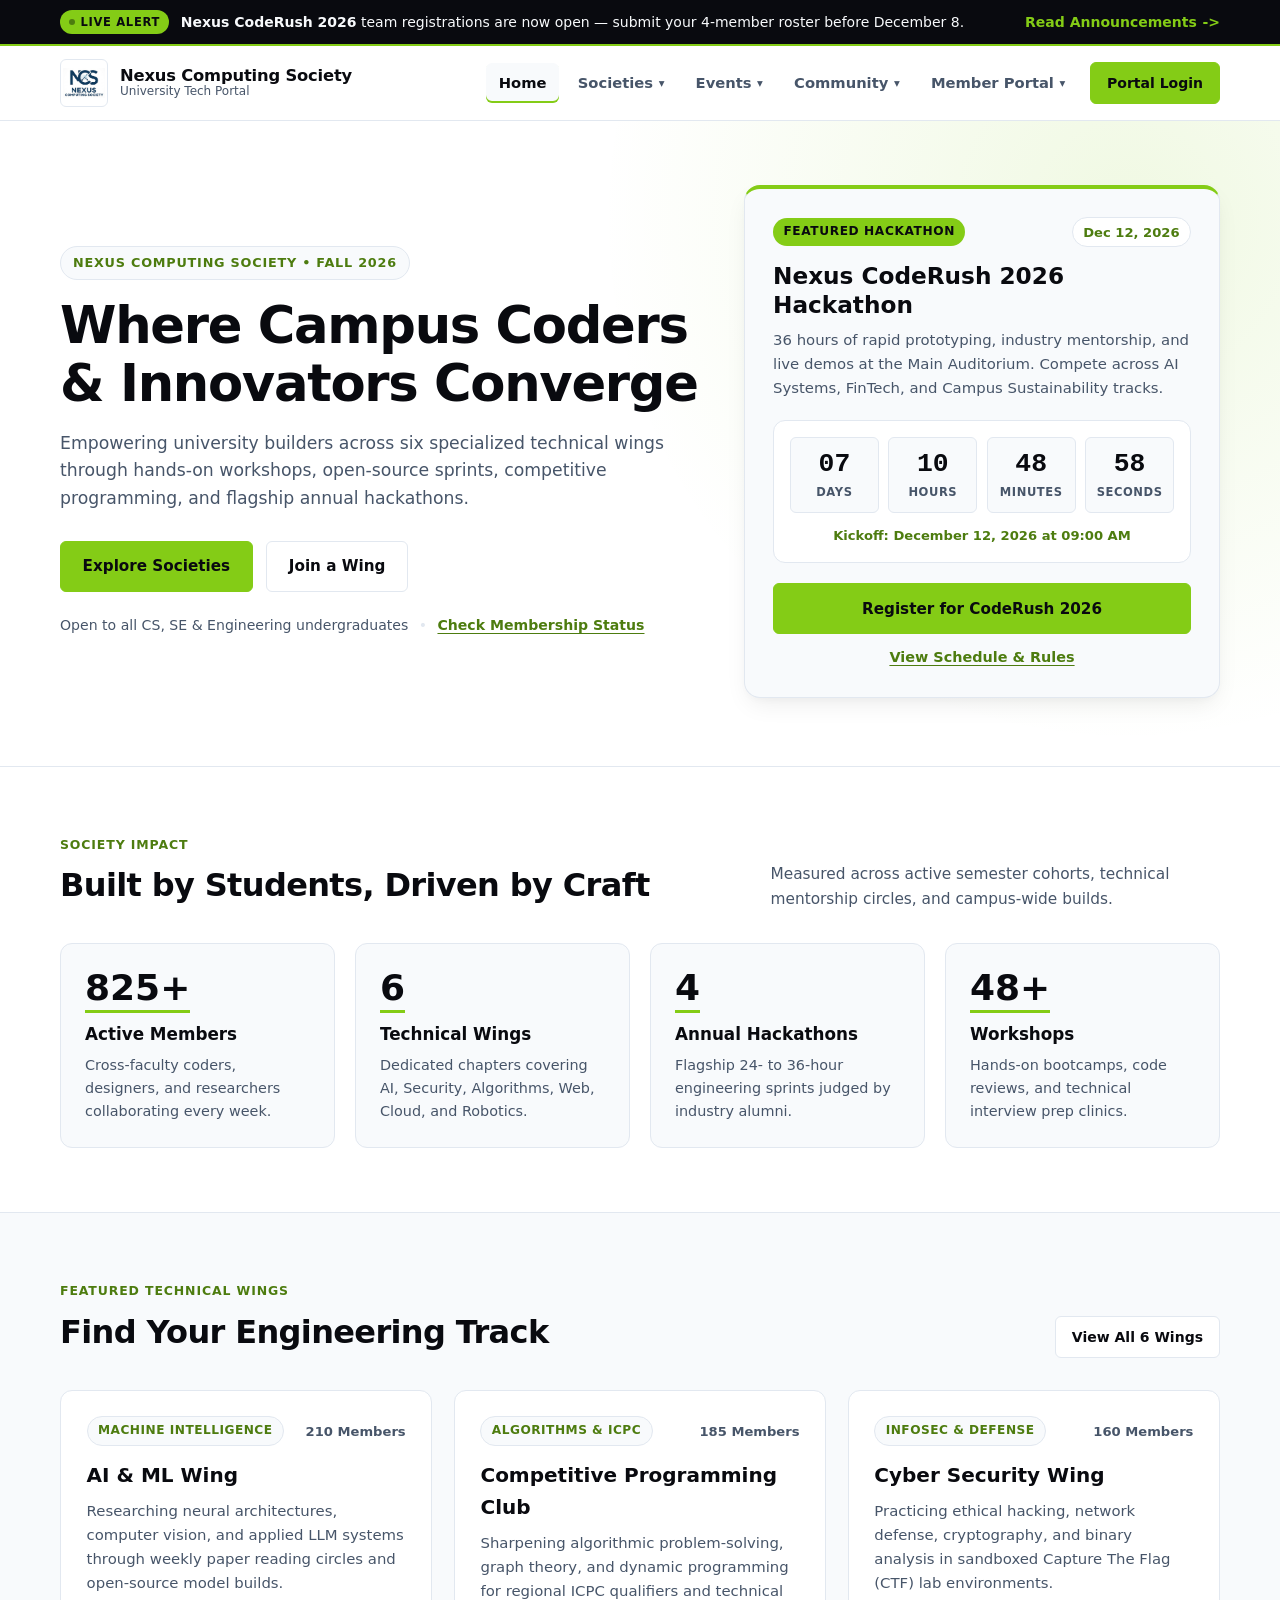
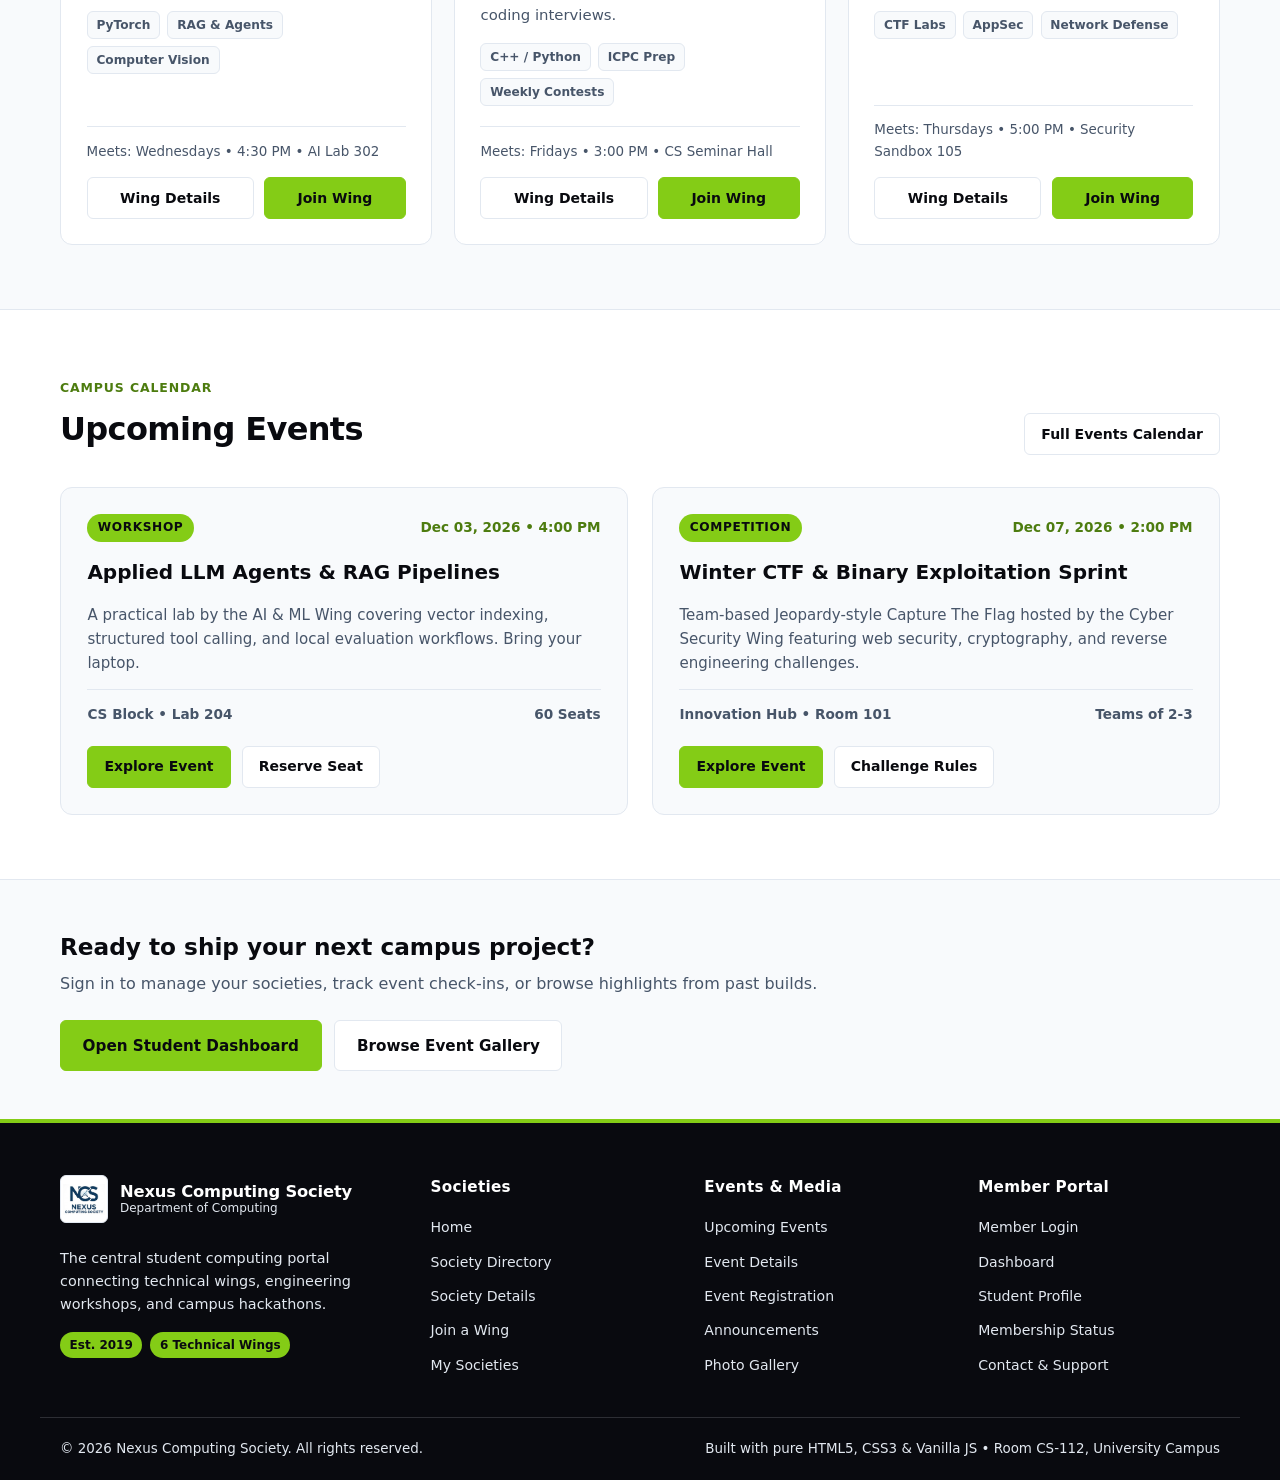
<file: index.html>
<!DOCTYPE html>
<html lang="en">
<head>
  <meta charset="UTF-8">
  <meta name="viewport" content="width=device-width, initial-scale=1.0">
  <meta name="description" content="Nexus Computing Society university portal — technical wings, hackathons, workshops, and student developer community.">
  <title>Nexus Computing Society | Campus Computing &amp; Innovation Portal</title>
  <link rel="stylesheet" href="css/home-directory.css">
  <script src="js/home-directory.js" defer></script>
</head>
<body>
  <a class="skip-link" href="#main-content">Skip to main content</a>

  <!-- Live Announcement Banner -->
  <div class="announcement-banner" role="region" aria-label="Latest society announcement">
    <div class="container announcement-inner">
      <div class="announcement-content">
        <span class="badge-live">LIVE ALERT</span>
        <p class="announcement-text">
          <strong>Nexus CodeRush 2026</strong> team registrations are now open — submit your 4-member roster before December 8.
        </p>
      </div>
      <a class="announcement-link" href="pages/announcements.html">
        Read Announcements
        <span aria-hidden="true">-&gt;</span>
      </a>
    </div>
  </div>

  <!-- Sticky Header & Accessible Navigation -->
  <header class="site-header" id="site-header">
    <div class="container header-inner">
      <a class="brand" href="index.html" aria-label="Nexus Computing Society Home">
        <img class="brand-logo" src="images/logo.png" alt="Nexus Computing Society Logo" width="48" height="48">
        <span class="brand-text">
          <span class="brand-name">Nexus Computing Society</span>
          <span class="brand-sub">University Tech Portal</span>
        </span>
      </a>

      <button
        type="button"
        class="nav-toggle"
        id="nav-toggle"
        aria-controls="primary-navigation"
        aria-expanded="false"
        aria-label="Toggle navigation menu"
      >
        <span class="hamburger-box" aria-hidden="true">
          <span class="hamburger-line"></span>
          <span class="hamburger-line"></span>
          <span class="hamburger-line"></span>
        </span>
        <span class="nav-toggle-label">Menu</span>
      </button>

      <nav class="primary-nav" id="primary-navigation" aria-label="Primary portal navigation">
        <ul class="nav-list">
          <li class="nav-item">
            <a class="nav-link is-active" href="index.html" aria-current="page">Home</a>
          </li>

          <li class="nav-item has-dropdown">
            <button type="button" class="nav-link dropdown-trigger" aria-expanded="false" aria-controls="menu-societies">
              Societies
              <span class="chevron" aria-hidden="true">&#9662;</span>
            </button>
            <ul class="dropdown-menu" id="menu-societies">
              <li><a class="dropdown-link" href="pages/directory.html">Society Directory</a></li>
              <li><a class="dropdown-link" href="pages/society-details.html">Society Details</a></li>
              <li><a class="dropdown-link" href="pages/join-society.html">Join a Wing</a></li>
              <li><a class="dropdown-link" href="pages/my-societies.html">My Societies</a></li>
              <li><a class="dropdown-link" href="pages/membership-status.html">Membership Status</a></li>
            </ul>
          </li>

          <li class="nav-item has-dropdown">
            <button type="button" class="nav-link dropdown-trigger" aria-expanded="false" aria-controls="menu-events">
              Events
              <span class="chevron" aria-hidden="true">&#9662;</span>
            </button>
            <ul class="dropdown-menu" id="menu-events">
              <li><a class="dropdown-link" href="pages/events.html">Events Calendar</a></li>
              <li><a class="dropdown-link" href="pages/event-details.html">Event Details</a></li>
              <li><a class="dropdown-link" href="pages/event-register.html">Event Registration</a></li>
            </ul>
          </li>

          <li class="nav-item has-dropdown">
            <button type="button" class="nav-link dropdown-trigger" aria-expanded="false" aria-controls="menu-community">
              Community
              <span class="chevron" aria-hidden="true">&#9662;</span>
            </button>
            <ul class="dropdown-menu" id="menu-community">
              <li><a class="dropdown-link" href="pages/announcements.html">Announcements</a></li>
              <li><a class="dropdown-link" href="pages/gallery.html">Media Gallery</a></li>
              <li><a class="dropdown-link" href="pages/contact.html">Contact Us</a></li>
            </ul>
          </li>

          <li class="nav-item has-dropdown">
            <button type="button" class="nav-link dropdown-trigger" aria-expanded="false" aria-controls="menu-member">
              Member Portal
              <span class="chevron" aria-hidden="true">&#9662;</span>
            </button>
            <ul class="dropdown-menu" id="menu-member">
              <li><a class="dropdown-link" href="pages/dashboard.html">Student Dashboard</a></li>
              <li><a class="dropdown-link" href="pages/profile.html">My Profile</a></li>
              <li><a class="dropdown-link" href="pages/login.html">Member Login</a></li>
            </ul>
          </li>

          <li class="nav-item nav-cta-wrap">
            <a class="btn btn-primary btn-sm" href="pages/login.html">Portal Login</a>
          </li>
        </ul>
      </nav>
    </div>
  </header>

  <main id="main-content">
    <!-- Hero Section & Live Hackathon Countdown -->
    <section class="hero-section" aria-labelledby="hero-heading">
      <div class="container hero-grid">
        <div class="hero-copy">
          <span class="eyebrow-badge">Nexus Computing Society &bull; Fall 2026</span>
          <h1 class="hero-title" id="hero-heading">Where Campus Coders &amp; Innovators Converge</h1>
          <p class="hero-tagline">
            Empowering university builders across six specialized technical wings through hands-on workshops, open-source sprints, competitive programming, and flagship annual hackathons.
          </p>
          <div class="hero-actions">
            <a class="btn btn-primary" href="pages/directory.html">Explore Societies</a>
            <a class="btn btn-secondary" href="pages/join-society.html">Join a Wing</a>
          </div>
          <div class="hero-meta">
            <span>Open to all CS, SE &amp; Engineering undergraduates</span>
            <span class="meta-dot" aria-hidden="true">&bull;</span>
            <a class="inline-accent-link" href="pages/membership-status.html">Check Membership Status</a>
          </div>
        </div>

        <!-- Featured Event Card: Nexus CodeRush 2026 Hackathon -->
        <article class="countdown-card" aria-labelledby="coderush-title">
          <div class="card-top-bar">
            <span class="tag-accent">Featured Hackathon</span>
            <span class="event-date-pill">Dec 12, 2026</span>
          </div>
          <h2 class="countdown-title" id="coderush-title">Nexus CodeRush 2026 Hackathon</h2>
          <p class="countdown-desc">
            36 hours of rapid prototyping, industry mentorship, and live demos at the Main Auditorium. Compete across AI Systems, FinTech, and Campus Sustainability tracks.
          </p>

          <div class="countdown-wrapper" aria-label="Countdown to Nexus CodeRush 2026 Hackathon">
            <div class="countdown-grid" id="hackathon-countdown" role="timer" aria-live="off">
              <div class="time-unit">
                <span class="time-value" id="cd-days">00</span>
                <span class="time-label">Days</span>
              </div>
              <div class="time-unit">
                <span class="time-value" id="cd-hours">00</span>
                <span class="time-label">Hours</span>
              </div>
              <div class="time-unit">
                <span class="time-value" id="cd-minutes">00</span>
                <span class="time-label">Minutes</span>
              </div>
              <div class="time-unit">
                <span class="time-value" id="cd-seconds">00</span>
                <span class="time-label">Seconds</span>
              </div>
            </div>
            <p class="countdown-status" id="countdown-status">Kickoff: December 12, 2026 at 09:00 AM</p>
          </div>

          <div class="countdown-footer">
            <a class="btn btn-primary btn-block" href="pages/event-register.html">Register for CodeRush 2026</a>
            <a class="btn-text-link" href="pages/event-details.html">View Schedule &amp; Rules</a>
          </div>
        </article>
      </div>
    </section>

    <!-- Society Highlights (4 Stat Cards) -->
    <section class="stats-section" aria-labelledby="stats-heading">
      <div class="container">
        <div class="section-header">
          <div>
            <span class="section-kicker">Society Impact</span>
            <h2 class="section-title" id="stats-heading">Built by Students, Driven by Craft</h2>
          </div>
          <p class="section-subtitle">
            Measured across active semester cohorts, technical mentorship circles, and campus-wide builds.
          </p>
        </div>

        <div class="stats-grid">
          <article class="stat-card">
            <p class="stat-number">825+</p>
            <h3 class="stat-label">Active Members</h3>
            <p class="stat-note">Cross-faculty coders, designers, and researchers collaborating every week.</p>
          </article>

          <article class="stat-card">
            <p class="stat-number">6</p>
            <h3 class="stat-label">Technical Wings</h3>
            <p class="stat-note">Dedicated chapters covering AI, Security, Algorithms, Web, Cloud, and Robotics.</p>
          </article>

          <article class="stat-card">
            <p class="stat-number">4</p>
            <h3 class="stat-label">Annual Hackathons</h3>
            <p class="stat-note">Flagship 24- to 36-hour engineering sprints judged by industry alumni.</p>
          </article>

          <article class="stat-card">
            <p class="stat-number">48+</p>
            <h3 class="stat-label">Workshops</h3>
            <p class="stat-note">Hands-on bootcamps, code reviews, and technical interview prep clinics.</p>
          </article>
        </div>
      </div>
    </section>

    <!-- Featured Technical Wings (Dynamically Rendered from JS Array) -->
    <section class="wings-section" aria-labelledby="wings-heading">
      <div class="container">
        <div class="section-header">
          <div>
            <span class="section-kicker">Featured Technical Wings</span>
            <h2 class="section-title" id="wings-heading">Find Your Engineering Track</h2>
          </div>
          <a class="btn btn-secondary btn-sm" href="pages/directory.html">View All 6 Wings</a>
        </div>

        <div class="wings-grid" id="featured-wings-grid" aria-live="polite">
          <noscript>
            <p class="noscript-note">Enable JavaScript to load featured technical wings, or visit the <a href="pages/directory.html">Society Directory</a>.</p>
          </noscript>
        </div>
      </div>
    </section>

    <!-- Upcoming Events Preview (2 Cards) -->
    <section class="events-section" aria-labelledby="events-heading">
      <div class="container">
        <div class="section-header">
          <div>
            <span class="section-kicker">Campus Calendar</span>
            <h2 class="section-title" id="events-heading">Upcoming Events</h2>
          </div>
          <a class="btn btn-secondary btn-sm" href="pages/events.html">Full Events Calendar</a>
        </div>

        <div class="events-grid">
          <article class="event-card">
            <div class="event-card-head">
              <span class="tag-accent">Workshop</span>
              <time class="event-meta-date" datetime="2026-12-03">Dec 03, 2026 &bull; 4:00 PM</time>
            </div>
            <h3 class="event-card-title">Applied LLM Agents &amp; RAG Pipelines</h3>
            <p class="event-card-desc">
              A practical lab by the AI &amp; ML Wing covering vector indexing, structured tool calling, and local evaluation workflows. Bring your laptop.
            </p>
            <div class="event-card-meta">
              <span>CS Block &bull; Lab 204</span>
              <span>60 Seats</span>
            </div>
            <div class="event-card-actions">
              <a class="btn btn-primary btn-sm" href="pages/events.html">Explore Event</a>
              <a class="btn btn-secondary btn-sm" href="pages/event-register.html">Reserve Seat</a>
            </div>
          </article>

          <article class="event-card">
            <div class="event-card-head">
              <span class="tag-accent">Competition</span>
              <time class="event-meta-date" datetime="2026-12-07">Dec 07, 2026 &bull; 2:00 PM</time>
            </div>
            <h3 class="event-card-title">Winter CTF &amp; Binary Exploitation Sprint</h3>
            <p class="event-card-desc">
              Team-based Jeopardy-style Capture The Flag hosted by the Cyber Security Wing featuring web security, cryptography, and reverse engineering challenges.
            </p>
            <div class="event-card-meta">
              <span>Innovation Hub &bull; Room 101</span>
              <span>Teams of 2-3</span>
            </div>
            <div class="event-card-actions">
              <a class="btn btn-primary btn-sm" href="pages/events.html">Explore Event</a>
              <a class="btn btn-secondary btn-sm" href="pages/event-details.html">Challenge Rules</a>
            </div>
          </article>
        </div>
      </div>
    </section>

    <!-- Bottom Call-to-Action Strip -->
    <section class="cta-strip" aria-labelledby="cta-heading">
      <div class="container cta-strip-inner">
        <div>
          <h2 class="cta-title" id="cta-heading">Ready to ship your next campus project?</h2>
          <p class="cta-subtitle">Sign in to manage your societies, track event check-ins, or browse highlights from past builds.</p>
        </div>
        <div class="cta-actions">
          <a class="btn btn-primary" href="pages/dashboard.html">Open Student Dashboard</a>
          <a class="btn btn-secondary" href="pages/gallery.html">Browse Event Gallery</a>
        </div>
      </div>
    </section>
  </main>

  <!-- Matching Society Footer -->
  <footer class="site-footer">
    <div class="container footer-grid">
      <div class="footer-brand-col">
        <a class="brand footer-brand" href="index.html">
          <img class="brand-logo" src="images/logo.png" alt="Nexus Computing Society Logo" width="44" height="44">
          <span class="brand-text">
            <span class="brand-name">Nexus Computing Society</span>
            <span class="brand-sub">Department of Computing</span>
          </span>
        </a>
        <p class="footer-about">
          The central student computing portal connecting technical wings, engineering workshops, and campus hackathons.
        </p>
        <div class="footer-badges">
          <span class="footer-pill">Est. 2019</span>
          <span class="footer-pill">6 Technical Wings</span>
        </div>
      </div>

      <div class="footer-links-col">
        <h3 class="footer-heading">Societies</h3>
        <ul class="footer-list">
          <li><a href="index.html">Home</a></li>
          <li><a href="pages/directory.html">Society Directory</a></li>
          <li><a href="pages/society-details.html">Society Details</a></li>
          <li><a href="pages/join-society.html">Join a Wing</a></li>
          <li><a href="pages/my-societies.html">My Societies</a></li>
        </ul>
      </div>

      <div class="footer-links-col">
        <h3 class="footer-heading">Events &amp; Media</h3>
        <ul class="footer-list">
          <li><a href="pages/events.html">Upcoming Events</a></li>
          <li><a href="pages/event-details.html">Event Details</a></li>
          <li><a href="pages/event-register.html">Event Registration</a></li>
          <li><a href="pages/announcements.html">Announcements</a></li>
          <li><a href="pages/gallery.html">Photo Gallery</a></li>
        </ul>
      </div>

      <div class="footer-links-col">
        <h3 class="footer-heading">Member Portal</h3>
        <ul class="footer-list">
          <li><a href="pages/login.html">Member Login</a></li>
          <li><a href="pages/dashboard.html">Dashboard</a></li>
          <li><a href="pages/profile.html">Student Profile</a></li>
          <li><a href="pages/membership-status.html">Membership Status</a></li>
          <li><a href="pages/contact.html">Contact &amp; Support</a></li>
        </ul>
      </div>
    </div>

    <div class="container footer-bottom">
      <p>&copy; 2026 Nexus Computing Society. All rights reserved.</p>
      <p>Built with pure HTML5, CSS3 &amp; Vanilla JS &bull; Room CS-112, University Campus</p>
    </div>
  </footer>
</body>
</html>
</file>
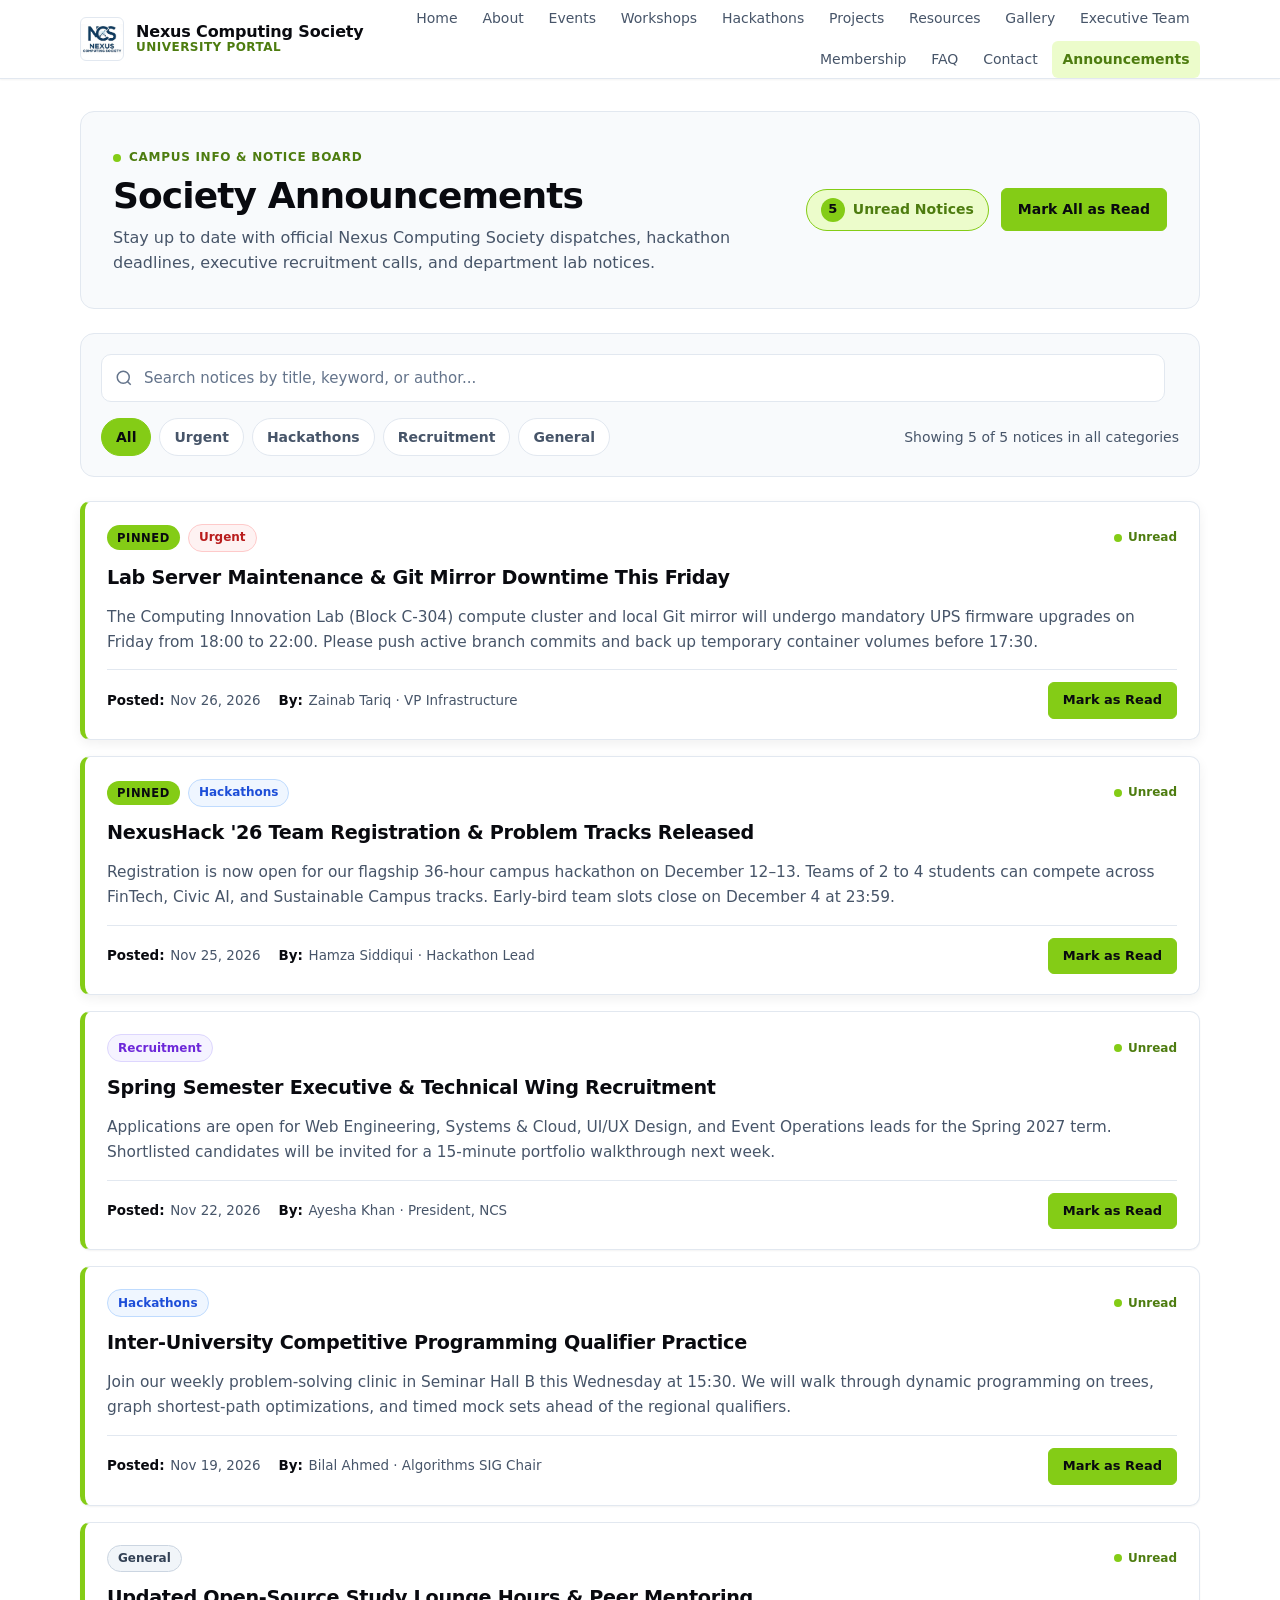
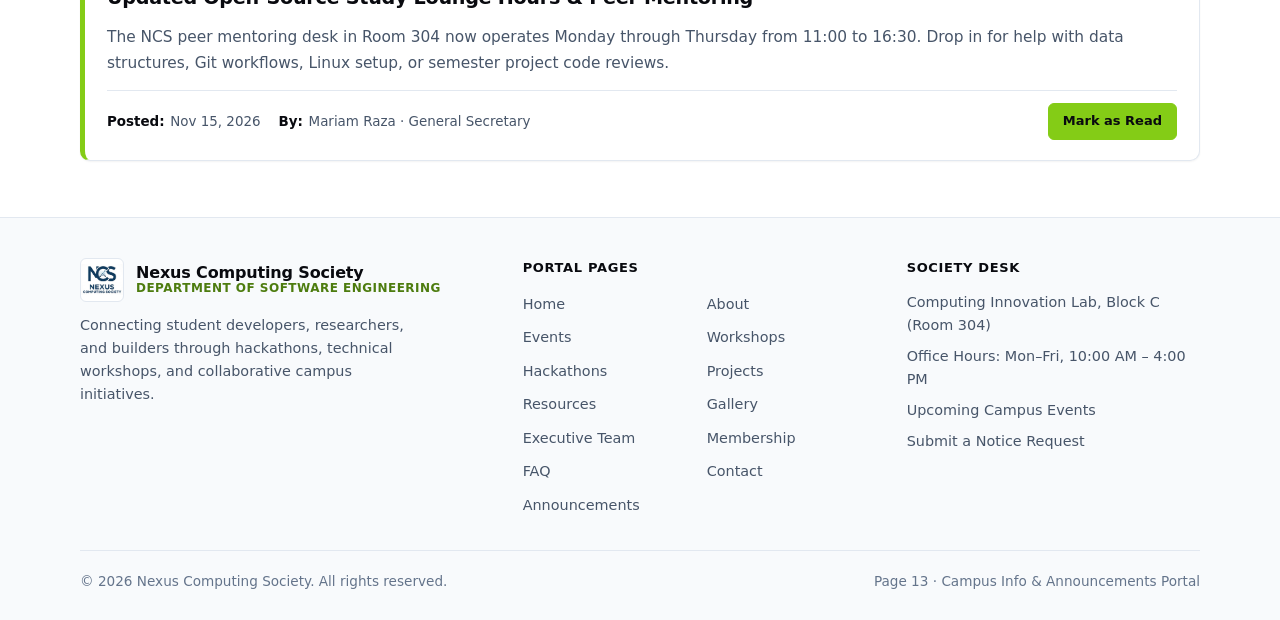
<file: pages/announcements.html>
<!DOCTYPE html>
<html lang="en">
<head>
  <meta charset="UTF-8">
  <meta name="viewport" content="width=device-width, initial-scale=1.0">
  <meta name="description" content="Official announcements, hackathon notices, recruitment updates, and campus bulletins from the Nexus Computing Society.">
  <title>Announcements | Nexus Computing Society</title>
  <link rel="stylesheet" href="../css/campus-info.css">
</head>
<body>
  <a class="skip-link" href="#main-content">Skip to main content</a>

  <header class="site-header">
    <div class="container header-inner">
      <a class="brand-link" href="../index.html">
        <img
          src="../images/logo.png"
          alt="Nexus Computing Society Logo"
          class="brand-logo"
          width="44"
          height="44"
        >
        <span class="brand-text">
          <span class="brand-title">Nexus Computing Society</span>
          <span class="brand-subtitle">University Portal</span>
        </span>
      </a>

      <button
        type="button"
        id="nav-toggle"
        class="nav-toggle"
        aria-label="Toggle navigation menu"
        aria-expanded="false"
        aria-controls="primary-navigation"
      >
        <span class="nav-toggle-icon" aria-hidden="true">
          <span class="nav-toggle-bar"></span>
          <span class="nav-toggle-bar"></span>
          <span class="nav-toggle-bar"></span>
        </span>
      </button>

      <nav id="primary-navigation" class="primary-nav" aria-label="Primary portal navigation">
        <ul class="nav-list">
          <li><a class="nav-link" href="../index.html">Home</a></li>
          <li><a class="nav-link" href="about.html">About</a></li>
          <li><a class="nav-link" href="events.html">Events</a></li>
          <li><a class="nav-link" href="workshops.html">Workshops</a></li>
          <li><a class="nav-link" href="hackathons.html">Hackathons</a></li>
          <li><a class="nav-link" href="projects.html">Projects</a></li>
          <li><a class="nav-link" href="resources.html">Resources</a></li>
          <li><a class="nav-link" href="gallery.html">Gallery</a></li>
          <li><a class="nav-link" href="team.html">Executive Team</a></li>
          <li><a class="nav-link" href="membership.html">Membership</a></li>
          <li><a class="nav-link" href="faq.html">FAQ</a></li>
          <li><a class="nav-link" href="contact.html">Contact</a></li>
          <li><a class="nav-link" href="announcements.html" aria-current="page">Announcements</a></li>
        </ul>
      </nav>
    </div>
  </header>

  <main id="main-content" class="site-main">
    <div class="container">
      <section class="page-hero" aria-labelledby="announcements-heading">
        <div>
          <p class="hero-eyebrow">
            <span class="hero-dot" aria-hidden="true"></span>
            Campus Info &amp; Notice Board
          </p>
          <h1 id="announcements-heading" class="hero-title">Society Announcements</h1>
          <p class="hero-description">
            Stay up to date with official Nexus Computing Society dispatches, hackathon deadlines,
            executive recruitment calls, and department lab notices.
          </p>
        </div>

        <div class="hero-actions">
          <div id="unread-counter-badge" class="unread-counter-badge" aria-live="polite">
            <span id="unread-count-number" class="unread-count-number">0</span>
            <span id="unread-count-label">Unread Notices</span>
          </div>
          <button type="button" id="mark-all-read-btn" class="btn btn-lime">
            Mark All as Read
          </button>
        </div>
      </section>

      <section class="controls-section" aria-label="Search and filter announcements">
        <div class="controls-top-row">
          <div class="search-field">
            <label for="announcement-search" class="sr-only">Search announcements by keyword</label>
            <svg class="search-icon" viewBox="0 0 24 24" fill="none" stroke="currentColor" stroke-width="2" aria-hidden="true">
              <circle cx="11" cy="11" r="8"></circle>
              <line x1="21" y1="21" x2="16.65" y2="16.65"></line>
            </svg>
            <input
              type="search"
              id="announcement-search"
              class="search-input"
              placeholder="Search notices by title, keyword, or author..."
              autocomplete="off"
            >
            <button
              type="button"
              id="search-clear-btn"
              class="search-clear-btn"
              aria-label="Clear search query"
              hidden
            >
              <svg width="16" height="16" viewBox="0 0 24 24" fill="none" stroke="currentColor" stroke-width="2" aria-hidden="true">
                <line x1="18" y1="6" x2="6" y2="18"></line>
                <line x1="6" y1="6" x2="18" y2="18"></line>
              </svg>
            </button>
          </div>
        </div>

        <div class="filter-toolbar">
          <div class="category-filters" role="group" aria-label="Filter notices by category">
            <button type="button" class="filter-btn is-active" data-category="All" aria-pressed="true">All</button>
            <button type="button" class="filter-btn" data-category="Urgent" aria-pressed="false">Urgent</button>
            <button type="button" class="filter-btn" data-category="Hackathons" aria-pressed="false">Hackathons</button>
            <button type="button" class="filter-btn" data-category="Recruitment" aria-pressed="false">Recruitment</button>
            <button type="button" class="filter-btn" data-category="General" aria-pressed="false">General</button>
          </div>

          <p id="feed-meta-status" class="feed-meta-status" aria-live="polite">
            Showing all notices
          </p>
        </div>
      </section>

      <section class="feed-section" aria-labelledby="notice-feed-heading">
        <h2 id="notice-feed-heading" class="sr-only">Notice Feed</h2>

        <div id="announcements-feed" class="announcements-grid"></div>

        <section id="empty-state" class="empty-state" aria-live="polite" hidden>
          <div class="empty-state-icon" aria-hidden="true">
            <svg width="24" height="24" viewBox="0 0 24 24" fill="none" stroke="currentColor" stroke-width="2">
              <circle cx="11" cy="11" r="8"></circle>
              <line x1="21" y1="21" x2="16.65" y2="16.65"></line>
            </svg>
          </div>
          <h3 class="empty-state-title">No matching announcements found</h3>
          <p class="empty-state-text">
            No notices match your current search term or category filter. Clear your filters to view all society updates.
          </p>
          <button type="button" id="reset-filters-btn" class="btn btn-lime">
            Reset Filters
          </button>
        </section>
      </section>
    </div>
  </main>

  <footer class="site-footer">
    <div class="container">
      <div class="footer-grid">
        <div class="footer-brand">
          <a class="brand-link" href="../index.html">
            <img
              src="../images/logo.png"
              alt="Nexus Computing Society Logo"
              class="brand-logo"
              width="40"
              height="40"
            >
            <span class="brand-text">
              <span class="brand-title">Nexus Computing Society</span>
              <span class="brand-subtitle">Department of Software Engineering</span>
            </span>
          </a>
          <p class="footer-description">
            Connecting student developers, researchers, and builders through hackathons,
            technical workshops, and collaborative campus initiatives.
          </p>
        </div>

        <div>
          <h2 class="footer-heading">Portal Pages</h2>
          <ul class="footer-links">
            <li><a class="footer-link" href="../index.html">Home</a></li>
            <li><a class="footer-link" href="about.html">About</a></li>
            <li><a class="footer-link" href="events.html">Events</a></li>
            <li><a class="footer-link" href="workshops.html">Workshops</a></li>
            <li><a class="footer-link" href="hackathons.html">Hackathons</a></li>
            <li><a class="footer-link" href="projects.html">Projects</a></li>
            <li><a class="footer-link" href="resources.html">Resources</a></li>
            <li><a class="footer-link" href="gallery.html">Gallery</a></li>
            <li><a class="footer-link" href="team.html">Executive Team</a></li>
            <li><a class="footer-link" href="membership.html">Membership</a></li>
            <li><a class="footer-link" href="faq.html">FAQ</a></li>
            <li><a class="footer-link" href="contact.html">Contact</a></li>
            <li><a class="footer-link" href="announcements.html">Announcements</a></li>
          </ul>
        </div>

        <div>
          <h2 class="footer-heading">Society Desk</h2>
          <ul class="footer-meta-list">
            <li>Computing Innovation Lab, Block C (Room 304)</li>
            <li>Office Hours: Mon–Fri, 10:00 AM – 4:00 PM</li>
            <li><a class="footer-link" href="events.html">Upcoming Campus Events</a></li>
            <li><a class="footer-link" href="contact.html">Submit a Notice Request</a></li>
          </ul>
        </div>
      </div>

      <div class="footer-bottom">
        <p>&copy; 2026 Nexus Computing Society. All rights reserved.</p>
        <p>Page 13 &middot; Campus Info &amp; Announcements Portal</p>
      </div>
    </div>
  </footer>

  <script src="../js/campus-info.js"></script>
</body>
</html>
</file>
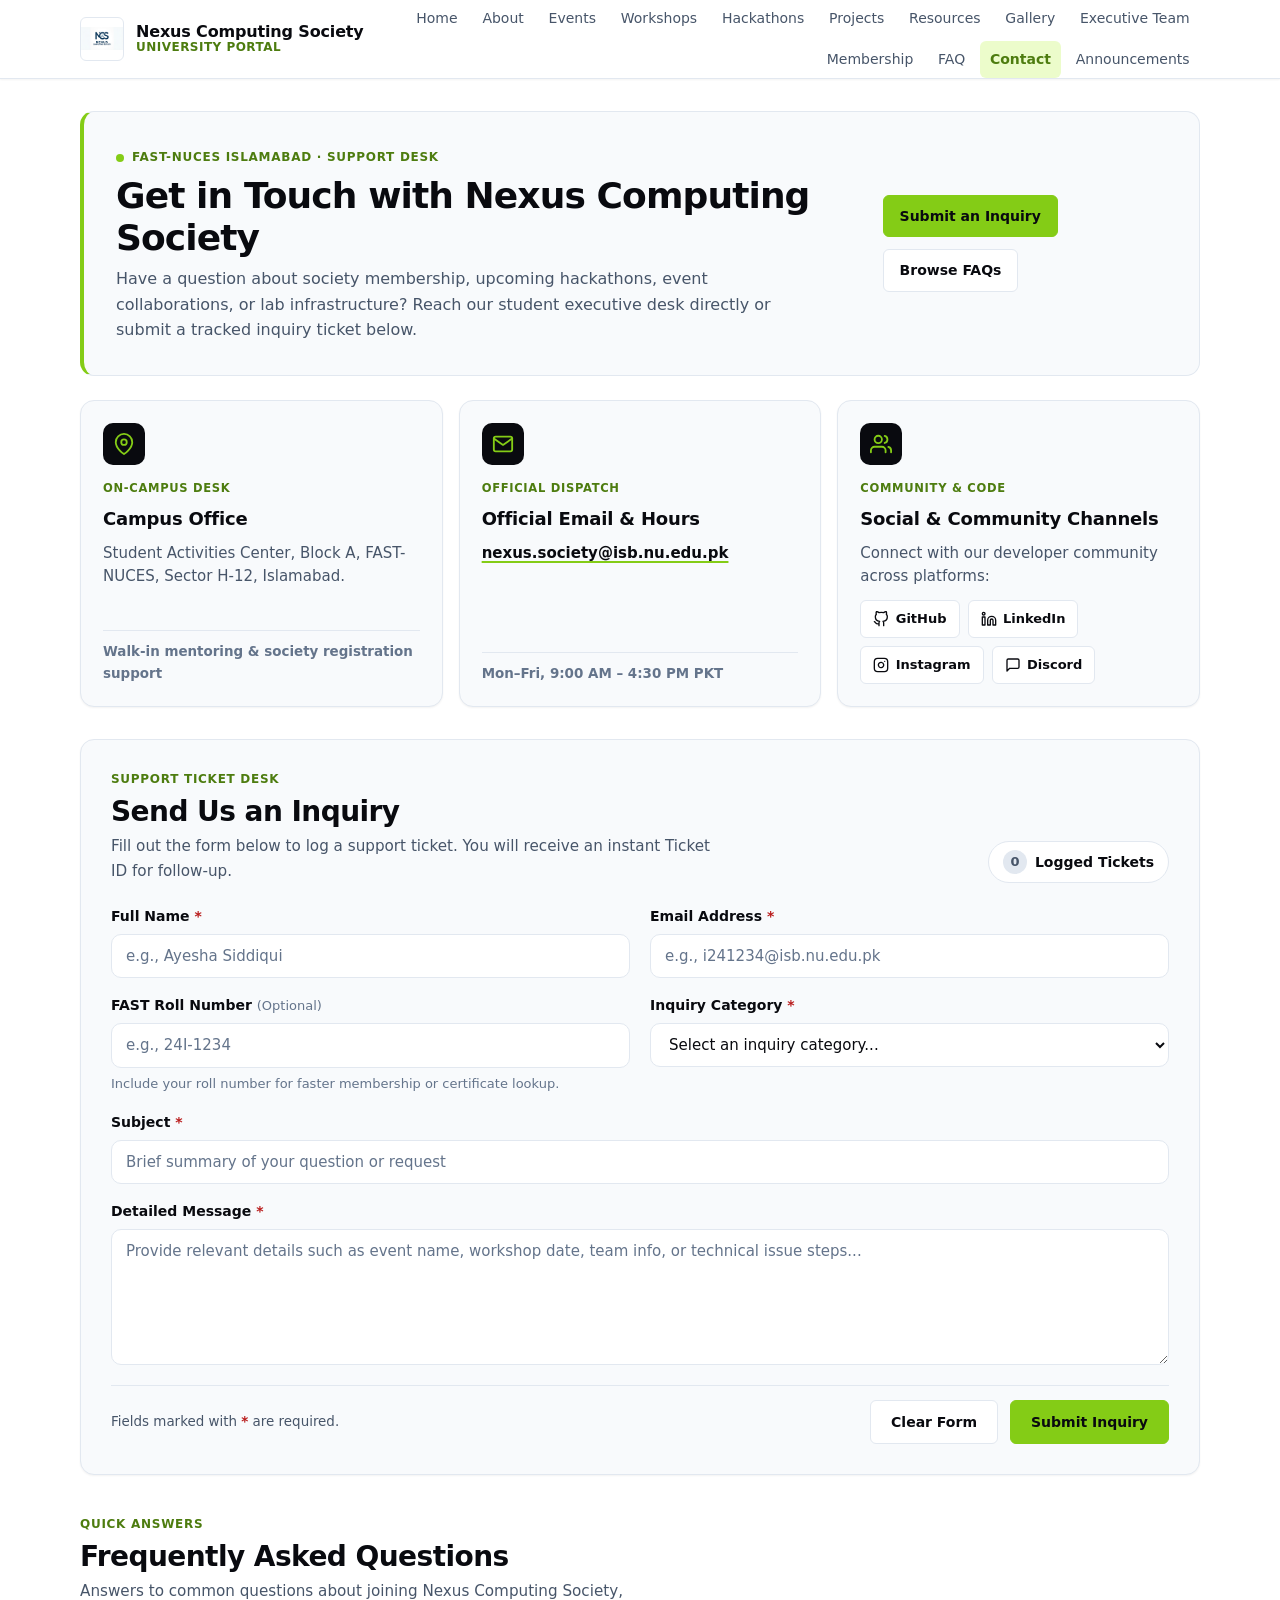
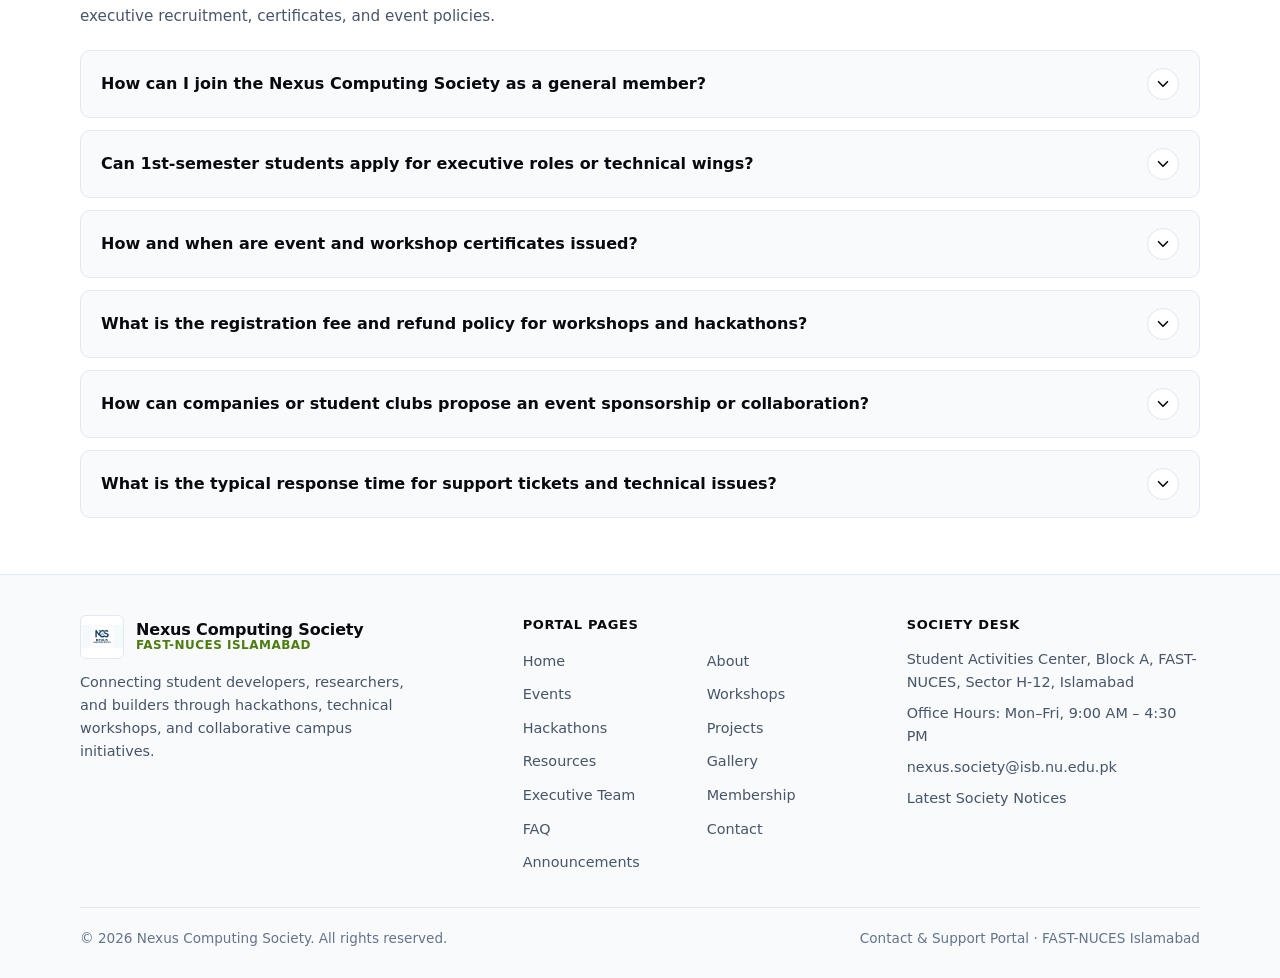
<file: pages/contact.html>
<!DOCTYPE html>
<html lang="en">
<head>
  <meta charset="UTF-8">
  <meta name="viewport" content="width=device-width, initial-scale=1.0">
  <meta name="description" content="Contact the Nexus Computing Society at FAST-NUCES Islamabad for membership inquiries, event collaborations, technical support, and frequently asked questions.">
  <title>Contact &amp; Support | Nexus Computing Society</title>
  <link rel="stylesheet" href="../css/campus-info.css">
</head>
<body>
  <a class="skip-link" href="#main-content">Skip to main content</a>

  <header class="site-header">
    <div class="container header-inner">
      <a class="brand-link" href="../index.html">
        <img
          src="../images/logo.jpg"
          alt="Nexus Computing Society Logo"
          class="brand-logo"
          width="44"
          height="44"
        >
        <span class="brand-text">
          <span class="brand-title">Nexus Computing Society</span>
          <span class="brand-subtitle">University Portal</span>
        </span>
      </a>

      <button
        type="button"
        id="nav-toggle"
        class="nav-toggle"
        aria-label="Toggle navigation menu"
        aria-expanded="false"
        aria-controls="primary-navigation"
      >
        <span class="nav-toggle-icon" aria-hidden="true">
          <span class="nav-toggle-bar"></span>
          <span class="nav-toggle-bar"></span>
          <span class="nav-toggle-bar"></span>
        </span>
      </button>

      <nav id="primary-navigation" class="primary-nav" aria-label="Primary portal navigation">
        <ul class="nav-list">
          <li><a class="nav-link" href="../index.html">Home</a></li>
          <li><a class="nav-link" href="about.html">About</a></li>
          <li><a class="nav-link" href="events.html">Events</a></li>
          <li><a class="nav-link" href="workshops.html">Workshops</a></li>
          <li><a class="nav-link" href="hackathons.html">Hackathons</a></li>
          <li><a class="nav-link" href="projects.html">Projects</a></li>
          <li><a class="nav-link" href="resources.html">Resources</a></li>
          <li><a class="nav-link" href="gallery.html">Gallery</a></li>
          <li><a class="nav-link" href="team.html">Executive Team</a></li>
          <li><a class="nav-link" href="membership.html">Membership</a></li>
          <li><a class="nav-link" href="faq.html">FAQ</a></li>
          <li><a class="nav-link" href="contact.html" aria-current="page">Contact</a></li>
          <li><a class="nav-link" href="announcements.html">Announcements</a></li>
        </ul>
      </nav>
    </div>
  </header>

  <main id="main-content" class="site-main">
    <div class="container">
      <!-- 1. Hero Header & Direct Contact Cards -->
      <section class="page-hero contact-hero" aria-labelledby="contact-heading">
        <div>
          <p class="hero-eyebrow">
            <span class="hero-dot" aria-hidden="true"></span>
            FAST-NUCES Islamabad &middot; Support Desk
          </p>
          <h1 id="contact-heading" class="hero-title">Get in Touch with Nexus Computing Society</h1>
          <p class="hero-description">
            Have a question about society membership, upcoming hackathons, event collaborations,
            or lab infrastructure? Reach our student executive desk directly or submit a tracked inquiry ticket below.
          </p>
        </div>

        <div class="hero-actions">
          <a class="btn btn-lime" href="#contact-form-section">Submit an Inquiry</a>
          <a class="btn btn-outline" href="#faq-section">Browse FAQs</a>
        </div>
      </section>

      <section class="contact-cards-section" aria-labelledby="direct-contact-heading">
        <h2 id="direct-contact-heading" class="sr-only">Direct Contact Channels</h2>
        <div class="contact-info-grid">
          <article class="contact-info-card">
            <div class="contact-card-icon" aria-hidden="true">
              <svg width="22" height="22" viewBox="0 0 24 24" fill="none" stroke="currentColor" stroke-width="2" stroke-linecap="round" stroke-linejoin="round">
                <path d="M21 10c0 7-9 13-9 13s-9-6-9-13a9 9 0 0 1 18 0z"></path>
                <circle cx="12" cy="10" r="3"></circle>
              </svg>
            </div>
            <p class="contact-card-eyebrow">On-Campus Desk</p>
            <h3 class="contact-card-title">Campus Office</h3>
            <p class="contact-card-text">
              Student Activities Center, Block A, FAST-NUCES, Sector H-12, Islamabad.
            </p>
            <p class="contact-card-meta">Walk-in mentoring &amp; society registration support</p>
          </article>

          <article class="contact-info-card">
            <div class="contact-card-icon" aria-hidden="true">
              <svg width="22" height="22" viewBox="0 0 24 24" fill="none" stroke="currentColor" stroke-width="2" stroke-linecap="round" stroke-linejoin="round">
                <path d="M4 4h16c1.1 0 2 .9 2 2v12c0 1.1-.9 2-2 2H4c-1.1 0-2-.9-2-2V6c0-1.1.9-2 2-2z"></path>
                <polyline points="22,6 12,13 2,6"></polyline>
              </svg>
            </div>
            <p class="contact-card-eyebrow">Official Dispatch</p>
            <h3 class="contact-card-title">Official Email &amp; Hours</h3>
            <p class="contact-card-text">
              <a class="contact-email-link" href="mailto:nexus.society@isb.nu.edu.pk">
                nexus.society@isb.nu.edu.pk
              </a>
            </p>
            <p class="contact-card-meta">Mon&ndash;Fri, 9:00 AM &ndash; 4:30 PM PKT</p>
          </article>

          <article class="contact-info-card">
            <div class="contact-card-icon" aria-hidden="true">
              <svg width="22" height="22" viewBox="0 0 24 24" fill="none" stroke="currentColor" stroke-width="2" stroke-linecap="round" stroke-linejoin="round">
                <path d="M17 21v-2a4 4 0 0 0-4-4H5a4 4 0 0 0-4 4v2"></path>
                <circle cx="9" cy="7" r="4"></circle>
                <path d="M23 21v-2a4 4 0 0 0-3-3.87"></path>
                <path d="M16 3.13a4 4 0 0 1 0 7.75"></path>
              </svg>
            </div>
            <p class="contact-card-eyebrow">Community &amp; Code</p>
            <h3 class="contact-card-title">Social &amp; Community Channels</h3>
            <p class="contact-card-text">Connect with our developer community across platforms:</p>
            <ul class="social-channels-list">
              <li>
                <a
                  class="social-channel-link"
                  href="https://github.com/nexus-computing-society"
                  target="_blank"
                  rel="noopener noreferrer"
                  aria-label="Nexus Computing Society on GitHub"
                >
                  <svg width="16" height="16" viewBox="0 0 24 24" fill="none" stroke="currentColor" stroke-width="2" stroke-linecap="round" stroke-linejoin="round" aria-hidden="true">
                    <path d="M9 19c-5 1.5-5-2.5-7-3m14 6v-3.87a3.37 3.37 0 0 0-.94-2.61c3.14-.35 6.44-1.54 6.44-7A5.44 5.44 0 0 0 20 4.77 5.07 5.07 0 0 0 19.91 1S18.73.65 16 2.48a13.38 13.38 0 0 0-7 0C6.27.65 5.09 1 5.09 1A5.07 5.07 0 0 0 5 4.77a5.44 5.44 0 0 0-1.5 3.78c0 5.42 3.3 6.61 6.44 7A3.37 3.37 0 0 0 9 18.13V22"></path>
                  </svg>
                  <span>GitHub</span>
                </a>
              </li>
              <li>
                <a
                  class="social-channel-link"
                  href="https://www.linkedin.com/company/nexus-computing-society"
                  target="_blank"
                  rel="noopener noreferrer"
                  aria-label="Nexus Computing Society on LinkedIn"
                >
                  <svg width="16" height="16" viewBox="0 0 24 24" fill="none" stroke="currentColor" stroke-width="2" stroke-linecap="round" stroke-linejoin="round" aria-hidden="true">
                    <path d="M16 8a6 6 0 0 1 6 6v7h-4v-7a2 2 0 0 0-2-2 2 2 0 0 0-2 2v7h-4v-7a6 6 0 0 1 6-6z"></path>
                    <rect x="2" y="9" width="4" height="12"></rect>
                    <circle cx="4" cy="4" r="2"></circle>
                  </svg>
                  <span>LinkedIn</span>
                </a>
              </li>
              <li>
                <a
                  class="social-channel-link"
                  href="https://www.instagram.com/nexus.fastisb"
                  target="_blank"
                  rel="noopener noreferrer"
                  aria-label="Nexus Computing Society on Instagram"
                >
                  <svg width="16" height="16" viewBox="0 0 24 24" fill="none" stroke="currentColor" stroke-width="2" stroke-linecap="round" stroke-linejoin="round" aria-hidden="true">
                    <rect x="2" y="2" width="20" height="20" rx="5" ry="5"></rect>
                    <path d="M16 11.37A4 4 0 1 1 12.63 8 4 4 0 0 1 16 11.37z"></path>
                    <line x1="17.5" y1="6.5" x2="17.51" y2="6.5"></line>
                  </svg>
                  <span>Instagram</span>
                </a>
              </li>
              <li>
                <a
                  class="social-channel-link"
                  href="https://discord.gg/nexus-fastisb"
                  target="_blank"
                  rel="noopener noreferrer"
                  aria-label="Nexus Computing Society on Discord"
                >
                  <svg width="16" height="16" viewBox="0 0 24 24" fill="none" stroke="currentColor" stroke-width="2" stroke-linecap="round" stroke-linejoin="round" aria-hidden="true">
                    <path d="M21 15a2 2 0 0 1-2 2H7l-4 4V5a2 2 0 0 1 2-2h14a2 2 0 0 1 2 2z"></path>
                  </svg>
                  <span>Discord</span>
                </a>
              </li>
            </ul>
          </article>
        </div>
      </section>

      <!-- 2. Validated Contact & Inquiry Form -->
      <section id="contact-form-section" class="contact-workspace" aria-labelledby="inquiry-form-heading">
        <div class="contact-form-panel">
          <div class="section-header-row">
            <div>
              <p class="section-eyebrow">Support Ticket Desk</p>
              <h2 id="inquiry-form-heading" class="section-title">Send Us an Inquiry</h2>
              <p class="section-subtitle">
                Fill out the form below to log a support ticket. You will receive an instant Ticket ID for follow-up.
              </p>
            </div>
            <div id="saved-tickets-badge" class="unread-counter-badge" aria-live="polite">
              <span id="saved-tickets-count" class="unread-count-number">0</span>
              <span id="saved-tickets-label">Logged Tickets</span>
            </div>
          </div>

          <!-- Ticket Confirmation Card (shown on valid submission) -->
          <div
            id="ticket-confirmation-card"
            class="ticket-confirmation-card"
            role="status"
            aria-live="polite"
            hidden
          >
            <div class="confirmation-icon" aria-hidden="true">
              <svg width="22" height="22" viewBox="0 0 24 24" fill="none" stroke="currentColor" stroke-width="2.5" stroke-linecap="round" stroke-linejoin="round">
                <polyline points="20 6 9 17 4 12"></polyline>
              </svg>
            </div>
            <div class="confirmation-body">
              <div class="confirmation-top-row">
                <h3 class="confirmation-title">Inquiry Logged Successfully</h3>
                <span id="confirmation-ticket-id" class="ticket-id-pill">TKT-0000</span>
              </div>
              <p id="confirmation-summary" class="confirmation-text"></p>
              <p id="confirmation-timestamp" class="confirmation-meta"></p>
              <div class="confirmation-actions">
                <button type="button" id="dismiss-confirmation-btn" class="btn btn-outline">
                  Dismiss Notice
                </button>
              </div>
            </div>
          </div>

          <form id="contact-inquiry-form" class="contact-form" novalidate>
            <div class="form-grid">
              <div class="form-field">
                <label for="contact-full-name" class="form-label">
                  Full Name <span class="required-mark" aria-hidden="true">*</span>
                </label>
                <input
                  type="text"
                  id="contact-full-name"
                  name="fullName"
                  class="form-input"
                  placeholder="e.g., Ayesha Siddiqui"
                  autocomplete="name"
                  required
                  aria-describedby="error-full-name"
                >
                <p id="error-full-name" class="field-error" role="alert"></p>
              </div>

              <div class="form-field">
                <label for="contact-email" class="form-label">
                  Email Address <span class="required-mark" aria-hidden="true">*</span>
                </label>
                <input
                  type="email"
                  id="contact-email"
                  name="email"
                  class="form-input"
                  placeholder="e.g., i241234@isb.nu.edu.pk"
                  autocomplete="email"
                  required
                  aria-describedby="error-email"
                >
                <p id="error-email" class="field-error" role="alert"></p>
              </div>

              <div class="form-field">
                <label for="contact-roll-number" class="form-label">
                  FAST Roll Number <span class="optional-tag">(Optional)</span>
                </label>
                <input
                  type="text"
                  id="contact-roll-number"
                  name="rollNumber"
                  class="form-input"
                  placeholder="e.g., 24I-1234"
                  autocomplete="off"
                  aria-describedby="hint-roll-number error-roll-number"
                >
                <p id="hint-roll-number" class="field-hint">
                  Include your roll number for faster membership or certificate lookup.
                </p>
                <p id="error-roll-number" class="field-error" role="alert"></p>
              </div>

              <div class="form-field">
                <label for="contact-category" class="form-label">
                  Inquiry Category <span class="required-mark" aria-hidden="true">*</span>
                </label>
                <select
                  id="contact-category"
                  name="category"
                  class="form-input form-select"
                  required
                  aria-describedby="error-category"
                >
                  <option value="">Select an inquiry category...</option>
                  <option value="General Query">General Query</option>
                  <option value="Society Membership">Society Membership</option>
                  <option value="Event Sponsorship / Collaboration">Event Sponsorship / Collaboration</option>
                  <option value="Technical Issue">Technical Issue</option>
                </select>
                <p id="error-category" class="field-error" role="alert"></p>
              </div>

              <div class="form-field form-field-full">
                <label for="contact-subject" class="form-label">
                  Subject <span class="required-mark" aria-hidden="true">*</span>
                </label>
                <input
                  type="text"
                  id="contact-subject"
                  name="subject"
                  class="form-input"
                  placeholder="Brief summary of your question or request"
                  required
                  aria-describedby="error-subject"
                >
                <p id="error-subject" class="field-error" role="alert"></p>
              </div>

              <div class="form-field form-field-full">
                <label for="contact-message" class="form-label">
                  Detailed Message <span class="required-mark" aria-hidden="true">*</span>
                </label>
                <textarea
                  id="contact-message"
                  name="message"
                  class="form-input form-textarea"
                  rows="5"
                  placeholder="Provide relevant details such as event name, workshop date, team info, or technical issue steps..."
                  required
                  aria-describedby="error-message"
                ></textarea>
                <p id="error-message" class="field-error" role="alert"></p>
              </div>
            </div>

            <div class="form-actions">
              <p class="form-required-note">
                Fields marked with <span class="required-mark" aria-hidden="true">*</span> are required.
              </p>
              <div class="form-buttons">
                <button type="reset" id="contact-reset-btn" class="btn btn-outline">
                  Clear Form
                </button>
                <button type="submit" id="contact-submit-btn" class="btn btn-lime">
                  Submit Inquiry
                </button>
              </div>
            </div>
          </form>

          <!-- Locally Saved Recent Tickets List -->
          <div id="recent-tickets-panel" class="recent-tickets-panel" hidden>
            <div class="recent-tickets-header">
              <h3 class="recent-tickets-title">Your Submitted Tickets (This Browser)</h3>
              <button type="button" id="clear-tickets-btn" class="btn btn-outline btn-sm">
                Clear History
              </button>
            </div>
            <ul id="recent-tickets-list" class="recent-tickets-list"></ul>
          </div>
        </div>
      </section>

      <!-- 3. Interactive FAQ Accordion -->
      <section id="faq-section" class="faq-section" aria-labelledby="faq-heading">
        <div class="section-header-row">
          <div>
            <p class="section-eyebrow">Quick Answers</p>
            <h2 id="faq-heading" class="section-title">Frequently Asked Questions</h2>
            <p class="section-subtitle">
              Answers to common questions about joining Nexus Computing Society, executive recruitment, certificates, and event policies.
            </p>
          </div>
        </div>

        <div id="faq-accordion" class="faq-accordion">
          <div class="faq-item">
            <h3 class="faq-question-heading">
              <button
                type="button"
                id="faq-btn-1"
                class="faq-trigger"
                aria-expanded="false"
                aria-controls="faq-panel-1"
              >
                <span class="faq-question-text">How can I join the Nexus Computing Society as a general member?</span>
                <span class="faq-chevron" aria-hidden="true">
                  <svg width="18" height="18" viewBox="0 0 24 24" fill="none" stroke="currentColor" stroke-width="2.2" stroke-linecap="round" stroke-linejoin="round">
                    <polyline points="6 9 12 15 18 9"></polyline>
                  </svg>
                </span>
              </button>
            </h3>
            <div id="faq-panel-1" class="faq-panel" role="region" aria-labelledby="faq-btn-1" aria-hidden="true">
              <div class="faq-panel-inner">
                <p class="faq-answer">
                  General membership opens at the start of every Fall and Spring semester during Orientation Week.
                  You can register via the <a class="inline-text-link" href="membership.html">Membership</a> page
                  or visit our desk at the Student Activities Center (Block A). Once verified with your FAST-NUCES roll number,
                  you receive access to our Discord channels, weekly study jams, and priority workshop seats.
                </p>
              </div>
            </div>
          </div>

          <div class="faq-item">
            <h3 class="faq-question-heading">
              <button
                type="button"
                id="faq-btn-2"
                class="faq-trigger"
                aria-expanded="false"
                aria-controls="faq-panel-2"
              >
                <span class="faq-question-text">Can 1st-semester students apply for executive roles or technical wings?</span>
                <span class="faq-chevron" aria-hidden="true">
                  <svg width="18" height="18" viewBox="0 0 24 24" fill="none" stroke="currentColor" stroke-width="2.2" stroke-linecap="round" stroke-linejoin="round">
                    <polyline points="6 9 12 15 18 9"></polyline>
                  </svg>
                </span>
              </button>
            </h3>
            <div id="faq-panel-2" class="faq-panel" role="region" aria-labelledby="faq-btn-2" aria-hidden="true">
              <div class="faq-panel-inner">
                <p class="faq-answer">
                  Yes! Freshmen are encouraged to apply for Assistant Lead and Member Coordinator positions across our
                  Web Engineering, AI/ML, Cybersecurity, UI/UX, and Event Operations wings. While Executive Director
                  titles typically require at least one semester of active society contribution, 1st-semester students
                  frequently join core technical teams based on enthusiasm and a brief portfolio or problem-solving interview.
                </p>
              </div>
            </div>
          </div>

          <div class="faq-item">
            <h3 class="faq-question-heading">
              <button
                type="button"
                id="faq-btn-3"
                class="faq-trigger"
                aria-expanded="false"
                aria-controls="faq-panel-3"
              >
                <span class="faq-question-text">How and when are event and workshop certificates issued?</span>
                <span class="faq-chevron" aria-hidden="true">
                  <svg width="18" height="18" viewBox="0 0 24 24" fill="none" stroke="currentColor" stroke-width="2.2" stroke-linecap="round" stroke-linejoin="round">
                    <polyline points="6 9 12 15 18 9"></polyline>
                  </svg>
                </span>
              </button>
            </h3>
            <div id="faq-panel-3" class="faq-panel" role="region" aria-labelledby="faq-btn-3" aria-hidden="true">
              <div class="faq-panel-inner">
                <p class="faq-answer">
                  Verifiable digital certificates (PDF with a unique verification code) are emailed to your registered
                  <code>@isb.nu.edu.pk</code> address within 5 to 7 working days after an event concludes. Attendance
                  must be marked at check-in, and multi-day bootcamps require at least 80% session attendance or final project submission.
                </p>
              </div>
            </div>
          </div>

          <div class="faq-item">
            <h3 class="faq-question-heading">
              <button
                type="button"
                id="faq-btn-4"
                class="faq-trigger"
                aria-expanded="false"
                aria-controls="faq-panel-4"
              >
                <span class="faq-question-text">What is the registration fee and refund policy for workshops and hackathons?</span>
                <span class="faq-chevron" aria-hidden="true">
                  <svg width="18" height="18" viewBox="0 0 24 24" fill="none" stroke="currentColor" stroke-width="2.2" stroke-linecap="round" stroke-linejoin="round">
                    <polyline points="6 9 12 15 18 9"></polyline>
                  </svg>
                </span>
              </button>
            </h3>
            <div id="faq-panel-4" class="faq-panel" role="region" aria-labelledby="faq-btn-4" aria-hidden="true">
              <div class="faq-panel-inner">
                <p class="faq-answer">
                  Weekly study jams, coding clinics, and peer mentoring sessions are completely free for all FAST-NUCES students.
                  Flagship hackathons and certified bootcamps carry a subsidized fee (with a 25%&ndash;50% discount for registered NCS members).
                  Fees are 100% refundable if requested at least 48 hours before the event, or transferable to another student upon emailing our desk.
                </p>
              </div>
            </div>
          </div>

          <div class="faq-item">
            <h3 class="faq-question-heading">
              <button
                type="button"
                id="faq-btn-5"
                class="faq-trigger"
                aria-expanded="false"
                aria-controls="faq-panel-5"
              >
                <span class="faq-question-text">How can companies or student clubs propose an event sponsorship or collaboration?</span>
                <span class="faq-chevron" aria-hidden="true">
                  <svg width="18" height="18" viewBox="0 0 24 24" fill="none" stroke="currentColor" stroke-width="2.2" stroke-linecap="round" stroke-linejoin="round">
                    <polyline points="6 9 12 15 18 9"></polyline>
                  </svg>
                </span>
              </button>
            </h3>
            <div id="faq-panel-5" class="faq-panel" role="region" aria-labelledby="faq-btn-5" aria-hidden="true">
              <div class="faq-panel-inner">
                <p class="faq-answer">
                  Select <strong>Event Sponsorship / Collaboration</strong> in the inquiry form above or email
                  <a class="inline-text-link" href="mailto:nexus.society@isb.nu.edu.pk">nexus.society@isb.nu.edu.pk</a>
                  with your organization profile, proposed timeline, and collaboration format (tech talk, hackathon track sponsor,
                  or recruitment booth). Our Corporate Relations team responds with our sponsorship prospectus within 2 business days.
                </p>
              </div>
            </div>
          </div>

          <div class="faq-item">
            <h3 class="faq-question-heading">
              <button
                type="button"
                id="faq-btn-6"
                class="faq-trigger"
                aria-expanded="false"
                aria-controls="faq-panel-6"
              >
                <span class="faq-question-text">What is the typical response time for support tickets and technical issues?</span>
                <span class="faq-chevron" aria-hidden="true">
                  <svg width="18" height="18" viewBox="0 0 24 24" fill="none" stroke="currentColor" stroke-width="2.2" stroke-linecap="round" stroke-linejoin="round">
                    <polyline points="6 9 12 15 18 9"></polyline>
                  </svg>
                </span>
              </button>
            </h3>
            <div id="faq-panel-6" class="faq-panel" role="region" aria-labelledby="faq-btn-6" aria-hidden="true">
              <div class="faq-panel-inner">
                <p class="faq-answer">
                  General queries and membership requests are answered within 24&ndash;48 working hours (Mon&ndash;Fri,
                  9:00 AM &ndash; 4:30 PM). Urgent technical issues affecting active hackathon portals, Git mirrors,
                  or lab access are prioritized by our Infrastructure Wing the same day. Keep your generated
                  <code>TKT-XXXX</code> reference ready when following up.
                </p>
              </div>
            </div>
          </div>
        </div>
      </section>
    </div>
  </main>

  <footer class="site-footer">
    <div class="container">
      <div class="footer-grid">
        <div class="footer-brand">
          <a class="brand-link" href="../index.html">
            <img
              src="../images/logo.jpg"
              alt="Nexus Computing Society Logo"
              class="brand-logo"
              width="40"
              height="40"
            >
            <span class="brand-text">
              <span class="brand-title">Nexus Computing Society</span>
              <span class="brand-subtitle">FAST-NUCES Islamabad</span>
            </span>
          </a>
          <p class="footer-description">
            Connecting student developers, researchers, and builders through hackathons,
            technical workshops, and collaborative campus initiatives.
          </p>
        </div>

        <div>
          <h2 class="footer-heading">Portal Pages</h2>
          <ul class="footer-links">
            <li><a class="footer-link" href="../index.html">Home</a></li>
            <li><a class="footer-link" href="about.html">About</a></li>
            <li><a class="footer-link" href="events.html">Events</a></li>
            <li><a class="footer-link" href="workshops.html">Workshops</a></li>
            <li><a class="footer-link" href="hackathons.html">Hackathons</a></li>
            <li><a class="footer-link" href="projects.html">Projects</a></li>
            <li><a class="footer-link" href="resources.html">Resources</a></li>
            <li><a class="footer-link" href="gallery.html">Gallery</a></li>
            <li><a class="footer-link" href="team.html">Executive Team</a></li>
            <li><a class="footer-link" href="membership.html">Membership</a></li>
            <li><a class="footer-link" href="faq.html">FAQ</a></li>
            <li><a class="footer-link" href="contact.html">Contact</a></li>
            <li><a class="footer-link" href="announcements.html">Announcements</a></li>
          </ul>
        </div>

        <div>
          <h2 class="footer-heading">Society Desk</h2>
          <ul class="footer-meta-list">
            <li>Student Activities Center, Block A, FAST-NUCES, Sector H-12, Islamabad</li>
            <li>Office Hours: Mon&ndash;Fri, 9:00 AM &ndash; 4:30 PM</li>
            <li><a class="footer-link" href="mailto:nexus.society@isb.nu.edu.pk">nexus.society@isb.nu.edu.pk</a></li>
            <li><a class="footer-link" href="announcements.html">Latest Society Notices</a></li>
          </ul>
        </div>
      </div>

      <div class="footer-bottom">
        <p>&copy; 2026 Nexus Computing Society. All rights reserved.</p>
        <p>Contact &amp; Support Portal &middot; FAST-NUCES Islamabad</p>
      </div>
    </div>
  </footer>

  <script src="../js/campus-info.js"></script>
</body>
</html>
</file>
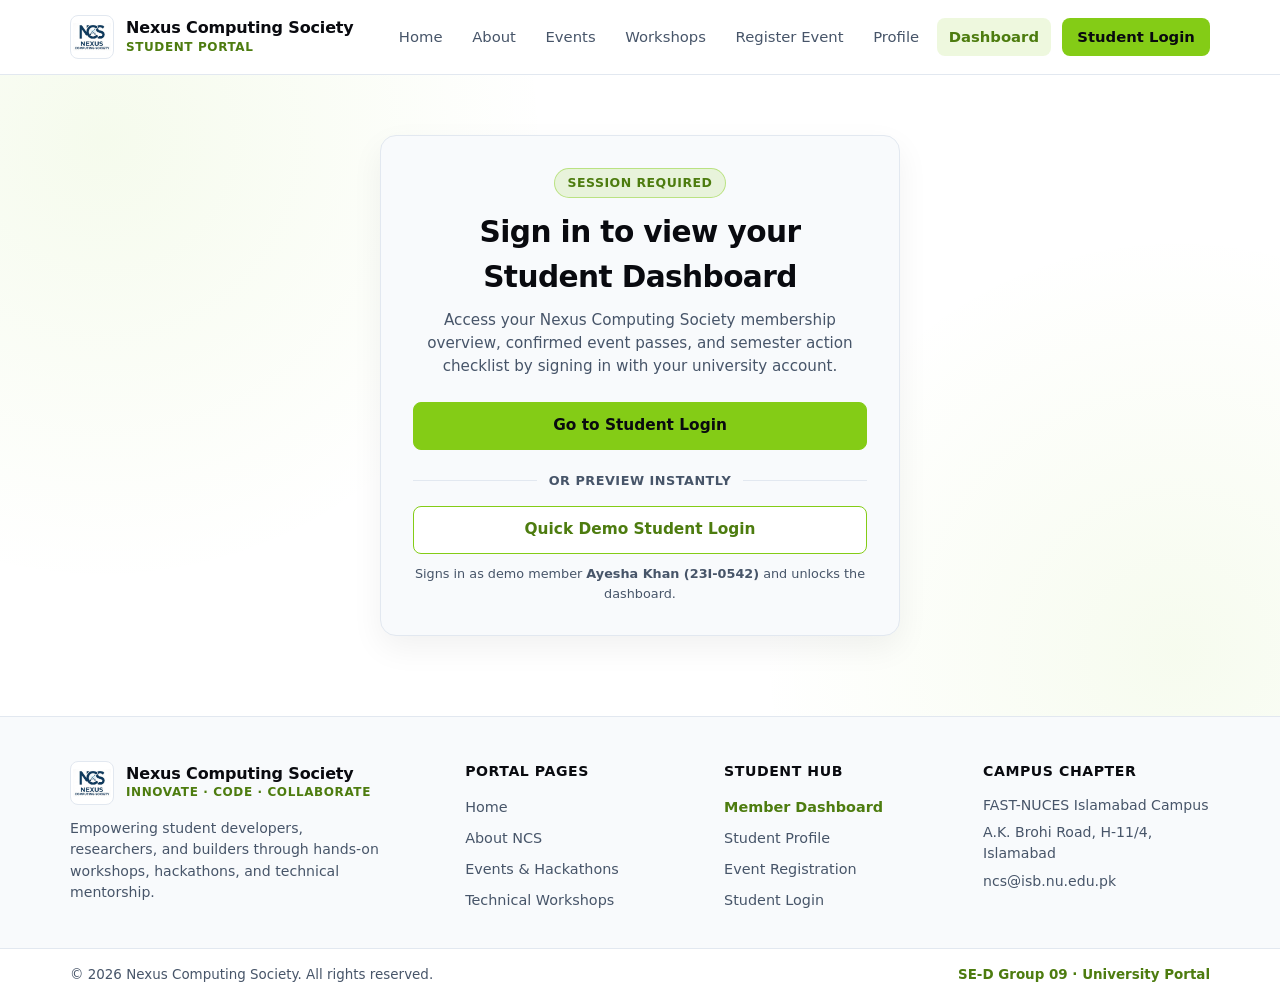
<file: pages/dashboard.html>
<!DOCTYPE html>
<html lang="en">
<head>
  <meta charset="UTF-8">
  <meta name="viewport" content="width=device-width, initial-scale=1.0">
  <meta name="description" content="Student Dashboard for the Nexus Computing Society (NCS) university portal. View your KPIs, registered event passes, and interactive action checklist.">
  <title>Student Dashboard | Nexus Computing Society</title>
  <link rel="stylesheet" href="../css/student-account.css">
</head>
<body>
  <a class="skip-link" href="#main-content">Skip to main content</a>

  <!-- Sticky Header & Navigation -->
  <header class="site-header" id="site-header">
    <div class="container header-inner">
      <a href="../index.html" class="brand" aria-label="Nexus Computing Society Home">
        <img
          src="../images/logo.png"
          alt="Nexus Computing Society Logo"
          class="brand-logo"
          width="44"
          height="44"
        >
        <div class="brand-text">
          <span class="brand-name">Nexus Computing Society</span>
          <span class="brand-tagline">Student Portal</span>
        </div>
      </a>

      <button
        type="button"
        class="nav-toggle"
        id="nav-toggle"
        aria-controls="primary-nav"
        aria-expanded="false"
        aria-label="Toggle navigation menu"
      >
        <span class="hamburger-line" aria-hidden="true"></span>
        <span class="hamburger-line" aria-hidden="true"></span>
        <span class="hamburger-line" aria-hidden="true"></span>
      </button>

      <nav class="site-nav" id="primary-nav" aria-label="Primary Navigation">
        <ul class="nav-list">
          <li><a href="../index.html" class="nav-link">Home</a></li>
          <li><a href="about.html" class="nav-link">About</a></li>
          <li><a href="events.html" class="nav-link">Events</a></li>
          <li><a href="workshops.html" class="nav-link">Workshops</a></li>
          <li><a href="event-register.html" class="nav-link">Register Event</a></li>
          <li><a href="profile.html" class="nav-link">Profile</a></li>
          <li><a href="dashboard.html" class="nav-link is-active" aria-current="page">Dashboard</a></li>
          <li id="nav-login-item"><a href="login.html" class="nav-link nav-link-cta">Student Login</a></li>
          <li id="nav-signout-item" hidden>
            <button type="button" id="sign-out-btn" class="btn-nav-signout">Sign Out</button>
          </li>
        </ul>
      </nav>
    </div>
  </header>

  <!-- Main Dashboard Content -->
  <main id="main-content" class="dashboard-main">
    <div id="dashboard-page" class="container dashboard-container">
      <!-- Session Guard: Shown when no active student session exists -->
      <section
        id="dashboard-auth-guard"
        class="guard-section"
        aria-labelledby="guard-heading"
        hidden
      >
        <div class="guard-card">
          <span class="portal-badge">Session Required</span>
          <h1 id="guard-heading" class="guard-title">Sign in to view your Student Dashboard</h1>
          <p class="guard-subtitle">
            Access your Nexus Computing Society membership overview, confirmed event passes, and semester action checklist by signing in with your university account.
          </p>
          <div class="guard-actions">
            <a href="login.html" class="btn btn-primary btn-full">Go to Student Login</a>
            <div class="auth-divider" role="separator">
              <span>Or Preview Instantly</span>
            </div>
            <button type="button" id="dashboard-demo-login-btn" class="btn btn-demo btn-full">
              Quick Demo Student Login
            </button>
            <p class="demo-note">
              Signs in as demo member <strong>Ayesha Khan (23I-0542)</strong> and unlocks the dashboard.
            </p>
          </div>
        </div>
      </section>

      <!-- Authenticated Dashboard Workspace -->
      <div id="dashboard-content" class="dashboard-content" hidden>
        <!-- Student Greeting & Quick Actions -->
        <section class="dashboard-hero-card" aria-labelledby="dash-greeting-heading">
          <div class="hero-identity">
            <span class="portal-badge">NCS Member Dashboard</span>
            <h1 id="dash-greeting-heading" class="hero-title">
              Welcome back, <span id="dash-student-name">Student</span>
            </h1>
            <div class="student-meta-list" aria-label="Student details">
              <span class="meta-chip">
                <span class="meta-chip-label">Roll No</span>
                <strong id="dash-student-roll">--</strong>
              </span>
              <span class="meta-chip">
                <span class="meta-chip-label">Department</span>
                <strong id="dash-student-dept">--</strong>
              </span>
              <span class="meta-chip" id="dash-email-chip" hidden>
                <span class="meta-chip-label">Email</span>
                <strong id="dash-student-email">--</strong>
              </span>
            </div>
          </div>

          <div class="hero-actions">
            <a href="profile.html" class="btn btn-outline">My Profile</a>
            <a href="event-register.html" class="btn btn-primary">Register for Event</a>
          </div>
        </section>

        <!-- 4 KPI Summary Cards -->
        <section class="kpi-section" aria-label="Student KPI Summary">
          <div class="kpi-grid">
            <article class="kpi-card">
              <div class="kpi-header">
                <span class="kpi-label">Joined Wings</span>
                <span class="kpi-icon" aria-hidden="true">01</span>
              </div>
              <p class="kpi-value" id="kpi-wings">3</p>
              <p class="kpi-meta">AI · Web Systems · Cyber</p>
            </article>

            <article class="kpi-card">
              <div class="kpi-header">
                <span class="kpi-label">Registered Events</span>
                <span class="kpi-icon" aria-hidden="true">02</span>
              </div>
              <p class="kpi-value" id="kpi-events">2</p>
              <p class="kpi-meta">Confirmed active passes</p>
            </article>

            <article class="kpi-card">
              <div class="kpi-header">
                <span class="kpi-label">Workshop Hours</span>
                <span class="kpi-icon" aria-hidden="true">03</span>
              </div>
              <p class="kpi-value" id="kpi-hours">18 hrs</p>
              <p class="kpi-meta">Fall 2026 attendance</p>
            </article>

            <article class="kpi-card">
              <div class="kpi-header">
                <span class="kpi-label">Membership Tier</span>
                <span class="kpi-icon" aria-hidden="true">04</span>
              </div>
              <p class="kpi-value kpi-value-tier" id="kpi-tier">Core Member</p>
              <p class="kpi-meta">Active NU Islamabad chapter</p>
            </article>
          </div>
        </section>

        <!-- Primary Workspace Grid: Events Table + Action Checklist -->
        <div class="dashboard-grid">
          <!-- My Registered Events Table -->
          <section class="dashboard-card events-card" aria-labelledby="events-heading">
            <div class="card-header">
              <div>
                <h2 id="events-heading" class="card-title">My Registered Events</h2>
                <p class="card-subtitle">Your active passes for upcoming society workshops and hackathons.</p>
              </div>
              <a href="event-register.html" class="card-header-link">+ New Pass</a>
            </div>

            <div class="table-responsive">
              <table class="events-table" aria-label="Registered Event Passes">
                <thead>
                  <tr>
                    <th scope="col">Pass ID</th>
                    <th scope="col">Event Title</th>
                    <th scope="col">Date</th>
                    <th scope="col">Participation Mode</th>
                    <th scope="col">Status</th>
                  </tr>
                </thead>
                <tbody id="registered-events-tbody"></tbody>
              </table>
            </div>

            <p id="events-empty-state" class="empty-state" hidden>
              No registered event passes found. <a href="event-register.html" class="inline-link">Register for an upcoming event</a>.
            </p>
          </section>

          <!-- Interactive Student Action Checklist -->
          <section class="dashboard-card checklist-card" aria-labelledby="checklist-heading">
            <div class="card-header">
              <div>
                <h2 id="checklist-heading" class="card-title">Student Action Checklist</h2>
                <p class="card-subtitle">Check off milestones or add personal goals for this semester.</p>
              </div>
            </div>

            <!-- Live Completion Progress Bar -->
            <div class="checklist-progress" aria-live="polite">
              <div class="progress-header">
                <span id="checklist-progress-label" class="progress-title">Completion Progress</span>
                <span id="checklist-progress-text" class="progress-percent">0%</span>
              </div>
              <div
                class="progress-track"
                id="checklist-progress-track"
                role="progressbar"
                aria-labelledby="checklist-progress-label"
                aria-valuemin="0"
                aria-valuemax="100"
                aria-valuenow="0"
              >
                <div class="progress-fill" id="checklist-progress-bar"></div>
              </div>
              <p class="progress-summary" id="checklist-progress-summary">0 of 0 tasks completed</p>
            </div>

            <!-- Add Task Form -->
            <form id="checklist-form" class="checklist-form" novalidate>
              <div class="checklist-input-row">
                <label for="new-task-input" class="sr-only">New action item</label>
                <input
                  type="text"
                  id="new-task-input"
                  name="taskTitle"
                  class="form-input"
                  placeholder="Add a new checklist task..."
                  maxlength="100"
                  aria-describedby="new-task-error"
                  required
                >
                <button type="submit" class="btn btn-primary btn-add-task">Add Task</button>
              </div>
              <p id="new-task-error" class="field-error" role="alert" hidden></p>
            </form>

            <!-- Persistent Checklist Items -->
            <ul id="checklist-items" class="checklist-list" aria-label="Student action tasks"></ul>
            <p id="checklist-empty-state" class="empty-state" hidden>
              All caught up! Add a new task above to keep tracking your progress.
            </p>
          </section>
        </div>
      </div>
    </div>
  </main>

  <!-- Matching Society Footer -->
  <footer class="site-footer">
    <div class="container footer-grid">
      <div class="footer-brand-col">
        <a href="../index.html" class="brand footer-brand">
          <img
            src="../images/logo.png"
            alt="Nexus Computing Society Logo"
            class="brand-logo"
            width="40"
            height="40"
          >
          <div class="brand-text">
            <span class="brand-name">Nexus Computing Society</span>
            <span class="brand-tagline">Innovate · Code · Collaborate</span>
          </div>
        </a>
        <p class="footer-description">
          Empowering student developers, researchers, and builders through hands-on workshops, hackathons, and technical mentorship.
        </p>
      </div>

      <div class="footer-col">
        <h2 class="footer-heading">Portal Pages</h2>
        <ul class="footer-links">
          <li><a href="../index.html">Home</a></li>
          <li><a href="about.html">About NCS</a></li>
          <li><a href="events.html">Events &amp; Hackathons</a></li>
          <li><a href="workshops.html">Technical Workshops</a></li>
        </ul>
      </div>

      <div class="footer-col">
        <h2 class="footer-heading">Student Hub</h2>
        <ul class="footer-links">
          <li><a href="dashboard.html" aria-current="page">Member Dashboard</a></li>
          <li><a href="profile.html">Student Profile</a></li>
          <li><a href="event-register.html">Event Registration</a></li>
          <li><a href="login.html">Student Login</a></li>
        </ul>
      </div>

      <div class="footer-col">
        <h2 class="footer-heading">Campus Chapter</h2>
        <p class="footer-meta">FAST-NUCES Islamabad Campus</p>
        <p class="footer-meta">A.K. Brohi Road, H-11/4, Islamabad</p>
        <p class="footer-meta">ncs@isb.nu.edu.pk</p>
      </div>
    </div>

    <div class="footer-bottom">
      <div class="container footer-bottom-inner">
        <p>&copy; <span id="footer-year">2026</span> Nexus Computing Society. All rights reserved.</p>
        <p class="footer-bottom-tag">SE-D Group 09 · University Portal</p>
      </div>
    </div>
  </footer>

  <script src="../js/student-account.js"></script>
</body>
</html>
</file>
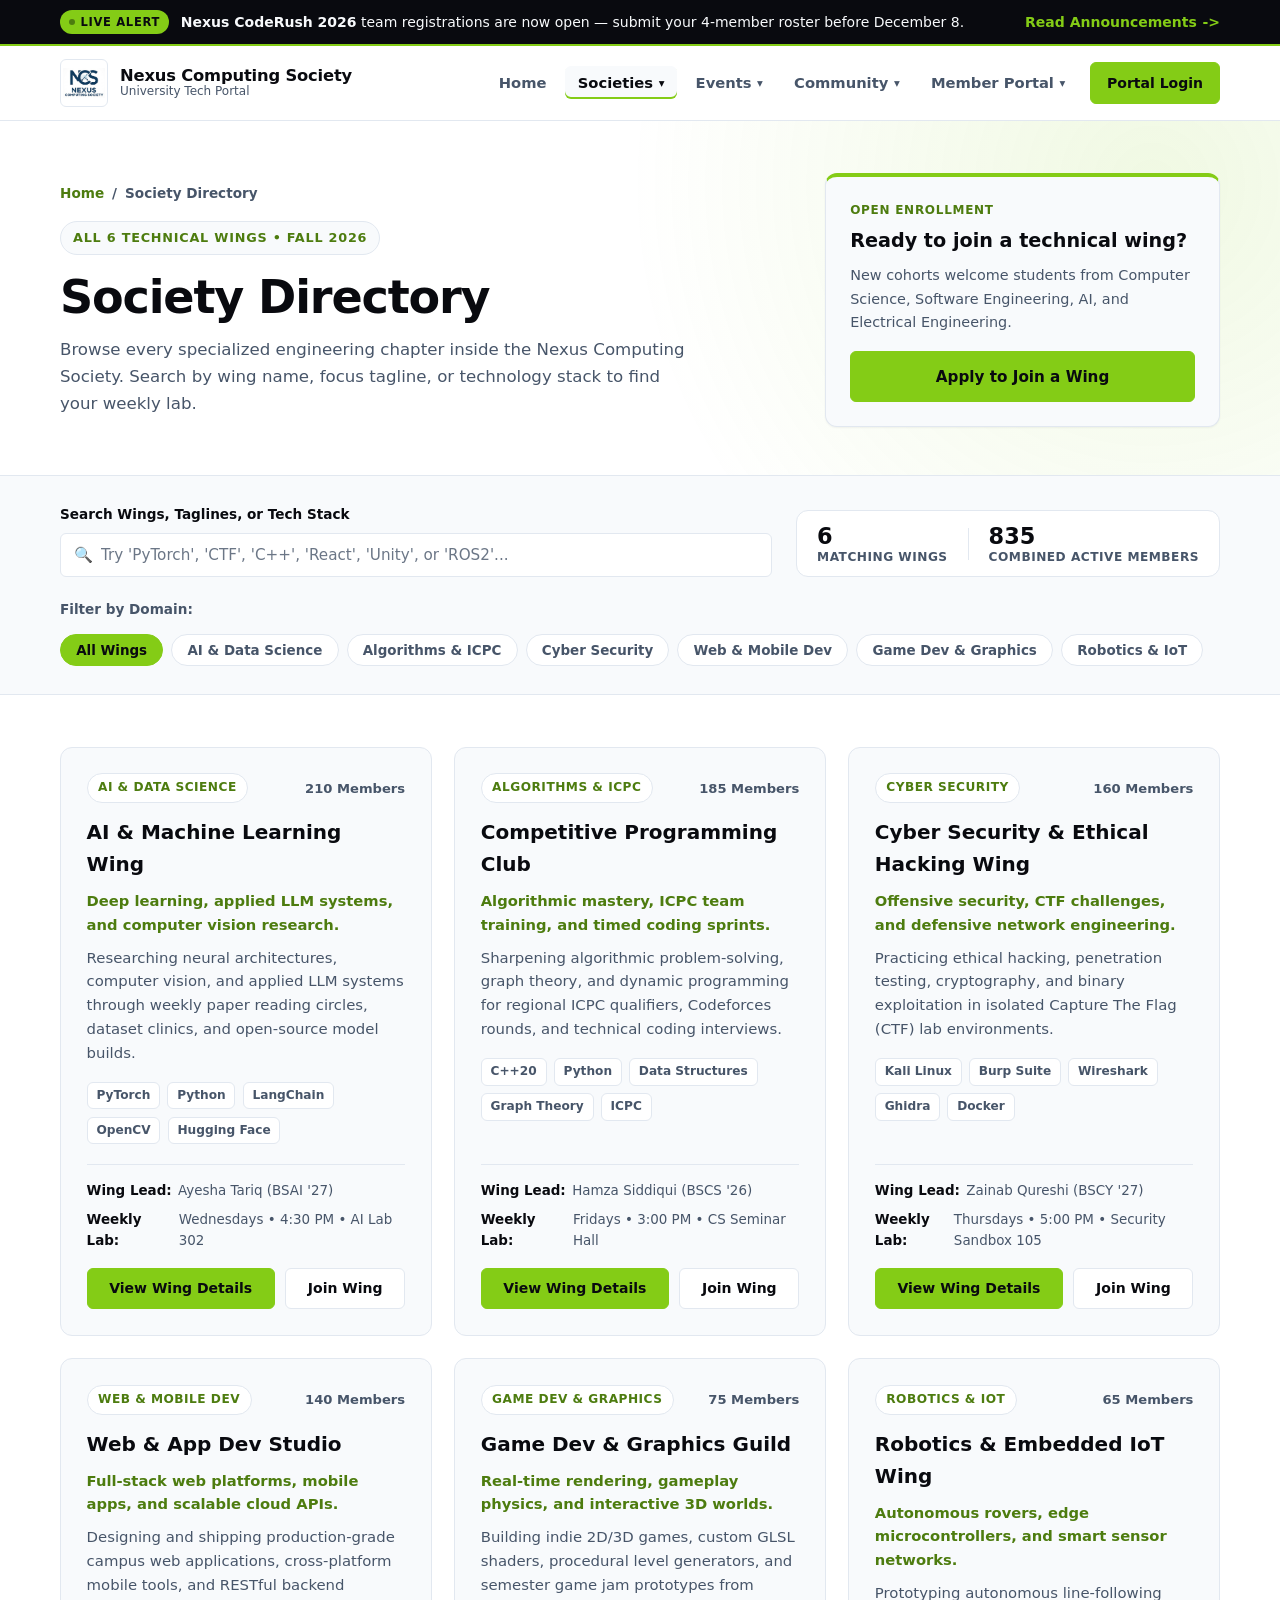
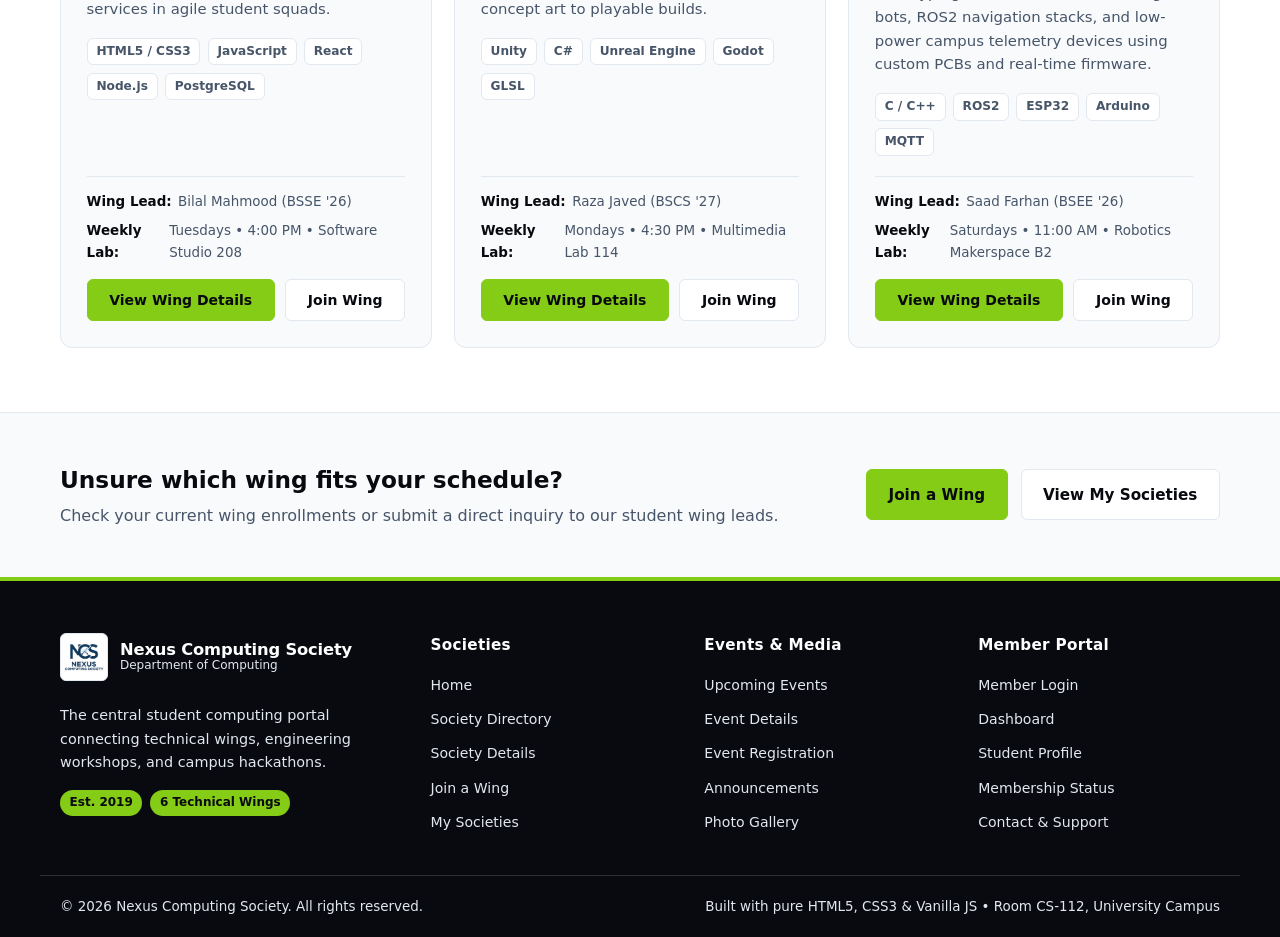
<file: pages/directory.html>
<!DOCTYPE html>
<html lang="en">
<head>
  <meta charset="UTF-8">
  <meta name="viewport" content="width=device-width, initial-scale=1.0">
  <meta name="description" content="Explore all six technical wings of the Nexus Computing Society — filter by domain, search tech stacks, view lab schedules, and join a campus chapter.">
  <title>Society Directory | Nexus Computing Society</title>
  <link rel="stylesheet" href="../css/home-directory.css">
  <script src="../js/home-directory.js" defer></script>
</head>
<body>
  <a class="skip-link" href="#main-content">Skip to main content</a>

  <!-- Live Announcement Banner -->
  <div class="announcement-banner" role="region" aria-label="Latest society announcement">
    <div class="container announcement-inner">
      <div class="announcement-content">
        <span class="badge-live">LIVE ALERT</span>
        <p class="announcement-text">
          <strong>Nexus CodeRush 2026</strong> team registrations are now open — submit your 4-member roster before December 8.
        </p>
      </div>
      <a class="announcement-link" href="announcements.html">
        Read Announcements
        <span aria-hidden="true">-&gt;</span>
      </a>
    </div>
  </div>

  <!-- Sticky Header & Accessible Navigation -->
  <header class="site-header" id="site-header">
    <div class="container header-inner">
      <a class="brand" href="../index.html" aria-label="Nexus Computing Society Home">
        <img class="brand-logo" src="../images/logo.png" alt="Nexus Computing Society Logo" width="48" height="48">
        <span class="brand-text">
          <span class="brand-name">Nexus Computing Society</span>
          <span class="brand-sub">University Tech Portal</span>
        </span>
      </a>

      <button
        type="button"
        class="nav-toggle"
        id="nav-toggle"
        aria-controls="primary-navigation"
        aria-expanded="false"
        aria-label="Toggle navigation menu"
      >
        <span class="hamburger-box" aria-hidden="true">
          <span class="hamburger-line"></span>
          <span class="hamburger-line"></span>
          <span class="hamburger-line"></span>
        </span>
        <span class="nav-toggle-label">Menu</span>
      </button>

      <nav class="primary-nav" id="primary-navigation" aria-label="Primary portal navigation">
        <ul class="nav-list">
          <li class="nav-item">
            <a class="nav-link" href="../index.html">Home</a>
          </li>

          <li class="nav-item has-dropdown">
            <button type="button" class="nav-link dropdown-trigger is-active" aria-expanded="false" aria-controls="menu-societies">
              Societies
              <span class="chevron" aria-hidden="true">&#9662;</span>
            </button>
            <ul class="dropdown-menu" id="menu-societies">
              <li><a class="dropdown-link is-active" href="directory.html" aria-current="page">Society Directory</a></li>
              <li><a class="dropdown-link" href="society-details.html">Society Details</a></li>
              <li><a class="dropdown-link" href="join-society.html">Join a Wing</a></li>
              <li><a class="dropdown-link" href="my-societies.html">My Societies</a></li>
              <li><a class="dropdown-link" href="membership-status.html">Membership Status</a></li>
            </ul>
          </li>

          <li class="nav-item has-dropdown">
            <button type="button" class="nav-link dropdown-trigger" aria-expanded="false" aria-controls="menu-events">
              Events
              <span class="chevron" aria-hidden="true">&#9662;</span>
            </button>
            <ul class="dropdown-menu" id="menu-events">
              <li><a class="dropdown-link" href="events.html">Events Calendar</a></li>
              <li><a class="dropdown-link" href="event-details.html">Event Details</a></li>
              <li><a class="dropdown-link" href="event-register.html">Event Registration</a></li>
            </ul>
          </li>

          <li class="nav-item has-dropdown">
            <button type="button" class="nav-link dropdown-trigger" aria-expanded="false" aria-controls="menu-community">
              Community
              <span class="chevron" aria-hidden="true">&#9662;</span>
            </button>
            <ul class="dropdown-menu" id="menu-community">
              <li><a class="dropdown-link" href="announcements.html">Announcements</a></li>
              <li><a class="dropdown-link" href="gallery.html">Media Gallery</a></li>
              <li><a class="dropdown-link" href="contact.html">Contact Us</a></li>
            </ul>
          </li>

          <li class="nav-item has-dropdown">
            <button type="button" class="nav-link dropdown-trigger" aria-expanded="false" aria-controls="menu-member">
              Member Portal
              <span class="chevron" aria-hidden="true">&#9662;</span>
            </button>
            <ul class="dropdown-menu" id="menu-member">
              <li><a class="dropdown-link" href="dashboard.html">Student Dashboard</a></li>
              <li><a class="dropdown-link" href="profile.html">My Profile</a></li>
              <li><a class="dropdown-link" href="login.html">Member Login</a></li>
            </ul>
          </li>

          <li class="nav-item nav-cta-wrap">
            <a class="btn btn-primary btn-sm" href="login.html">Portal Login</a>
          </li>
        </ul>
      </nav>
    </div>
  </header>

  <main id="main-content">
    <!-- Directory Page Header -->
    <section class="directory-hero" aria-labelledby="directory-heading">
      <div class="container directory-hero-inner">
        <div class="directory-hero-copy">
          <nav class="breadcrumb" aria-label="Breadcrumb">
            <a href="../index.html">Home</a>
            <span aria-hidden="true">/</span>
            <span aria-current="page">Society Directory</span>
          </nav>
          <span class="eyebrow-badge">All 6 Technical Wings &bull; Fall 2026</span>
          <h1 class="directory-title" id="directory-heading">Society Directory</h1>
          <p class="directory-subtitle">
            Browse every specialized engineering chapter inside the Nexus Computing Society. Search by wing name, focus tagline, or technology stack to find your weekly lab.
          </p>
        </div>

        <div class="directory-hero-card">
          <p class="directory-hero-card-label">Open Enrollment</p>
          <h2 class="directory-hero-card-title">Ready to join a technical wing?</h2>
          <p class="directory-hero-card-text">
            New cohorts welcome students from Computer Science, Software Engineering, AI, and Electrical Engineering.
          </p>
          <a class="btn btn-primary btn-block" href="join-society.html">Apply to Join a Wing</a>
        </div>
      </div>
    </section>

    <!-- Search, Domain Category Filters & Live Summary Counter -->
    <section class="directory-controls-section" aria-label="Filter and search technical wings">
      <div class="container">
        <div class="directory-toolbar">
          <div class="search-field-group">
            <label class="search-label" for="wing-search-input">Search Wings, Taglines, or Tech Stack</label>
            <div class="search-input-wrap">
              <span class="search-icon" aria-hidden="true">&#128269;</span>
              <input
                type="search"
                id="wing-search-input"
                class="search-input"
                placeholder="Try 'PyTorch', 'CTF', 'C++', 'React', 'Unity', or 'ROS2'..."
                autocomplete="off"
              >
            </div>
          </div>

          <div class="directory-summary" id="directory-summary" role="status" aria-live="polite">
            <div class="summary-stat">
              <span class="summary-value" id="matching-wings-count">6</span>
              <span class="summary-label">Matching Wings</span>
            </div>
            <div class="summary-divider" aria-hidden="true"></div>
            <div class="summary-stat">
              <span class="summary-value" id="matching-members-count">835</span>
              <span class="summary-label">Combined Active Members</span>
            </div>
          </div>
        </div>

        <div class="category-filter-bar">
          <span class="filter-bar-label" id="category-filter-label">Filter by Domain:</span>
          <div class="category-pills" id="category-filter-pills" role="group" aria-labelledby="category-filter-label">
            <!-- Dynamically populated category pills -->
          </div>
        </div>
      </div>
    </section>

    <!-- Dynamic Technical Wings Grid & Empty State -->
    <section class="directory-grid-section" aria-labelledby="directory-results-heading">
      <div class="container">
        <h2 class="sr-only" id="directory-results-heading">Technical Wings List</h2>

        <div class="directory-wings-grid" id="directory-wings-grid" aria-live="polite">
          <noscript>
            <p class="noscript-note">Enable JavaScript to browse, search, and filter the six Nexus Computing Society technical wings.</p>
          </noscript>
        </div>

        <div class="directory-empty-state" id="directory-empty-state" hidden>
          <span class="empty-state-badge">No Matches Found</span>
          <h3 class="empty-state-title">No technical wings match your current filters</h3>
          <p class="empty-state-desc" id="empty-state-desc">
            Try clearing your search keyword or switching back to all domain categories.
          </p>
          <button type="button" class="btn btn-primary" id="reset-filters-btn">Reset Filters</button>
        </div>
      </div>
    </section>

    <!-- Bottom Call-to-Action Strip -->
    <section class="cta-strip" aria-labelledby="directory-cta-heading">
      <div class="container cta-strip-inner">
        <div>
          <h2 class="cta-title" id="directory-cta-heading">Unsure which wing fits your schedule?</h2>
          <p class="cta-subtitle">Check your current wing enrollments or submit a direct inquiry to our student wing leads.</p>
        </div>
        <div class="cta-actions">
          <a class="btn btn-primary" href="join-society.html">Join a Wing</a>
          <a class="btn btn-secondary" href="my-societies.html">View My Societies</a>
        </div>
      </div>
    </section>
  </main>

  <!-- Matching Society Footer -->
  <footer class="site-footer">
    <div class="container footer-grid">
      <div class="footer-brand-col">
        <a class="brand footer-brand" href="../index.html">
          <img class="brand-logo" src="../images/logo.png" alt="Nexus Computing Society Logo" width="44" height="44">
          <span class="brand-text">
            <span class="brand-name">Nexus Computing Society</span>
            <span class="brand-sub">Department of Computing</span>
          </span>
        </a>
        <p class="footer-about">
          The central student computing portal connecting technical wings, engineering workshops, and campus hackathons.
        </p>
        <div class="footer-badges">
          <span class="footer-pill">Est. 2019</span>
          <span class="footer-pill">6 Technical Wings</span>
        </div>
      </div>

      <div class="footer-links-col">
        <h3 class="footer-heading">Societies</h3>
        <ul class="footer-list">
          <li><a href="../index.html">Home</a></li>
          <li><a href="directory.html">Society Directory</a></li>
          <li><a href="society-details.html">Society Details</a></li>
          <li><a href="join-society.html">Join a Wing</a></li>
          <li><a href="my-societies.html">My Societies</a></li>
        </ul>
      </div>

      <div class="footer-links-col">
        <h3 class="footer-heading">Events &amp; Media</h3>
        <ul class="footer-list">
          <li><a href="events.html">Upcoming Events</a></li>
          <li><a href="event-details.html">Event Details</a></li>
          <li><a href="event-register.html">Event Registration</a></li>
          <li><a href="announcements.html">Announcements</a></li>
          <li><a href="gallery.html">Photo Gallery</a></li>
        </ul>
      </div>

      <div class="footer-links-col">
        <h3 class="footer-heading">Member Portal</h3>
        <ul class="footer-list">
          <li><a href="login.html">Member Login</a></li>
          <li><a href="dashboard.html">Dashboard</a></li>
          <li><a href="profile.html">Student Profile</a></li>
          <li><a href="membership-status.html">Membership Status</a></li>
          <li><a href="contact.html">Contact &amp; Support</a></li>
        </ul>
      </div>
    </div>

    <div class="container footer-bottom">
      <p>&copy; 2026 Nexus Computing Society. All rights reserved.</p>
      <p>Built with pure HTML5, CSS3 &amp; Vanilla JS &bull; Room CS-112, University Campus</p>
    </div>
  </footer>
</body>
</html>
</file>
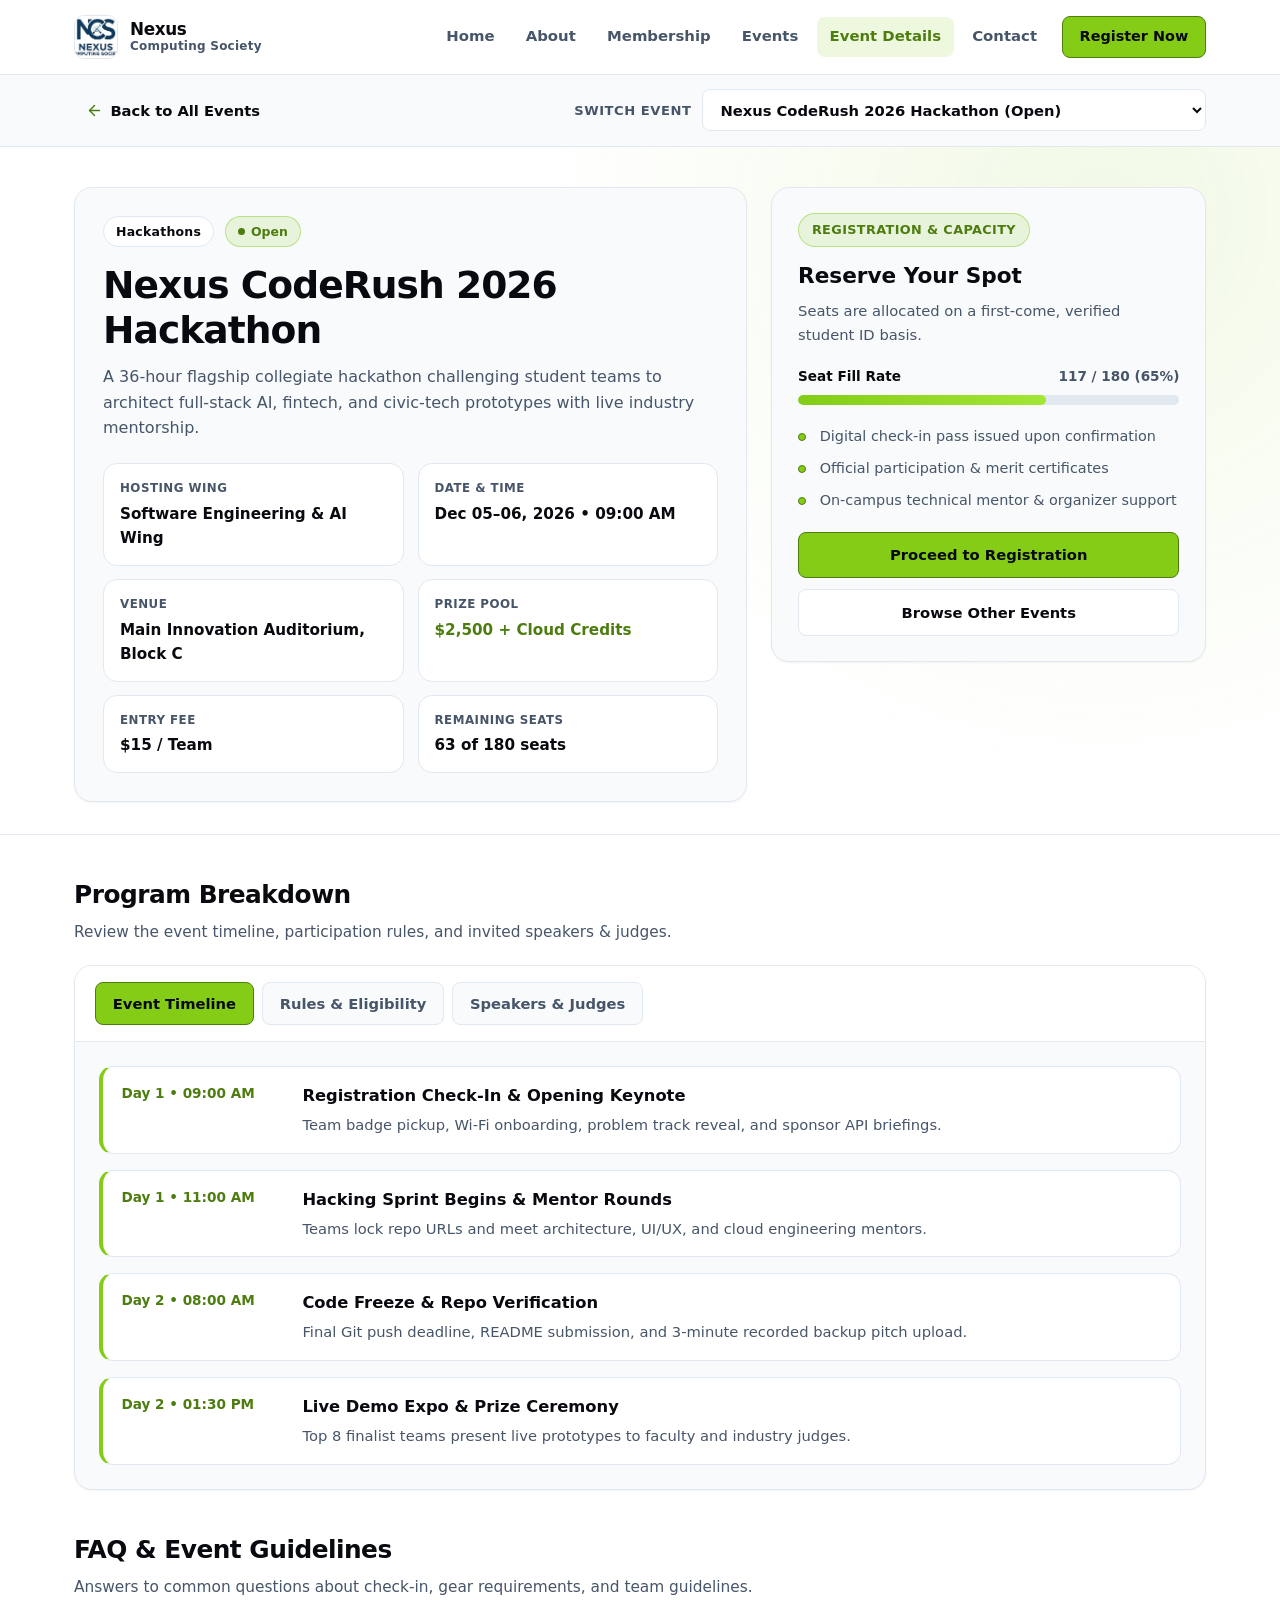
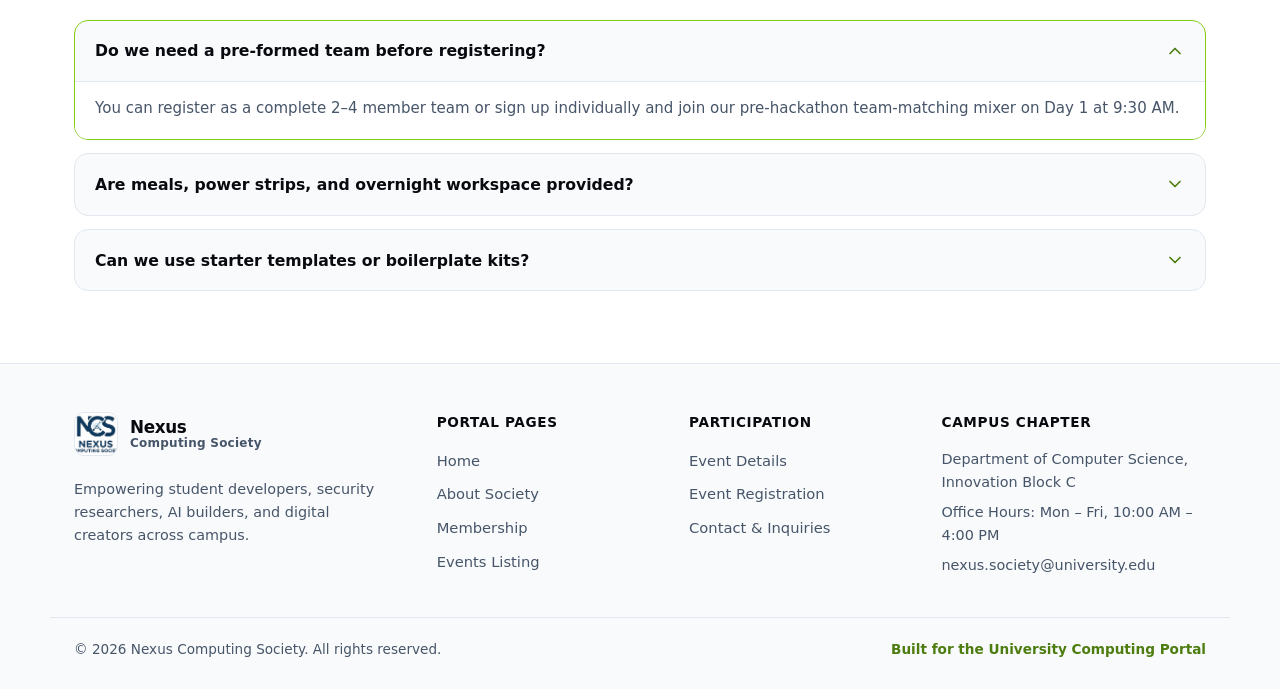
<file: pages/event-details.html>
<!DOCTYPE html>
<html lang="en">
<head>
  <meta charset="UTF-8">
  <meta name="viewport" content="width=device-width, initial-scale=1.0">
  <meta name="description" content="View schedule timelines, rules, speakers, prize pools, seat availability, and FAQs for Nexus Computing Society events.">
  <title>Event Details | Nexus Computing Society</title>
  <link rel="stylesheet" href="../css/events.css">
</head>
<body>
  <a class="skip-link" href="#main-content">Skip to main content</a>

  <header class="site-header">
    <div class="container header-inner">
      <a href="../index.html" class="brand" aria-label="Nexus Computing Society Home">
        <img
          src="../images/logo.png"
          alt="Nexus Computing Society Logo"
          class="brand-logo"
          width="44"
          height="44"
        >
        <span class="brand-text">
          <strong class="brand-title">Nexus</strong>
          <span class="brand-subtitle">Computing Society</span>
        </span>
      </a>

      <button
        type="button"
        id="nav-toggle"
        class="nav-toggle"
        aria-expanded="false"
        aria-controls="primary-nav"
        aria-label="Toggle navigation menu"
      >
        <span class="hamburger-box" aria-hidden="true">
          <span class="hamburger-line"></span>
          <span class="hamburger-line"></span>
          <span class="hamburger-line"></span>
        </span>
      </button>

      <nav id="primary-nav" class="primary-nav" aria-label="Primary Navigation">
        <ul class="nav-list">
          <li><a href="../index.html" class="nav-link">Home</a></li>
          <li><a href="about.html" class="nav-link">About</a></li>
          <li><a href="membership.html" class="nav-link">Membership</a></li>
          <li><a href="events.html" class="nav-link">Events</a></li>
          <li><a href="event-details.html" class="nav-link is-active" aria-current="page">Event Details</a></li>
          <li><a href="contact.html" class="nav-link">Contact</a></li>
          <li class="nav-cta-item">
            <a href="event-register.html" class="nav-cta">Register Now</a>
          </li>
        </ul>
      </nav>
    </div>
  </header>

  <main id="main-content" class="details-main">
    <section class="details-topbar" aria-label="Event navigation and switcher">
      <div class="container details-topbar-inner">
        <a href="events.html" class="back-link">
          <svg viewBox="0 0 24 24" fill="none" stroke="currentColor" stroke-width="2" stroke-linecap="round" stroke-linejoin="round" aria-hidden="true">
            <line x1="19" y1="12" x2="5" y2="12"></line>
            <polyline points="12 19 5 12 12 5"></polyline>
          </svg>
          <span>Back to All Events</span>
        </a>

        <div class="switcher-control">
          <label for="event-switcher" class="switcher-label">Switch Event</label>
          <select id="event-switcher" class="event-switcher" aria-label="Switch displayed event"></select>
        </div>
      </div>
    </section>

    <section class="details-hero" aria-labelledby="detail-title">
      <div class="container details-hero-grid">
        <article class="details-overview-card">
          <div class="details-badges">
            <span id="detail-category" class="category-badge">Hackathons</span>
            <span id="detail-status" class="status-badge status-badge--open">
              <span class="status-dot" aria-hidden="true"></span>
              Open
            </span>
          </div>

          <h1 id="detail-title" class="details-title">Nexus CodeRush 2026 Hackathon</h1>
          <p id="detail-summary" class="details-summary"></p>

          <dl class="details-specs-grid">
            <div class="spec-tile">
              <dt class="spec-label">Hosting Wing</dt>
              <dd id="detail-wing" class="spec-value"></dd>
            </div>
            <div class="spec-tile">
              <dt class="spec-label">Date &amp; Time</dt>
              <dd id="detail-date" class="spec-value"></dd>
            </div>
            <div class="spec-tile">
              <dt class="spec-label">Venue</dt>
              <dd id="detail-venue" class="spec-value"></dd>
            </div>
            <div class="spec-tile">
              <dt class="spec-label">Prize Pool</dt>
              <dd id="detail-prize" class="spec-value spec-value--accent"></dd>
            </div>
            <div class="spec-tile">
              <dt class="spec-label">Entry Fee</dt>
              <dd id="detail-fee" class="spec-value"></dd>
            </div>
            <div class="spec-tile">
              <dt class="spec-label">Remaining Seats</dt>
              <dd id="detail-seats-remaining" class="spec-value"></dd>
            </div>
          </dl>
        </article>

        <aside class="registration-panel" aria-label="Registration summary and action">
          <div class="registration-panel-header">
            <span class="eyebrow-badge">Registration &amp; Capacity</span>
            <h2 class="panel-heading">Reserve Your Spot</h2>
            <p id="detail-panel-note" class="panel-note">
              Seats are allocated on a first-come, verified student ID basis.
            </p>
          </div>

          <div class="seat-progress-block">
            <div class="seat-progress-header">
              <span class="seat-label">Seat Fill Rate</span>
              <span id="detail-seats-summary" class="seat-numbers">0 / 0 (0%)</span>
            </div>
            <div
              id="detail-progress-track"
              class="progress-track"
              role="progressbar"
              aria-label="Selected event seat availability"
              aria-valuemin="0"
              aria-valuemax="100"
              aria-valuenow="0"
            >
              <div id="detail-progress-fill" class="progress-fill" style="width: 0%;"></div>
            </div>
          </div>

          <ul class="panel-checklist">
            <li>Digital check-in pass issued upon confirmation</li>
            <li>Official participation &amp; merit certificates</li>
            <li>On-campus technical mentor &amp; organizer support</li>
          </ul>

          <div class="panel-actions">
            <button type="button" id="proceed-register-btn" class="btn btn-primary btn-full">
              Proceed to Registration
            </button>
            <a href="events.html" class="btn btn-secondary btn-full">
              Browse Other Events
            </a>
          </div>
        </aside>
      </div>
    </section>

    <section class="details-tabs-section" aria-labelledby="program-info-heading">
      <div class="container">
        <div class="section-header">
          <h2 id="program-info-heading">Program Breakdown</h2>
          <p>Review the event timeline, participation rules, and invited speakers &amp; judges.</p>
        </div>

        <div class="tabs-shell">
          <div class="tab-list" role="tablist" aria-label="Event details sections">
            <button
              type="button"
              id="tab-timeline"
              class="tab-btn is-active"
              role="tab"
              aria-selected="true"
              aria-controls="panel-timeline"
              data-tab="timeline"
            >
              Event Timeline
            </button>
            <button
              type="button"
              id="tab-rules"
              class="tab-btn"
              role="tab"
              aria-selected="false"
              aria-controls="panel-rules"
              data-tab="rules"
              tabindex="-1"
            >
              Rules &amp; Eligibility
            </button>
            <button
              type="button"
              id="tab-speakers"
              class="tab-btn"
              role="tab"
              aria-selected="false"
              aria-controls="panel-speakers"
              data-tab="speakers"
              tabindex="-1"
            >
              Speakers &amp; Judges
            </button>
          </div>

          <div
            id="panel-timeline"
            class="tab-panel is-active"
            role="tabpanel"
            aria-labelledby="tab-timeline"
          >
            <ol id="timeline-list" class="timeline-list"></ol>
          </div>

          <div
            id="panel-rules"
            class="tab-panel"
            role="tabpanel"
            aria-labelledby="tab-rules"
            hidden
          >
            <ul id="rules-list" class="rules-list"></ul>
          </div>

          <div
            id="panel-speakers"
            class="tab-panel"
            role="tabpanel"
            aria-labelledby="tab-speakers"
            hidden
          >
            <div id="speakers-grid" class="speakers-grid"></div>
          </div>
        </div>
      </div>
    </section>

    <section class="faq-section" aria-labelledby="faq-heading">
      <div class="container">
        <div class="section-header">
          <h2 id="faq-heading">FAQ &amp; Event Guidelines</h2>
          <p>Answers to common questions about check-in, gear requirements, and team guidelines.</p>
        </div>

        <div id="faq-accordion" class="accordion-list"></div>
      </div>
    </section>
  </main>

  <footer class="site-footer">
    <div class="container footer-grid">
      <div class="footer-brand">
        <a href="../index.html" class="brand footer-brand-link">
          <img
            src="../images/logo.png"
            alt="Nexus Computing Society Logo"
            class="brand-logo"
            width="40"
            height="40"
          >
          <span class="brand-text">
            <strong class="brand-title">Nexus</strong>
            <span class="brand-subtitle">Computing Society</span>
          </span>
        </a>
        <p class="footer-tagline">
          Empowering student developers, security researchers, AI builders, and digital creators across campus.
        </p>
      </div>

      <div class="footer-col">
        <h2 class="footer-heading">Portal Pages</h2>
        <ul class="footer-links">
          <li><a href="../index.html">Home</a></li>
          <li><a href="about.html">About Society</a></li>
          <li><a href="membership.html">Membership</a></li>
          <li><a href="events.html">Events Listing</a></li>
        </ul>
      </div>

      <div class="footer-col">
        <h2 class="footer-heading">Participation</h2>
        <ul class="footer-links">
          <li><a href="event-details.html">Event Details</a></li>
          <li><a href="event-register.html">Event Registration</a></li>
          <li><a href="contact.html">Contact &amp; Inquiries</a></li>
        </ul>
      </div>

      <div class="footer-col">
        <h2 class="footer-heading">Campus Chapter</h2>
        <p class="footer-meta">Department of Computer Science, Innovation Block C</p>
        <p class="footer-meta">Office Hours: Mon &ndash; Fri, 10:00 AM &ndash; 4:00 PM</p>
        <p class="footer-meta">nexus.society@university.edu</p>
      </div>
    </div>

    <div class="container footer-bottom">
      <p>&copy; 2026 Nexus Computing Society. All rights reserved.</p>
      <p class="footer-note">Built for the University Computing Portal</p>
    </div>
  </footer>

  <script src="../js/events.js"></script>
</body>
</html>
</file>
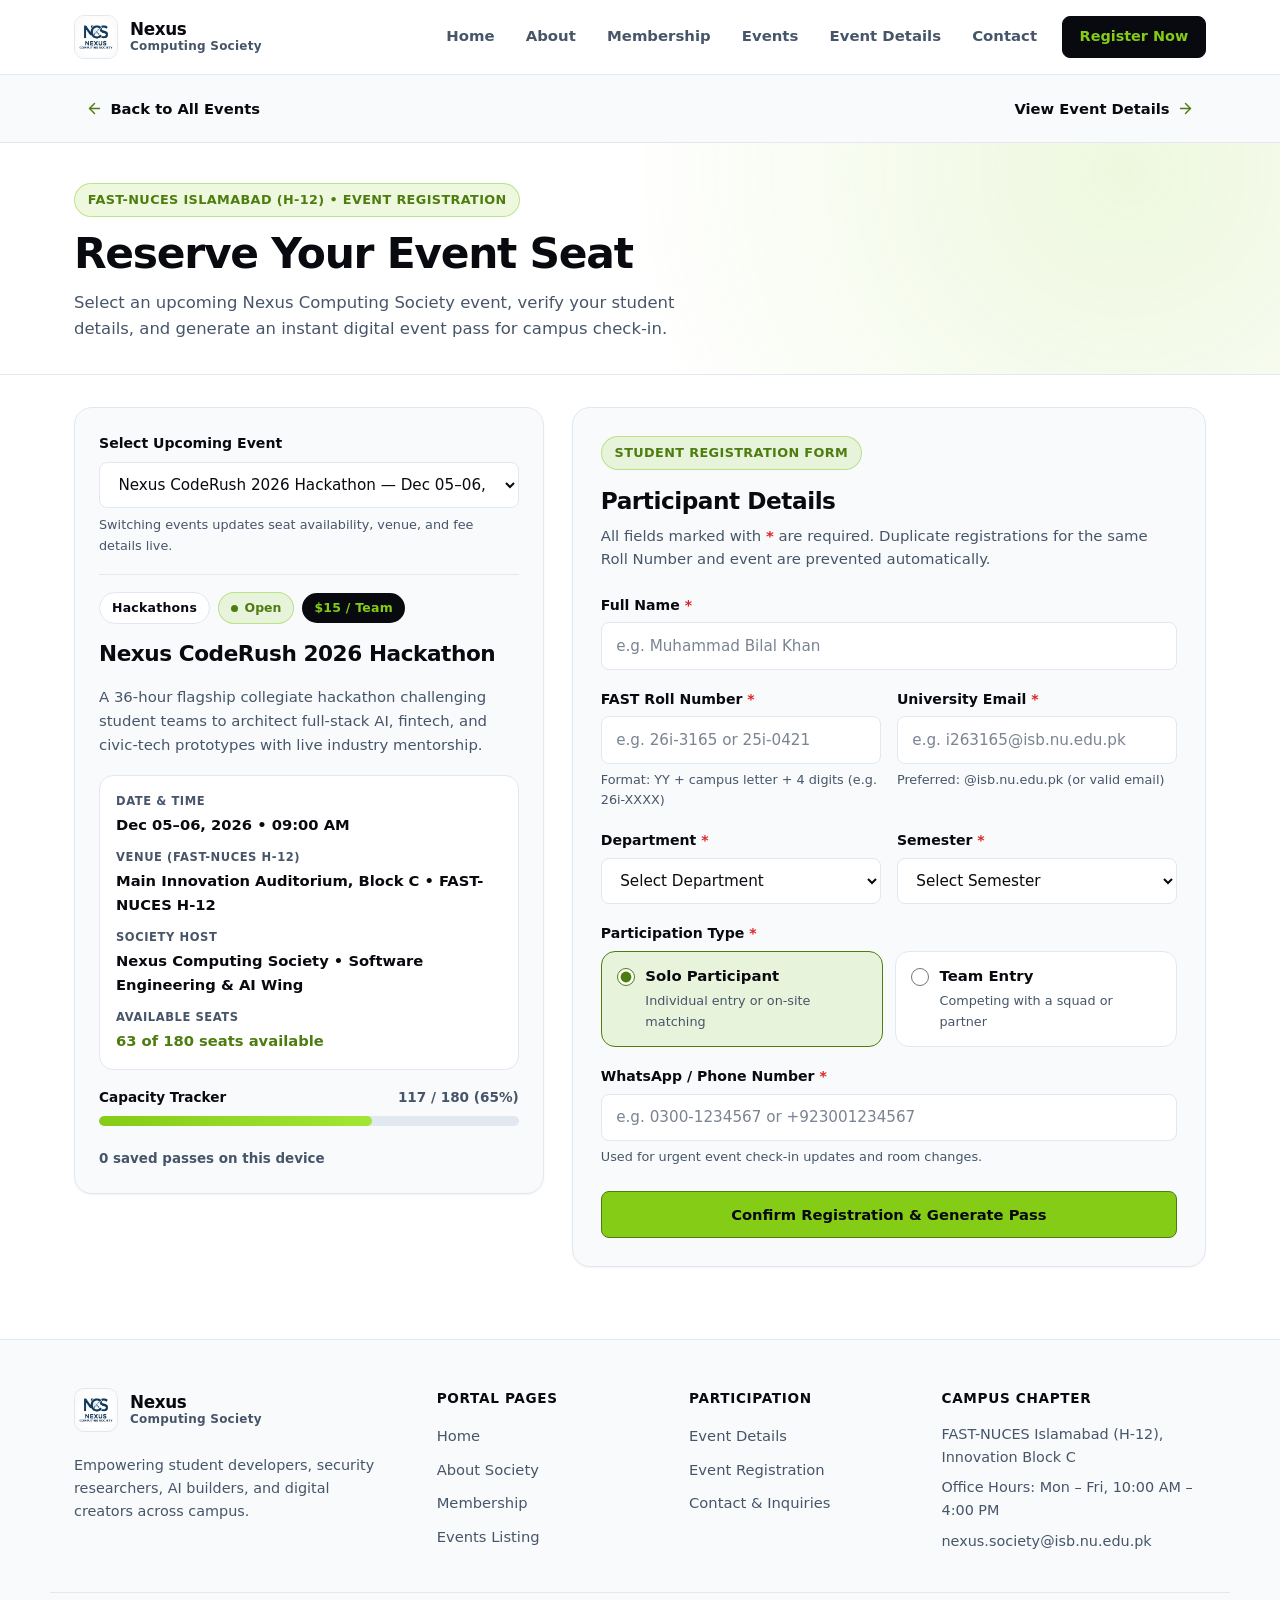
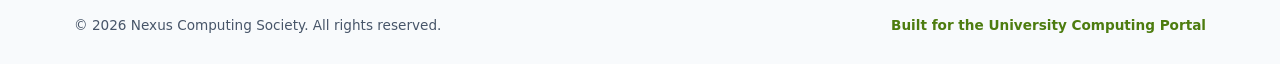
<file: pages/event-register.html>
<!DOCTYPE html>
<html lang="en">
<head>
  <meta charset="UTF-8">
  <meta name="viewport" content="width=device-width, initial-scale=1.0">
  <meta name="description" content="Register for upcoming Nexus Computing Society hackathons, workshops, and seminars at FAST-NUCES Islamabad and receive an instant digital event pass.">
  <title>Event Registration | Nexus Computing Society</title>
  <link rel="stylesheet" href="../css/events.css">
  <link rel="stylesheet" href="../css/event-register.css">
</head>
<body>
  <a class="skip-link" href="#main-content">Skip to main content</a>

  <header class="site-header">
    <div class="container header-inner">
      <a href="../index.html" class="brand" aria-label="Nexus Computing Society Home">
        <img
          src="../images/logo.jpg"
          alt="Nexus Computing Society Logo"
          class="brand-logo"
          width="44"
          height="44"
        >
        <span class="brand-text">
          <strong class="brand-title">Nexus</strong>
          <span class="brand-subtitle">Computing Society</span>
        </span>
      </a>

      <button
        type="button"
        id="nav-toggle"
        class="nav-toggle"
        aria-expanded="false"
        aria-controls="primary-nav"
        aria-label="Toggle navigation menu"
      >
        <span class="hamburger-box" aria-hidden="true">
          <span class="hamburger-line"></span>
          <span class="hamburger-line"></span>
          <span class="hamburger-line"></span>
        </span>
      </button>

      <nav id="primary-nav" class="primary-nav" aria-label="Primary Navigation">
        <ul class="nav-list">
          <li><a href="../index.html" class="nav-link">Home</a></li>
          <li><a href="about.html" class="nav-link">About</a></li>
          <li><a href="membership.html" class="nav-link">Membership</a></li>
          <li><a href="events.html" class="nav-link">Events</a></li>
          <li><a href="event-details.html" class="nav-link">Event Details</a></li>
          <li><a href="contact.html" class="nav-link">Contact</a></li>
          <li class="nav-cta-item">
            <a href="event-register.html" class="nav-cta is-active" aria-current="page">Register Now</a>
          </li>
        </ul>
      </nav>
    </div>
  </header>

  <main id="main-content" class="register-main">
    <section class="details-topbar" aria-label="Registration navigation">
      <div class="container details-topbar-inner">
        <a href="events.html" class="back-link">
          <svg viewBox="0 0 24 24" fill="none" stroke="currentColor" stroke-width="2" stroke-linecap="round" stroke-linejoin="round" aria-hidden="true">
            <line x1="19" y1="12" x2="5" y2="12"></line>
            <polyline points="12 19 5 12 12 5"></polyline>
          </svg>
          <span>Back to All Events</span>
        </a>

        <a id="summary-details-link" href="event-details.html" class="back-link">
          <span>View Event Details</span>
          <svg viewBox="0 0 24 24" fill="none" stroke="currentColor" stroke-width="2" stroke-linecap="round" stroke-linejoin="round" aria-hidden="true">
            <line x1="5" y1="12" x2="19" y2="12"></line>
            <polyline points="12 5 19 12 12 19"></polyline>
          </svg>
        </a>
      </div>
    </section>

    <section class="register-hero" aria-labelledby="register-heading">
      <div class="container">
        <span class="eyebrow-badge">FAST-NUCES Islamabad (H-12) &bull; Event Registration</span>
        <h1 id="register-heading">Reserve Your Event Seat</h1>
        <p class="hero-description">
          Select an upcoming Nexus Computing Society event, verify your student details, and generate an instant digital event pass for campus check-in.
        </p>
      </div>
    </section>

    <section class="register-workspace" aria-label="Event summary and student registration">
      <div class="container register-grid">
        <!-- Left Column: Event Selector & Summary Card -->
        <aside class="event-summary-card" aria-labelledby="summary-card-heading">
          <div class="summary-selector-block">
            <label for="reg-event-select" class="field-label">Select Upcoming Event</label>
            <select id="reg-event-select" class="form-select" aria-describedby="event-select-help"></select>
            <p id="event-select-help" class="field-hint">
              Switching events updates seat availability, venue, and fee details live.
            </p>
          </div>

          <div class="summary-divider" role="separator"></div>

          <div class="summary-badges">
            <span id="summary-category" class="category-badge">Hackathons</span>
            <span id="summary-status" class="status-badge status-badge--open">
              <span class="status-dot" aria-hidden="true"></span>
              Open
            </span>
            <span id="summary-fee-badge" class="fee-badge">$15 / Team</span>
          </div>

          <h2 id="summary-card-heading" class="summary-event-title">Nexus CodeRush 2026 Hackathon</h2>
          <p id="summary-description" class="summary-event-desc"></p>

          <dl class="summary-meta-list">
            <div class="summary-meta-row">
              <dt>Date &amp; Time</dt>
              <dd id="summary-date"></dd>
            </div>
            <div class="summary-meta-row">
              <dt>Venue (FAST-NUCES H-12)</dt>
              <dd id="summary-venue"></dd>
            </div>
            <div class="summary-meta-row">
              <dt>Society Host</dt>
              <dd id="summary-host"></dd>
            </div>
            <div class="summary-meta-row">
              <dt>Available Seats</dt>
              <dd id="summary-seats" class="summary-seats-highlight"></dd>
            </div>
          </dl>

          <div class="seat-progress-block">
            <div class="seat-progress-header">
              <span class="seat-label">Capacity Tracker</span>
              <span id="summary-seats-ratio" class="seat-numbers">0 / 0 (0%)</span>
            </div>
            <div
              id="summary-progress-track"
              class="progress-track"
              role="progressbar"
              aria-label="Selected event seat availability"
              aria-valuemin="0"
              aria-valuemax="100"
              aria-valuenow="0"
            >
              <div id="summary-progress-fill" class="progress-fill" style="width: 0%;"></div>
            </div>
          </div>

          <div class="summary-footer-note">
            <span class="summary-saved-count" id="saved-registrations-count">0 saved passes on this device</span>
          </div>
        </aside>

        <!-- Right Column: Registration Form OR Instant Digital Event Pass -->
        <section class="register-form-card" aria-labelledby="form-section-heading">
          <div id="registration-form-panel">
            <div class="form-card-header">
              <span class="eyebrow-badge">Student Registration Form</span>
              <h2 id="form-section-heading" class="form-card-title">Participant Details</h2>
              <p class="form-card-subtitle">
                All fields marked with <span class="required-mark" aria-hidden="true">*</span> are required. Duplicate registrations for the same Roll Number and event are prevented automatically.
              </p>
            </div>

            <div id="form-alert" class="form-alert" role="alert" aria-live="polite" hidden>
              <div class="form-alert-content">
                <strong id="form-alert-title" class="form-alert-title"></strong>
                <p id="form-alert-message" class="form-alert-message"></p>
              </div>
              <button type="button" id="view-existing-pass-btn" class="btn btn-secondary btn-sm" hidden>
                View Existing Pass
              </button>
            </div>

            <form id="event-register-form" class="reg-form" novalidate>
              <div class="form-field">
                <label for="full-name" class="field-label">
                  Full Name <span class="required-mark" aria-hidden="true">*</span>
                </label>
                <input
                  type="text"
                  id="full-name"
                  name="fullName"
                  class="form-input"
                  placeholder="e.g. Muhammad Bilal Khan"
                  autocomplete="name"
                  required
                >
                <p id="full-name-error" class="field-error" aria-live="polite"></p>
              </div>

              <div class="form-row-2">
                <div class="form-field">
                  <label for="roll-number" class="field-label">
                    FAST Roll Number <span class="required-mark" aria-hidden="true">*</span>
                  </label>
                  <input
                    type="text"
                    id="roll-number"
                    name="rollNumber"
                    class="form-input"
                    placeholder="e.g. 26i-3165 or 25i-0421"
                    autocomplete="off"
                    required
                  >
                  <p id="roll-number-hint" class="field-hint">Format: YY + campus letter + 4 digits (e.g. 26i-XXXX)</p>
                  <p id="roll-number-error" class="field-error" aria-live="polite"></p>
                </div>

                <div class="form-field">
                  <label for="university-email" class="field-label">
                    University Email <span class="required-mark" aria-hidden="true">*</span>
                  </label>
                  <input
                    type="email"
                    id="university-email"
                    name="email"
                    class="form-input"
                    placeholder="e.g. i263165@isb.nu.edu.pk"
                    autocomplete="email"
                    required
                  >
                  <p id="university-email-hint" class="field-hint">Preferred: @isb.nu.edu.pk (or valid email)</p>
                  <p id="university-email-error" class="field-error" aria-live="polite"></p>
                </div>
              </div>

              <div class="form-row-2">
                <div class="form-field">
                  <label for="department" class="field-label">
                    Department <span class="required-mark" aria-hidden="true">*</span>
                  </label>
                  <select id="department" name="department" class="form-select" required>
                    <option value="">Select Department</option>
                    <option value="SE">SE &mdash; Software Engineering</option>
                    <option value="CS">CS &mdash; Computer Science</option>
                    <option value="AI">AI &mdash; Artificial Intelligence</option>
                    <option value="DS">DS &mdash; Data Science</option>
                    <option value="CY">CY &mdash; Cyber Security</option>
                    <option value="EE">EE &mdash; Electrical Engineering</option>
                  </select>
                  <p id="department-error" class="field-error" aria-live="polite"></p>
                </div>

                <div class="form-field">
                  <label for="semester" class="field-label">
                    Semester <span class="required-mark" aria-hidden="true">*</span>
                  </label>
                  <select id="semester" name="semester" class="form-select" required>
                    <option value="">Select Semester</option>
                    <option value="1st">1st Semester</option>
                    <option value="2nd">2nd Semester</option>
                    <option value="3rd">3rd Semester</option>
                    <option value="4th">4th Semester</option>
                    <option value="5th">5th Semester</option>
                    <option value="6th">6th Semester</option>
                    <option value="7th">7th Semester</option>
                    <option value="8th">8th Semester</option>
                  </select>
                  <p id="semester-error" class="field-error" aria-live="polite"></p>
                </div>
              </div>

              <div class="form-field">
                <span class="field-label" id="participation-label">
                  Participation Type <span class="required-mark" aria-hidden="true">*</span>
                </span>
                <div class="participation-toggle" role="radiogroup" aria-labelledby="participation-label">
                  <label class="radio-card">
                    <input type="radio" name="participationType" value="Solo" checked>
                    <span class="radio-card-body">
                      <strong class="radio-card-title">Solo Participant</strong>
                      <span class="radio-card-sub">Individual entry or on-site matching</span>
                    </span>
                  </label>

                  <label class="radio-card">
                    <input type="radio" name="participationType" value="Team">
                    <span class="radio-card-body">
                      <strong class="radio-card-title">Team Entry</strong>
                      <span class="radio-card-sub">Competing with a squad or partner</span>
                    </span>
                  </label>
                </div>
              </div>

              <div id="team-name-group" class="form-field team-name-panel" hidden>
                <label for="team-name" class="field-label">
                  Team Name <span class="optional-tag">(Optional)</span>
                </label>
                <input
                  type="text"
                  id="team-name"
                  name="teamName"
                  class="form-input"
                  placeholder="e.g. NullPointers FAST"
                  autocomplete="off"
                >
                <p id="team-name-hint" class="field-hint">Leave blank if your squad name is still undecided.</p>
                <p id="team-name-error" class="field-error" aria-live="polite"></p>
              </div>

              <div class="form-field">
                <label for="phone-number" class="field-label">
                  WhatsApp / Phone Number <span class="required-mark" aria-hidden="true">*</span>
                </label>
                <input
                  type="tel"
                  id="phone-number"
                  name="phone"
                  class="form-input"
                  placeholder="e.g. 0300-1234567 or +923001234567"
                  autocomplete="tel"
                  required
                >
                <p id="phone-number-hint" class="field-hint">Used for urgent event check-in updates and room changes.</p>
                <p id="phone-number-error" class="field-error" aria-live="polite"></p>
              </div>

              <div class="form-submit-row">
                <button type="submit" id="submit-registration-btn" class="btn btn-primary btn-full">
                  Confirm Registration &amp; Generate Pass
                </button>
              </div>
            </form>
          </div>

          <!-- Instant Digital Event Pass Card -->
          <div id="digital-pass-panel" class="digital-pass-panel" hidden aria-live="polite">
            <div class="pass-confirmation-banner">
              <span class="pass-check-icon" aria-hidden="true">
                <svg viewBox="0 0 24 24" fill="none" stroke="currentColor" stroke-width="2.5" stroke-linecap="round" stroke-linejoin="round">
                  <polyline points="20 6 9 17 4 12"></polyline>
                </svg>
              </span>
              <div>
                <h2 class="pass-banner-title">Registration Confirmed!</h2>
                <p class="pass-banner-sub">Your seat has been saved locally and your Digital Event Pass is ready for FAST-NUCES H-12 check-in.</p>
              </div>
            </div>

            <article class="digital-pass-ticket" aria-label="Digital Event Pass">
              <header class="ticket-top">
                <div class="ticket-brand">
                  <span class="ticket-chip">NCS DIGITAL PASS</span>
                  <span class="ticket-campus">FAST-NUCES Islamabad (H-12)</span>
                </div>
                <div class="ticket-id-box">
                  <span class="ticket-id-label">Registration ID</span>
                  <strong id="pass-reg-id" class="ticket-id-value">NX-2026-0000</strong>
                </div>
              </header>

              <div class="ticket-event-block">
                <span id="pass-event-category" class="ticket-category-pill">Hackathons</span>
                <h3 id="pass-event-title" class="ticket-event-title">Nexus CodeRush 2026 Hackathon</h3>
                <p id="pass-event-host" class="ticket-event-host">Nexus Computing Society</p>
              </div>

              <div class="ticket-perforation" aria-hidden="true">
                <span class="perf-notch perf-notch--left"></span>
                <span class="perf-line"></span>
                <span class="perf-notch perf-notch--right"></span>
              </div>

              <dl class="ticket-details-grid">
                <div class="ticket-detail">
                  <dt>Participant</dt>
                  <dd id="pass-student-name"></dd>
                </div>
                <div class="ticket-detail">
                  <dt>FAST Roll Number</dt>
                  <dd id="pass-roll-number" class="ticket-mono"></dd>
                </div>
                <div class="ticket-detail">
                  <dt>Department &amp; Semester</dt>
                  <dd id="pass-dept-sem"></dd>
                </div>
                <div class="ticket-detail">
                  <dt>Participation</dt>
                  <dd id="pass-participation"></dd>
                </div>
                <div class="ticket-detail">
                  <dt>Date &amp; Time</dt>
                  <dd id="pass-event-date"></dd>
                </div>
                <div class="ticket-detail">
                  <dt>Venue</dt>
                  <dd id="pass-event-venue"></dd>
                </div>
              </dl>

              <footer class="ticket-bottom">
                <div class="ticket-status-wrap">
                  <span class="ticket-valid-dot" aria-hidden="true"></span>
                  <span>Entry: <strong id="pass-event-fee">Free</strong></span>
                </div>
                <button type="button" id="copy-pass-id-btn" class="ticket-copy-btn">
                  Copy Pass ID
                </button>
              </footer>
            </article>

            <div class="pass-actions">
              <button type="button" id="register-another-btn" class="btn btn-secondary">
                Register for Another Event
              </button>
              <a href="dashboard.html" class="btn btn-primary">
                View My Dashboard
              </a>
            </div>
          </div>
        </section>
      </div>
    </section>
  </main>

  <footer class="site-footer">
    <div class="container footer-grid">
      <div class="footer-brand">
        <a href="../index.html" class="brand footer-brand-link">
          <img
            src="../images/logo.jpg"
            alt="Nexus Computing Society Logo"
            class="brand-logo"
            width="40"
            height="40"
          >
          <span class="brand-text">
            <strong class="brand-title">Nexus</strong>
            <span class="brand-subtitle">Computing Society</span>
          </span>
        </a>
        <p class="footer-tagline">
          Empowering student developers, security researchers, AI builders, and digital creators across campus.
        </p>
      </div>

      <div class="footer-col">
        <h2 class="footer-heading">Portal Pages</h2>
        <ul class="footer-links">
          <li><a href="../index.html">Home</a></li>
          <li><a href="about.html">About Society</a></li>
          <li><a href="membership.html">Membership</a></li>
          <li><a href="events.html">Events Listing</a></li>
        </ul>
      </div>

      <div class="footer-col">
        <h2 class="footer-heading">Participation</h2>
        <ul class="footer-links">
          <li><a href="event-details.html">Event Details</a></li>
          <li><a href="event-register.html">Event Registration</a></li>
          <li><a href="contact.html">Contact &amp; Inquiries</a></li>
        </ul>
      </div>

      <div class="footer-col">
        <h2 class="footer-heading">Campus Chapter</h2>
        <p class="footer-meta">FAST-NUCES Islamabad (H-12), Innovation Block C</p>
        <p class="footer-meta">Office Hours: Mon &ndash; Fri, 10:00 AM &ndash; 4:00 PM</p>
        <p class="footer-meta">nexus.society@isb.nu.edu.pk</p>
      </div>
    </div>

    <div class="container footer-bottom">
      <p>&copy; 2026 Nexus Computing Society. All rights reserved.</p>
      <p class="footer-note">Built for the University Computing Portal</p>
    </div>
  </footer>

  <script src="../js/event-register.js"></script>
</body>
</html>
</file>
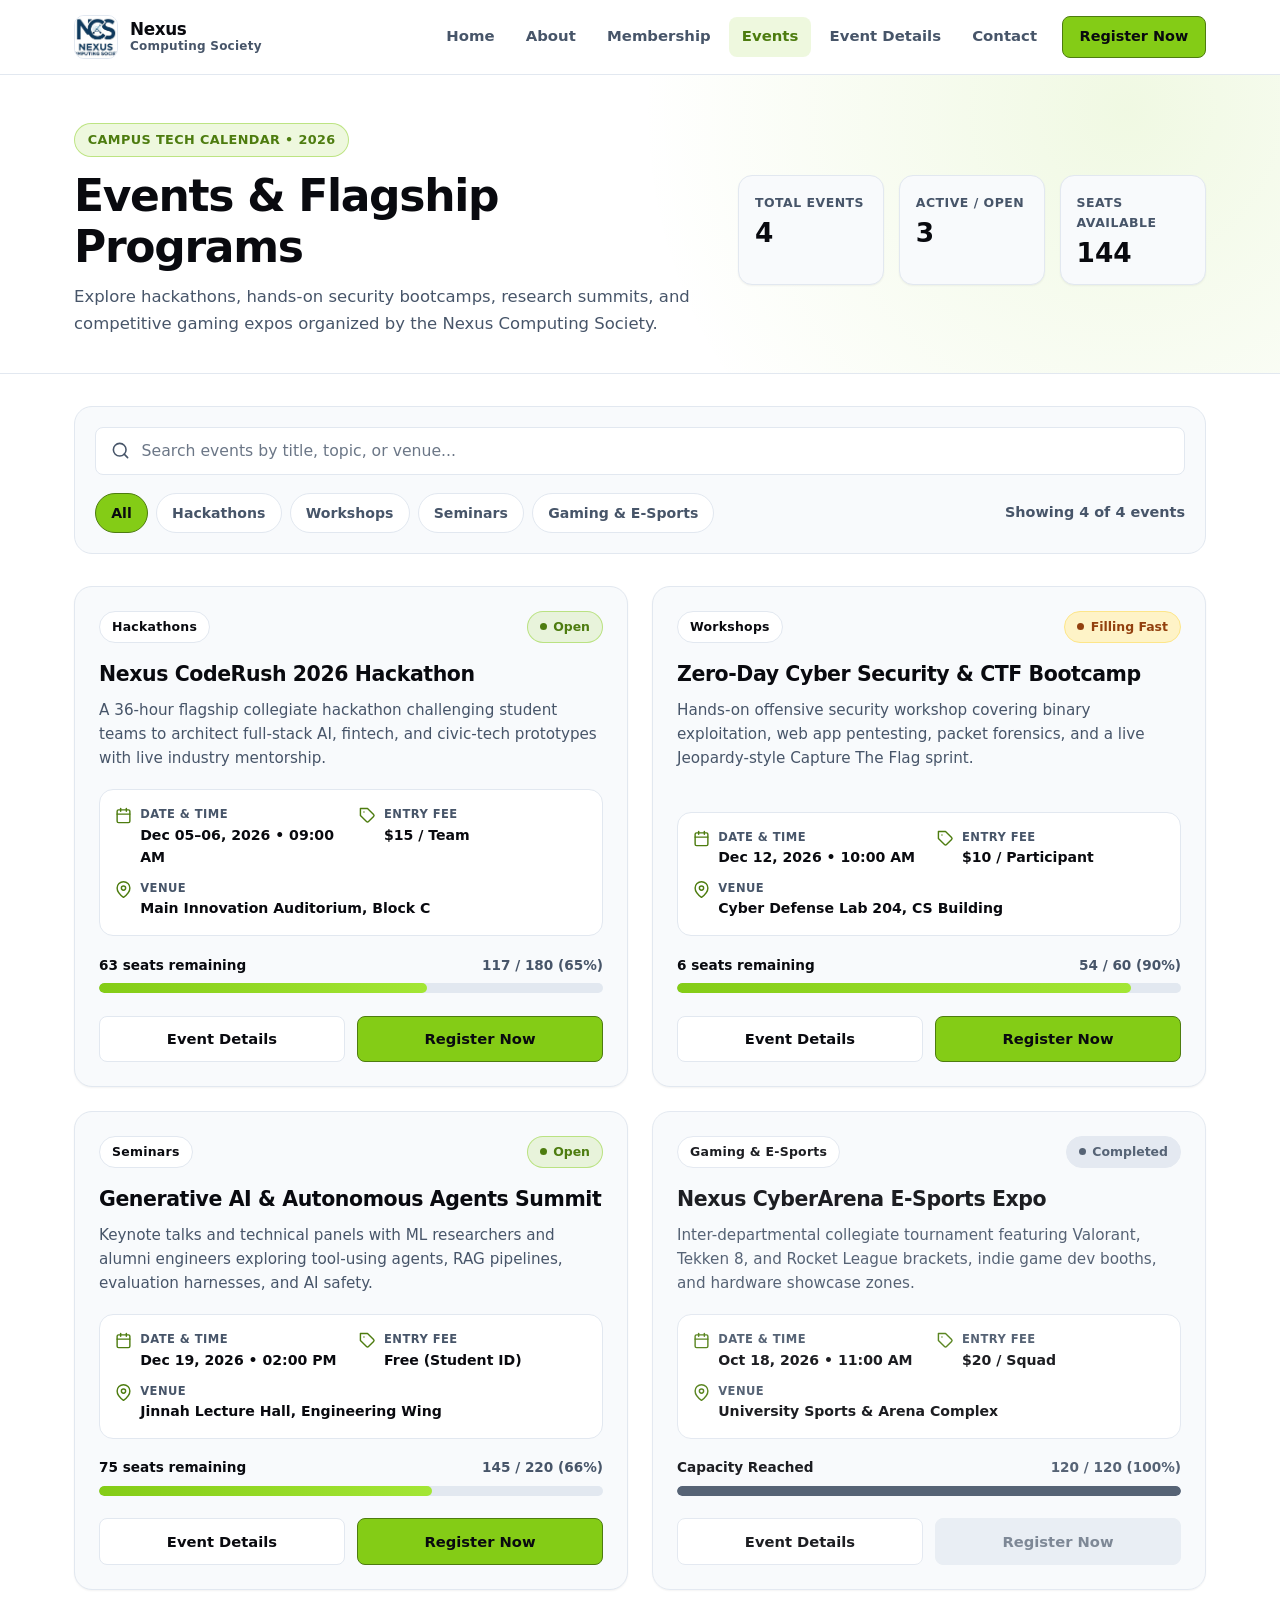
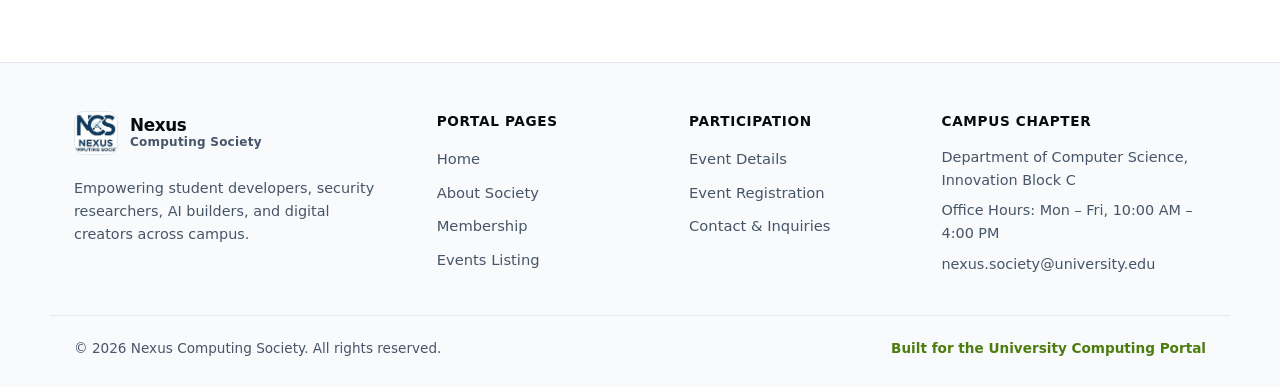
<file: pages/events.html>
<!DOCTYPE html>
<html lang="en">
<head>
  <meta charset="UTF-8">
  <meta name="viewport" content="width=device-width, initial-scale=1.0">
  <meta name="description" content="Browse upcoming hackathons, cybersecurity workshops, AI summits, and e-sports tournaments hosted by the Nexus Computing Society.">
  <title>Events Listing | Nexus Computing Society</title>
  <link rel="stylesheet" href="../css/events.css">
</head>
<body>
  <a class="skip-link" href="#main-content">Skip to main content</a>

  <header class="site-header">
    <div class="container header-inner">
      <a href="../index.html" class="brand" aria-label="Nexus Computing Society Home">
        <img
          src="../images/logo.png"
          alt="Nexus Computing Society Logo"
          class="brand-logo"
          width="44"
          height="44"
        >
        <span class="brand-text">
          <strong class="brand-title">Nexus</strong>
          <span class="brand-subtitle">Computing Society</span>
        </span>
      </a>

      <button
        type="button"
        id="nav-toggle"
        class="nav-toggle"
        aria-expanded="false"
        aria-controls="primary-nav"
        aria-label="Toggle navigation menu"
      >
        <span class="hamburger-box" aria-hidden="true">
          <span class="hamburger-line"></span>
          <span class="hamburger-line"></span>
          <span class="hamburger-line"></span>
        </span>
      </button>

      <nav id="primary-nav" class="primary-nav" aria-label="Primary Navigation">
        <ul class="nav-list">
          <li><a href="../index.html" class="nav-link">Home</a></li>
          <li><a href="about.html" class="nav-link">About</a></li>
          <li><a href="membership.html" class="nav-link">Membership</a></li>
          <li><a href="events.html" class="nav-link is-active" aria-current="page">Events</a></li>
          <li><a href="event-details.html" class="nav-link">Event Details</a></li>
          <li><a href="contact.html" class="nav-link">Contact</a></li>
          <li class="nav-cta-item">
            <a href="event-register.html" class="nav-cta">Register Now</a>
          </li>
        </ul>
      </nav>
    </div>
  </header>

  <main id="main-content" class="events-main">
    <section class="page-hero" aria-labelledby="events-heading">
      <div class="container hero-grid">
        <div class="hero-copy">
          <span class="eyebrow-badge">Campus Tech Calendar &bull; 2026</span>
          <h1 id="events-heading">Events &amp; Flagship Programs</h1>
          <p class="hero-description">
            Explore hackathons, hands-on security bootcamps, research summits, and competitive gaming
            expos organized by the Nexus Computing Society.
          </p>
        </div>

        <div class="hero-stats" aria-label="Events overview statistics">
          <article class="stat-card">
            <span class="stat-label">Total Events</span>
            <strong id="stat-total" class="stat-value">4</strong>
          </article>
          <article class="stat-card">
            <span class="stat-label">Active / Open</span>
            <strong id="stat-open" class="stat-value">3</strong>
          </article>
          <article class="stat-card">
            <span class="stat-label">Seats Available</span>
            <strong id="stat-seats" class="stat-value">144</strong>
          </article>
        </div>
      </div>
    </section>

    <section class="controls-section" aria-label="Search and filter events">
      <div class="container">
        <div class="controls-panel">
          <div class="search-wrapper">
            <label for="event-search" class="visually-hidden">Search events</label>
            <svg class="search-icon" viewBox="0 0 24 24" fill="none" stroke="currentColor" stroke-width="2" stroke-linecap="round" stroke-linejoin="round" aria-hidden="true">
              <circle cx="11" cy="11" r="8"></circle>
              <line x1="21" y1="21" x2="16.65" y2="16.65"></line>
            </svg>
            <input
              type="search"
              id="event-search"
              class="search-input"
              placeholder="Search events by title, topic, or venue..."
              autocomplete="off"
            >
            <button
              type="button"
              id="clear-search"
              class="clear-search-btn"
              hidden
              aria-label="Clear search query"
            >
              <svg viewBox="0 0 24 24" fill="none" stroke="currentColor" stroke-width="2" stroke-linecap="round" stroke-linejoin="round" aria-hidden="true">
                <line x1="18" y1="6" x2="6" y2="18"></line>
                <line x1="6" y1="6" x2="18" y2="18"></line>
              </svg>
            </button>
          </div>

          <div class="filter-toolbar">
            <div class="filter-group" role="group" aria-label="Filter events by category">
              <button type="button" class="filter-btn is-active" data-category="All" aria-pressed="true">All</button>
              <button type="button" class="filter-btn" data-category="Hackathons" aria-pressed="false">Hackathons</button>
              <button type="button" class="filter-btn" data-category="Workshops" aria-pressed="false">Workshops</button>
              <button type="button" class="filter-btn" data-category="Seminars" aria-pressed="false">Seminars</button>
              <button type="button" class="filter-btn" data-category="Gaming &amp; E-Sports" aria-pressed="false">Gaming &amp; E-Sports</button>
            </div>

            <p id="results-count" class="results-count" aria-live="polite">
              Showing 4 of 4 events
            </p>
          </div>
        </div>
      </div>
    </section>

    <section class="events-section" aria-label="Events list">
      <div class="container">
        <div id="events-grid" class="events-grid"></div>

        <div id="empty-state" class="empty-state" hidden>
          <div class="empty-icon" aria-hidden="true">
            <svg viewBox="0 0 24 24" fill="none" stroke="currentColor" stroke-width="1.8" stroke-linecap="round" stroke-linejoin="round">
              <circle cx="11" cy="11" r="8"></circle>
              <line x1="21" y1="21" x2="16.65" y2="16.65"></line>
              <line x1="8" y1="11" x2="14" y2="11"></line>
            </svg>
          </div>
          <h2>No matching events found</h2>
          <p id="empty-message">
            No society events matched your current search or category selection. Try another keyword or reset your filters.
          </p>
          <button type="button" id="reset-filters-btn" class="btn btn-primary">
            Reset Filters
          </button>
        </div>
      </div>
    </section>
  </main>

  <footer class="site-footer">
    <div class="container footer-grid">
      <div class="footer-brand">
        <a href="../index.html" class="brand footer-brand-link">
          <img
            src="../images/logo.png"
            alt="Nexus Computing Society Logo"
            class="brand-logo"
            width="40"
            height="40"
          >
          <span class="brand-text">
            <strong class="brand-title">Nexus</strong>
            <span class="brand-subtitle">Computing Society</span>
          </span>
        </a>
        <p class="footer-tagline">
          Empowering student developers, security researchers, AI builders, and digital creators across campus.
        </p>
      </div>

      <div class="footer-col">
        <h2 class="footer-heading">Portal Pages</h2>
        <ul class="footer-links">
          <li><a href="../index.html">Home</a></li>
          <li><a href="about.html">About Society</a></li>
          <li><a href="membership.html">Membership</a></li>
          <li><a href="events.html">Events Listing</a></li>
        </ul>
      </div>

      <div class="footer-col">
        <h2 class="footer-heading">Participation</h2>
        <ul class="footer-links">
          <li><a href="event-details.html">Event Details</a></li>
          <li><a href="event-register.html">Event Registration</a></li>
          <li><a href="contact.html">Contact &amp; Inquiries</a></li>
        </ul>
      </div>

      <div class="footer-col">
        <h2 class="footer-heading">Campus Chapter</h2>
        <p class="footer-meta">Department of Computer Science, Innovation Block C</p>
        <p class="footer-meta">Office Hours: Mon &ndash; Fri, 10:00 AM &ndash; 4:00 PM</p>
        <p class="footer-meta">nexus.society@university.edu</p>
      </div>
    </div>

    <div class="container footer-bottom">
      <p>&copy; 2026 Nexus Computing Society. All rights reserved.</p>
      <p class="footer-note">Built for the University Computing Portal</p>
    </div>
  </footer>

  <script src="../js/events.js"></script>
</body>
</html>
</file>
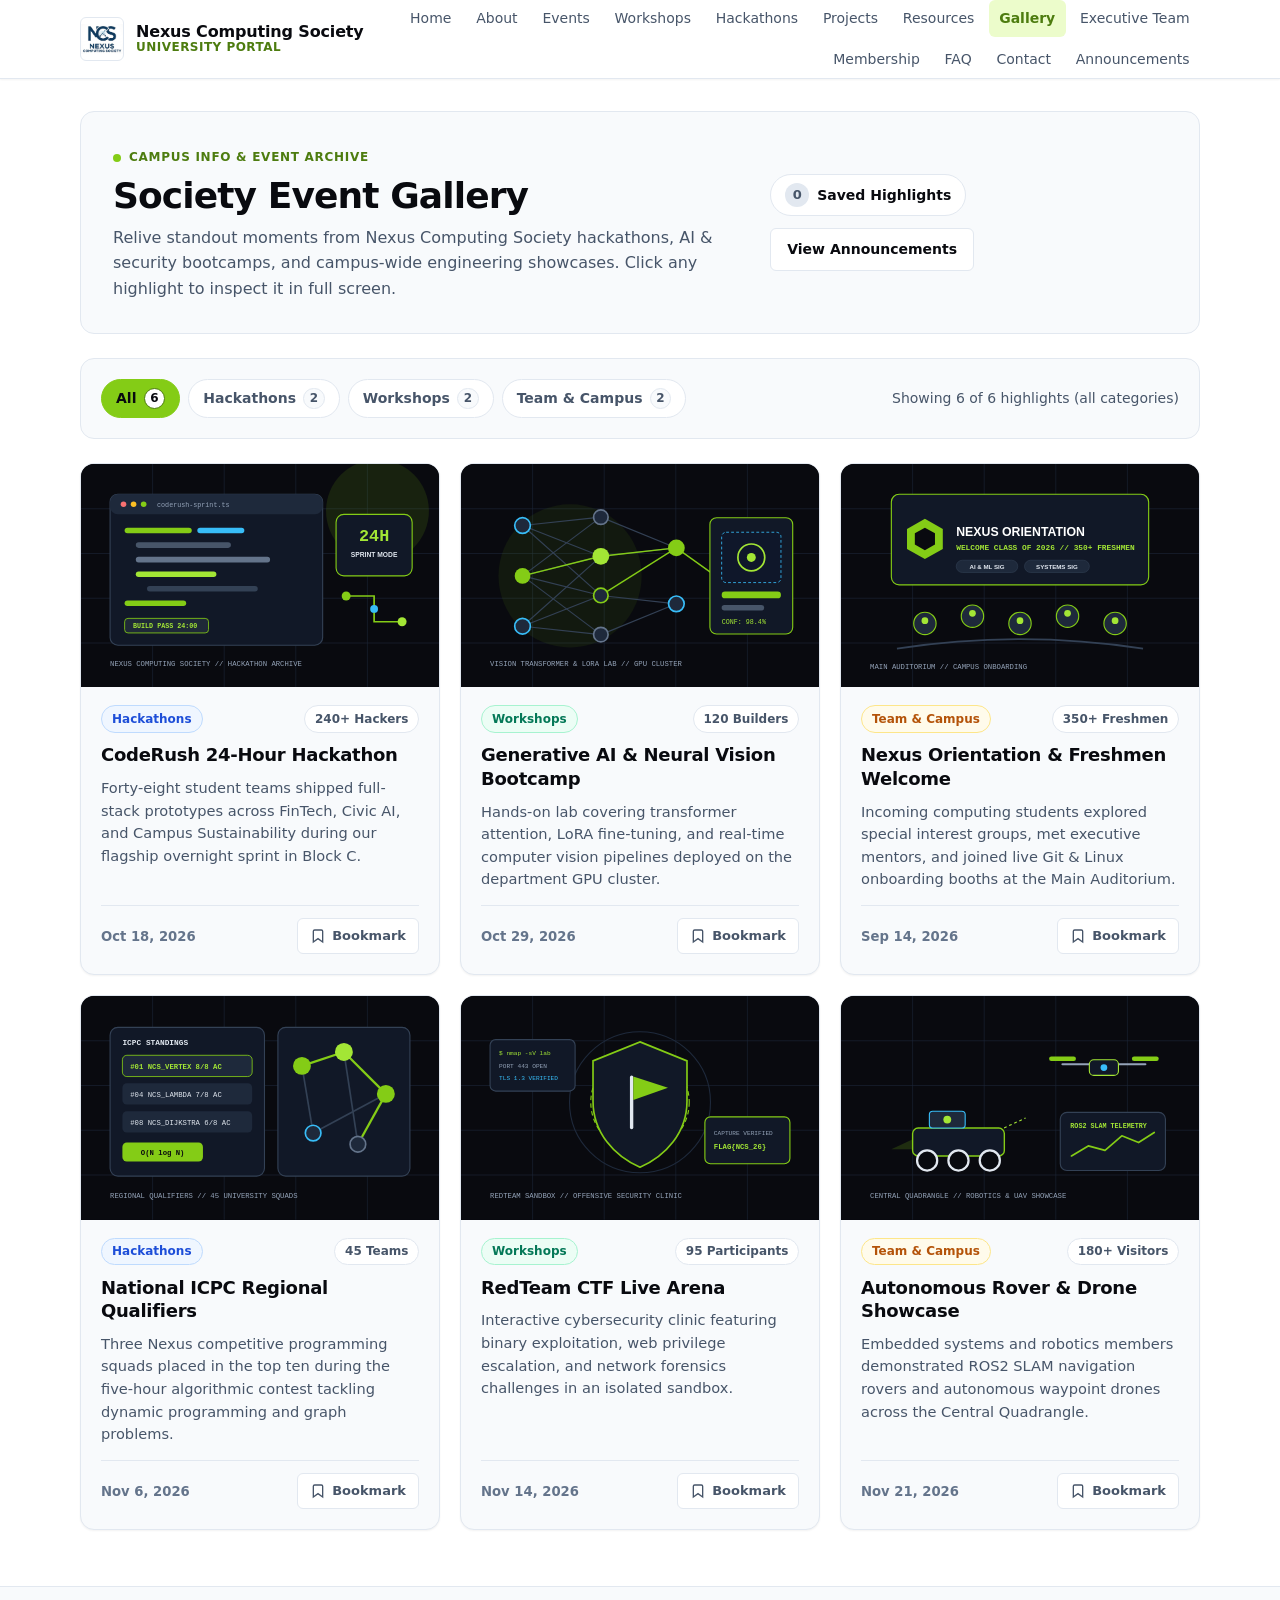
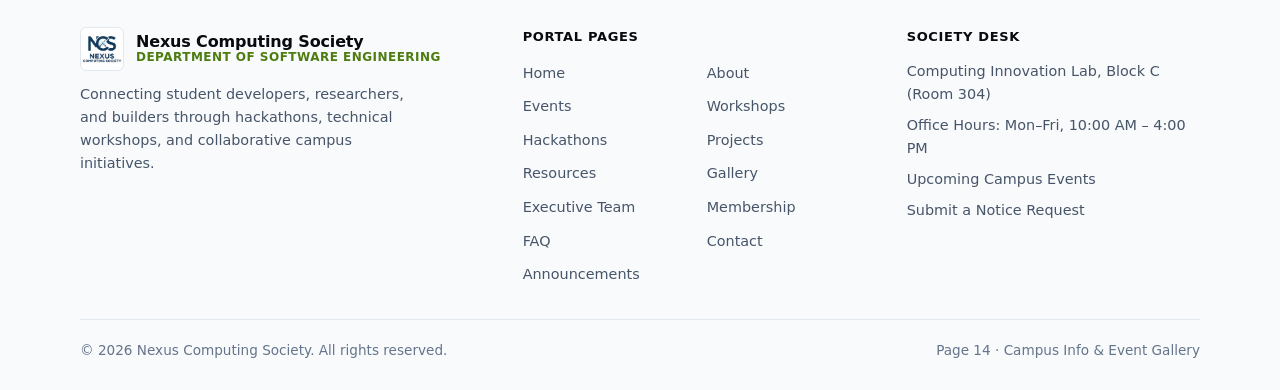
<file: pages/gallery.html>
<!DOCTYPE html>
<html lang="en">
<head>
  <meta charset="UTF-8">
  <meta name="viewport" content="width=device-width, initial-scale=1.0">
  <meta name="description" content="Explore event highlights, hackathons, technical workshops, and campus showcases from the Nexus Computing Society.">
  <title>Gallery | Nexus Computing Society</title>
  <link rel="stylesheet" href="../css/campus-info.css">
</head>
<body>
  <a class="skip-link" href="#main-content">Skip to main content</a>

  <header class="site-header">
    <div class="container header-inner">
      <a class="brand-link" href="../index.html">
        <img
          src="../images/logo.png"
          alt="Nexus Computing Society Logo"
          class="brand-logo"
          width="44"
          height="44"
        >
        <span class="brand-text">
          <span class="brand-title">Nexus Computing Society</span>
          <span class="brand-subtitle">University Portal</span>
        </span>
      </a>

      <button
        type="button"
        id="nav-toggle"
        class="nav-toggle"
        aria-label="Toggle navigation menu"
        aria-expanded="false"
        aria-controls="primary-navigation"
      >
        <span class="nav-toggle-icon" aria-hidden="true">
          <span class="nav-toggle-bar"></span>
          <span class="nav-toggle-bar"></span>
          <span class="nav-toggle-bar"></span>
        </span>
      </button>

      <nav id="primary-navigation" class="primary-nav" aria-label="Primary portal navigation">
        <ul class="nav-list">
          <li><a class="nav-link" href="../index.html">Home</a></li>
          <li><a class="nav-link" href="about.html">About</a></li>
          <li><a class="nav-link" href="events.html">Events</a></li>
          <li><a class="nav-link" href="workshops.html">Workshops</a></li>
          <li><a class="nav-link" href="hackathons.html">Hackathons</a></li>
          <li><a class="nav-link" href="projects.html">Projects</a></li>
          <li><a class="nav-link" href="resources.html">Resources</a></li>
          <li><a class="nav-link" href="gallery.html" aria-current="page">Gallery</a></li>
          <li><a class="nav-link" href="team.html">Executive Team</a></li>
          <li><a class="nav-link" href="membership.html">Membership</a></li>
          <li><a class="nav-link" href="faq.html">FAQ</a></li>
          <li><a class="nav-link" href="contact.html">Contact</a></li>
          <li><a class="nav-link" href="announcements.html">Announcements</a></li>
        </ul>
      </nav>
    </div>
  </header>

  <main id="main-content" class="site-main">
    <div class="container">
      <section class="page-hero" aria-labelledby="gallery-heading">
        <div>
          <p class="hero-eyebrow">
            <span class="hero-dot" aria-hidden="true"></span>
            Campus Info &amp; Event Archive
          </p>
          <h1 id="gallery-heading" class="hero-title">Society Event Gallery</h1>
          <p class="hero-description">
            Relive standout moments from Nexus Computing Society hackathons, AI &amp; security bootcamps,
            and campus-wide engineering showcases. Click any highlight to inspect it in full screen.
          </p>
        </div>

        <div class="hero-actions">
          <div id="favorites-counter-badge" class="unread-counter-badge" aria-live="polite">
            <span id="favorites-count-number" class="unread-count-number">0</span>
            <span id="favorites-count-label">Saved Highlights</span>
          </div>
          <a class="btn btn-outline" href="announcements.html">View Announcements</a>
        </div>
      </section>

      <section class="controls-section" aria-label="Filter gallery by category">
        <div class="filter-toolbar">
          <div id="gallery-category-filters" class="category-filters" role="group" aria-label="Filter event highlights by category">
            <button type="button" class="gallery-filter-btn is-active" data-category="All" aria-pressed="true">
              All <span class="filter-count-pill" data-count-for="All">6</span>
            </button>
            <button type="button" class="gallery-filter-btn" data-category="Hackathons" aria-pressed="false">
              Hackathons <span class="filter-count-pill" data-count-for="Hackathons">2</span>
            </button>
            <button type="button" class="gallery-filter-btn" data-category="Workshops" aria-pressed="false">
              Workshops <span class="filter-count-pill" data-count-for="Workshops">2</span>
            </button>
            <button type="button" class="gallery-filter-btn" data-category="Team & Campus" aria-pressed="false">
              Team &amp; Campus <span class="filter-count-pill" data-count-for="Team & Campus">2</span>
            </button>
          </div>

          <p id="gallery-count-status" class="feed-meta-status" aria-live="polite">
            Showing 6 of 6 highlights
          </p>
        </div>
      </section>

      <section class="gallery-section" aria-labelledby="gallery-grid-heading">
        <h2 id="gallery-grid-heading" class="sr-only">Event Highlights Grid</h2>
        <div id="gallery-grid" class="gallery-grid"></div>
      </section>
    </div>
  </main>

  <div
    id="gallery-lightbox"
    class="lightbox-backdrop"
    role="dialog"
    aria-modal="true"
    aria-labelledby="lightbox-title"
    aria-describedby="lightbox-caption"
    hidden
  >
    <div class="lightbox-dialog">
      <div class="lightbox-header">
        <div class="lightbox-header-meta">
          <span id="lightbox-category" class="gallery-category-badge"></span>
          <span id="lightbox-attendees" class="gallery-attendee-badge"></span>
          <span id="lightbox-position" class="lightbox-position"></span>
        </div>
        <button
          type="button"
          id="lightbox-close-btn"
          class="lightbox-close-btn"
          aria-label="Close lightbox"
        >
          <span aria-hidden="true">&times;</span>
        </button>
      </div>

      <div class="lightbox-stage">
        <button
          type="button"
          id="lightbox-prev-btn"
          class="lightbox-nav-btn lightbox-prev-btn"
          aria-label="Previous highlight"
        >
          <svg width="20" height="20" viewBox="0 0 24 24" fill="none" stroke="currentColor" stroke-width="2.2" aria-hidden="true">
            <polyline points="15 18 9 12 15 6"></polyline>
          </svg>
        </button>

        <div id="lightbox-artwork" class="lightbox-artwork"></div>

        <button
          type="button"
          id="lightbox-next-btn"
          class="lightbox-nav-btn lightbox-next-btn"
          aria-label="Next highlight"
        >
          <svg width="20" height="20" viewBox="0 0 24 24" fill="none" stroke="currentColor" stroke-width="2.2" aria-hidden="true">
            <polyline points="9 18 15 12 9 6"></polyline>
          </svg>
        </button>
      </div>

      <div class="lightbox-footer">
        <div class="lightbox-copy">
          <div class="lightbox-title-row">
            <h2 id="lightbox-title" class="lightbox-title"></h2>
            <time id="lightbox-date" class="lightbox-date"></time>
          </div>
          <p id="lightbox-caption" class="lightbox-caption"></p>
        </div>

        <div class="lightbox-actions">
          <button
            type="button"
            id="lightbox-like-btn"
            class="gallery-like-btn"
            aria-pressed="false"
          >
            <svg width="16" height="16" viewBox="0 0 24 24" fill="none" stroke="currentColor" stroke-width="2" aria-hidden="true">
              <path d="M19 21l-7-5-7 5V5a2 2 0 0 1 2-2h10a2 2 0 0 1 2 2z"></path>
            </svg>
            <span class="like-btn-label">Bookmark</span>
          </button>
        </div>
      </div>
    </div>
  </div>

  <footer class="site-footer">
    <div class="container">
      <div class="footer-grid">
        <div class="footer-brand">
          <a class="brand-link" href="../index.html">
            <img
              src="../images/logo.png"
              alt="Nexus Computing Society Logo"
              class="brand-logo"
              width="40"
              height="40"
            >
            <span class="brand-text">
              <span class="brand-title">Nexus Computing Society</span>
              <span class="brand-subtitle">Department of Software Engineering</span>
            </span>
          </a>
          <p class="footer-description">
            Connecting student developers, researchers, and builders through hackathons,
            technical workshops, and collaborative campus initiatives.
          </p>
        </div>

        <div>
          <h2 class="footer-heading">Portal Pages</h2>
          <ul class="footer-links">
            <li><a class="footer-link" href="../index.html">Home</a></li>
            <li><a class="footer-link" href="about.html">About</a></li>
            <li><a class="footer-link" href="events.html">Events</a></li>
            <li><a class="footer-link" href="workshops.html">Workshops</a></li>
            <li><a class="footer-link" href="hackathons.html">Hackathons</a></li>
            <li><a class="footer-link" href="projects.html">Projects</a></li>
            <li><a class="footer-link" href="resources.html">Resources</a></li>
            <li><a class="footer-link" href="gallery.html">Gallery</a></li>
            <li><a class="footer-link" href="team.html">Executive Team</a></li>
            <li><a class="footer-link" href="membership.html">Membership</a></li>
            <li><a class="footer-link" href="faq.html">FAQ</a></li>
            <li><a class="footer-link" href="contact.html">Contact</a></li>
            <li><a class="footer-link" href="announcements.html">Announcements</a></li>
          </ul>
        </div>

        <div>
          <h2 class="footer-heading">Society Desk</h2>
          <ul class="footer-meta-list">
            <li>Computing Innovation Lab, Block C (Room 304)</li>
            <li>Office Hours: Mon–Fri, 10:00 AM – 4:00 PM</li>
            <li><a class="footer-link" href="events.html">Upcoming Campus Events</a></li>
            <li><a class="footer-link" href="contact.html">Submit a Notice Request</a></li>
          </ul>
        </div>
      </div>

      <div class="footer-bottom">
        <p>&copy; 2026 Nexus Computing Society. All rights reserved.</p>
        <p>Page 14 &middot; Campus Info &amp; Event Gallery</p>
      </div>
    </div>
  </footer>

  <script src="../js/campus-info.js"></script>
</body>
</html>
</file>
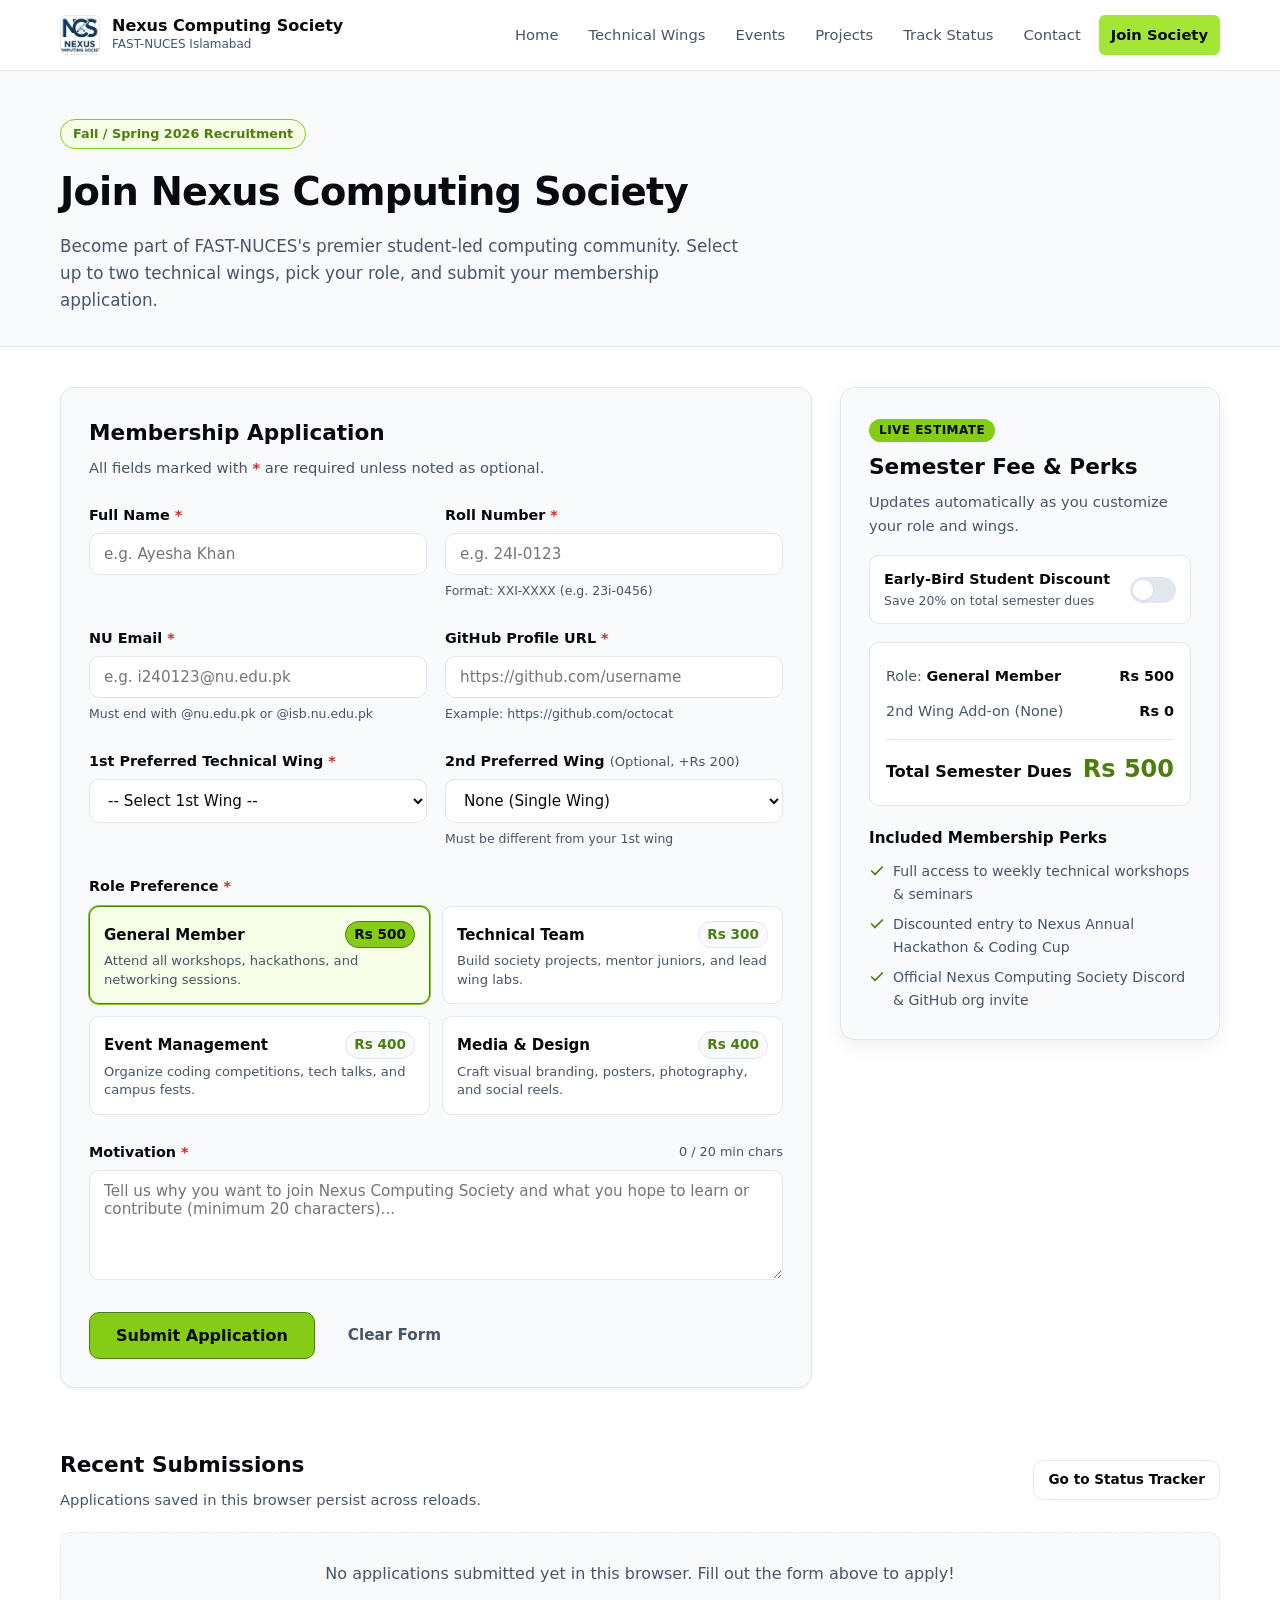
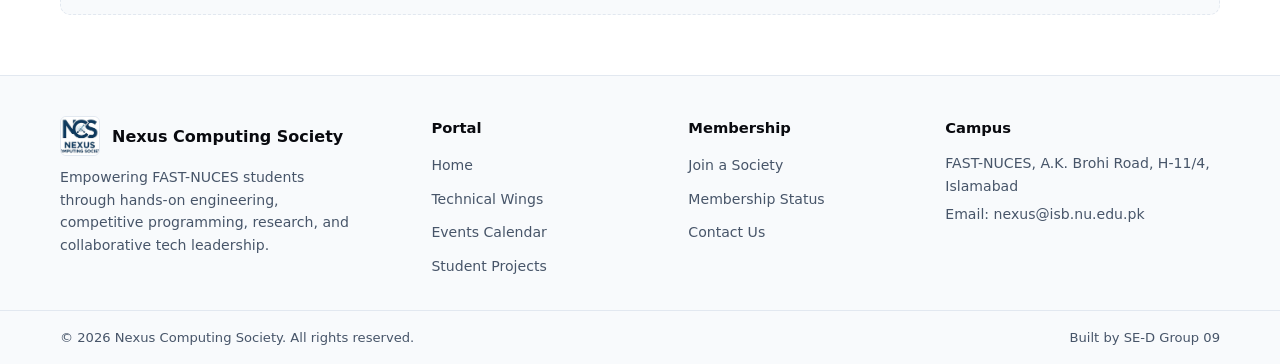
<file: pages/join-society.html>
<!DOCTYPE html>
<html lang="en">
<head>
  <meta charset="UTF-8">
  <meta name="viewport" content="width=device-width, initial-scale=1.0">
  <meta name="description" content="Apply for membership at Nexus Computing Society (NCS), FAST-NUCES. Choose your technical wings, role preference, and calculate semester dues.">
  <title>Join a Society | Nexus Computing Society</title>
  <link rel="stylesheet" href="../css/membership.css">
</head>
<body>
  <!-- Sticky Navigation Header -->
  <header class="site-header">
    <div class="container header-inner">
      <a href="../index.html" class="brand" aria-label="Nexus Computing Society Home">
        <img
          src="../images/logo.png"
          alt="Nexus Computing Society Logo"
          class="brand-logo"
          width="40"
          height="40"
          onerror="this.onerror=null;this.src='../images/logo.jpg';"
        >
        <div class="brand-text">
          <span class="brand-name">Nexus Computing Society</span>
          <span class="brand-sub">FAST-NUCES Islamabad</span>
        </div>
      </a>

      <button
        type="button"
        class="nav-toggle"
        id="navToggle"
        aria-label="Toggle navigation menu"
        aria-expanded="false"
        aria-controls="primaryNav"
      >
        <span class="hamburger-line"></span>
        <span class="hamburger-line"></span>
        <span class="hamburger-line"></span>
      </button>

      <nav class="primary-nav" id="primaryNav" aria-label="Main Navigation">
        <ul class="nav-list">
          <li><a href="../index.html" class="nav-link">Home</a></li>
          <li><a href="wings.html" class="nav-link">Technical Wings</a></li>
          <li><a href="events.html" class="nav-link">Events</a></li>
          <li><a href="projects.html" class="nav-link">Projects</a></li>
          <li><a href="membership-status.html" class="nav-link">Track Status</a></li>
          <li><a href="contact.html" class="nav-link">Contact</a></li>
          <li><a href="join-society.html" class="nav-link nav-cta active" aria-current="page">Join Society</a></li>
        </ul>
      </nav>
    </div>
  </header>

  <main class="main-content">
    <!-- Hero / Page Header Section -->
    <section class="page-hero">
      <div class="container">
        <span class="hero-badge">Fall / Spring 2026 Recruitment</span>
        <h1 class="hero-title">Join Nexus Computing Society</h1>
        <p class="hero-subtitle">
          Become part of FAST-NUCES's premier student-led computing community. Select up to two technical wings, pick your role, and submit your membership application.
        </p>
      </div>
    </section>

    <!-- Application Form + Live Fee Calculator Section -->
    <section class="application-section" aria-labelledby="application-heading">
      <div class="container application-grid">
        <!-- Left Column: Membership Application Form -->
        <div class="form-column">
          <div class="card form-card">
            <div class="card-header">
              <h2 id="application-heading" class="section-title">Membership Application</h2>
              <p class="section-desc">All fields marked with <span class="required-star" aria-hidden="true">*</span> are required unless noted as optional.</p>
            </div>

            <!-- Success Confirmation Box (hidden until valid submission) -->
            <div
              id="confirmationBox"
              class="confirmation-box"
              role="status"
              aria-live="polite"
              hidden
            >
              <div class="confirmation-icon" aria-hidden="true">
                <svg width="28" height="28" viewBox="0 0 24 24" fill="none" stroke="currentColor" stroke-width="2.5" stroke-linecap="round" stroke-linejoin="round">
                  <path d="M22 11.08V12a10 10 0 1 1-5.93-9.14"></path>
                  <polyline points="22 4 12 14.01 9 11.01"></polyline>
                </svg>
              </div>
              <div class="confirmation-body">
                <h3 class="confirmation-title">Application Submitted Successfully!</h3>
                <p class="confirmation-text">
                  Your membership application has been recorded. Save your tracking ID below to check your review status anytime.
                </p>
                <div class="tracking-pill">
                  <span class="tracking-label">Tracking ID:</span>
                  <strong id="generatedTrackingId" class="tracking-code">APP-2026-000</strong>
                </div>
                <div class="confirmation-actions">
                  <a href="membership-status.html" class="btn btn-primary">
                    Check Membership Status
                    <svg width="16" height="16" viewBox="0 0 24 24" fill="none" stroke="currentColor" stroke-width="2" stroke-linecap="round" stroke-linejoin="round" aria-hidden="true">
                      <line x1="5" y1="12" x2="19" y2="12"></line>
                      <polyline points="12 5 19 12 12 19"></polyline>
                    </svg>
                  </a>
                  <button type="button" id="submitAnotherBtn" class="btn btn-outline">
                    Submit Another Application
                  </button>
                </div>
              </div>
            </div>

            <form id="membershipForm" class="membership-form" novalidate>
              <!-- Personal & Academic Details -->
              <div class="form-row two-col">
                <div class="form-group">
                  <label for="fullName" class="form-label">
                    Full Name <span class="required-star" aria-hidden="true">*</span>
                  </label>
                  <input
                    type="text"
                    id="fullName"
                    name="fullName"
                    class="form-input"
                    placeholder="e.g. Ayesha Khan"
                    autocomplete="name"
                    required
                  >
                  <p class="error-message" id="fullNameError" role="alert"></p>
                </div>

                <div class="form-group">
                  <label for="rollNumber" class="form-label">
                    Roll Number <span class="required-star" aria-hidden="true">*</span>
                  </label>
                  <input
                    type="text"
                    id="rollNumber"
                    name="rollNumber"
                    class="form-input"
                    placeholder="e.g. 24I-0123"
                    pattern="^[0-9]{2}[iI]-[0-9]{4}$"
                    required
                  >
                  <span class="field-hint">Format: XXI-XXXX (e.g. 23i-0456)</span>
                  <p class="error-message" id="rollNumberError" role="alert"></p>
                </div>
              </div>

              <div class="form-row two-col">
                <div class="form-group">
                  <label for="nuEmail" class="form-label">
                    NU Email <span class="required-star" aria-hidden="true">*</span>
                  </label>
                  <input
                    type="email"
                    id="nuEmail"
                    name="nuEmail"
                    class="form-input"
                    placeholder="e.g. i240123@nu.edu.pk"
                    autocomplete="email"
                    required
                  >
                  <span class="field-hint">Must end with @nu.edu.pk or @isb.nu.edu.pk</span>
                  <p class="error-message" id="nuEmailError" role="alert"></p>
                </div>

                <div class="form-group">
                  <label for="githubUrl" class="form-label">
                    GitHub Profile URL <span class="required-star" aria-hidden="true">*</span>
                  </label>
                  <input
                    type="url"
                    id="githubUrl"
                    name="githubUrl"
                    class="form-input"
                    placeholder="https://github.com/username"
                    required
                  >
                  <span class="field-hint">Example: https://github.com/octocat</span>
                  <p class="error-message" id="githubUrlError" role="alert"></p>
                </div>
              </div>

              <!-- Wing Preferences -->
              <div class="form-row two-col">
                <div class="form-group">
                  <label for="primaryWing" class="form-label">
                    1st Preferred Technical Wing <span class="required-star" aria-hidden="true">*</span>
                  </label>
                  <select id="primaryWing" name="primaryWing" class="form-select" required>
                    <option value="">-- Select 1st Wing --</option>
                    <option value="AI & ML">AI &amp; ML</option>
                    <option value="Competitive Programming">Competitive Programming</option>
                    <option value="Cyber Security">Cyber Security</option>
                    <option value="Web & App Dev">Web &amp; App Dev</option>
                    <option value="Game Dev">Game Dev</option>
                    <option value="Robotics & IoT">Robotics &amp; IoT</option>
                  </select>
                  <p class="error-message" id="primaryWingError" role="alert"></p>
                </div>

                <div class="form-group">
                  <label for="secondaryWing" class="form-label">
                    2nd Preferred Wing <span class="optional-tag">(Optional, +Rs 200)</span>
                  </label>
                  <select id="secondaryWing" name="secondaryWing" class="form-select">
                    <option value="">None (Single Wing)</option>
                    <option value="AI & ML">AI &amp; ML</option>
                    <option value="Competitive Programming">Competitive Programming</option>
                    <option value="Cyber Security">Cyber Security</option>
                    <option value="Web & App Dev">Web &amp; App Dev</option>
                    <option value="Game Dev">Game Dev</option>
                    <option value="Robotics & IoT">Robotics &amp; IoT</option>
                  </select>
                  <span class="field-hint">Must be different from your 1st wing</span>
                  <p class="error-message" id="secondaryWingError" role="alert"></p>
                </div>
              </div>

              <!-- Role Preference Radio Cards -->
              <div class="form-group">
                <span class="form-label" id="roleGroupLabel">
                  Role Preference <span class="required-star" aria-hidden="true">*</span>
                </span>
                <div class="role-grid" role="radiogroup" aria-labelledby="roleGroupLabel">
                  <label class="role-card" for="roleGeneral">
                    <input
                      type="radio"
                      id="roleGeneral"
                      name="rolePreference"
                      value="General Member"
                      class="role-radio"
                      checked
                    >
                    <div class="role-card-content">
                      <div class="role-card-top">
                        <span class="role-name">General Member</span>
                        <span class="role-price">Rs 500</span>
                      </div>
                      <p class="role-desc">Attend all workshops, hackathons, and networking sessions.</p>
                    </div>
                  </label>

                  <label class="role-card" for="roleTechnical">
                    <input
                      type="radio"
                      id="roleTechnical"
                      name="rolePreference"
                      value="Technical Team"
                      class="role-radio"
                    >
                    <div class="role-card-content">
                      <div class="role-card-top">
                        <span class="role-name">Technical Team</span>
                        <span class="role-price">Rs 300</span>
                      </div>
                      <p class="role-desc">Build society projects, mentor juniors, and lead wing labs.</p>
                    </div>
                  </label>

                  <label class="role-card" for="roleEvent">
                    <input
                      type="radio"
                      id="roleEvent"
                      name="rolePreference"
                      value="Event Management"
                      class="role-radio"
                    >
                    <div class="role-card-content">
                      <div class="role-card-top">
                        <span class="role-name">Event Management</span>
                        <span class="role-price">Rs 400</span>
                      </div>
                      <p class="role-desc">Organize coding competitions, tech talks, and campus fests.</p>
                    </div>
                  </label>

                  <label class="role-card" for="roleMedia">
                    <input
                      type="radio"
                      id="roleMedia"
                      name="rolePreference"
                      value="Media & Design"
                      class="role-radio"
                    >
                    <div class="role-card-content">
                      <div class="role-card-top">
                        <span class="role-name">Media &amp; Design</span>
                        <span class="role-price">Rs 400</span>
                      </div>
                      <p class="role-desc">Craft visual branding, posters, photography, and social reels.</p>
                    </div>
                  </label>
                </div>
                <p class="error-message" id="rolePreferenceError" role="alert"></p>
              </div>

              <!-- Motivation Textarea -->
              <div class="form-group">
                <div class="label-row">
                  <label for="motivation" class="form-label">
                    Motivation <span class="required-star" aria-hidden="true">*</span>
                  </label>
                  <span id="motivationCount" class="char-count">0 / 20 min chars</span>
                </div>
                <textarea
                  id="motivation"
                  name="motivation"
                  class="form-textarea"
                  rows="4"
                  placeholder="Tell us why you want to join Nexus Computing Society and what you hope to learn or contribute (minimum 20 characters)..."
                  required
                ></textarea>
                <p class="error-message" id="motivationError" role="alert"></p>
              </div>

              <div class="form-actions">
                <button type="submit" id="submitBtn" class="btn btn-primary btn-lg">
                  Submit Application
                </button>
                <button type="reset" id="resetBtn" class="btn btn-ghost">
                  Clear Form
                </button>
              </div>
            </form>
          </div>
        </div>

        <!-- Right Column: Live Semester Fee & Perks Calculator -->
        <aside class="calculator-column" aria-labelledby="calculator-heading">
          <div class="card calculator-card" aria-live="polite">
            <div class="calc-header">
              <span class="calc-badge">Live Estimate</span>
              <h2 id="calculator-heading" class="section-title">Semester Fee &amp; Perks</h2>
              <p class="section-desc">Updates automatically as you customize your role and wings.</p>
            </div>

            <!-- Early-Bird Discount Toggle -->
            <div class="discount-toggle-box">
              <label for="earlyBirdToggle" class="toggle-label">
                <div class="toggle-text">
                  <span class="toggle-title">Early-Bird Student Discount</span>
                  <span class="toggle-sub">Save 20% on total semester dues</span>
                </div>
                <div class="switch-wrap">
                  <input type="checkbox" id="earlyBirdToggle" class="switch-input">
                  <span class="switch-slider" aria-hidden="true"></span>
                </div>
              </label>
            </div>

            <!-- Itemized Breakdown -->
            <div class="fee-breakdown">
              <div class="fee-row">
                <span class="fee-label">Role: <strong id="calcRoleLabel">General Member</strong></span>
                <span class="fee-amount" id="calcBaseFee">Rs 500</span>
              </div>
              <div class="fee-row">
                <span class="fee-label">2nd Wing Add-on (<span id="calcWingLabel">None</span>)</span>
                <span class="fee-amount" id="calcWingFee">Rs 0</span>
              </div>
              <div class="fee-row discount-row" id="calcDiscountRow" hidden>
                <span class="fee-label">Early-Bird Discount (20%)</span>
                <span class="fee-amount discount-amount" id="calcDiscountAmount">-Rs 0</span>
              </div>
              <div class="fee-divider"></div>
              <div class="fee-total-row">
                <span class="fee-total-label">Total Semester Dues</span>
                <span class="fee-total-amount" id="calcTotalFee">Rs 500</span>
              </div>
            </div>

            <!-- Dynamic Perks List -->
            <div class="perks-section">
              <h3 class="perks-title">Included Membership Perks</h3>
              <ul id="perksList" class="perks-list">
                <!-- Populated by js/membership.js -->
              </ul>
            </div>
          </div>
        </aside>
      </div>
    </section>

    <!-- Recent Submissions Section (localStorage persistence) -->
    <section class="submissions-section" aria-labelledby="submissions-heading">
      <div class="container">
        <div class="submissions-header">
          <div>
            <h2 id="submissions-heading" class="section-title">Recent Submissions</h2>
            <p class="section-desc">Applications saved in this browser persist across reloads.</p>
          </div>
          <a href="membership-status.html" class="btn btn-outline btn-sm">
            Go to Status Tracker
          </a>
        </div>

        <div id="recentSubmissionsList" class="submissions-grid" aria-live="polite">
          <!-- Populated by js/membership.js -->
        </div>
      </div>
    </section>
  </main>

  <!-- Matching Society Footer -->
  <footer class="site-footer">
    <div class="container footer-grid">
      <div class="footer-brand">
        <a href="../index.html" class="brand footer-brand-link">
          <img
            src="../images/logo.png"
            alt="Nexus Computing Society Logo"
            class="brand-logo"
            width="36"
            height="36"
            onerror="this.onerror=null;this.src='../images/logo.jpg';"
          >
          <span class="brand-name">Nexus Computing Society</span>
        </a>
        <p class="footer-desc">
          Empowering FAST-NUCES students through hands-on engineering, competitive programming, research, and collaborative tech leadership.
        </p>
      </div>

      <div class="footer-links-group">
        <h3 class="footer-heading">Portal</h3>
        <ul class="footer-links">
          <li><a href="../index.html">Home</a></li>
          <li><a href="wings.html">Technical Wings</a></li>
          <li><a href="events.html">Events Calendar</a></li>
          <li><a href="projects.html">Student Projects</a></li>
        </ul>
      </div>

      <div class="footer-links-group">
        <h3 class="footer-heading">Membership</h3>
        <ul class="footer-links">
          <li><a href="join-society.html">Join a Society</a></li>
          <li><a href="membership-status.html">Membership Status</a></li>
          <li><a href="contact.html">Contact Us</a></li>
        </ul>
      </div>

      <div class="footer-links-group">
        <h3 class="footer-heading">Campus</h3>
        <p class="footer-meta">FAST-NUCES, A.K. Brohi Road, H-11/4, Islamabad</p>
        <p class="footer-meta">Email: nexus@isb.nu.edu.pk</p>
      </div>
    </div>

    <div class="footer-bottom">
      <div class="container footer-bottom-inner">
        <p>&copy; 2026 Nexus Computing Society. All rights reserved.</p>
        <p>Built by SE-D Group 09</p>
      </div>
    </div>
  </footer>

  <script src="../js/membership.js"></script>
</body>
</html>
</file>
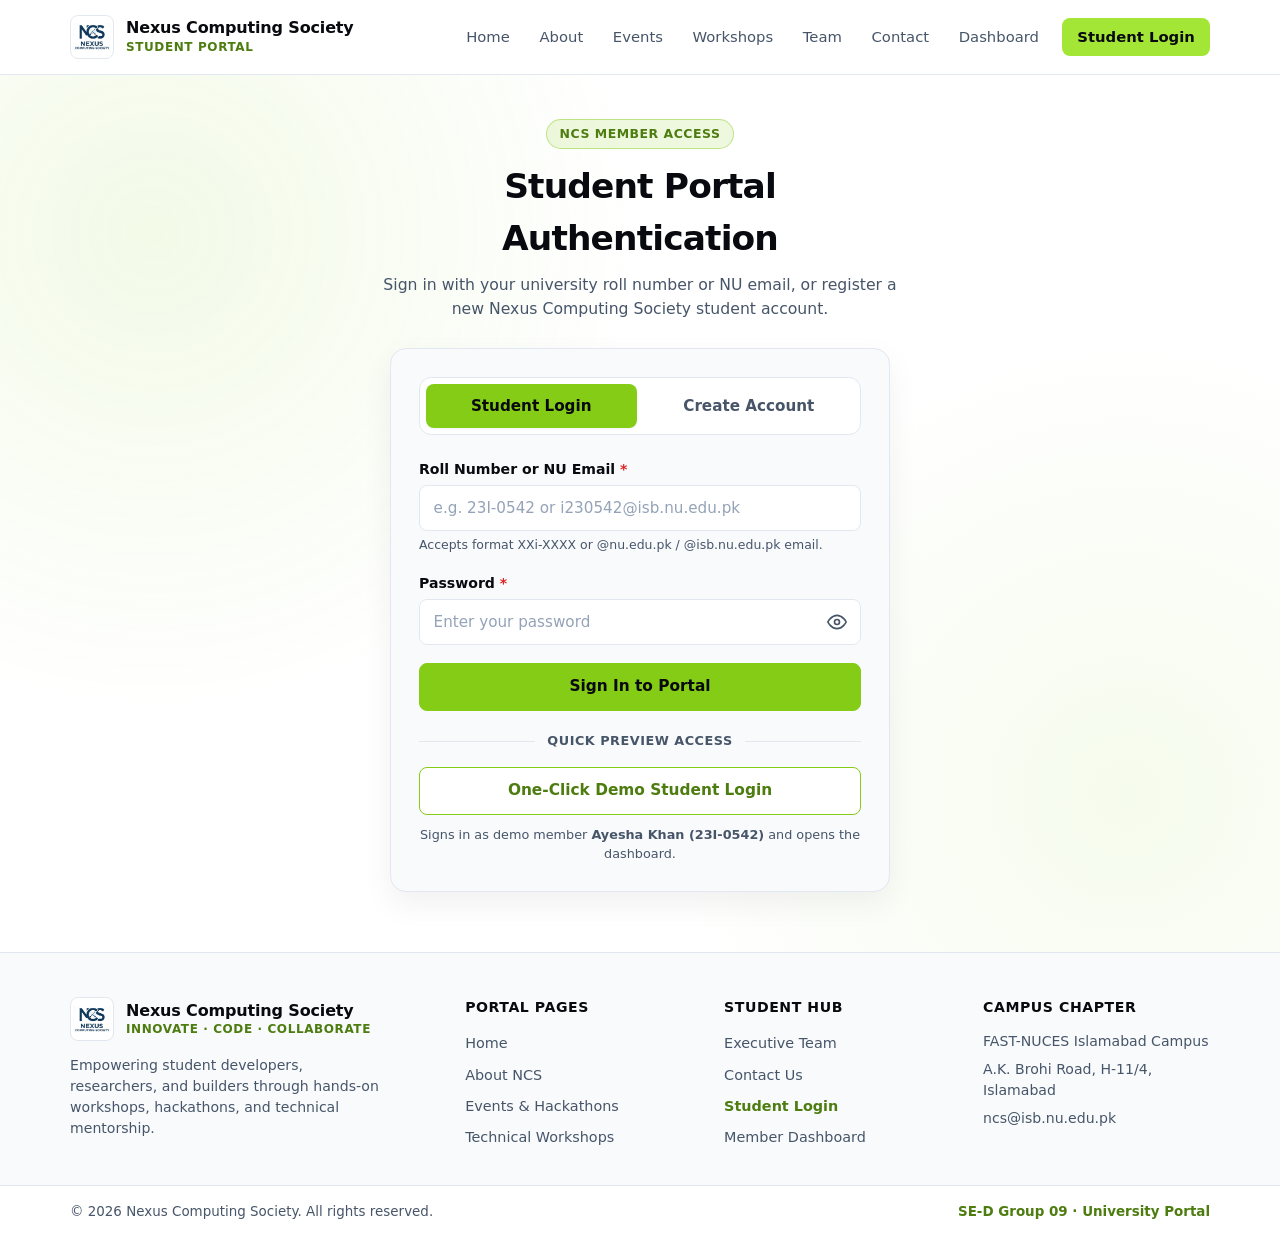
<file: pages/login.html>
<!DOCTYPE html>
<html lang="en">
<head>
  <meta charset="UTF-8">
  <meta name="viewport" content="width=device-width, initial-scale=1.0">
  <meta name="description" content="Student Login and Registration portal for the Nexus Computing Society (NCS). Access your society dashboard, events, and member resources.">
  <title>Student Login &amp; Registration | Nexus Computing Society</title>
  <link rel="stylesheet" href="../css/student-account.css">
</head>
<body>
  <a class="skip-link" href="#main-content">Skip to main content</a>

  <!-- Sticky Header & Navigation -->
  <header class="site-header" id="site-header">
    <div class="container header-inner">
      <a href="../index.html" class="brand" aria-label="Nexus Computing Society Home">
        <img
          src="../images/logo.png"
          alt="Nexus Computing Society Logo"
          class="brand-logo"
          width="44"
          height="44"
        >
        <div class="brand-text">
          <span class="brand-name">Nexus Computing Society</span>
          <span class="brand-tagline">Student Portal</span>
        </div>
      </a>

      <button
        type="button"
        class="nav-toggle"
        id="nav-toggle"
        aria-controls="primary-nav"
        aria-expanded="false"
        aria-label="Toggle navigation menu"
      >
        <span class="hamburger-line" aria-hidden="true"></span>
        <span class="hamburger-line" aria-hidden="true"></span>
        <span class="hamburger-line" aria-hidden="true"></span>
      </button>

      <nav class="site-nav" id="primary-nav" aria-label="Primary Navigation">
        <ul class="nav-list">
          <li><a href="../index.html" class="nav-link">Home</a></li>
          <li><a href="about.html" class="nav-link">About</a></li>
          <li><a href="events.html" class="nav-link">Events</a></li>
          <li><a href="workshops.html" class="nav-link">Workshops</a></li>
          <li><a href="team.html" class="nav-link">Team</a></li>
          <li><a href="contact.html" class="nav-link">Contact</a></li>
          <li><a href="dashboard.html" class="nav-link">Dashboard</a></li>
          <li><a href="login.html" class="nav-link nav-link-cta is-active" aria-current="page">Student Login</a></li>
        </ul>
      </nav>
    </div>
  </header>

  <!-- Main Content -->
  <main id="main-content" class="auth-main">
    <section class="auth-section" aria-labelledby="portal-heading">
      <div class="container auth-container">
        <div class="auth-intro">
          <span class="portal-badge">NCS Member Access</span>
          <h1 id="portal-heading" class="auth-title">Student Portal Authentication</h1>
          <p class="auth-subtitle">
            Sign in with your university roll number or NU email, or register a new Nexus Computing Society student account.
          </p>
        </div>

        <!-- Centered Authentication Card -->
        <div class="auth-card">
          <!-- Existing Session Notice (populated via JS if already logged in) -->
          <div class="session-banner" id="session-banner" role="status" hidden>
            <div class="session-banner-text">
              <strong id="session-student-name">Active Student Session</strong>
              <span id="session-student-meta"></span>
            </div>
            <a href="dashboard.html" class="session-banner-link">Go to Dashboard</a>
          </div>

          <!-- Interactive Login / Create Account Tabs -->
          <div class="auth-tabs" role="tablist" aria-label="Authentication Mode">
            <button
              type="button"
              role="tab"
              id="tab-login"
              class="auth-tab is-active"
              aria-selected="true"
              aria-controls="panel-login"
              data-tab="login"
            >
              Student Login
            </button>
            <button
              type="button"
              role="tab"
              id="tab-register"
              class="auth-tab"
              aria-selected="false"
              aria-controls="panel-register"
              data-tab="register"
              tabindex="-1"
            >
              Create Account
            </button>
          </div>

          <!-- Live Status / Confirmation Banner -->
          <div
            class="auth-status"
            id="auth-status"
            role="status"
            aria-live="polite"
            hidden
          ></div>

          <!-- Tab Panel 1: Student Login -->
          <div
            id="panel-login"
            class="tab-panel is-active"
            role="tabpanel"
            aria-labelledby="tab-login"
          >
            <form id="login-form" class="auth-form" novalidate>
              <div class="form-group">
                <label for="login-identifier" class="form-label">
                  Roll Number or NU Email <span class="required-mark" aria-hidden="true">*</span>
                </label>
                <input
                  type="text"
                  id="login-identifier"
                  name="identifier"
                  class="form-input"
                  placeholder="e.g. 23I-0542 or i230542@isb.nu.edu.pk"
                  autocomplete="username"
                  aria-describedby="login-identifier-hint login-identifier-error"
                  required
                >
                <p id="login-identifier-hint" class="field-hint">
                  Accepts format XXi-XXXX or @nu.edu.pk / @isb.nu.edu.pk email.
                </p>
                <p id="login-identifier-error" class="field-error" role="alert" hidden></p>
              </div>

              <div class="form-group">
                <label for="login-password" class="form-label">
                  Password <span class="required-mark" aria-hidden="true">*</span>
                </label>
                <div class="password-wrapper">
                  <input
                    type="password"
                    id="login-password"
                    name="password"
                    class="form-input password-input"
                    placeholder="Enter your password"
                    autocomplete="current-password"
                    aria-describedby="login-password-error"
                    required
                  >
                  <button
                    type="button"
                    class="password-toggle"
                    data-target="login-password"
                    aria-label="Show password"
                    aria-pressed="false"
                  >
                    <svg class="icon-eye" viewBox="0 0 24 24" width="20" height="20" fill="none" stroke="currentColor" stroke-width="2" stroke-linecap="round" stroke-linejoin="round" aria-hidden="true">
                      <path d="M1 12s4-8 11-8 11 8 11 8-4 8-11 8-11-8-11-8z"></path>
                      <circle cx="12" cy="12" r="3"></circle>
                    </svg>
                    <svg class="icon-eye-off" viewBox="0 0 24 24" width="20" height="20" fill="none" stroke="currentColor" stroke-width="2" stroke-linecap="round" stroke-linejoin="round" aria-hidden="true" hidden>
                      <path d="M17.94 17.94A10.07 10.07 0 0 1 12 20c-7 0-11-8-11-8a18.45 18.45 0 0 1 5.06-5.94"></path>
                      <path d="M9.9 4.24A9.12 9.12 0 0 1 12 4c7 0 11 8 11 8a18.5 18.5 0 0 1-2.16 3.19"></path>
                      <line x1="1" y1="1" x2="23" y2="23"></line>
                    </svg>
                  </button>
                </div>
                <p id="login-password-error" class="field-error" role="alert" hidden></p>
              </div>

              <button type="submit" class="btn btn-primary btn-full">
                Sign In to Portal
              </button>
            </form>

            <div class="auth-divider" role="separator">
              <span>Quick Preview Access</span>
            </div>

            <button type="button" id="demo-login-btn" class="btn btn-demo btn-full">
              One-Click Demo Student Login
            </button>
            <p class="demo-note">
              Signs in as demo member <strong>Ayesha Khan (23I-0542)</strong> and opens the dashboard.
            </p>
          </div>

          <!-- Tab Panel 2: Create Account -->
          <div
            id="panel-register"
            class="tab-panel"
            role="tabpanel"
            aria-labelledby="tab-register"
            hidden
          >
            <form id="register-form" class="auth-form" novalidate>
              <div class="form-group">
                <label for="reg-name" class="form-label">
                  Full Name <span class="required-mark" aria-hidden="true">*</span>
                </label>
                <input
                  type="text"
                  id="reg-name"
                  name="fullName"
                  class="form-input"
                  placeholder="e.g. Ayesha Khan"
                  autocomplete="name"
                  aria-describedby="reg-name-error"
                  required
                >
                <p id="reg-name-error" class="field-error" role="alert" hidden></p>
              </div>

              <div class="form-row">
                <div class="form-group">
                  <label for="reg-roll" class="form-label">
                    Roll Number <span class="required-mark" aria-hidden="true">*</span>
                  </label>
                  <input
                    type="text"
                    id="reg-roll"
                    name="rollNo"
                    class="form-input"
                    placeholder="e.g. 23I-0542"
                    aria-describedby="reg-roll-error"
                    required
                  >
                  <p id="reg-roll-error" class="field-error" role="alert" hidden></p>
                </div>

                <div class="form-group">
                  <label for="reg-department" class="form-label">
                    Degree Department <span class="required-mark" aria-hidden="true">*</span>
                  </label>
                  <select
                    id="reg-department"
                    name="department"
                    class="form-select"
                    aria-describedby="reg-department-error"
                    required
                  >
                    <option value="">Select department</option>
                    <option value="BS Computer Science">BS Computer Science</option>
                    <option value="BS Software Engineering">BS Software Engineering</option>
                    <option value="BS Artificial Intelligence">BS Artificial Intelligence</option>
                    <option value="BS Cyber Security">BS Cyber Security</option>
                    <option value="BS Data Science">BS Data Science</option>
                    <option value="BS Electrical Engineering">BS Electrical Engineering</option>
                  </select>
                  <p id="reg-department-error" class="field-error" role="alert" hidden></p>
                </div>
              </div>

              <div class="form-group">
                <label for="reg-email" class="form-label">
                  NU University Email <span class="required-mark" aria-hidden="true">*</span>
                </label>
                <input
                  type="email"
                  id="reg-email"
                  name="email"
                  class="form-input"
                  placeholder="e.g. i230542@isb.nu.edu.pk"
                  autocomplete="email"
                  aria-describedby="reg-email-hint reg-email-error"
                  required
                >
                <p id="reg-email-hint" class="field-hint">
                  Must end with @nu.edu.pk or @isb.nu.edu.pk.
                </p>
                <p id="reg-email-error" class="field-error" role="alert" hidden></p>
              </div>

              <div class="form-group">
                <label for="reg-password" class="form-label">
                  Create Password <span class="required-mark" aria-hidden="true">*</span>
                </label>
                <div class="password-wrapper">
                  <input
                    type="password"
                    id="reg-password"
                    name="password"
                    class="form-input password-input"
                    placeholder="Minimum 8 chars with upper, number &amp; symbol"
                    autocomplete="new-password"
                    aria-describedby="strength-label reg-password-error"
                    required
                  >
                  <button
                    type="button"
                    class="password-toggle"
                    data-target="reg-password"
                    aria-label="Show password"
                    aria-pressed="false"
                  >
                    <svg class="icon-eye" viewBox="0 0 24 24" width="20" height="20" fill="none" stroke="currentColor" stroke-width="2" stroke-linecap="round" stroke-linejoin="round" aria-hidden="true">
                      <path d="M1 12s4-8 11-8 11 8 11 8-4 8-11 8-11-8-11-8z"></path>
                      <circle cx="12" cy="12" r="3"></circle>
                    </svg>
                    <svg class="icon-eye-off" viewBox="0 0 24 24" width="20" height="20" fill="none" stroke="currentColor" stroke-width="2" stroke-linecap="round" stroke-linejoin="round" aria-hidden="true" hidden>
                      <path d="M17.94 17.94A10.07 10.07 0 0 1 12 20c-7 0-11-8-11-8a18.45 18.45 0 0 1 5.06-5.94"></path>
                      <path d="M9.9 4.24A9.12 9.12 0 0 1 12 4c7 0 11 8 11 8a18.5 18.5 0 0 1-2.16 3.19"></path>
                      <line x1="1" y1="1" x2="23" y2="23"></line>
                    </svg>
                  </button>
                </div>

                <!-- Live Password Strength Meter -->
                <div class="strength-meter" id="strength-meter" data-strength="empty">
                  <div class="strength-header">
                    <span class="strength-title">Password Strength:</span>
                    <span class="strength-label" id="strength-label">Not set</span>
                  </div>
                  <div class="strength-bars" aria-hidden="true">
                    <span class="strength-bar"></span>
                    <span class="strength-bar"></span>
                    <span class="strength-bar"></span>
                  </div>
                  <ul class="strength-checklist" aria-label="Password requirements">
                    <li id="req-length" class="req-item">8+ characters</li>
                    <li id="req-upper" class="req-item">Uppercase letter (A-Z)</li>
                    <li id="req-number" class="req-item">Number (0-9)</li>
                    <li id="req-symbol" class="req-item">Symbol (!@#$...)</li>
                  </ul>
                </div>

                <p id="reg-password-error" class="field-error" role="alert" hidden></p>
              </div>

              <button type="submit" class="btn btn-primary btn-full">
                Create Student Account
              </button>
            </form>
          </div>
        </div>
      </div>
    </section>
  </main>

  <!-- Matching Society Footer -->
  <footer class="site-footer">
    <div class="container footer-grid">
      <div class="footer-brand-col">
        <a href="../index.html" class="brand footer-brand">
          <img
            src="../images/logo.png"
            alt="Nexus Computing Society Logo"
            class="brand-logo"
            width="40"
            height="40"
          >
          <div class="brand-text">
            <span class="brand-name">Nexus Computing Society</span>
            <span class="brand-tagline">Innovate · Code · Collaborate</span>
          </div>
        </a>
        <p class="footer-description">
          Empowering student developers, researchers, and builders through hands-on workshops, hackathons, and technical mentorship.
        </p>
      </div>

      <div class="footer-col">
        <h2 class="footer-heading">Portal Pages</h2>
        <ul class="footer-links">
          <li><a href="../index.html">Home</a></li>
          <li><a href="about.html">About NCS</a></li>
          <li><a href="events.html">Events &amp; Hackathons</a></li>
          <li><a href="workshops.html">Technical Workshops</a></li>
        </ul>
      </div>

      <div class="footer-col">
        <h2 class="footer-heading">Student Hub</h2>
        <ul class="footer-links">
          <li><a href="team.html">Executive Team</a></li>
          <li><a href="contact.html">Contact Us</a></li>
          <li><a href="login.html" aria-current="page">Student Login</a></li>
          <li><a href="dashboard.html">Member Dashboard</a></li>
        </ul>
      </div>

      <div class="footer-col">
        <h2 class="footer-heading">Campus Chapter</h2>
        <p class="footer-meta">FAST-NUCES Islamabad Campus</p>
        <p class="footer-meta">A.K. Brohi Road, H-11/4, Islamabad</p>
        <p class="footer-meta">ncs@isb.nu.edu.pk</p>
      </div>
    </div>

    <div class="footer-bottom">
      <div class="container footer-bottom-inner">
        <p>&copy; <span id="footer-year">2026</span> Nexus Computing Society. All rights reserved.</p>
        <p class="footer-bottom-tag">SE-D Group 09 · University Portal</p>
      </div>
    </div>
  </footer>

  <script src="../js/student-account.js"></script>
</body>
</html>
</file>
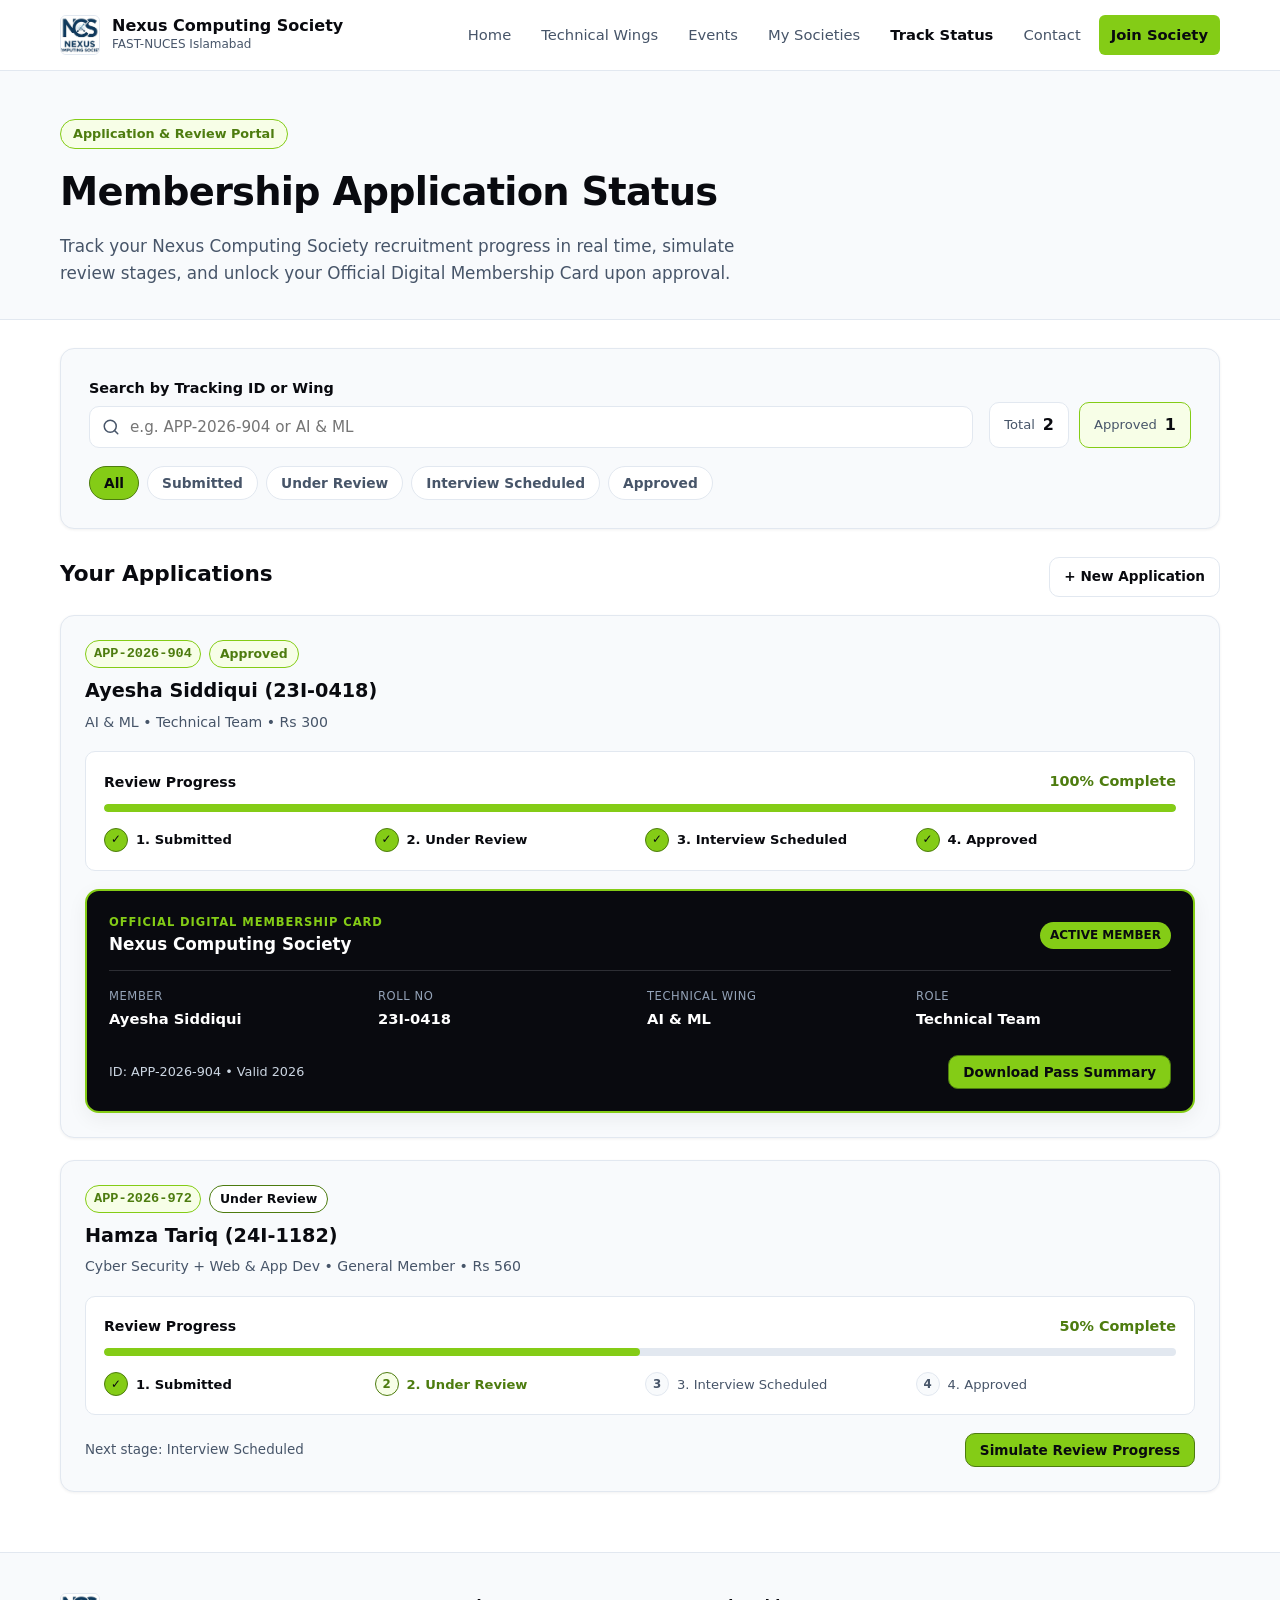
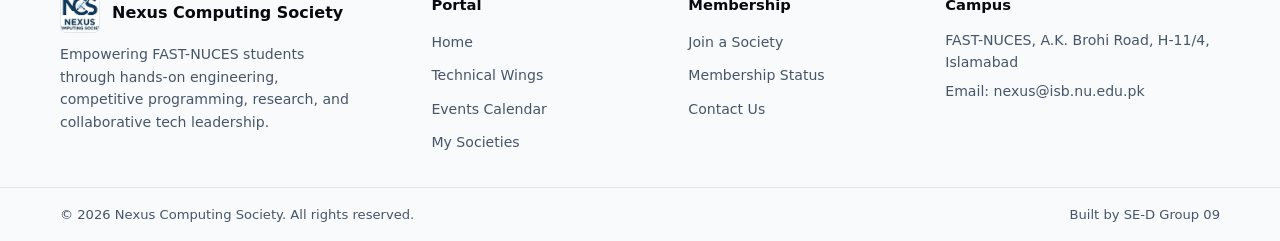
<file: pages/membership-status.html>
<!DOCTYPE html>
<html lang="en">
<head>
  <meta charset="UTF-8">
  <meta name="viewport" content="width=device-width, initial-scale=1.0">
  <meta name="description" content="Track your Nexus Computing Society membership application status, review progress, and access your Official Digital Membership Card.">
  <title>Membership Status | Nexus Computing Society</title>
  <link rel="stylesheet" href="../css/membership.css">
</head>
<body>
  <!-- Sticky Navigation Header -->
  <header class="site-header">
    <div class="container header-inner">
      <a href="../index.html" class="brand" aria-label="Nexus Computing Society Home">
        <img
          src="../images/logo.png"
          alt="Nexus Computing Society Logo"
          class="brand-logo"
          width="40"
          height="40"
          onerror="this.onerror=null;this.src='../images/logo.jpg';"
        >
        <div class="brand-text">
          <span class="brand-name">Nexus Computing Society</span>
          <span class="brand-sub">FAST-NUCES Islamabad</span>
        </div>
      </a>

      <button
        type="button"
        class="nav-toggle"
        id="navToggle"
        aria-label="Toggle navigation menu"
        aria-expanded="false"
        aria-controls="primaryNav"
      >
        <span class="hamburger-line"></span>
        <span class="hamburger-line"></span>
        <span class="hamburger-line"></span>
      </button>

      <nav class="primary-nav" id="primaryNav" aria-label="Main Navigation">
        <ul class="nav-list">
          <li><a href="../index.html" class="nav-link">Home</a></li>
          <li><a href="wings.html" class="nav-link">Technical Wings</a></li>
          <li><a href="events.html" class="nav-link">Events</a></li>
          <li><a href="my-societies.html" class="nav-link">My Societies</a></li>
          <li><a href="membership-status.html" class="nav-link active" aria-current="page">Track Status</a></li>
          <li><a href="contact.html" class="nav-link">Contact</a></li>
          <li><a href="join-society.html" class="nav-link nav-cta">Join Society</a></li>
        </ul>
      </nav>
    </div>
  </header>

  <main class="main-content">
    <!-- Hero Section -->
    <section class="page-hero">
      <div class="container">
        <span class="hero-badge">Application &amp; Review Portal</span>
        <h1 class="hero-title">Membership Application Status</h1>
        <p class="hero-subtitle">
          Track your Nexus Computing Society recruitment progress in real time, simulate review stages, and unlock your Official Digital Membership Card upon approval.
        </p>
      </div>
    </section>

    <!-- Search & Status Filter Controls -->
    <section class="status-controls-section" aria-label="Search and Filter Applications">
      <div class="container">
        <div class="card controls-card">
          <div class="controls-top">
            <div class="search-group">
              <label for="statusSearchInput" class="form-label">Search by Tracking ID or Wing</label>
              <div class="search-input-wrap">
                <svg class="search-icon" width="18" height="18" viewBox="0 0 24 24" fill="none" stroke="currentColor" stroke-width="2" stroke-linecap="round" stroke-linejoin="round" aria-hidden="true">
                  <circle cx="11" cy="11" r="8"></circle>
                  <line x1="21" y1="21" x2="16.65" y2="16.65"></line>
                </svg>
                <input
                  type="search"
                  id="statusSearchInput"
                  class="form-input search-input"
                  placeholder="e.g. APP-2026-904 or AI & ML"
                >
              </div>
            </div>

            <div class="summary-stats" aria-live="polite">
              <div class="stat-pill">
                <span class="stat-label">Total</span>
                <strong id="statTotalCount" class="stat-value">0</strong>
              </div>
              <div class="stat-pill stat-pill-accent">
                <span class="stat-label">Approved</span>
                <strong id="statApprovedCount" class="stat-value">0</strong>
              </div>
            </div>
          </div>

          <div class="filter-bar" role="group" aria-label="Filter applications by status">
            <button type="button" class="filter-btn active" data-filter="All">All</button>
            <button type="button" class="filter-btn" data-filter="Submitted">Submitted</button>
            <button type="button" class="filter-btn" data-filter="Under Review">Under Review</button>
            <button type="button" class="filter-btn" data-filter="Interview Scheduled">Interview Scheduled</button>
            <button type="button" class="filter-btn" data-filter="Approved">Approved</button>
          </div>
        </div>
      </div>
    </section>

    <!-- Applications List & Progress Trackers -->
    <section class="status-list-section" aria-labelledby="applications-list-heading">
      <div class="container">
        <div class="status-list-header">
          <h2 id="applications-list-heading" class="section-title">Your Applications</h2>
          <a href="join-society.html" class="btn btn-outline btn-sm">+ New Application</a>
        </div>

        <div id="statusApplicationsContainer" class="status-applications-list" aria-live="polite">
          <!-- Populated dynamically by js/membership.js -->
        </div>
      </div>
    </section>
  </main>

  <!-- Pass Summary Modal -->
  <div id="passModal" class="modal-backdrop" role="dialog" aria-modal="true" aria-labelledby="passModalTitle" hidden>
    <div class="modal-dialog">
      <div class="modal-header">
        <h2 id="passModalTitle" class="modal-title">Official Digital Membership Pass</h2>
        <button type="button" id="closePassModalBtn" class="modal-close" aria-label="Close modal">
          <svg width="20" height="20" viewBox="0 0 24 24" fill="none" stroke="currentColor" stroke-width="2.5" stroke-linecap="round" stroke-linejoin="round" aria-hidden="true">
            <line x1="18" y1="6" x2="6" y2="18"></line>
            <line x1="6" y1="6" x2="18" y2="18"></line>
          </svg>
        </button>
      </div>
      <div class="modal-body">
        <p class="modal-intro">Your membership pass summary is verified and active for the 2026 semester.</p>
        <pre id="passSummaryText" class="pass-summary-pre"></pre>
      </div>
      <div class="modal-footer">
        <button type="button" id="copyPassSummaryBtn" class="btn btn-primary">Copy Pass Summary</button>
        <button type="button" id="dismissPassModalBtn" class="btn btn-outline">Close</button>
      </div>
    </div>
  </div>

  <!-- Matching Society Footer -->
  <footer class="site-footer">
    <div class="container footer-grid">
      <div class="footer-brand">
        <a href="../index.html" class="brand footer-brand-link">
          <img
            src="../images/logo.png"
            alt="Nexus Computing Society Logo"
            class="brand-logo"
            width="36"
            height="36"
            onerror="this.onerror=null;this.src='../images/logo.jpg';"
          >
          <span class="brand-name">Nexus Computing Society</span>
        </a>
        <p class="footer-desc">
          Empowering FAST-NUCES students through hands-on engineering, competitive programming, research, and collaborative tech leadership.
        </p>
      </div>

      <div class="footer-links-group">
        <h3 class="footer-heading">Portal</h3>
        <ul class="footer-links">
          <li><a href="../index.html">Home</a></li>
          <li><a href="wings.html">Technical Wings</a></li>
          <li><a href="events.html">Events Calendar</a></li>
          <li><a href="my-societies.html">My Societies</a></li>
        </ul>
      </div>

      <div class="footer-links-group">
        <h3 class="footer-heading">Membership</h3>
        <ul class="footer-links">
          <li><a href="join-society.html">Join a Society</a></li>
          <li><a href="membership-status.html">Membership Status</a></li>
          <li><a href="contact.html">Contact Us</a></li>
        </ul>
      </div>

      <div class="footer-links-group">
        <h3 class="footer-heading">Campus</h3>
        <p class="footer-meta">FAST-NUCES, A.K. Brohi Road, H-11/4, Islamabad</p>
        <p class="footer-meta">Email: nexus@isb.nu.edu.pk</p>
      </div>
    </div>

    <div class="footer-bottom">
      <div class="container footer-bottom-inner">
        <p>&copy; 2026 Nexus Computing Society. All rights reserved.</p>
        <p>Built by SE-D Group 09</p>
      </div>
    </div>
  </footer>

  <script src="../js/membership.js"></script>
</body>
</html>
</file>
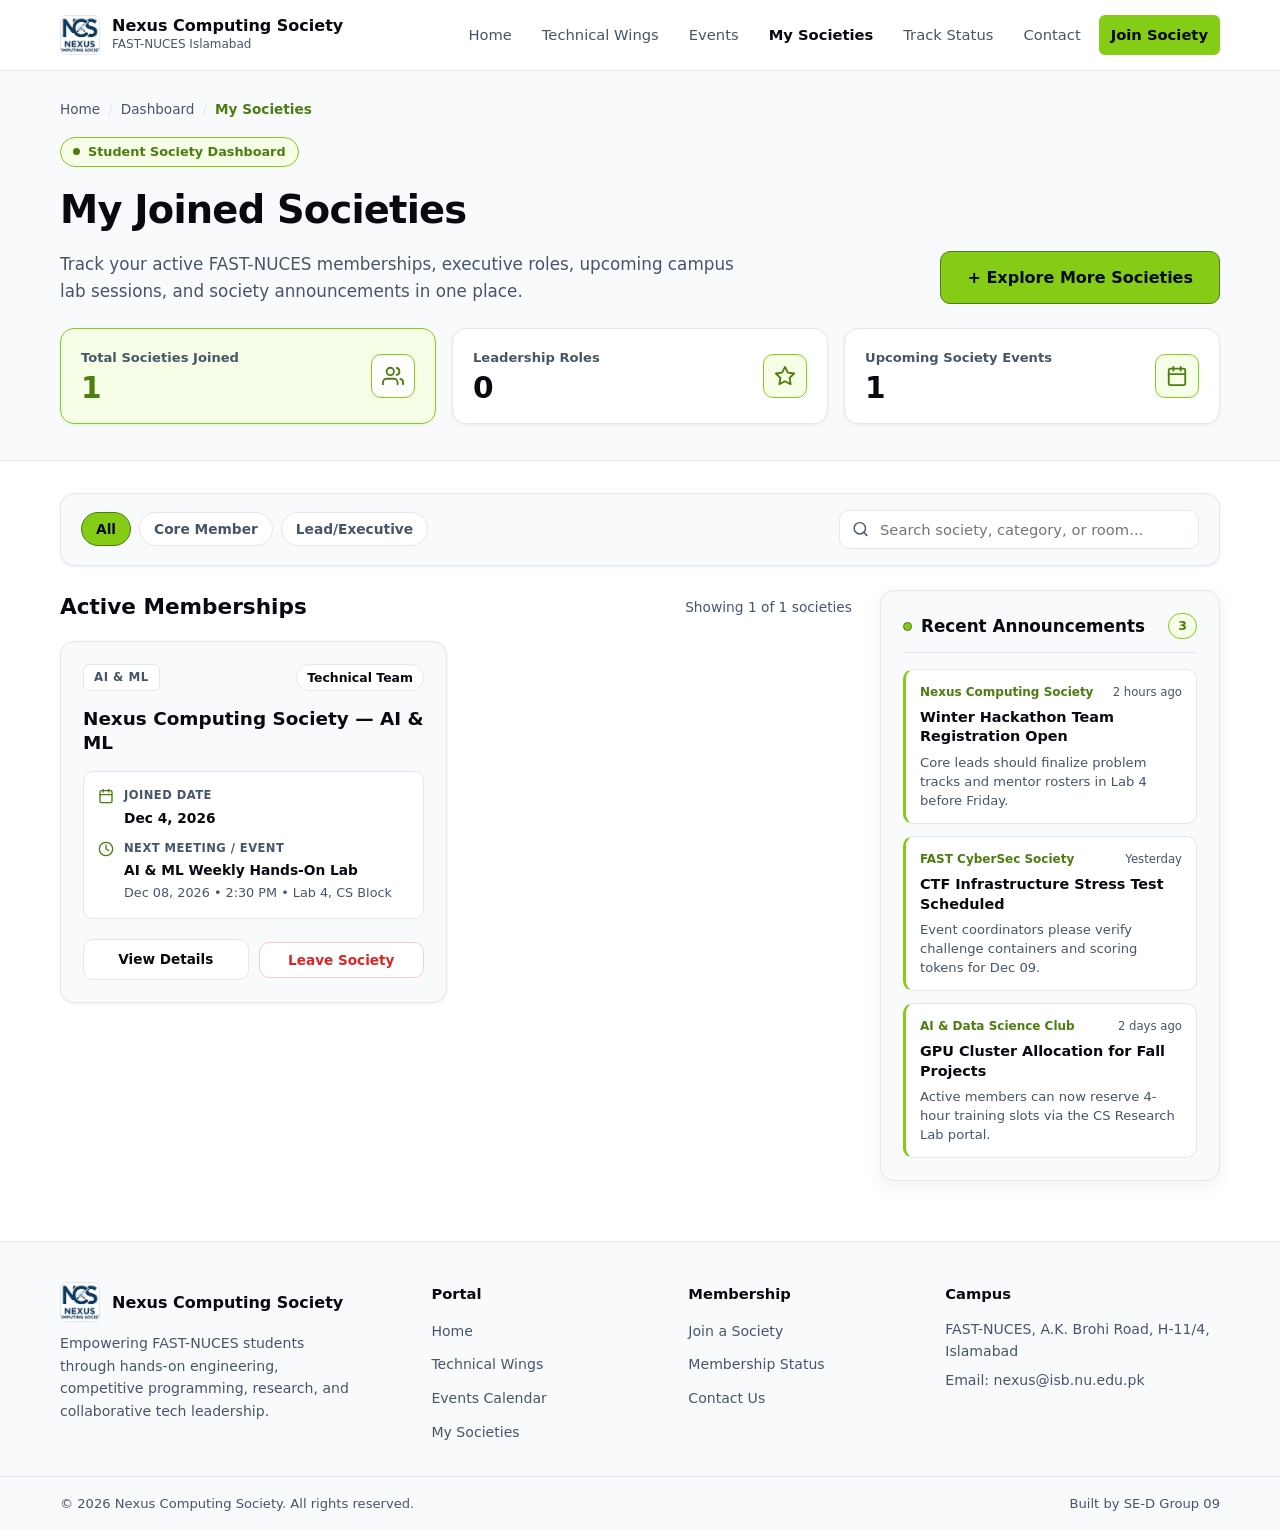
<file: pages/my-societies.html>
<!DOCTYPE html>
<html lang="en">
<head>
  <meta charset="UTF-8">
  <meta name="viewport" content="width=device-width, initial-scale=1.0">
  <meta name="description" content="Manage your joined FAST-NUCES Islamabad student societies, leadership roles, upcoming events, and recent society announcements.">
  <title>My Societies | Nexus Computing Society</title>
  <link rel="stylesheet" href="../css/membership.css">
  <link rel="stylesheet" href="../css/my-societies.css">
</head>
<body>
  <!-- Sticky Navigation Header -->
  <header class="site-header">
    <div class="container header-inner">
      <a href="../index.html" class="brand" aria-label="Nexus Computing Society Home">
        <img
          src="../images/logo.png"
          alt="Nexus Computing Society Logo"
          class="brand-logo"
          width="40"
          height="40"
          onerror="this.onerror=null;this.src='../images/logo.jpg';"
        >
        <div class="brand-text">
          <span class="brand-name">Nexus Computing Society</span>
          <span class="brand-sub">FAST-NUCES Islamabad</span>
        </div>
      </a>

      <button
        type="button"
        class="nav-toggle"
        id="navToggle"
        aria-label="Toggle navigation menu"
        aria-expanded="false"
        aria-controls="primaryNav"
      >
        <span class="hamburger-line"></span>
        <span class="hamburger-line"></span>
        <span class="hamburger-line"></span>
      </button>

      <nav class="primary-nav" id="primaryNav" aria-label="Main Navigation">
        <ul class="nav-list">
          <li><a href="../index.html" class="nav-link">Home</a></li>
          <li><a href="wings.html" class="nav-link">Technical Wings</a></li>
          <li><a href="events.html" class="nav-link">Events</a></li>
          <li><a href="my-societies.html" class="nav-link active" aria-current="page">My Societies</a></li>
          <li><a href="membership-status.html" class="nav-link">Track Status</a></li>
          <li><a href="contact.html" class="nav-link">Contact</a></li>
          <li><a href="join-society.html" class="nav-link nav-cta">Join Society</a></li>
        </ul>
      </nav>
    </div>
  </header>

  <main class="main-content">
    <!-- Breadcrumb, Page Header & Live Stats Bar -->
    <section class="dashboard-hero" aria-labelledby="my-societies-heading">
      <div class="container">
        <nav class="breadcrumb" aria-label="Breadcrumb">
          <ol class="breadcrumb-list">
            <li class="breadcrumb-item"><a href="../index.html">Home</a></li>
            <li class="breadcrumb-sep" aria-hidden="true">/</li>
            <li class="breadcrumb-item"><a href="membership-status.html">Dashboard</a></li>
            <li class="breadcrumb-sep" aria-hidden="true">/</li>
            <li class="breadcrumb-item breadcrumb-current" aria-current="page">My Societies</li>
          </ol>
        </nav>

        <div class="hero-header-row">
          <div>
            <span class="hero-badge">
              <span class="hero-badge-dot" aria-hidden="true"></span>
              Student Society Dashboard
            </span>
            <h1 id="my-societies-heading" class="hero-title">My Joined Societies</h1>
            <p class="hero-subtitle">
              Track your active FAST-NUCES memberships, executive roles, upcoming campus lab sessions, and society announcements in one place.
            </p>
          </div>
          <div class="hero-cta-wrap">
            <a href="societies.html" class="btn btn-primary btn-lg">+ Explore More Societies</a>
          </div>
        </div>

        <!-- 3 Dynamic Summary Cards -->
        <div class="stats-grid" aria-live="polite">
          <div class="stat-card stat-card-highlight">
            <div class="stat-card-info">
              <span class="stat-card-label">Total Societies Joined</span>
              <strong id="statTotalSocieties" class="stat-card-value">0</strong>
            </div>
            <div class="stat-card-icon" aria-hidden="true">
              <svg width="22" height="22" viewBox="0 0 24 24" fill="none" stroke="currentColor" stroke-width="2" stroke-linecap="round" stroke-linejoin="round">
                <path d="M17 21v-2a4 4 0 0 0-4-4H5a4 4 0 0 0-4 4v2"></path>
                <circle cx="9" cy="7" r="4"></circle>
                <path d="M23 21v-2a4 4 0 0 0-3-3.87"></path>
                <path d="M16 3.13a4 4 0 0 1 0 7.75"></path>
              </svg>
            </div>
          </div>

          <div class="stat-card">
            <div class="stat-card-info">
              <span class="stat-card-label">Leadership Roles</span>
              <strong id="statLeadershipRoles" class="stat-card-value">0</strong>
            </div>
            <div class="stat-card-icon" aria-hidden="true">
              <svg width="22" height="22" viewBox="0 0 24 24" fill="none" stroke="currentColor" stroke-width="2" stroke-linecap="round" stroke-linejoin="round">
                <polygon points="12 2 15.09 8.26 22 9.27 17 14.14 18.18 21.02 12 17.77 5.82 21.02 7 14.14 2 9.27 8.91 8.26 12 2"></polygon>
              </svg>
            </div>
          </div>

          <div class="stat-card">
            <div class="stat-card-info">
              <span class="stat-card-label">Upcoming Society Events</span>
              <strong id="statUpcomingEvents" class="stat-card-value">0</strong>
            </div>
            <div class="stat-card-icon" aria-hidden="true">
              <svg width="22" height="22" viewBox="0 0 24 24" fill="none" stroke="currentColor" stroke-width="2" stroke-linecap="round" stroke-linejoin="round">
                <rect x="3" y="4" width="18" height="18" rx="2" ry="2"></rect>
                <line x1="16" y1="2" x2="16" y2="6"></line>
                <line x1="8" y1="2" x2="8" y2="6"></line>
                <line x1="3" y1="10" x2="21" y2="10"></line>
              </svg>
            </div>
          </div>
        </div>
      </div>
    </section>

    <!-- Main Workspace: Filter Bar, Joined Societies Grid & Announcements Sidebar -->
    <section class="workspace-section" aria-label="Joined Societies and Announcements">
      <div class="container">
        <!-- Filter & Search Bar -->
        <div class="controls-toolbar">
          <div class="filter-pills" role="group" aria-label="Filter societies by role">
            <button type="button" class="filter-btn active" data-filter="All">All</button>
            <button type="button" class="filter-btn" data-filter="Core Member">Core Member</button>
            <button type="button" class="filter-btn" data-filter="Lead/Executive">Lead/Executive</button>
          </div>

          <div class="search-box">
            <label for="societySearchInput" class="sr-only">Search joined societies</label>
            <svg class="search-box-icon" width="17" height="17" viewBox="0 0 24 24" fill="none" stroke="currentColor" stroke-width="2" stroke-linecap="round" stroke-linejoin="round" aria-hidden="true">
              <circle cx="11" cy="11" r="8"></circle>
              <line x1="21" y1="21" x2="16.65" y2="16.65"></line>
            </svg>
            <input
              type="search"
              id="societySearchInput"
              class="search-input"
              placeholder="Search society, category, or room..."
              aria-label="Search joined societies"
            >
          </div>
        </div>

        <div class="dashboard-layout">
          <!-- Left Column: Joined Societies Grid -->
          <div class="societies-column">
            <div class="section-bar">
              <h2 class="section-heading">Active Memberships</h2>
              <span id="resultsCountLabel" class="results-count" aria-live="polite">0 societies</span>
            </div>

            <div id="joinedSocietiesGrid" class="societies-grid" aria-live="polite">
              <!-- Populated dynamically by js/my-societies.js -->
            </div>
          </div>

          <!-- Right Column: Recent Society Announcements Sidebar -->
          <aside class="announcements-sidebar" aria-labelledby="announcements-heading">
            <div class="sidebar-card">
              <div class="sidebar-header">
                <div class="sidebar-title-wrap">
                  <span class="sidebar-pulse" aria-hidden="true"></span>
                  <h2 id="announcements-heading" class="sidebar-title">Recent Announcements</h2>
                </div>
                <span id="announcementsCount" class="sidebar-count">0</span>
              </div>

              <div id="announcementsFeed" class="announcements-feed" aria-live="polite">
                <!-- Populated dynamically by js/my-societies.js -->
              </div>
            </div>
          </aside>
        </div>
      </div>
    </section>
  </main>

  <!-- Leave Society Confirmation Modal -->
  <div
    id="leaveConfirmModal"
    class="modal-backdrop"
    role="dialog"
    aria-modal="true"
    aria-labelledby="leaveModalTitle"
    hidden
  >
    <div class="modal-dialog">
      <div class="modal-header">
        <h2 id="leaveModalTitle" class="modal-title">Leave Society?</h2>
        <button type="button" id="closeLeaveModalBtn" class="modal-close" aria-label="Close confirmation dialog">
          <svg width="20" height="20" viewBox="0 0 24 24" fill="none" stroke="currentColor" stroke-width="2.5" stroke-linecap="round" stroke-linejoin="round" aria-hidden="true">
            <line x1="18" y1="6" x2="6" y2="18"></line>
            <line x1="6" y1="6" x2="18" y2="18"></line>
          </svg>
        </button>
      </div>
      <div class="modal-body">
        <div class="modal-warning-icon" aria-hidden="true">
          <svg width="20" height="20" viewBox="0 0 24 24" fill="none" stroke="currentColor" stroke-width="2.2" stroke-linecap="round" stroke-linejoin="round">
            <path d="M10.29 3.86L1.82 18a2 2 0 0 0 1.71 3h16.94a2 2 0 0 0 1.71-3L13.71 3.86a2 2 0 0 0-3.42 0z"></path>
            <line x1="12" y1="9" x2="12" y2="13"></line>
            <line x1="12" y1="17" x2="12.01" y2="17"></line>
          </svg>
        </div>
        <div>
          <p class="modal-message">
            Are you sure you want to leave <strong id="leaveModalSocietyName">this society</strong>?
          </p>
          <p class="modal-subnote">
            Your active role and upcoming event reminders for this society will be removed from your dashboard. You can rejoin anytime from the societies directory.
          </p>
        </div>
      </div>
      <div class="modal-footer">
        <button type="button" id="cancelLeaveBtn" class="btn btn-outline">Cancel</button>
        <button type="button" id="confirmLeaveBtn" class="btn btn-danger">Confirm Leave</button>
      </div>
    </div>
  </div>

  <!-- Toast Notification Container -->
  <div id="toastContainer" class="toast-container" aria-live="polite" aria-atomic="true"></div>

  <!-- Matching Society Footer -->
  <footer class="site-footer">
    <div class="container footer-grid">
      <div class="footer-brand">
        <a href="../index.html" class="brand footer-brand-link">
          <img
            src="../images/logo.png"
            alt="Nexus Computing Society Logo"
            class="brand-logo"
            width="36"
            height="36"
            onerror="this.onerror=null;this.src='../images/logo.jpg';"
          >
          <span class="brand-name">Nexus Computing Society</span>
        </a>
        <p class="footer-desc">
          Empowering FAST-NUCES students through hands-on engineering, competitive programming, research, and collaborative tech leadership.
        </p>
      </div>

      <div class="footer-links-group">
        <h3 class="footer-heading">Portal</h3>
        <ul class="footer-links">
          <li><a href="../index.html">Home</a></li>
          <li><a href="wings.html">Technical Wings</a></li>
          <li><a href="events.html">Events Calendar</a></li>
          <li><a href="my-societies.html">My Societies</a></li>
        </ul>
      </div>

      <div class="footer-links-group">
        <h3 class="footer-heading">Membership</h3>
        <ul class="footer-links">
          <li><a href="join-society.html">Join a Society</a></li>
          <li><a href="membership-status.html">Membership Status</a></li>
          <li><a href="contact.html">Contact Us</a></li>
        </ul>
      </div>

      <div class="footer-links-group">
        <h3 class="footer-heading">Campus</h3>
        <p class="footer-meta">FAST-NUCES, A.K. Brohi Road, H-11/4, Islamabad</p>
        <p class="footer-meta">Email: nexus@isb.nu.edu.pk</p>
      </div>
    </div>

    <div class="footer-bottom">
      <div class="container footer-bottom-inner">
        <p>&copy; 2026 Nexus Computing Society. All rights reserved.</p>
        <p>Built by SE-D Group 09</p>
      </div>
    </div>
  </footer>

  <script src="../js/my-societies.js"></script>
</body>
</html>
</file>
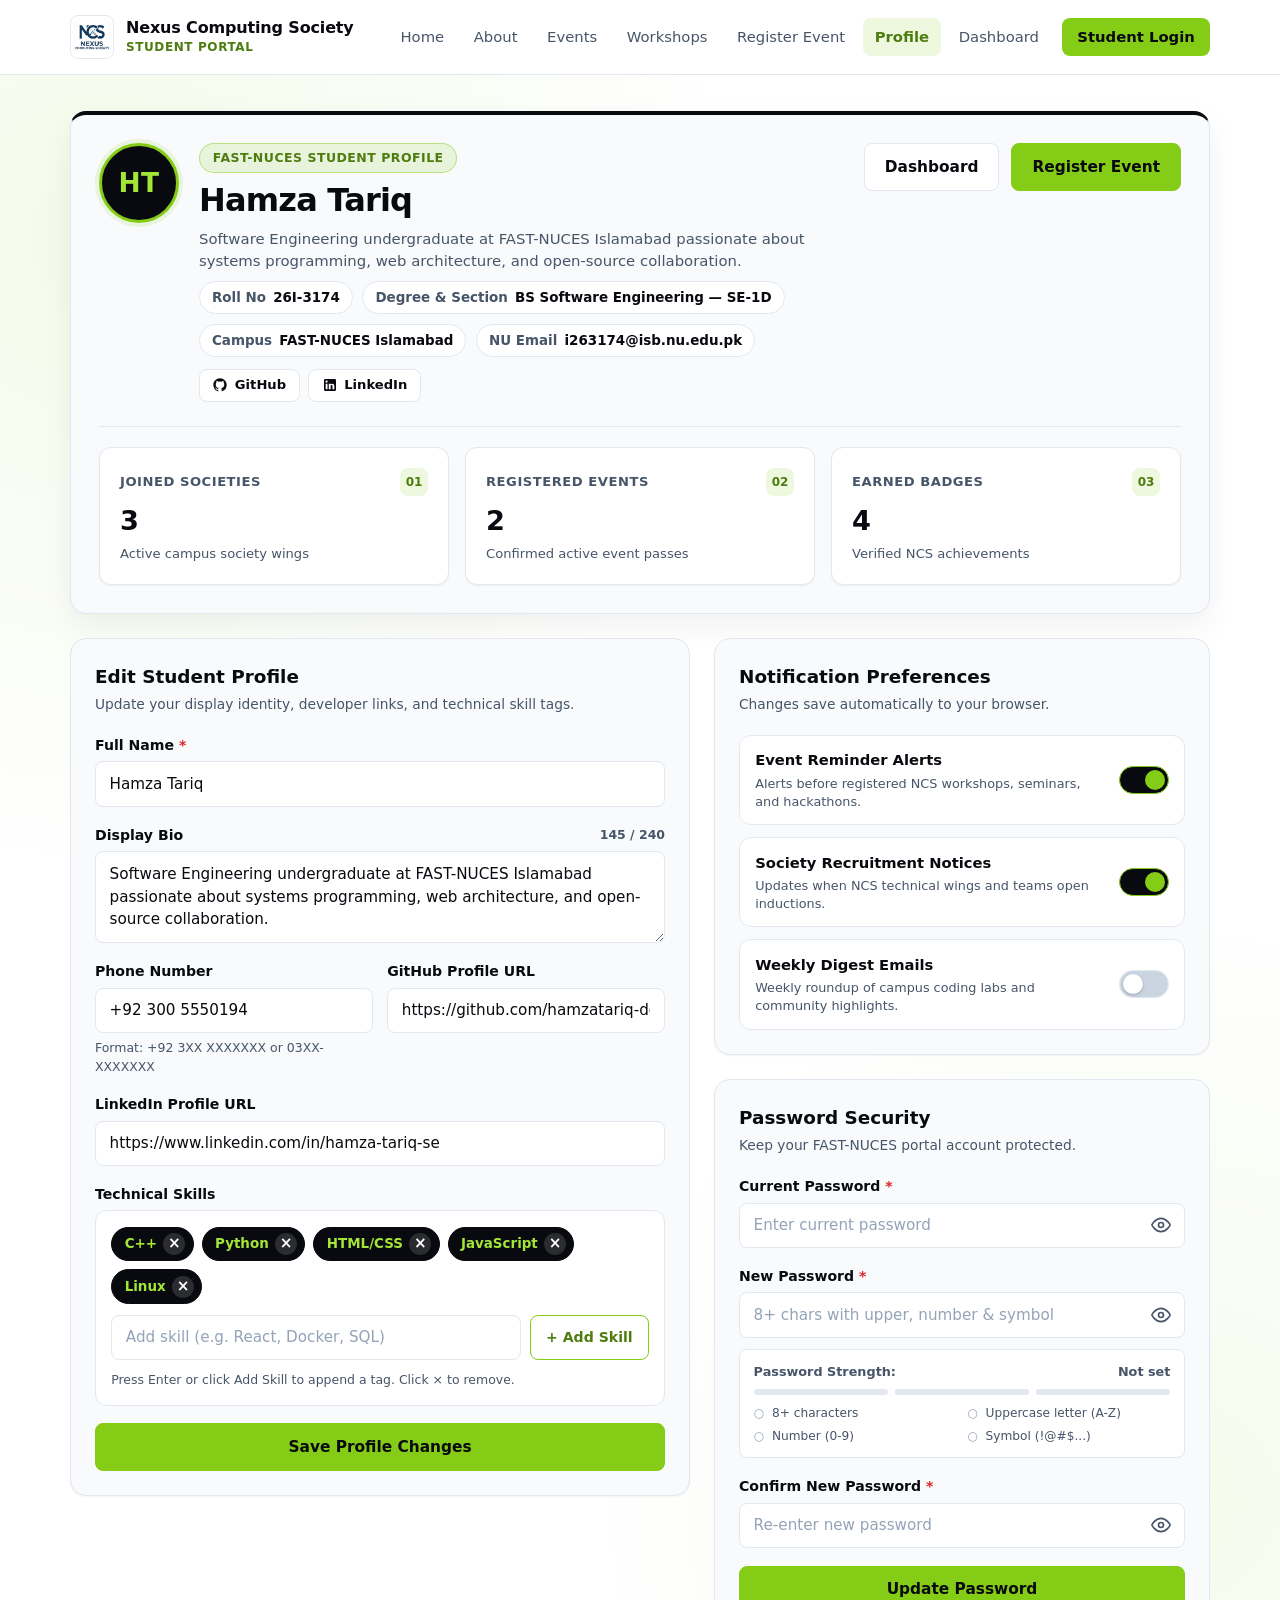
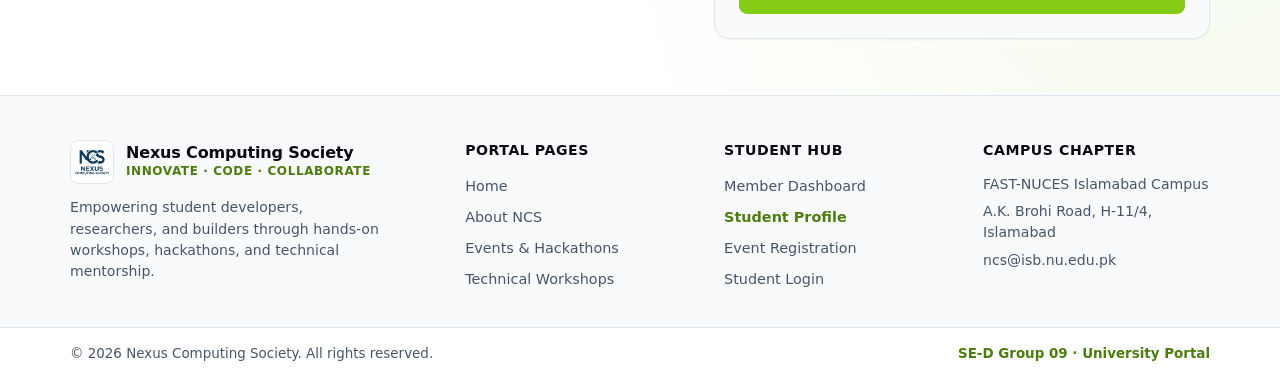
<file: pages/profile.html>
<!DOCTYPE html>
<html lang="en">
<head>
  <meta charset="UTF-8">
  <meta name="viewport" content="width=device-width, initial-scale=1.0">
  <meta name="description" content="Student Profile for the Nexus Computing Society (NCS) FAST-NUCES Islamabad portal. Manage your bio, technical skills, notification preferences, and password security.">
  <title>Student Profile | Nexus Computing Society</title>
  <link rel="stylesheet" href="../css/student-account.css">
  <link rel="stylesheet" href="../css/profile.css">
</head>
<body>
  <a class="skip-link" href="#main-content">Skip to main content</a>

  <!-- Sticky Header & Navigation -->
  <header class="site-header" id="site-header">
    <div class="container header-inner">
      <a href="../index.html" class="brand" aria-label="Nexus Computing Society Home">
        <img
          src="../images/logo.png"
          alt="Nexus Computing Society Logo"
          class="brand-logo"
          width="44"
          height="44"
        >
        <div class="brand-text">
          <span class="brand-name">Nexus Computing Society</span>
          <span class="brand-tagline">Student Portal</span>
        </div>
      </a>

      <button
        type="button"
        class="nav-toggle"
        id="nav-toggle"
        aria-controls="primary-nav"
        aria-expanded="false"
        aria-label="Toggle navigation menu"
      >
        <span class="hamburger-line" aria-hidden="true"></span>
        <span class="hamburger-line" aria-hidden="true"></span>
        <span class="hamburger-line" aria-hidden="true"></span>
      </button>

      <nav class="site-nav" id="primary-nav" aria-label="Primary Navigation">
        <ul class="nav-list">
          <li><a href="../index.html" class="nav-link">Home</a></li>
          <li><a href="about.html" class="nav-link">About</a></li>
          <li><a href="events.html" class="nav-link">Events</a></li>
          <li><a href="workshops.html" class="nav-link">Workshops</a></li>
          <li><a href="event-register.html" class="nav-link">Register Event</a></li>
          <li><a href="profile.html" class="nav-link is-active" aria-current="page">Profile</a></li>
          <li><a href="dashboard.html" class="nav-link">Dashboard</a></li>
          <li id="nav-login-item"><a href="login.html" class="nav-link nav-link-cta">Student Login</a></li>
          <li id="nav-signout-item" hidden>
            <button type="button" id="sign-out-btn" class="btn-nav-signout">Sign Out</button>
          </li>
        </ul>
      </nav>
    </div>
  </header>

  <!-- Main Student Profile Content -->
  <main id="main-content" class="profile-main">
    <div id="profile-page" class="container profile-container">

      <!-- 1. Profile Overview Banner & Live Activity Stats -->
      <section class="profile-banner-card" aria-labelledby="profile-name-heading">
        <div class="profile-banner-top">
          <div class="profile-identity">
            <div class="profile-avatar" id="profile-avatar" aria-hidden="true">HT</div>

            <div class="profile-identity-text">
              <div class="profile-badge-row">
                <span class="portal-badge">FAST-NUCES Student Profile</span>
                <span class="session-pill" id="profile-session-pill" hidden>Active Session</span>
              </div>

              <h1 id="profile-name-heading" class="profile-name">Hamza Tariq</h1>
              <p class="profile-bio-preview" id="profile-bio-preview">
                Software Engineering undergraduate at FAST-NUCES Islamabad passionate about systems programming, web architecture, and open-source collaboration.
              </p>

              <div class="student-meta-list" aria-label="Student academic details">
                <span class="meta-chip">
                  <span class="meta-chip-label">Roll No</span>
                  <strong id="profile-roll">26I-3174</strong>
                </span>
                <span class="meta-chip">
                  <span class="meta-chip-label">Degree &amp; Section</span>
                  <strong id="profile-degree-section">BS Software Engineering — SE-1D</strong>
                </span>
                <span class="meta-chip">
                  <span class="meta-chip-label">Campus</span>
                  <strong id="profile-campus">FAST-NUCES Islamabad</strong>
                </span>
                <span class="meta-chip" id="profile-email-chip">
                  <span class="meta-chip-label">NU Email</span>
                  <strong id="profile-email">i263174@isb.nu.edu.pk</strong>
                </span>
              </div>

              <div class="profile-quick-links" id="profile-quick-links" aria-label="External developer profiles">
                <a
                  id="profile-github-link"
                  href="https://github.com/hamzatariq-dev"
                  class="profile-social-link"
                  target="_blank"
                  rel="noopener noreferrer"
                >
                  <svg viewBox="0 0 24 24" width="16" height="16" fill="currentColor" aria-hidden="true">
                    <path d="M12 2C6.477 2 2 6.484 2 12.017c0 4.425 2.865 8.18 6.839 9.504.5.092.682-.217.682-.483 0-.237-.008-.868-.013-1.703-2.782.605-3.369-1.343-3.369-1.343-.454-1.158-1.11-1.466-1.11-1.466-.908-.62.069-.608.069-.608 1.003.07 1.53 1.032 1.53 1.032.892 1.53 2.341 1.088 2.91.832.092-.647.35-1.088.636-1.338-2.22-.253-4.555-1.113-4.555-4.951 0-1.093.39-1.988 1.029-2.688-.103-.253-.446-1.272.098-2.65 0 0 .84-.27 2.75 1.026A9.564 9.564 0 0 1 12 6.844a9.59 9.59 0 0 1 2.504.337c1.909-1.296 2.747-1.027 2.747-1.027.546 1.379.202 2.398.1 2.651.64.7 1.028 1.595 1.028 2.688 0 3.848-2.339 4.695-4.566 4.943.359.309.678.92.678 1.855 0 1.338-.012 2.419-.012 2.747 0 .268.18.58.688.482A10.02 10.02 0 0 0 22 12.017C22 6.484 17.522 2 12 2z"></path>
                  </svg>
                  <span>GitHub</span>
                </a>
                <a
                  id="profile-linkedin-link"
                  href="https://www.linkedin.com/in/hamza-tariq-se"
                  class="profile-social-link"
                  target="_blank"
                  rel="noopener noreferrer"
                >
                  <svg viewBox="0 0 24 24" width="16" height="16" fill="currentColor" aria-hidden="true">
                    <path d="M19 3a2 2 0 0 1 2 2v14a2 2 0 0 1-2 2H5a2 2 0 0 1-2-2V5a2 2 0 0 1 2-2h14m-.5 15.5v-5.3a3.26 3.26 0 0 0-3.26-3.26c-.85 0-1.84.52-2.28 1.3v-1.11h-2.79v8.37h2.79v-4.93c0-.77.62-1.4 1.39-1.4a1.4 1.4 0 0 1 1.4 1.4v4.93h2.75M6.88 8.56a1.68 1.68 0 0 0 1.68-1.68c0-.93-.75-1.69-1.68-1.69a1.69 1.69 0 0 0-1.69 1.69c0 .93.76 1.68 1.69 1.68m1.39 9.94v-8.37H5.5v8.37h2.77z"></path>
                  </svg>
                  <span>LinkedIn</span>
                </a>
              </div>
            </div>
          </div>

          <div class="profile-banner-actions">
            <a href="dashboard.html" class="btn btn-outline">Dashboard</a>
            <a href="event-register.html" class="btn btn-primary">Register Event</a>
          </div>
        </div>

        <!-- 3 Live Stat Counters Synced from localStorage -->
        <div class="profile-stats-grid" aria-label="Live student activity statistics">
          <article class="kpi-card profile-stat-card">
            <div class="kpi-header">
              <span class="kpi-label">Joined Societies</span>
              <span class="kpi-icon" aria-hidden="true">01</span>
            </div>
            <p class="kpi-value" id="stat-societies">3</p>
            <p class="kpi-meta">Active campus society wings</p>
          </article>

          <article class="kpi-card profile-stat-card">
            <div class="kpi-header">
              <span class="kpi-label">Registered Events</span>
              <span class="kpi-icon" aria-hidden="true">02</span>
            </div>
            <p class="kpi-value" id="stat-events">2</p>
            <p class="kpi-meta">Confirmed active event passes</p>
          </article>

          <article class="kpi-card profile-stat-card">
            <div class="kpi-header">
              <span class="kpi-label">Earned Badges</span>
              <span class="kpi-icon" aria-hidden="true">03</span>
            </div>
            <p class="kpi-value" id="stat-badges">4</p>
            <p class="kpi-meta">Verified NCS achievements</p>
          </article>
        </div>
      </section>

      <!-- Workspace Grid: Edit Profile Form + Preferences & Security -->
      <div class="profile-workspace-grid">

        <!-- 2. Interactive Edit Profile Form -->
        <section class="dashboard-card profile-edit-card" aria-labelledby="edit-profile-heading">
          <div class="card-header">
            <div>
              <h2 id="edit-profile-heading" class="card-title">Edit Student Profile</h2>
              <p class="card-subtitle">Update your display identity, developer links, and technical skill tags.</p>
            </div>
          </div>

          <!-- Electric Lime Green Confirmation / Validation Banner -->
          <div
            id="profile-save-status"
            class="profile-status-banner"
            role="status"
            aria-live="polite"
            hidden
          ></div>

          <form id="profile-edit-form" class="auth-form" novalidate>
            <div class="form-group">
              <label for="profile-input-name" class="form-label">
                Full Name <span class="required-mark" aria-hidden="true">*</span>
              </label>
              <input
                type="text"
                id="profile-input-name"
                name="fullName"
                class="form-input"
                placeholder="e.g. Hamza Tariq"
                autocomplete="name"
                maxlength="60"
                aria-describedby="profile-input-name-error"
                required
              >
              <p id="profile-input-name-error" class="field-error" role="alert" hidden></p>
            </div>

            <div class="form-group">
              <div class="label-with-counter">
                <label for="profile-input-bio" class="form-label">Display Bio</label>
                <span class="char-counter" id="bio-char-count">0 / 240</span>
              </div>
              <textarea
                id="profile-input-bio"
                name="bio"
                class="form-input form-textarea"
                rows="3"
                maxlength="240"
                placeholder="Share your computing interests, semester focus, or society goals..."
                aria-describedby="profile-input-bio-error"
              ></textarea>
              <p id="profile-input-bio-error" class="field-error" role="alert" hidden></p>
            </div>

            <div class="form-row">
              <div class="form-group">
                <label for="profile-input-phone" class="form-label">Phone Number</label>
                <input
                  type="tel"
                  id="profile-input-phone"
                  name="phone"
                  class="form-input"
                  placeholder="e.g. +92 300 5550194"
                  autocomplete="tel"
                  aria-describedby="profile-input-phone-hint profile-input-phone-error"
                >
                <p id="profile-input-phone-hint" class="field-hint">Format: +92 3XX XXXXXXX or 03XX-XXXXXXX</p>
                <p id="profile-input-phone-error" class="field-error" role="alert" hidden></p>
              </div>

              <div class="form-group">
                <label for="profile-input-github" class="form-label">GitHub Profile URL</label>
                <input
                  type="url"
                  id="profile-input-github"
                  name="githubUrl"
                  class="form-input"
                  placeholder="https://github.com/username"
                  aria-describedby="profile-input-github-error"
                >
                <p id="profile-input-github-error" class="field-error" role="alert" hidden></p>
              </div>
            </div>

            <div class="form-group">
              <label for="profile-input-linkedin" class="form-label">LinkedIn Profile URL</label>
              <input
                type="url"
                id="profile-input-linkedin"
                name="linkedinUrl"
                class="form-input"
                placeholder="https://www.linkedin.com/in/username"
                aria-describedby="profile-input-linkedin-error"
              >
              <p id="profile-input-linkedin-error" class="field-error" role="alert" hidden></p>
            </div>

            <!-- Interactive Technical Skills Tag Manager -->
            <div class="form-group">
              <label for="new-skill-input" class="form-label">Technical Skills</label>
              <div class="skills-manager" id="skills-manager">
                <ul class="skills-list" id="skills-tag-list" aria-label="Current technical skills"></ul>
                <p class="skills-empty" id="skills-empty-state" hidden>
                  No skills added yet. Add your stack below.
                </p>

                <div class="skill-input-row">
                  <input
                    type="text"
                    id="new-skill-input"
                    class="form-input"
                    placeholder="Add skill (e.g. React, Docker, SQL)"
                    maxlength="30"
                    aria-describedby="skill-input-hint skill-input-error"
                  >
                  <button type="button" id="add-skill-btn" class="btn btn-demo btn-add-skill">
                    + Add Skill
                  </button>
                </div>
                <p id="skill-input-hint" class="field-hint">
                  Press Enter or click Add Skill to append a tag. Click × to remove.
                </p>
                <p id="skill-input-error" class="field-error" role="alert" hidden></p>
              </div>
            </div>

            <button type="submit" class="btn btn-primary btn-full">
              Save Profile Changes
            </button>
          </form>
        </section>

        <!-- 3. Notification Preferences & Password Security Card -->
        <div class="profile-side-column">

          <!-- Notification Preferences -->
          <section class="dashboard-card prefs-card" aria-labelledby="prefs-heading">
            <div class="card-header prefs-header">
              <div>
                <h2 id="prefs-heading" class="card-title">Notification Preferences</h2>
                <p class="card-subtitle">Changes save automatically to your browser.</p>
              </div>
              <span class="prefs-saved-badge" id="prefs-saved-badge" role="status" aria-live="polite" hidden>
                Saved
              </span>
            </div>

            <div class="prefs-list">
              <div class="pref-item">
                <div class="pref-copy">
                  <label for="pref-event-reminders" class="pref-title">Event Reminder Alerts</label>
                  <p class="pref-desc">Alerts before registered NCS workshops, seminars, and hackathons.</p>
                </div>
                <label class="switch">
                  <input type="checkbox" id="pref-event-reminders" class="switch-input" role="switch">
                  <span class="switch-slider" aria-hidden="true"></span>
                </label>
              </div>

              <div class="pref-item">
                <div class="pref-copy">
                  <label for="pref-recruitment" class="pref-title">Society Recruitment Notices</label>
                  <p class="pref-desc">Updates when NCS technical wings and teams open inductions.</p>
                </div>
                <label class="switch">
                  <input type="checkbox" id="pref-recruitment" class="switch-input" role="switch">
                  <span class="switch-slider" aria-hidden="true"></span>
                </label>
              </div>

              <div class="pref-item">
                <div class="pref-copy">
                  <label for="pref-weekly-digest" class="pref-title">Weekly Digest Emails</label>
                  <p class="pref-desc">Weekly roundup of campus coding labs and community highlights.</p>
                </div>
                <label class="switch">
                  <input type="checkbox" id="pref-weekly-digest" class="switch-input" role="switch">
                  <span class="switch-slider" aria-hidden="true"></span>
                </label>
              </div>
            </div>
          </section>

          <!-- Password Security Card -->
          <section class="dashboard-card security-card" aria-labelledby="security-heading">
            <div class="card-header">
              <div>
                <h2 id="security-heading" class="card-title">Password Security</h2>
                <p class="card-subtitle">Keep your FAST-NUCES portal account protected.</p>
              </div>
            </div>

            <div
              id="password-status"
              class="profile-status-banner"
              role="status"
              aria-live="polite"
              hidden
            ></div>

            <form id="password-update-form" class="auth-form" novalidate>
              <div class="form-group">
                <label for="current-password" class="form-label">
                  Current Password <span class="required-mark" aria-hidden="true">*</span>
                </label>
                <div class="password-wrapper">
                  <input
                    type="password"
                    id="current-password"
                    name="currentPassword"
                    class="form-input password-input"
                    placeholder="Enter current password"
                    autocomplete="current-password"
                    aria-describedby="current-password-error"
                    required
                  >
                  <button
                    type="button"
                    class="password-toggle"
                    data-target="current-password"
                    aria-label="Show password"
                    aria-pressed="false"
                  >
                    <svg class="icon-eye" viewBox="0 0 24 24" width="20" height="20" fill="none" stroke="currentColor" stroke-width="2" stroke-linecap="round" stroke-linejoin="round" aria-hidden="true">
                      <path d="M1 12s4-8 11-8 11 8 11 8-4 8-11 8-11-8-11-8z"></path>
                      <circle cx="12" cy="12" r="3"></circle>
                    </svg>
                    <svg class="icon-eye-off" viewBox="0 0 24 24" width="20" height="20" fill="none" stroke="currentColor" stroke-width="2" stroke-linecap="round" stroke-linejoin="round" aria-hidden="true" hidden>
                      <path d="M17.94 17.94A10.07 10.07 0 0 1 12 20c-7 0-11-8-11-8a18.45 18.45 0 0 1 5.06-5.94"></path>
                      <path d="M9.9 4.24A9.12 9.12 0 0 1 12 4c7 0 11 8 11 8a18.5 18.5 0 0 1-2.16 3.19"></path>
                      <line x1="1" y1="1" x2="23" y2="23"></line>
                    </svg>
                  </button>
                </div>
                <p id="current-password-error" class="field-error" role="alert" hidden></p>
              </div>

              <div class="form-group">
                <label for="new-password" class="form-label">
                  New Password <span class="required-mark" aria-hidden="true">*</span>
                </label>
                <div class="password-wrapper">
                  <input
                    type="password"
                    id="new-password"
                    name="newPassword"
                    class="form-input password-input"
                    placeholder="8+ chars with upper, number &amp; symbol"
                    autocomplete="new-password"
                    aria-describedby="profile-strength-label new-password-error"
                    required
                  >
                  <button
                    type="button"
                    class="password-toggle"
                    data-target="new-password"
                    aria-label="Show password"
                    aria-pressed="false"
                  >
                    <svg class="icon-eye" viewBox="0 0 24 24" width="20" height="20" fill="none" stroke="currentColor" stroke-width="2" stroke-linecap="round" stroke-linejoin="round" aria-hidden="true">
                      <path d="M1 12s4-8 11-8 11 8 11 8-4 8-11 8-11-8-11-8z"></path>
                      <circle cx="12" cy="12" r="3"></circle>
                    </svg>
                    <svg class="icon-eye-off" viewBox="0 0 24 24" width="20" height="20" fill="none" stroke="currentColor" stroke-width="2" stroke-linecap="round" stroke-linejoin="round" aria-hidden="true" hidden>
                      <path d="M17.94 17.94A10.07 10.07 0 0 1 12 20c-7 0-11-8-11-8a18.45 18.45 0 0 1 5.06-5.94"></path>
                      <path d="M9.9 4.24A9.12 9.12 0 0 1 12 4c7 0 11 8 11 8a18.5 18.5 0 0 1-2.16 3.19"></path>
                      <line x1="1" y1="1" x2="23" y2="23"></line>
                    </svg>
                  </button>
                </div>

                <!-- Live Password Strength Meter -->
                <div class="strength-meter" id="profile-strength-meter" data-strength="empty">
                  <div class="strength-header">
                    <span class="strength-title">Password Strength:</span>
                    <span class="strength-label" id="profile-strength-label">Not set</span>
                  </div>
                  <div class="strength-bars" aria-hidden="true">
                    <span class="strength-bar"></span>
                    <span class="strength-bar"></span>
                    <span class="strength-bar"></span>
                  </div>
                  <ul class="strength-checklist" aria-label="Password requirements">
                    <li id="prof-req-length" class="req-item">8+ characters</li>
                    <li id="prof-req-upper" class="req-item">Uppercase letter (A-Z)</li>
                    <li id="prof-req-number" class="req-item">Number (0-9)</li>
                    <li id="prof-req-symbol" class="req-item">Symbol (!@#$...)</li>
                  </ul>
                </div>

                <p id="new-password-error" class="field-error" role="alert" hidden></p>
              </div>

              <div class="form-group">
                <label for="confirm-password" class="form-label">
                  Confirm New Password <span class="required-mark" aria-hidden="true">*</span>
                </label>
                <div class="password-wrapper">
                  <input
                    type="password"
                    id="confirm-password"
                    name="confirmPassword"
                    class="form-input password-input"
                    placeholder="Re-enter new password"
                    autocomplete="new-password"
                    aria-describedby="confirm-password-error"
                    required
                  >
                  <button
                    type="button"
                    class="password-toggle"
                    data-target="confirm-password"
                    aria-label="Show password"
                    aria-pressed="false"
                  >
                    <svg class="icon-eye" viewBox="0 0 24 24" width="20" height="20" fill="none" stroke="currentColor" stroke-width="2" stroke-linecap="round" stroke-linejoin="round" aria-hidden="true">
                      <path d="M1 12s4-8 11-8 11 8 11 8-4 8-11 8-11-8-11-8z"></path>
                      <circle cx="12" cy="12" r="3"></circle>
                    </svg>
                    <svg class="icon-eye-off" viewBox="0 0 24 24" width="20" height="20" fill="none" stroke="currentColor" stroke-width="2" stroke-linecap="round" stroke-linejoin="round" aria-hidden="true" hidden>
                      <path d="M17.94 17.94A10.07 10.07 0 0 1 12 20c-7 0-11-8-11-8a18.45 18.45 0 0 1 5.06-5.94"></path>
                      <path d="M9.9 4.24A9.12 9.12 0 0 1 12 4c7 0 11 8 11 8a18.5 18.5 0 0 1-2.16 3.19"></path>
                      <line x1="1" y1="1" x2="23" y2="23"></line>
                    </svg>
                  </button>
                </div>
                <p id="confirm-password-error" class="field-error" role="alert" hidden></p>
              </div>

              <button type="submit" class="btn btn-primary btn-full">
                Update Password
              </button>
            </form>
          </section>

        </div>
      </div>
    </div>
  </main>

  <!-- Matching Society Footer -->
  <footer class="site-footer">
    <div class="container footer-grid">
      <div class="footer-brand-col">
        <a href="../index.html" class="brand footer-brand">
          <img
            src="../images/logo.png"
            alt="Nexus Computing Society Logo"
            class="brand-logo"
            width="40"
            height="40"
          >
          <div class="brand-text">
            <span class="brand-name">Nexus Computing Society</span>
            <span class="brand-tagline">Innovate · Code · Collaborate</span>
          </div>
        </a>
        <p class="footer-description">
          Empowering student developers, researchers, and builders through hands-on workshops, hackathons, and technical mentorship.
        </p>
      </div>

      <div class="footer-col">
        <h2 class="footer-heading">Portal Pages</h2>
        <ul class="footer-links">
          <li><a href="../index.html">Home</a></li>
          <li><a href="about.html">About NCS</a></li>
          <li><a href="events.html">Events &amp; Hackathons</a></li>
          <li><a href="workshops.html">Technical Workshops</a></li>
        </ul>
      </div>

      <div class="footer-col">
        <h2 class="footer-heading">Student Hub</h2>
        <ul class="footer-links">
          <li><a href="dashboard.html">Member Dashboard</a></li>
          <li><a href="profile.html" aria-current="page">Student Profile</a></li>
          <li><a href="event-register.html">Event Registration</a></li>
          <li><a href="login.html">Student Login</a></li>
        </ul>
      </div>

      <div class="footer-col">
        <h2 class="footer-heading">Campus Chapter</h2>
        <p class="footer-meta">FAST-NUCES Islamabad Campus</p>
        <p class="footer-meta">A.K. Brohi Road, H-11/4, Islamabad</p>
        <p class="footer-meta">ncs@isb.nu.edu.pk</p>
      </div>
    </div>

    <div class="footer-bottom">
      <div class="container footer-bottom-inner">
        <p>&copy; <span id="footer-year">2026</span> Nexus Computing Society. All rights reserved.</p>
        <p class="footer-bottom-tag">SE-D Group 09 · University Portal</p>
      </div>
    </div>
  </footer>

  <script src="../js/profile.js"></script>
</body>
</html>
</file>
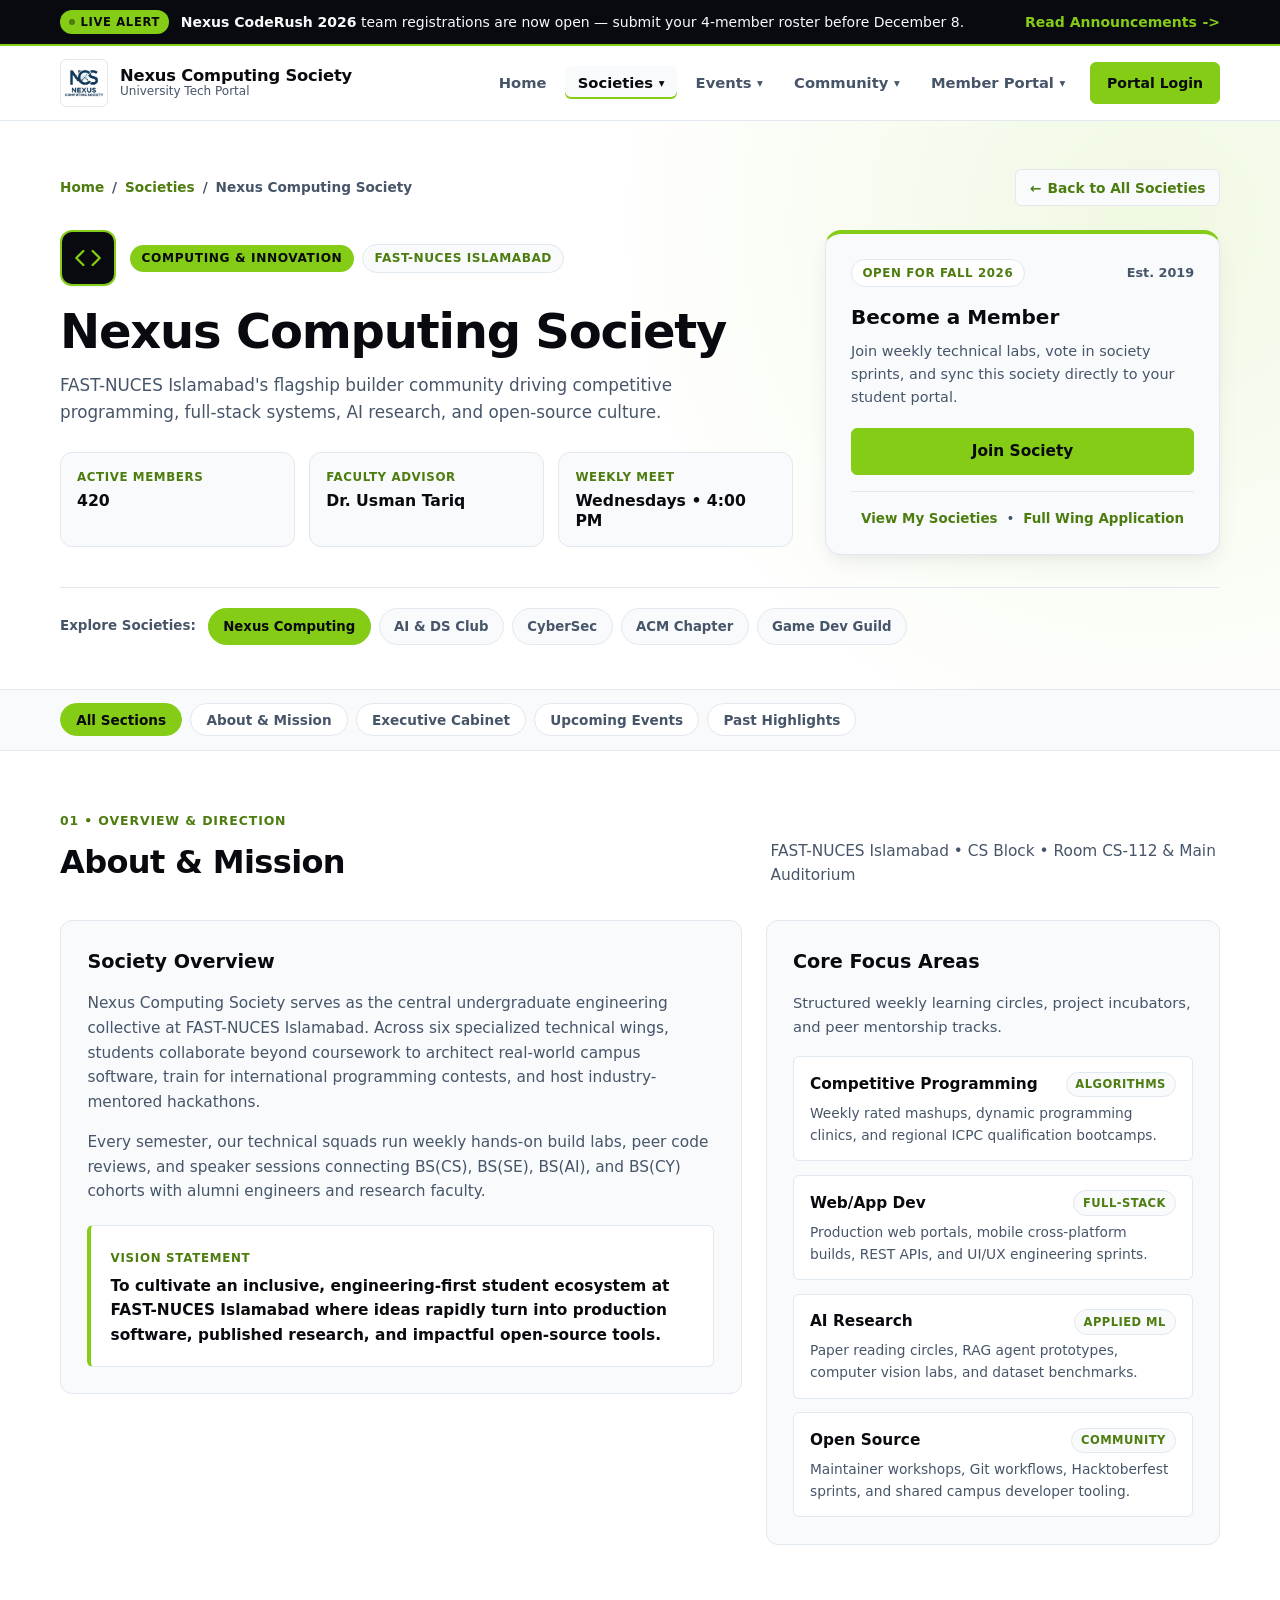
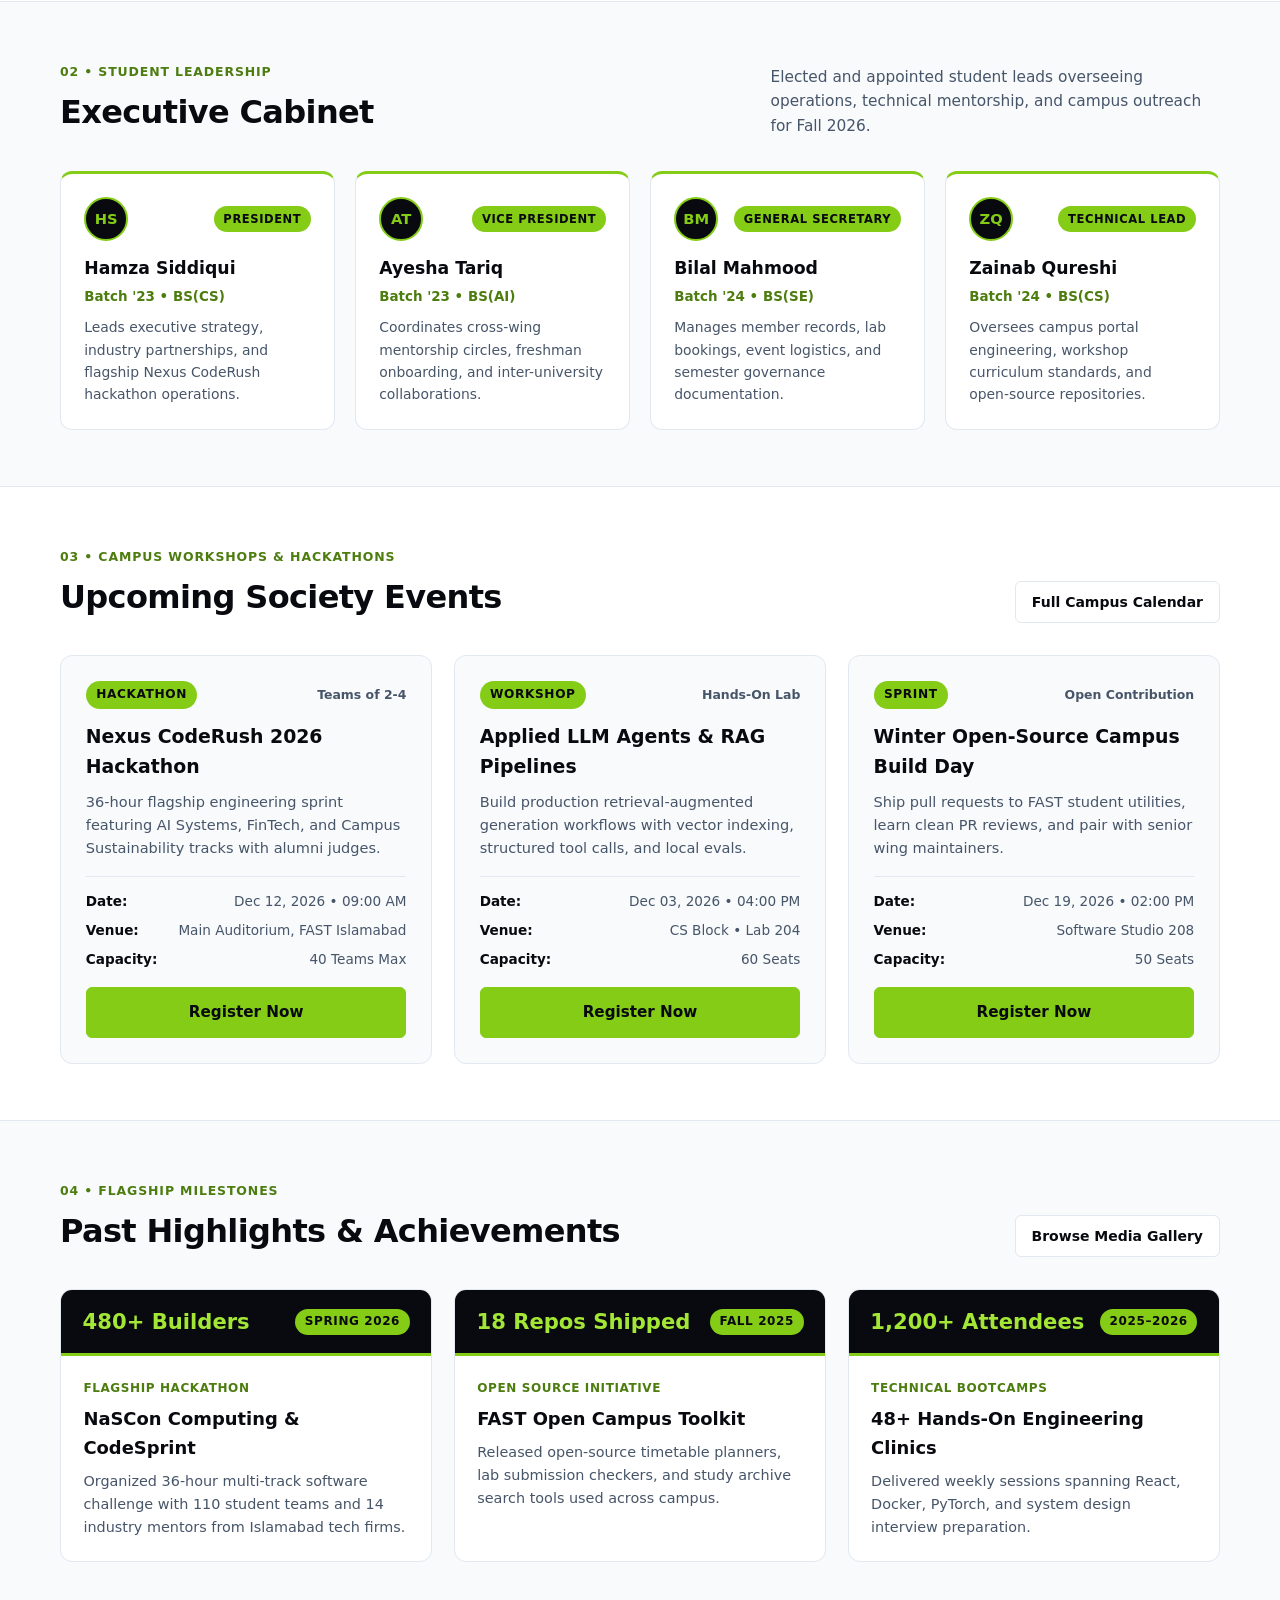
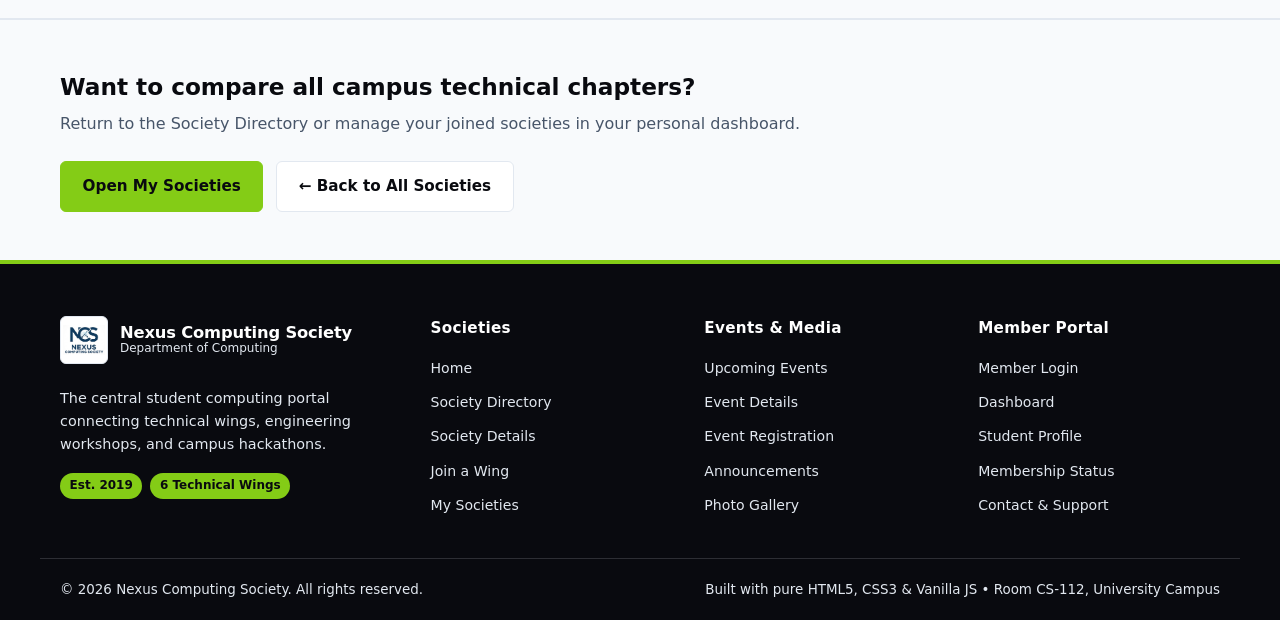
<file: pages/society-details.html>
<!DOCTYPE html>
<html lang="en">
<head>
  <meta charset="UTF-8">
  <meta name="viewport" content="width=device-width, initial-scale=1.0">
  <meta name="description" content="Explore official society details, executive cabinet, upcoming campus events, and past milestones at FAST-NUCES Islamabad.">
  <title>Society Details | Nexus Computing Society</title>
  <link rel="stylesheet" href="../css/home-directory.css">
  <link rel="stylesheet" href="../css/society-details.css">
  <script src="../js/home-directory.js" defer></script>
  <script src="../js/society-details.js" defer></script>
</head>
<body>
  <a class="skip-link" href="#main-content">Skip to main content</a>

  <!-- Live Announcement Banner -->
  <div class="announcement-banner" role="region" aria-label="Latest society announcement">
    <div class="container announcement-inner">
      <div class="announcement-content">
        <span class="badge-live">LIVE ALERT</span>
        <p class="announcement-text">
          <strong>Nexus CodeRush 2026</strong> team registrations are now open — submit your 4-member roster before December 8.
        </p>
      </div>
      <a class="announcement-link" href="announcements.html">
        Read Announcements
        <span aria-hidden="true">-&gt;</span>
      </a>
    </div>
  </div>

  <!-- Sticky Header & Accessible Navigation -->
  <header class="site-header" id="site-header">
    <div class="container header-inner">
      <a class="brand" href="../index.html" aria-label="Nexus Computing Society Home">
        <img class="brand-logo" src="../images/logo.png" alt="Nexus Computing Society Logo" width="48" height="48">
        <span class="brand-text">
          <span class="brand-name">Nexus Computing Society</span>
          <span class="brand-sub">University Tech Portal</span>
        </span>
      </a>

      <button
        type="button"
        class="nav-toggle"
        id="nav-toggle"
        aria-controls="primary-navigation"
        aria-expanded="false"
        aria-label="Toggle navigation menu"
      >
        <span class="hamburger-box" aria-hidden="true">
          <span class="hamburger-line"></span>
          <span class="hamburger-line"></span>
          <span class="hamburger-line"></span>
        </span>
        <span class="nav-toggle-label">Menu</span>
      </button>

      <nav class="primary-nav" id="primary-navigation" aria-label="Primary portal navigation">
        <ul class="nav-list">
          <li class="nav-item">
            <a class="nav-link" href="../index.html">Home</a>
          </li>

          <li class="nav-item has-dropdown">
            <button type="button" class="nav-link dropdown-trigger is-active" aria-expanded="false" aria-controls="menu-societies">
              Societies
              <span class="chevron" aria-hidden="true">&#9662;</span>
            </button>
            <ul class="dropdown-menu" id="menu-societies">
              <li><a class="dropdown-link" href="directory.html">Society Directory</a></li>
              <li><a class="dropdown-link is-active" href="society-details.html" aria-current="page">Society Details</a></li>
              <li><a class="dropdown-link" href="join-society.html">Join a Wing</a></li>
              <li><a class="dropdown-link" href="my-societies.html">My Societies</a></li>
              <li><a class="dropdown-link" href="membership-status.html">Membership Status</a></li>
            </ul>
          </li>

          <li class="nav-item has-dropdown">
            <button type="button" class="nav-link dropdown-trigger" aria-expanded="false" aria-controls="menu-events">
              Events
              <span class="chevron" aria-hidden="true">&#9662;</span>
            </button>
            <ul class="dropdown-menu" id="menu-events">
              <li><a class="dropdown-link" href="events.html">Events Calendar</a></li>
              <li><a class="dropdown-link" href="event-details.html">Event Details</a></li>
              <li><a class="dropdown-link" href="event-register.html">Event Registration</a></li>
            </ul>
          </li>

          <li class="nav-item has-dropdown">
            <button type="button" class="nav-link dropdown-trigger" aria-expanded="false" aria-controls="menu-community">
              Community
              <span class="chevron" aria-hidden="true">&#9662;</span>
            </button>
            <ul class="dropdown-menu" id="menu-community">
              <li><a class="dropdown-link" href="announcements.html">Announcements</a></li>
              <li><a class="dropdown-link" href="gallery.html">Media Gallery</a></li>
              <li><a class="dropdown-link" href="contact.html">Contact Us</a></li>
            </ul>
          </li>

          <li class="nav-item has-dropdown">
            <button type="button" class="nav-link dropdown-trigger" aria-expanded="false" aria-controls="menu-member">
              Member Portal
              <span class="chevron" aria-hidden="true">&#9662;</span>
            </button>
            <ul class="dropdown-menu" id="menu-member">
              <li><a class="dropdown-link" href="dashboard.html">Student Dashboard</a></li>
              <li><a class="dropdown-link" href="profile.html">My Profile</a></li>
              <li><a class="dropdown-link" href="login.html">Member Login</a></li>
            </ul>
          </li>

          <li class="nav-item nav-cta-wrap">
            <a class="btn btn-primary btn-sm" href="login.html">Portal Login</a>
          </li>
        </ul>
      </nav>
    </div>
  </header>

  <main id="main-content">
    <!-- Society Details Hero Header -->
    <section class="sd-hero" aria-labelledby="sd-hero-title">
      <div class="container">
        <div class="sd-hero-top-row">
          <nav class="breadcrumb sd-breadcrumb" aria-label="Breadcrumb">
            <a href="../index.html">Home</a>
            <span aria-hidden="true">/</span>
            <a href="societies.html">Societies</a>
            <span aria-hidden="true">/</span>
            <span id="sd-breadcrumb-current" aria-current="page">Nexus Computing Society</span>
          </nav>
          <a class="sd-back-link" href="societies.html">
            <span aria-hidden="true">&larr;</span>
            Back to All Societies
          </a>
        </div>

        <div class="sd-hero-layout">
          <div class="sd-hero-main">
            <div class="sd-hero-identity">
              <div class="sd-society-icon" id="sd-society-icon" aria-hidden="true">
                <!-- Populated dynamically via JS -->
              </div>
              <div class="sd-hero-badges">
                <span class="sd-category-pill" id="sd-category-pill">Computing &amp; Engineering</span>
                <span class="sd-campus-pill">FAST-NUCES Islamabad</span>
              </div>
            </div>

            <h1 class="sd-hero-title" id="sd-hero-title">Nexus Computing Society</h1>
            <p class="sd-hero-tagline" id="sd-hero-tagline">
              Engineering campus builders across competitive programming, applied AI, full-stack systems, and open-source collaboration.
            </p>

            <div class="sd-hero-meta-grid" aria-label="Society key facts">
              <div class="sd-meta-card">
                <span class="sd-meta-label">Active Members</span>
                <strong class="sd-meta-value" id="sd-member-count">420</strong>
              </div>
              <div class="sd-meta-card">
                <span class="sd-meta-label">Faculty Advisor</span>
                <strong class="sd-meta-value" id="sd-faculty-advisor">Dr. Usman Tariq</strong>
              </div>
              <div class="sd-meta-card">
                <span class="sd-meta-label">Weekly Meet</span>
                <strong class="sd-meta-value" id="sd-meeting-schedule">Wednesdays &bull; 4:00 PM</strong>
              </div>
            </div>
          </div>

          <aside class="sd-membership-panel" aria-label="Society membership actions">
            <div class="sd-panel-status-row">
              <span class="sd-status-indicator" id="sd-membership-badge">Open for Fall 2026</span>
              <span class="sd-founded-tag" id="sd-founded-year">Est. 2019</span>
            </div>
            <h2 class="sd-panel-heading" id="sd-panel-heading">Become a Member</h2>
            <p class="sd-panel-copy" id="sd-panel-copy">
              Join weekly technical labs, vote in society sprints, and sync this society directly to your student portal.
            </p>

            <button
              type="button"
              class="btn btn-primary btn-block sd-join-btn"
              id="sd-join-btn"
              aria-pressed="false"
            >
              Join Society
            </button>

            <button
              type="button"
              class="sd-leave-link"
              id="sd-leave-btn"
              hidden
            >
              Leave this society
            </button>

            <div class="sd-panel-links">
              <a class="sd-panel-secondary-link" href="my-societies.html">View My Societies</a>
              <span aria-hidden="true">&bull;</span>
              <a class="sd-panel-secondary-link" href="join-society.html">Full Wing Application</a>
            </div>
          </aside>
        </div>

        <!-- Quick Society Switcher -->
        <div class="sd-switcher-bar" aria-label="Switch FAST-NUCES society">
          <span class="sd-switcher-label">Explore Societies:</span>
          <div class="sd-switcher-links" id="sd-switcher-links">
            <!-- Populated dynamically via JS -->
          </div>
        </div>
      </div>
    </section>

    <!-- Tabbed / Structured Detail Sections -->
    <section class="sd-tabs-bar-wrap" aria-label="Society detail sections">
      <div class="container">
        <div class="sd-tablist" id="sd-tablist" role="tablist" aria-label="Society detail navigation">
          <button
            type="button"
            class="sd-tab-btn is-active"
            id="tab-all"
            role="tab"
            aria-selected="true"
            data-tab-target="all"
          >
            All Sections
          </button>
          <button
            type="button"
            class="sd-tab-btn"
            id="tab-about"
            role="tab"
            aria-selected="false"
            data-tab-target="about"
          >
            About &amp; Mission
          </button>
          <button
            type="button"
            class="sd-tab-btn"
            id="tab-cabinet"
            role="tab"
            aria-selected="false"
            data-tab-target="cabinet"
          >
            Executive Cabinet
          </button>
          <button
            type="button"
            class="sd-tab-btn"
            id="tab-events"
            role="tab"
            aria-selected="false"
            data-tab-target="events"
          >
            Upcoming Events
          </button>
          <button
            type="button"
            class="sd-tab-btn"
            id="tab-highlights"
            role="tab"
            aria-selected="false"
            data-tab-target="highlights"
          >
            Past Highlights
          </button>
        </div>
      </div>
    </section>

    <div class="sd-sections-container">
      <!-- 1. About & Mission -->
      <section class="sd-section" id="section-about" data-section="about" aria-labelledby="about-heading">
        <div class="container">
          <div class="section-header">
            <div>
              <span class="section-kicker">01 &bull; Overview &amp; Direction</span>
              <h2 class="section-title" id="about-heading">About &amp; Mission</h2>
            </div>
            <p class="section-subtitle" id="sd-venue-note">FAST-NUCES Islamabad &bull; A.K. Brohi Road, Sector H-11/4</p>
          </div>

          <div class="sd-about-grid">
            <div class="sd-overview-card">
              <h3 class="sd-card-subheading">Society Overview</h3>
              <div class="sd-overview-copy" id="sd-overview-copy">
                <!-- Populated dynamically -->
              </div>

              <div class="sd-vision-box">
                <span class="sd-vision-label">Vision Statement</span>
                <p class="sd-vision-text" id="sd-vision-text">
                  <!-- Populated dynamically -->
                </p>
              </div>
            </div>

            <div class="sd-focus-card">
              <h3 class="sd-card-subheading">Core Focus Areas</h3>
              <p class="sd-focus-intro">
                Structured weekly learning circles, project incubators, and peer mentorship tracks.
              </p>
              <div class="sd-focus-list" id="sd-focus-list">
                <!-- Populated dynamically -->
              </div>
            </div>
          </div>
        </div>
      </section>

      <!-- 2. Executive Cabinet Grid -->
      <section class="sd-section sd-section-alt" id="section-cabinet" data-section="cabinet" aria-labelledby="cabinet-heading">
        <div class="container">
          <div class="section-header">
            <div>
              <span class="section-kicker">02 &bull; Student Leadership</span>
              <h2 class="section-title" id="cabinet-heading">Executive Cabinet</h2>
            </div>
            <p class="section-subtitle">
              Elected and appointed student leads overseeing operations, technical mentorship, and campus outreach for Fall 2026.
            </p>
          </div>

          <div class="sd-cabinet-grid" id="sd-cabinet-grid">
            <!-- 4 Leadership cards populated dynamically -->
          </div>
        </div>
      </section>

      <!-- 3. Upcoming Society Events -->
      <section class="sd-section" id="section-events" data-section="events" aria-labelledby="events-heading">
        <div class="container">
          <div class="section-header">
            <div>
              <span class="section-kicker">03 &bull; Campus Workshops &amp; Hackathons</span>
              <h2 class="section-title" id="events-heading">Upcoming Society Events</h2>
            </div>
            <a class="btn btn-secondary btn-sm" href="events.html">Full Campus Calendar</a>
          </div>

          <div class="sd-events-grid" id="sd-events-grid">
            <!-- Populated dynamically -->
          </div>
        </div>
      </section>

      <!-- 4. Past Highlights & Achievements -->
      <section class="sd-section sd-section-alt" id="section-highlights" data-section="highlights" aria-labelledby="highlights-heading">
        <div class="container">
          <div class="section-header">
            <div>
              <span class="section-kicker">04 &bull; Flagship Milestones</span>
              <h2 class="section-title" id="highlights-heading">Past Highlights &amp; Achievements</h2>
            </div>
            <a class="btn btn-secondary btn-sm" href="gallery.html">Browse Media Gallery</a>
          </div>

          <div class="sd-highlights-grid" id="sd-highlights-grid">
            <!-- Populated dynamically -->
          </div>
        </div>
      </section>
    </div>

    <!-- Bottom Call-to-Action Strip -->
    <section class="cta-strip" aria-labelledby="sd-cta-heading">
      <div class="container cta-strip-inner">
        <div>
          <h2 class="cta-title" id="sd-cta-heading">Want to compare all campus technical chapters?</h2>
          <p class="cta-subtitle">Return to the Society Directory or manage your joined societies in your personal dashboard.</p>
        </div>
        <div class="cta-actions">
          <a class="btn btn-primary" href="my-societies.html">Open My Societies</a>
          <a class="btn btn-secondary" href="societies.html">&larr; Back to All Societies</a>
        </div>
      </div>
    </section>
  </main>

  <!-- Confirmation Toast Notification -->
  <div
    class="sd-toast"
    id="sd-toast"
    role="status"
    aria-live="polite"
    aria-atomic="true"
    hidden
  >
    <span class="sd-toast-dot" aria-hidden="true"></span>
    <p class="sd-toast-message" id="sd-toast-message"></p>
    <button type="button" class="sd-toast-close" id="sd-toast-close" aria-label="Dismiss notification">&times;</button>
  </div>

  <!-- Matching Society Footer -->
  <footer class="site-footer">
    <div class="container footer-grid">
      <div class="footer-brand-col">
        <a class="brand footer-brand" href="../index.html">
          <img class="brand-logo" src="../images/logo.png" alt="Nexus Computing Society Logo" width="44" height="44">
          <span class="brand-text">
            <span class="brand-name">Nexus Computing Society</span>
            <span class="brand-sub">Department of Computing</span>
          </span>
        </a>
        <p class="footer-about">
          The central student computing portal connecting technical wings, engineering workshops, and campus hackathons.
        </p>
        <div class="footer-badges">
          <span class="footer-pill">Est. 2019</span>
          <span class="footer-pill">6 Technical Wings</span>
        </div>
      </div>

      <div class="footer-links-col">
        <h3 class="footer-heading">Societies</h3>
        <ul class="footer-list">
          <li><a href="../index.html">Home</a></li>
          <li><a href="directory.html">Society Directory</a></li>
          <li><a href="society-details.html">Society Details</a></li>
          <li><a href="join-society.html">Join a Wing</a></li>
          <li><a href="my-societies.html">My Societies</a></li>
        </ul>
      </div>

      <div class="footer-links-col">
        <h3 class="footer-heading">Events &amp; Media</h3>
        <ul class="footer-list">
          <li><a href="events.html">Upcoming Events</a></li>
          <li><a href="event-details.html">Event Details</a></li>
          <li><a href="event-register.html">Event Registration</a></li>
          <li><a href="announcements.html">Announcements</a></li>
          <li><a href="gallery.html">Photo Gallery</a></li>
        </ul>
      </div>

      <div class="footer-links-col">
        <h3 class="footer-heading">Member Portal</h3>
        <ul class="footer-list">
          <li><a href="login.html">Member Login</a></li>
          <li><a href="dashboard.html">Dashboard</a></li>
          <li><a href="profile.html">Student Profile</a></li>
          <li><a href="membership-status.html">Membership Status</a></li>
          <li><a href="contact.html">Contact &amp; Support</a></li>
        </ul>
      </div>
    </div>

    <div class="container footer-bottom">
      <p>&copy; 2026 Nexus Computing Society. All rights reserved.</p>
      <p>Built with pure HTML5, CSS3 &amp; Vanilla JS &bull; Room CS-112, University Campus</p>
    </div>
  </footer>
</body>
</html>
</file>
<file: css/home-directory.css>
/* ==========================================================================
   Nexus Computing Society — Home & Directory Stylesheet
   Pure CSS3 | Exact Palette Variables | Responsive Flexbox & Grid
   ========================================================================== */

:root {
  --bg-page: #FFFFFF;
  --bg-card: #F8FAFC;
  --border-color: #E2E8F0;
  --text-primary: #090A0F;
  --text-secondary: #475569;
  --accent: #84CC16;
  --accent-hover: #A3E635;
  --accent-dark: #4D7C0F;

  --radius-sm: 6px;
  --radius-md: 12px;
  --radius-lg: 16px;
  --shadow-sm: 0 1px 2px rgba(9, 10, 15, 0.05);
  --shadow-md: 0 10px 25px -5px rgba(9, 10, 15, 0.08), 0 4px 10px -4px rgba(9, 10, 15, 0.04);
  --transition: 180ms ease;
  --max-width: 1200px;
}

/* Reset & Base */
*,
*::before,
*::after {
  box-sizing: border-box;
}

html {
  scroll-behavior: smooth;
  -webkit-text-size-adjust: 100%;
}

body {
  margin: 0;
  background-color: var(--bg-page);
  color: var(--text-primary);
  font-family: system-ui, -apple-system, "Segoe UI", Roboto, "Helvetica Neue", Arial, sans-serif;
  line-height: 1.6;
  min-height: 100vh;
  display: flex;
  flex-direction: column;
}

img {
  max-width: 100%;
  display: block;
}

a {
  color: inherit;
  text-decoration: none;
}

button {
  font-family: inherit;
  cursor: pointer;
}

ul {
  margin: 0;
  padding: 0;
  list-style: none;
}

h1, h2, h3, p {
  margin-top: 0;
}

:focus-visible {
  outline: 3px solid var(--accent-dark);
  outline-offset: 2px;
}

.container {
  width: 100%;
  max-width: var(--max-width);
  margin-inline: auto;
  padding-inline: 1.25rem;
}

/* Skip Link */
.skip-link {
  position: absolute;
  left: -9999px;
  top: 0.5rem;
  z-index: 2000;
  background-color: var(--accent);
  color: var(--text-primary);
  font-weight: 700;
  padding: 0.6rem 1rem;
  border-radius: var(--radius-sm);
}

.skip-link:focus {
  left: 1rem;
}

/* Buttons */
.btn {
  display: inline-flex;
  align-items: center;
  justify-content: center;
  gap: 0.5rem;
  font-weight: 700;
  font-size: 0.95rem;
  padding: 0.78rem 1.35rem;
  border-radius: var(--radius-sm);
  border: 1.5px solid transparent;
  transition: background-color var(--transition), border-color var(--transition), transform var(--transition), box-shadow var(--transition);
  text-align: center;
}

.btn:active {
  transform: translateY(1px);
}

.btn-primary {
  background-color: var(--accent);
  color: var(--text-primary);
  border-color: var(--accent);
}

.btn-primary:hover {
  background-color: var(--accent-hover);
  border-color: var(--accent-hover);
  box-shadow: var(--shadow-sm);
}

.btn-secondary {
  background-color: var(--bg-page);
  color: var(--text-primary);
  border-color: var(--border-color);
}

.btn-secondary:hover {
  background-color: var(--bg-card);
  border-color: var(--accent-dark);
}

.btn-sm {
  font-size: 0.875rem;
  padding: 0.55rem 1rem;
}

.btn-block {
  width: 100%;
}

.btn-text-link {
  display: inline-block;
  font-size: 0.9rem;
  font-weight: 600;
  color: var(--accent-dark);
  text-decoration: underline;
  text-underline-offset: 3px;
}

.btn-text-link:hover {
  color: var(--text-primary);
}

/* ==========================================================================
   Live Announcement Banner
   ========================================================================== */
.announcement-banner {
  background-color: var(--text-primary);
  color: var(--bg-page);
  border-bottom: 2px solid var(--accent);
  font-size: 0.875rem;
}

.announcement-inner {
  display: flex;
  align-items: center;
  justify-content: space-between;
  gap: 1rem;
  padding-block: 0.6rem;
  flex-wrap: wrap;
}

.announcement-content {
  display: flex;
  align-items: center;
  gap: 0.75rem;
  flex-wrap: wrap;
}

.badge-live {
  display: inline-flex;
  align-items: center;
  gap: 0.35rem;
  background-color: var(--accent);
  color: var(--text-primary);
  font-size: 0.72rem;
  font-weight: 800;
  letter-spacing: 0.06em;
  padding: 0.2rem 0.55rem;
  border-radius: 999px;
}

.badge-live::before {
  content: "";
  width: 6px;
  height: 6px;
  border-radius: 50%;
  background-color: var(--accent-dark);
}

.announcement-text {
  margin: 0;
  color: var(--bg-card);
}

.announcement-link {
  color: var(--accent);
  font-weight: 700;
  white-space: nowrap;
  display: inline-flex;
  align-items: center;
  gap: 0.35rem;
  transition: color var(--transition);
}

.announcement-link:hover {
  color: var(--accent-hover);
  text-decoration: underline;
}

/* ==========================================================================
   Sticky Header & Navigation
   ========================================================================== */
.site-header {
  position: sticky;
  top: 0;
  z-index: 1000;
  background-color: rgba(255, 255, 255, 0.96);
  backdrop-filter: blur(8px);
  border-bottom: 1px solid var(--border-color);
  transition: box-shadow var(--transition);
}

.site-header.is-scrolled {
  box-shadow: var(--shadow-sm);
}

.header-inner {
  display: flex;
  align-items: center;
  justify-content: space-between;
  gap: 1.5rem;
  min-height: 74px;
  position: relative;
}

.brand {
  display: inline-flex;
  align-items: center;
  gap: 0.75rem;
  flex-shrink: 0;
}

.brand-logo {
  width: 48px;
  height: 48px;
  object-fit: contain;
  border-radius: var(--radius-sm);
  border: 1px solid var(--border-color);
  background-color: var(--bg-page);
  padding: 2px;
}

.brand-text {
  display: flex;
  flex-direction: column;
  line-height: 1.15;
}

.brand-name {
  font-size: 1.02rem;
  font-weight: 800;
  color: var(--text-primary);
  letter-spacing: -0.01em;
}

.brand-sub {
  font-size: 0.75rem;
  color: var(--text-secondary);
  font-weight: 500;
}

/* Mobile Toggle Button */
.nav-toggle {
  display: none;
  align-items: center;
  gap: 0.5rem;
  background-color: var(--bg-card);
  color: var(--text-primary);
  border: 1px solid var(--border-color);
  border-radius: var(--radius-sm);
  padding: 0.5rem 0.85rem;
  font-weight: 700;
  font-size: 0.875rem;
}

.nav-toggle:hover {
  border-color: var(--accent-dark);
}

.hamburger-box {
  display: inline-flex;
  flex-direction: column;
  justify-content: space-between;
  width: 18px;
  height: 13px;
}

.hamburger-line {
  display: block;
  width: 100%;
  height: 2px;
  background-color: var(--text-primary);
  border-radius: 2px;
  transition: transform var(--transition), opacity var(--transition);
}

.nav-toggle[aria-expanded="true"] .hamburger-line:nth-child(1) {
  transform: translateY(5.5px) rotate(45deg);
}

.nav-toggle[aria-expanded="true"] .hamburger-line:nth-child(2) {
  opacity: 0;
}

.nav-toggle[aria-expanded="true"] .hamburger-line:nth-child(3) {
  transform: translateY(-5.5px) rotate(-45deg);
}

/* Primary Nav */
.primary-nav {
  display: flex;
  align-items: center;
}

.nav-list {
  display: flex;
  align-items: center;
  gap: 0.35rem;
}

.nav-item {
  position: relative;
}

.nav-link {
  display: inline-flex;
  align-items: center;
  gap: 0.35rem;
  padding: 0.5rem 0.8rem;
  font-size: 0.92rem;
  font-weight: 600;
  color: var(--text-secondary);
  background: transparent;
  border: none;
  border-radius: var(--radius-sm);
  transition: color var(--transition), background-color var(--transition);
}

.nav-link:hover,
.nav-link.is-active {
  color: var(--text-primary);
  background-color: var(--bg-card);
}

.nav-link.is-active {
  box-shadow: inset 0 -2px 0 var(--accent);
}

.chevron {
  font-size: 0.72rem;
  transition: transform var(--transition);
}

.has-dropdown.is-open .chevron {
  transform: rotate(180deg);
}

.dropdown-menu {
  position: absolute;
  top: calc(100% + 0.45rem);
  left: 0;
  min-width: 220px;
  background-color: var(--bg-page);
  border: 1px solid var(--border-color);
  border-radius: var(--radius-md);
  box-shadow: var(--shadow-md);
  padding: 0.45rem;
  display: none;
  z-index: 1050;
}

.has-dropdown.is-open > .dropdown-menu {
  display: block;
}

.dropdown-link {
  display: block;
  padding: 0.55rem 0.8rem;
  font-size: 0.88rem;
  font-weight: 500;
  color: var(--text-secondary);
  border-radius: var(--radius-sm);
  transition: background-color var(--transition), color var(--transition);
}

.dropdown-link:hover {
  background-color: var(--bg-card);
  color: var(--text-primary);
}

.nav-cta-wrap {
  margin-left: 0.4rem;
}

/* ==========================================================================
   Hero Section & Countdown Card
   ========================================================================== */
.hero-section {
  padding-block: 4rem 4.25rem;
  border-bottom: 1px solid var(--border-color);
  background:
    radial-gradient(circle at 88% 15%, rgba(132, 204, 22, 0.12) 0%, rgba(132, 204, 22, 0) 42%),
    var(--bg-page);
}

.hero-grid {
  display: grid;
  grid-template-columns: 1.15fr 0.85fr;
  gap: 2.5rem;
  align-items: center;
}

.eyebrow-badge {
  display: inline-block;
  font-size: 0.8rem;
  font-weight: 700;
  text-transform: uppercase;
  letter-spacing: 0.06em;
  color: var(--accent-dark);
  background-color: var(--bg-card);
  border: 1px solid var(--border-color);
  padding: 0.35rem 0.75rem;
  border-radius: 999px;
  margin-bottom: 1.1rem;
}

.hero-title {
  font-size: clamp(2.1rem, 4vw, 3.25rem);
  font-weight: 800;
  line-height: 1.12;
  letter-spacing: -0.025em;
  color: var(--text-primary);
  margin-bottom: 1.1rem;
}

.hero-tagline {
  font-size: 1.08rem;
  color: var(--text-secondary);
  max-width: 58ch;
  margin-bottom: 1.75rem;
}

.hero-actions {
  display: flex;
  flex-wrap: wrap;
  gap: 0.85rem;
  margin-bottom: 1.4rem;
}

.hero-meta {
  display: flex;
  flex-wrap: wrap;
  align-items: center;
  gap: 0.65rem;
  font-size: 0.88rem;
  color: var(--text-secondary);
}

.meta-dot {
  color: var(--border-color);
}

.inline-accent-link {
  color: var(--accent-dark);
  font-weight: 700;
  text-decoration: underline;
  text-underline-offset: 3px;
}

.inline-accent-link:hover {
  color: var(--text-primary);
}

/* Featured Event Countdown Card */
.countdown-card {
  background-color: var(--bg-card);
  border: 1px solid var(--border-color);
  border-top: 4px solid var(--accent);
  border-radius: var(--radius-lg);
  padding: 1.75rem;
  box-shadow: var(--shadow-md);
}

.card-top-bar {
  display: flex;
  align-items: center;
  justify-content: space-between;
  gap: 0.75rem;
  margin-bottom: 0.9rem;
}

.tag-accent {
  display: inline-block;
  font-size: 0.76rem;
  font-weight: 800;
  text-transform: uppercase;
  letter-spacing: 0.05em;
  background-color: var(--accent);
  color: var(--text-primary);
  padding: 0.25rem 0.65rem;
  border-radius: 999px;
}

.event-date-pill {
  font-size: 0.82rem;
  font-weight: 700;
  color: var(--accent-dark);
  background-color: var(--bg-page);
  border: 1px solid var(--border-color);
  padding: 0.22rem 0.65rem;
  border-radius: 999px;
}

.countdown-title {
  font-size: 1.45rem;
  font-weight: 800;
  line-height: 1.25;
  margin-bottom: 0.6rem;
  color: var(--text-primary);
}

.countdown-desc {
  font-size: 0.93rem;
  color: var(--text-secondary);
  margin-bottom: 1.25rem;
}

.countdown-wrapper {
  background-color: var(--bg-page);
  border: 1px solid var(--border-color);
  border-radius: var(--radius-md);
  padding: 1rem;
  margin-bottom: 1.25rem;
}

.countdown-grid {
  display: grid;
  grid-template-columns: repeat(4, 1fr);
  gap: 0.6rem;
}

.time-unit {
  background-color: var(--bg-card);
  border: 1px solid var(--border-color);
  border-radius: var(--radius-sm);
  padding: 0.7rem 0.4rem;
  text-align: center;
}

.time-value {
  display: block;
  font-family: "SFMono-Regular", Consolas, "Liberation Mono", Menlo, monospace;
  font-size: 1.65rem;
  font-weight: 800;
  line-height: 1.1;
  color: var(--text-primary);
}

.time-label {
  display: block;
  margin-top: 0.25rem;
  font-size: 0.72rem;
  font-weight: 700;
  text-transform: uppercase;
  letter-spacing: 0.05em;
  color: var(--text-secondary);
}

.countdown-status {
  margin: 0.75rem 0 0;
  text-align: center;
  font-size: 0.82rem;
  font-weight: 600;
  color: var(--accent-dark);
}

.countdown-footer {
  display: flex;
  flex-direction: column;
  align-items: center;
  gap: 0.7rem;
}

/* ==========================================================================
   Shared Section Header
   ========================================================================== */
.stats-section,
.wings-section,
.events-section {
  padding-block: 4rem;
}

.wings-section {
  background-color: var(--bg-card);
  border-top: 1px solid var(--border-color);
  border-bottom: 1px solid var(--border-color);
}

.section-header {
  display: flex;
  align-items: flex-end;
  justify-content: space-between;
  gap: 1.5rem;
  flex-wrap: wrap;
  margin-bottom: 2rem;
}

.section-kicker {
  display: inline-block;
  font-size: 0.78rem;
  font-weight: 800;
  text-transform: uppercase;
  letter-spacing: 0.07em;
  color: var(--accent-dark);
  margin-bottom: 0.35rem;
}

.section-title {
  font-size: clamp(1.55rem, 2.5vw, 2.05rem);
  font-weight: 800;
  letter-spacing: -0.02em;
  color: var(--text-primary);
  margin-bottom: 0;
}

.section-subtitle {
  max-width: 46ch;
  color: var(--text-secondary);
  font-size: 0.96rem;
  margin-bottom: 0;
}

/* ==========================================================================
   Stats Grid (4 Highlight Cards)
   ========================================================================== */
.stats-grid {
  display: grid;
  grid-template-columns: repeat(4, 1fr);
  gap: 1.25rem;
}

.stat-card {
  background-color: var(--bg-card);
  border: 1px solid var(--border-color);
  border-radius: var(--radius-md);
  padding: 1.5rem;
  transition: border-color var(--transition), transform var(--transition);
}

.stat-card:hover {
  border-color: var(--accent);
  transform: translateY(-2px);
}

.stat-number {
  font-size: 2.25rem;
  font-weight: 800;
  line-height: 1.1;
  color: var(--text-primary);
  margin-bottom: 0.45rem;
  display: inline-block;
  border-bottom: 3px solid var(--accent);
  padding-bottom: 0.15rem;
}

.stat-label {
  font-size: 1.05rem;
  font-weight: 700;
  color: var(--text-primary);
  margin-bottom: 0.4rem;
}

.stat-note {
  font-size: 0.9rem;
  color: var(--text-secondary);
  margin-bottom: 0;
}

/* ==========================================================================
   Featured Technical Wings Grid (3 Dynamic Cards)
   ========================================================================== */
.wings-grid {
  display: grid;
  grid-template-columns: repeat(3, 1fr);
  gap: 1.35rem;
}

.wing-card {
  background-color: var(--bg-page);
  border: 1px solid var(--border-color);
  border-radius: var(--radius-md);
  padding: 1.6rem;
  display: flex;
  flex-direction: column;
  justify-content: space-between;
  gap: 1.25rem;
  transition: border-color var(--transition), box-shadow var(--transition), transform var(--transition);
}

.wing-card:hover {
  border-color: var(--accent);
  box-shadow: var(--shadow-md);
  transform: translateY(-2px);
}

.wing-card-top {
  display: flex;
  align-items: center;
  justify-content: space-between;
  gap: 0.75rem;
  margin-bottom: 0.85rem;
}

.wing-badge {
  font-size: 0.76rem;
  font-weight: 800;
  text-transform: uppercase;
  letter-spacing: 0.04em;
  color: var(--accent-dark);
  background-color: var(--bg-card);
  border: 1px solid var(--border-color);
  padding: 0.25rem 0.65rem;
  border-radius: 999px;
}

.wing-members {
  font-size: 0.82rem;
  font-weight: 600;
  color: var(--text-secondary);
}

.wing-title {
  font-size: 1.25rem;
  font-weight: 800;
  color: var(--text-primary);
  margin-bottom: 0.55rem;
}

.wing-desc {
  font-size: 0.93rem;
  color: var(--text-secondary);
  margin-bottom: 1rem;
}

.wing-tags {
  display: flex;
  flex-wrap: wrap;
  gap: 0.45rem;
}

.wing-tag {
  font-size: 0.76rem;
  font-weight: 600;
  color: var(--text-secondary);
  background-color: var(--bg-card);
  border: 1px solid var(--border-color);
  padding: 0.2rem 0.55rem;
  border-radius: var(--radius-sm);
}

.wing-schedule {
  font-size: 0.84rem;
  color: var(--text-secondary);
  border-top: 1px solid var(--border-color);
  padding-top: 0.85rem;
  margin-bottom: 0.9rem;
}

.wing-actions {
  display: flex;
  flex-wrap: wrap;
  gap: 0.65rem;
}

.wing-actions .btn {
  flex: 1 1 auto;
}

.noscript-note {
  grid-column: 1 / -1;
  background-color: var(--bg-page);
  border: 1px solid var(--border-color);
  padding: 1rem;
  border-radius: var(--radius-sm);
}

/* ==========================================================================
   Upcoming Events Preview Grid (2 Cards)
   ========================================================================== */
.events-grid {
  display: grid;
  grid-template-columns: repeat(2, 1fr);
  gap: 1.5rem;
}

.event-card {
  background-color: var(--bg-card);
  border: 1px solid var(--border-color);
  border-radius: var(--radius-md);
  padding: 1.65rem;
  display: flex;
  flex-direction: column;
  justify-content: space-between;
  gap: 0.9rem;
  transition: border-color var(--transition), box-shadow var(--transition);
}

.event-card:hover {
  border-color: var(--accent);
  box-shadow: var(--shadow-sm);
}

.event-card-head {
  display: flex;
  align-items: center;
  justify-content: space-between;
  gap: 0.75rem;
  flex-wrap: wrap;
}

.event-meta-date {
  font-size: 0.85rem;
  font-weight: 700;
  color: var(--accent-dark);
}

.event-card-title {
  font-size: 1.25rem;
  font-weight: 800;
  color: var(--text-primary);
  margin-bottom: 0;
}

.event-card-desc {
  font-size: 0.94rem;
  color: var(--text-secondary);
  margin-bottom: 0;
}

.event-card-meta {
  display: flex;
  justify-content: space-between;
  gap: 1rem;
  flex-wrap: wrap;
  font-size: 0.85rem;
  font-weight: 600;
  color: var(--text-secondary);
  padding-top: 0.85rem;
  border-top: 1px solid var(--border-color);
}

.event-card-actions {
  display: flex;
  flex-wrap: wrap;
  gap: 0.7rem;
  margin-top: 0.35rem;
}

/* ==========================================================================
   CTA Strip
   ========================================================================== */
.cta-strip {
  background-color: var(--bg-card);
  border-top: 1px solid var(--border-color);
  padding-block: 3rem;
}

.cta-strip-inner {
  display: flex;
  align-items: center;
  justify-content: space-between;
  gap: 1.5rem;
  flex-wrap: wrap;
}

.cta-title {
  font-size: 1.45rem;
  font-weight: 800;
  color: var(--text-primary);
  margin-bottom: 0.35rem;
}

.cta-subtitle {
  color: var(--text-secondary);
  margin-bottom: 0;
}

.cta-actions {
  display: flex;
  flex-wrap: wrap;
  gap: 0.8rem;
}

/* ==========================================================================
   Matching Society Footer
   ========================================================================== */
.site-footer {
  margin-top: auto;
  background-color: var(--text-primary);
  color: var(--bg-page);
  padding-top: 3.25rem;
  border-top: 4px solid var(--accent);
}

.footer-grid {
  display: grid;
  grid-template-columns: 1.4fr 1fr 1fr 1fr;
  gap: 2rem;
  padding-bottom: 2.5rem;
  border-bottom: 1px solid rgba(226, 232, 240, 0.16);
}

.footer-brand .brand-name {
  color: var(--bg-page);
}

.footer-brand .brand-sub {
  color: var(--border-color);
}

.footer-about {
  margin-top: 1rem;
  margin-bottom: 1rem;
  font-size: 0.9rem;
  color: var(--border-color);
  max-width: 34ch;
}

.footer-badges {
  display: flex;
  flex-wrap: wrap;
  gap: 0.5rem;
}

.footer-pill {
  font-size: 0.75rem;
  font-weight: 700;
  color: var(--text-primary);
  background-color: var(--accent);
  padding: 0.22rem 0.6rem;
  border-radius: 999px;
}

.footer-heading {
  font-size: 0.95rem;
  font-weight: 800;
  color: var(--bg-page);
  margin-bottom: 0.9rem;
  letter-spacing: 0.02em;
}

.footer-list {
  display: flex;
  flex-direction: column;
  gap: 0.55rem;
}

.footer-list a {
  font-size: 0.88rem;
  color: var(--border-color);
  transition: color var(--transition);
}

.footer-list a:hover {
  color: var(--accent-hover);
  text-decoration: underline;
}

.footer-bottom {
  display: flex;
  align-items: center;
  justify-content: space-between;
  gap: 1rem;
  flex-wrap: wrap;
  padding-block: 1.25rem;
  font-size: 0.84rem;
  color: var(--border-color);
}

.footer-bottom p {
  margin: 0;
}

/* ==========================================================================
   Responsive Media Queries
   ========================================================================== */
@media (max-width: 1024px) {
  .hero-grid {
    grid-template-columns: 1fr;
  }

  .stats-grid {
    grid-template-columns: repeat(2, 1fr);
  }

  .wings-grid {
    grid-template-columns: repeat(2, 1fr);
  }

  .footer-grid {
    grid-template-columns: repeat(2, 1fr);
  }
}

@media (max-width: 900px) {
  .nav-toggle {
    display: inline-flex;
  }

  .primary-nav {
    position: absolute;
    top: 100%;
    left: 0;
    right: 0;
    background-color: var(--bg-page);
    border-bottom: 1px solid var(--border-color);
    box-shadow: var(--shadow-md);
    padding: 1rem 1.25rem 1.25rem;
    display: none;
    max-height: calc(100vh - 80px);
    overflow-y: auto;
  }

  .primary-nav.is-open {
    display: block;
  }

  .nav-list {
    flex-direction: column;
    align-items: stretch;
    gap: 0.35rem;
  }

  .nav-link {
    width: 100%;
    justify-content: space-between;
    padding: 0.65rem 0.85rem;
  }

  .dropdown-menu {
    position: static;
    box-shadow: none;
    border-radius: var(--radius-sm);
    background-color: var(--bg-card);
    margin-top: 0.25rem;
    margin-bottom: 0.25rem;
  }

  .nav-cta-wrap {
    margin-left: 0;
    margin-top: 0.5rem;
  }

  .nav-cta-wrap .btn {
    width: 100%;
  }
}

@media (max-width: 680px) {
  .stats-grid,
  .wings-grid,
  .events-grid,
  .footer-grid {
    grid-template-columns: 1fr;
  }

  .countdown-grid {
    grid-template-columns: repeat(2, 1fr);
  }

  .hero-section {
    padding-block: 2.75rem 3rem;
  }

  .stats-section,
  .wings-section,
  .events-section {
    padding-block: 3rem;
  }

  .brand-sub {
    display: none;
  }
}


/* ==========================================================================
   Page 2: Society Directory Styles
   Pure CSS3 | Uses Existing Theme Variables | Responsive Flexbox & Grid
   ========================================================================== */
.sr-only {
  position: absolute;
  width: 1px;
  height: 1px;
  padding: 0;
  margin: -1px;
  overflow: hidden;
  clip: rect(0, 0, 0, 0);
  white-space: nowrap;
  border: 0;
}

.dropdown-link.is-active {
  background-color: var(--bg-card);
  color: var(--accent-dark);
  font-weight: 700;
}

/* Directory Hero */
.directory-hero {
  padding-block: 3.25rem 3rem;
  border-bottom: 1px solid var(--border-color);
  background:
    radial-gradient(circle at 90% 18%, rgba(132, 204, 22, 0.12) 0%, rgba(132, 204, 22, 0) 44%),
    var(--bg-page);
}

.directory-hero-inner {
  display: grid;
  grid-template-columns: 1.3fr 0.7fr;
  gap: 2rem;
  align-items: center;
}

.breadcrumb {
  display: flex;
  align-items: center;
  gap: 0.5rem;
  font-size: 0.85rem;
  font-weight: 600;
  color: var(--text-secondary);
  margin-bottom: 1rem;
}

.breadcrumb a {
  color: var(--accent-dark);
}

.breadcrumb a:hover {
  text-decoration: underline;
}

.directory-title {
  font-size: clamp(2rem, 3.6vw, 2.9rem);
  font-weight: 800;
  line-height: 1.12;
  letter-spacing: -0.025em;
  color: var(--text-primary);
  margin-bottom: 0.85rem;
}

.directory-subtitle {
  font-size: 1.04rem;
  color: var(--text-secondary);
  max-width: 60ch;
  margin-bottom: 0;
}

.directory-hero-card {
  background-color: var(--bg-card);
  border: 1px solid var(--border-color);
  border-top: 4px solid var(--accent);
  border-radius: var(--radius-md);
  padding: 1.5rem;
  box-shadow: var(--shadow-sm);
}

.directory-hero-card-label {
  font-size: 0.75rem;
  font-weight: 800;
  text-transform: uppercase;
  letter-spacing: 0.06em;
  color: var(--accent-dark);
  margin-bottom: 0.35rem;
}

.directory-hero-card-title {
  font-size: 1.2rem;
  font-weight: 800;
  color: var(--text-primary);
  margin-bottom: 0.5rem;
}

.directory-hero-card-text {
  font-size: 0.9rem;
  color: var(--text-secondary);
  margin-bottom: 1.1rem;
}

/* Search, Category Filters & Summary Counter */
.directory-controls-section {
  background-color: var(--bg-card);
  border-bottom: 1px solid var(--border-color);
  padding-block: 1.75rem;
}

.directory-toolbar {
  display: flex;
  align-items: flex-end;
  justify-content: space-between;
  gap: 1.5rem;
  flex-wrap: wrap;
  margin-bottom: 1.35rem;
}

.search-field-group {
  flex: 1 1 340px;
}

.search-label {
  display: block;
  font-size: 0.85rem;
  font-weight: 700;
  color: var(--text-primary);
  margin-bottom: 0.45rem;
}

.search-input-wrap {
  position: relative;
  display: flex;
  align-items: center;
}

.search-icon {
  position: absolute;
  left: 0.9rem;
  font-size: 0.95rem;
  color: var(--text-secondary);
  pointer-events: none;
}

.search-input {
  width: 100%;
  font-family: inherit;
  font-size: 0.95rem;
  color: var(--text-primary);
  background-color: var(--bg-page);
  border: 1.5px solid var(--border-color);
  border-radius: var(--radius-sm);
  padding: 0.75rem 1rem 0.75rem 2.5rem;
  transition: border-color var(--transition), box-shadow var(--transition);
}

.search-input::placeholder {
  color: var(--text-secondary);
  opacity: 0.8;
}

.search-input:focus {
  outline: none;
  border-color: var(--accent-dark);
  box-shadow: 0 0 0 3px rgba(132, 204, 22, 0.22);
}

.directory-summary {
  display: inline-flex;
  align-items: center;
  gap: 1.25rem;
  background-color: var(--bg-page);
  border: 1px solid var(--border-color);
  border-radius: var(--radius-md);
  padding: 0.75rem 1.25rem;
}

.summary-stat {
  display: flex;
  flex-direction: column;
  line-height: 1.2;
}

.summary-value {
  font-size: 1.4rem;
  font-weight: 800;
  color: var(--text-primary);
}

.summary-label {
  font-size: 0.76rem;
  font-weight: 700;
  text-transform: uppercase;
  letter-spacing: 0.04em;
  color: var(--text-secondary);
}

.summary-divider {
  width: 1px;
  height: 32px;
  background-color: var(--border-color);
}

.category-filter-bar {
  display: flex;
  align-items: center;
  gap: 0.85rem;
  flex-wrap: wrap;
}

.filter-bar-label {
  font-size: 0.85rem;
  font-weight: 700;
  color: var(--text-secondary);
}

.category-pills {
  display: flex;
  flex-wrap: wrap;
  gap: 0.5rem;
}

.category-pill {
  background-color: var(--bg-page);
  color: var(--text-secondary);
  border: 1px solid var(--border-color);
  border-radius: 999px;
  padding: 0.45rem 0.95rem;
  font-size: 0.84rem;
  font-weight: 600;
  transition: background-color var(--transition), border-color var(--transition), color var(--transition);
}

.category-pill:hover {
  border-color: var(--accent-dark);
  color: var(--text-primary);
}

.category-pill.is-active {
  background-color: var(--accent);
  border-color: var(--accent);
  color: var(--text-primary);
  font-weight: 700;
}

/* Directory Wings Grid */
.directory-grid-section {
  padding-block: 3.25rem 4rem;
  background-color: var(--bg-page);
}

.directory-wings-grid {
  display: grid;
  grid-template-columns: repeat(3, 1fr);
  gap: 1.4rem;
}

.directory-wing-card {
  background-color: var(--bg-card);
  border: 1px solid var(--border-color);
  border-radius: var(--radius-md);
  padding: 1.6rem;
  display: flex;
  flex-direction: column;
  justify-content: space-between;
  gap: 1.25rem;
  transition: border-color var(--transition), box-shadow var(--transition), transform var(--transition);
}

.directory-wing-card:hover {
  border-color: var(--accent);
  box-shadow: var(--shadow-md);
  transform: translateY(-2px);
}

.directory-wing-card .wing-badge {
  background-color: var(--bg-page);
}

.directory-wing-card .wing-tag {
  background-color: var(--bg-page);
}

.wing-tagline {
  font-size: 0.92rem;
  font-weight: 700;
  color: var(--accent-dark);
  margin-bottom: 0.65rem;
}

.wing-meta-list {
  display: flex;
  flex-direction: column;
  gap: 0.45rem;
  border-top: 1px solid var(--border-color);
  padding-top: 0.9rem;
  margin-bottom: 1rem;
  font-size: 0.84rem;
  color: var(--text-secondary);
}

.wing-meta-item {
  display: flex;
  align-items: baseline;
  gap: 0.4rem;
}

.wing-meta-label {
  font-weight: 700;
  color: var(--text-primary);
}

/* Empty State */
.directory-empty-state {
  background-color: var(--bg-card);
  border: 1px dashed var(--border-color);
  border-radius: var(--radius-lg);
  padding: 3rem 1.5rem;
  text-align: center;
  max-width: 580px;
  margin-inline: auto;
}

.directory-empty-state[hidden] {
  display: none;
}

.empty-state-badge {
  display: inline-block;
  font-size: 0.75rem;
  font-weight: 800;
  text-transform: uppercase;
  letter-spacing: 0.05em;
  background-color: var(--bg-page);
  color: var(--accent-dark);
  border: 1px solid var(--border-color);
  padding: 0.25rem 0.7rem;
  border-radius: 999px;
  margin-bottom: 0.9rem;
}

.empty-state-title {
  font-size: 1.35rem;
  font-weight: 800;
  color: var(--text-primary);
  margin-bottom: 0.5rem;
}

.empty-state-desc {
  font-size: 0.95rem;
  color: var(--text-secondary);
  margin-bottom: 1.35rem;
}

/* Directory Responsive Media Queries */
@media (max-width: 1024px) {
  .directory-hero-inner {
    grid-template-columns: 1fr;
  }

  .directory-wings-grid {
    grid-template-columns: repeat(2, 1fr);
  }
}

@media (max-width: 680px) {
  .directory-hero {
    padding-block: 2.25rem;
  }

  .directory-wings-grid {
    grid-template-columns: 1fr;
  }

  .directory-summary {
    width: 100%;
    justify-content: space-between;
  }
}
</file>
<file: css/campus-info.css>
/* ==========================================================================
   Nexus Computing Society — Campus Info & Announcements Stylesheet
   Pure CSS3 (Flexbox, Grid, Media Queries, Custom Properties)
   ========================================================================== */

:root {
  /* Core Brand & Surface Palette */
  --bg-primary: #FFFFFF;
  --bg-card: #F8FAFC;
  --bg-card-hover: #F1F5F9;
  --border-color: #E2E8F0;
  --border-strong: #CBD5E1;

  /* Typography Colors */
  --text-primary: #090A0F;
  --text-secondary: #475569;
  --text-muted: #64748B;

  /* Electric Lime Accents */
  --accent-lime: #84CC16;
  --accent-lime-hover: #A3E635;
  --accent-lime-dark: #4D7C0F;
  --accent-lime-soft: #ECFCCB;
  --accent-lime-tint: #F7FEE7;

  /* Category Semantic Accents */
  --urgent-bg: #FEF2F2;
  --urgent-border: #FECACA;
  --urgent-text: #B91C1C;

  --hackathon-bg: #EFF6FF;
  --hackathon-border: #BFDBFE;
  --hackathon-text: #1D4ED8;

  --recruitment-bg: #F5F3FF;
  --recruitment-border: #DDD6FE;
  --recruitment-text: #6D28D9;

  --general-bg: #F1F5F9;
  --general-border: #CBD5E1;
  --general-text: #334155;

  /* Layout & Elevation */
  --container-max: 1160px;
  --radius-sm: 6px;
  --radius-md: 10px;
  --radius-lg: 14px;
  --radius-pill: 9999px;
  --shadow-sm: 0 1px 2px rgba(9, 10, 15, 0.05);
  --shadow-md: 0 4px 12px rgba(9, 10, 15, 0.06);
  --shadow-lg: 0 10px 24px rgba(9, 10, 15, 0.08);
  --transition-fast: 160ms ease;

  /* Typography */
  --font-sans: system-ui, -apple-system, "Segoe UI", Roboto, "Helvetica Neue", Arial, sans-serif;
  --font-mono: ui-monospace, SFMono-Regular, Menlo, Monaco, Consolas, monospace;
}

/* Base Reset */
*,
*::before,
*::after {
  box-sizing: border-box;
}

html {
  scroll-behavior: smooth;
  -webkit-text-size-adjust: 100%;
}

body {
  margin: 0;
  min-height: 100vh;
  display: flex;
  flex-direction: column;
  background-color: var(--bg-primary);
  color: var(--text-primary);
  font-family: var(--font-sans);
  font-size: 1rem;
  line-height: 1.6;
}

img {
  display: block;
  max-width: 100%;
}

a {
  color: inherit;
  text-decoration: none;
}

button,
input {
  font: inherit;
}

:focus-visible {
  outline: 3px solid var(--accent-lime);
  outline-offset: 2px;
}

.sr-only {
  position: absolute;
  width: 1px;
  height: 1px;
  padding: 0;
  margin: -1px;
  overflow: hidden;
  clip: rect(0, 0, 0, 0);
  white-space: nowrap;
  border: 0;
}

.skip-link {
  position: absolute;
  left: -9999px;
  top: 0.75rem;
  z-index: 200;
  padding: 0.625rem 1rem;
  background-color: var(--text-primary);
  color: var(--bg-primary);
  border-radius: var(--radius-sm);
  font-weight: 600;
}

.skip-link:focus {
  left: 0.75rem;
}

.container {
  width: 100%;
  max-width: var(--container-max);
  margin-inline: auto;
  padding-inline: 1.25rem;
}

/* ==========================================================================
   Sticky Header & Responsive Navigation
   ========================================================================== */
.site-header {
  position: sticky;
  top: 0;
  z-index: 100;
  background-color: rgba(255, 255, 255, 0.96);
  backdrop-filter: blur(8px);
  border-bottom: 1px solid var(--border-color);
  box-shadow: var(--shadow-sm);
}

.header-inner {
  display: flex;
  align-items: center;
  justify-content: space-between;
  gap: 1rem;
  min-height: 4.5rem;
}

.brand-link {
  display: inline-flex;
  align-items: center;
  gap: 0.75rem;
  flex-shrink: 0;
}

.brand-logo {
  width: 44px;
  height: 44px;
  object-fit: contain;
  border-radius: var(--radius-sm);
  border: 1px solid var(--border-color);
  background-color: var(--bg-primary);
}

.brand-text {
  display: flex;
  flex-direction: column;
  line-height: 1.15;
}

.brand-title {
  font-size: 1rem;
  font-weight: 700;
  letter-spacing: -0.01em;
  color: var(--text-primary);
}

.brand-subtitle {
  font-size: 0.75rem;
  font-weight: 600;
  color: var(--accent-lime-dark);
  text-transform: uppercase;
  letter-spacing: 0.04em;
}

.nav-toggle {
  display: inline-flex;
  align-items: center;
  justify-content: center;
  width: 2.75rem;
  height: 2.75rem;
  padding: 0;
  border: 1px solid var(--border-color);
  border-radius: var(--radius-sm);
  background-color: var(--bg-card);
  color: var(--text-primary);
  cursor: pointer;
  transition: background-color var(--transition-fast), border-color var(--transition-fast);
}

.nav-toggle:hover {
  background-color: var(--accent-lime-tint);
  border-color: var(--accent-lime);
}

.nav-toggle-icon {
  display: flex;
  flex-direction: column;
  justify-content: space-between;
  width: 20px;
  height: 14px;
}

.nav-toggle-bar {
  display: block;
  width: 100%;
  height: 2px;
  border-radius: 2px;
  background-color: var(--text-primary);
  transition: transform var(--transition-fast), opacity var(--transition-fast);
}

.nav-toggle[aria-expanded="true"] .nav-toggle-bar:nth-child(1) {
  transform: translateY(6px) rotate(45deg);
}

.nav-toggle[aria-expanded="true"] .nav-toggle-bar:nth-child(2) {
  opacity: 0;
}

.nav-toggle[aria-expanded="true"] .nav-toggle-bar:nth-child(3) {
  transform: translateY(-6px) rotate(-45deg);
}

.primary-nav {
  display: none;
  position: absolute;
  top: 100%;
  left: 0;
  right: 0;
  background-color: var(--bg-primary);
  border-bottom: 1px solid var(--border-color);
  box-shadow: var(--shadow-lg);
  padding: 1rem 1.25rem 1.25rem;
}

.primary-nav.is-open {
  display: block;
}

.nav-list {
  margin: 0;
  padding: 0;
  list-style: none;
  display: flex;
  flex-direction: column;
  gap: 0.375rem;
}

.nav-link {
  display: flex;
  align-items: center;
  justify-content: space-between;
  padding: 0.625rem 0.875rem;
  border-radius: var(--radius-sm);
  font-size: 0.9375rem;
  font-weight: 500;
  color: var(--text-secondary);
  transition: background-color var(--transition-fast), color var(--transition-fast);
}

.nav-link:hover {
  background-color: var(--bg-card);
  color: var(--text-primary);
}

.nav-link[aria-current="page"] {
  background-color: var(--accent-lime-soft);
  color: var(--accent-lime-dark);
  font-weight: 700;
}

/* ==========================================================================
   Main Content & Page Hero
   ========================================================================== */
.site-main {
  flex: 1;
  padding-block: 2rem 3.5rem;
}

.page-hero {
  background-color: var(--bg-card);
  border: 1px solid var(--border-color);
  border-radius: var(--radius-lg);
  padding: 1.75rem 1.5rem;
  margin-bottom: 1.5rem;
  display: flex;
  flex-direction: column;
  gap: 1.25rem;
}

.hero-eyebrow {
  display: inline-flex;
  align-items: center;
  gap: 0.5rem;
  font-size: 0.75rem;
  font-weight: 700;
  text-transform: uppercase;
  letter-spacing: 0.06em;
  color: var(--accent-lime-dark);
  margin: 0 0 0.5rem;
}

.hero-dot {
  width: 8px;
  height: 8px;
  border-radius: 50%;
  background-color: var(--accent-lime);
  display: inline-block;
}

.hero-title {
  margin: 0 0 0.5rem;
  font-size: clamp(1.625rem, 3vw, 2.25rem);
  font-weight: 800;
  letter-spacing: -0.025em;
  line-height: 1.15;
  color: var(--text-primary);
}

.hero-description {
  margin: 0;
  max-width: 65ch;
  color: var(--text-secondary);
  font-size: 1rem;
}

.hero-actions {
  display: flex;
  flex-wrap: wrap;
  align-items: center;
  gap: 0.75rem;
}

.unread-counter-badge {
  display: inline-flex;
  align-items: center;
  gap: 0.5rem;
  padding: 0.5rem 0.875rem;
  border-radius: var(--radius-pill);
  background-color: var(--bg-primary);
  border: 1px solid var(--border-color);
  font-size: 0.875rem;
  font-weight: 600;
  color: var(--text-primary);
}

.unread-counter-badge.has-unread {
  background-color: var(--accent-lime-soft);
  border-color: var(--accent-lime);
  color: var(--accent-lime-dark);
}

.unread-count-number {
  display: inline-flex;
  align-items: center;
  justify-content: center;
  min-width: 1.5rem;
  height: 1.5rem;
  padding-inline: 0.375rem;
  border-radius: var(--radius-pill);
  background-color: var(--accent-lime);
  color: var(--text-primary);
  font-size: 0.8125rem;
  font-weight: 800;
}

.unread-counter-badge:not(.has-unread) .unread-count-number {
  background-color: var(--border-color);
  color: var(--text-secondary);
}

/* Primary & Secondary Buttons */
.btn {
  display: inline-flex;
  align-items: center;
  justify-content: center;
  gap: 0.45rem;
  padding: 0.5625rem 1rem;
  border-radius: var(--radius-sm);
  border: 1px solid transparent;
  font-size: 0.875rem;
  font-weight: 600;
  cursor: pointer;
  transition: background-color var(--transition-fast), border-color var(--transition-fast), color var(--transition-fast), transform var(--transition-fast);
}

.btn:active {
  transform: translateY(1px);
}

.btn-lime {
  background-color: var(--accent-lime);
  color: var(--text-primary);
  border-color: var(--accent-lime);
}

.btn-lime:hover:not(:disabled) {
  background-color: var(--accent-lime-hover);
  border-color: var(--accent-lime-hover);
}

.btn-lime:disabled {
  background-color: var(--border-color);
  border-color: var(--border-color);
  color: var(--text-muted);
  cursor: not-allowed;
}

.btn-outline {
  background-color: var(--bg-primary);
  color: var(--text-primary);
  border-color: var(--border-color);
}

.btn-outline:hover {
  background-color: var(--bg-card-hover);
  border-color: var(--accent-lime-dark);
}

/* ==========================================================================
   Controls: Search & Category Filters
   ========================================================================== */
.controls-section {
  background-color: var(--bg-card);
  border: 1px solid var(--border-color);
  border-radius: var(--radius-lg);
  padding: 1.25rem;
  margin-bottom: 1.5rem;
  display: flex;
  flex-direction: column;
  gap: 1rem;
}

.controls-top-row {
  display: grid;
  grid-template-columns: 1fr;
  gap: 0.875rem;
}

.search-field {
  position: relative;
  display: flex;
  align-items: center;
}

.search-icon {
  position: absolute;
  left: 0.875rem;
  width: 18px;
  height: 18px;
  color: var(--text-muted);
  pointer-events: none;
}

.search-input {
  width: 100%;
  padding: 0.6875rem 2.5rem 0.6875rem 2.625rem;
  border: 1px solid var(--border-color);
  border-radius: var(--radius-md);
  background-color: var(--bg-primary);
  color: var(--text-primary);
  font-size: 0.9375rem;
  transition: border-color var(--transition-fast), box-shadow var(--transition-fast);
}

.search-input::placeholder {
  color: var(--text-muted);
}

.search-input:focus {
  outline: none;
  border-color: var(--accent-lime-dark);
  box-shadow: 0 0 0 3px rgba(132, 204, 22, 0.25);
}

.search-clear-btn {
  position: absolute;
  right: 0.5rem;
  display: inline-flex;
  align-items: center;
  justify-content: center;
  width: 1.875rem;
  height: 1.875rem;
  border: none;
  border-radius: var(--radius-sm);
  background: transparent;
  color: var(--text-muted);
  cursor: pointer;
}

.search-clear-btn:hover {
  background-color: var(--bg-card-hover);
  color: var(--text-primary);
}

.search-clear-btn[hidden] {
  display: none;
}

.filter-toolbar {
  display: flex;
  flex-wrap: wrap;
  align-items: center;
  justify-content: space-between;
  gap: 0.75rem;
}

.category-filters {
  display: flex;
  flex-wrap: wrap;
  gap: 0.5rem;
}

.filter-btn {
  padding: 0.4375rem 0.875rem;
  border-radius: var(--radius-pill);
  border: 1px solid var(--border-color);
  background-color: var(--bg-primary);
  color: var(--text-secondary);
  font-size: 0.875rem;
  font-weight: 600;
  cursor: pointer;
  transition: background-color var(--transition-fast), border-color var(--transition-fast), color var(--transition-fast);
}

.filter-btn:hover {
  border-color: var(--accent-lime);
  color: var(--text-primary);
}

.filter-btn.is-active,
.filter-btn[aria-pressed="true"] {
  background-color: var(--accent-lime);
  border-color: var(--accent-lime);
  color: var(--text-primary);
}

.feed-meta-status {
  margin: 0;
  font-size: 0.875rem;
  color: var(--text-secondary);
  font-weight: 500;
}

/* ==========================================================================
   Dynamic Notice Feed & Announcement Cards
   ========================================================================== */
.feed-section {
  display: flex;
  flex-direction: column;
  gap: 1rem;
}

.announcements-grid {
  display: grid;
  grid-template-columns: 1fr;
  gap: 1rem;
}

.announcement-card {
  position: relative;
  background-color: var(--bg-card);
  border: 1px solid var(--border-color);
  border-left: 4px solid var(--border-color);
  border-radius: var(--radius-md);
  padding: 1.375rem 1.375rem 1.25rem;
  display: flex;
  flex-direction: column;
  gap: 0.875rem;
  box-shadow: var(--shadow-sm);
  transition: border-color var(--transition-fast), background-color var(--transition-fast), box-shadow var(--transition-fast);
}

.announcement-card:hover {
  box-shadow: var(--shadow-md);
}

/* Unread state highlighted with Electric Lime */
.announcement-card.is-unread {
  background-color: var(--bg-primary);
  border-color: var(--border-color);
  border-left: 5px solid var(--accent-lime);
}

.announcement-card.is-pinned {
  box-shadow: var(--shadow-md);
}

.card-header {
  display: flex;
  flex-wrap: wrap;
  align-items: center;
  justify-content: space-between;
  gap: 0.625rem;
}

.card-badges {
  display: flex;
  flex-wrap: wrap;
  align-items: center;
  gap: 0.5rem;
}

.pinned-badge {
  display: inline-flex;
  align-items: center;
  gap: 0.3rem;
  padding: 0.2rem 0.625rem;
  border-radius: var(--radius-pill);
  background-color: var(--accent-lime);
  color: var(--text-primary);
  font-size: 0.72rem;
  font-weight: 800;
  letter-spacing: 0.05em;
  text-transform: uppercase;
}

.category-badge {
  display: inline-flex;
  align-items: center;
  padding: 0.2rem 0.625rem;
  border-radius: var(--radius-pill);
  font-size: 0.75rem;
  font-weight: 700;
  border: 1px solid transparent;
}

.category-badge[data-category="Urgent"] {
  background-color: var(--urgent-bg);
  border-color: var(--urgent-border);
  color: var(--urgent-text);
}

.category-badge[data-category="Hackathons"] {
  background-color: var(--hackathon-bg);
  border-color: var(--hackathon-border);
  color: var(--hackathon-text);
}

.category-badge[data-category="Recruitment"] {
  background-color: var(--recruitment-bg);
  border-color: var(--recruitment-border);
  color: var(--recruitment-text);
}

.category-badge[data-category="General"] {
  background-color: var(--general-bg);
  border-color: var(--general-border);
  color: var(--general-text);
}

.read-status-pill {
  display: inline-flex;
  align-items: center;
  gap: 0.375rem;
  font-size: 0.75rem;
  font-weight: 700;
  color: var(--accent-lime-dark);
}

.read-status-dot {
  width: 8px;
  height: 8px;
  border-radius: 50%;
  background-color: var(--accent-lime);
}

.announcement-card.is-read .read-status-pill {
  color: var(--text-muted);
  font-weight: 600;
}

.announcement-card.is-read .read-status-dot {
  background-color: var(--border-strong);
}

.card-title {
  margin: 0;
  font-size: 1.2rem;
  font-weight: 700;
  line-height: 1.3;
  letter-spacing: -0.015em;
  color: var(--text-primary);
}

.card-body {
  margin: 0;
  color: var(--text-secondary);
  font-size: 0.9625rem;
  line-height: 1.65;
}

.card-footer {
  display: flex;
  flex-wrap: wrap;
  align-items: center;
  justify-content: space-between;
  gap: 0.75rem;
  padding-top: 0.75rem;
  border-top: 1px solid var(--border-color);
}

.card-meta {
  display: flex;
  flex-wrap: wrap;
  align-items: center;
  gap: 0.5rem 1.125rem;
  font-size: 0.84rem;
  color: var(--text-secondary);
}

.card-meta-item {
  display: inline-flex;
  align-items: center;
  gap: 0.35rem;
}

.card-meta-item strong {
  color: var(--text-primary);
  font-weight: 600;
}

.toggle-read-btn {
  padding: 0.4375rem 0.875rem;
  border-radius: var(--radius-sm);
  font-size: 0.8125rem;
  font-weight: 700;
  cursor: pointer;
  border: 1px solid var(--accent-lime);
  background-color: var(--accent-lime);
  color: var(--text-primary);
  transition: background-color var(--transition-fast), border-color var(--transition-fast), color var(--transition-fast);
}

.toggle-read-btn:hover {
  background-color: var(--accent-lime-hover);
  border-color: var(--accent-lime-hover);
}

.announcement-card.is-read .toggle-read-btn {
  background-color: var(--bg-primary);
  border-color: var(--border-color);
  color: var(--text-secondary);
}

.announcement-card.is-read .toggle-read-btn:hover {
  background-color: var(--accent-lime-tint);
  border-color: var(--accent-lime-dark);
  color: var(--accent-lime-dark);
}

/* Empty State */
.empty-state {
  background-color: var(--bg-card);
  border: 1px dashed var(--border-strong);
  border-radius: var(--radius-lg);
  padding: 2.75rem 1.5rem;
  text-align: center;
  display: flex;
  flex-direction: column;
  align-items: center;
  gap: 0.75rem;
}

.empty-state[hidden] {
  display: none;
}

.empty-state-icon {
  width: 48px;
  height: 48px;
  border-radius: 50%;
  background-color: var(--accent-lime-soft);
  color: var(--accent-lime-dark);
  display: inline-flex;
  align-items: center;
  justify-content: center;
}

.empty-state-title {
  margin: 0;
  font-size: 1.15rem;
  font-weight: 700;
  color: var(--text-primary);
}

.empty-state-text {
  margin: 0 0 0.25rem;
  max-width: 44ch;
  color: var(--text-secondary);
  font-size: 0.9375rem;
}

/* ==========================================================================
   Footer
   ========================================================================== */
.site-footer {
  background-color: var(--bg-card);
  border-top: 1px solid var(--border-color);
  padding-block: 2.5rem 1.75rem;
  margin-top: auto;
}

.footer-grid {
  display: grid;
  grid-template-columns: 1fr;
  gap: 2rem;
  padding-bottom: 2rem;
  border-bottom: 1px solid var(--border-color);
}

.footer-brand {
  display: flex;
  flex-direction: column;
  gap: 0.75rem;
}

.footer-description {
  margin: 0;
  max-width: 36ch;
  font-size: 0.9rem;
  color: var(--text-secondary);
}

.footer-heading {
  margin: 0 0 0.75rem;
  font-size: 0.8125rem;
  font-weight: 700;
  text-transform: uppercase;
  letter-spacing: 0.05em;
  color: var(--text-primary);
}

.footer-links {
  margin: 0;
  padding: 0;
  list-style: none;
  display: grid;
  grid-template-columns: repeat(2, minmax(0, 1fr));
  gap: 0.5rem 1rem;
}

.footer-link {
  font-size: 0.9rem;
  color: var(--text-secondary);
  transition: color var(--transition-fast);
}

.footer-link:hover {
  color: var(--accent-lime-dark);
  text-decoration: underline;
  text-underline-offset: 3px;
}

.footer-meta-list {
  margin: 0;
  padding: 0;
  list-style: none;
  display: flex;
  flex-direction: column;
  gap: 0.5rem;
  font-size: 0.9rem;
  color: var(--text-secondary);
}

.footer-bottom {
  display: flex;
  flex-direction: column;
  gap: 0.5rem;
  padding-top: 1.25rem;
  font-size: 0.85rem;
  color: var(--text-muted);
}

.footer-bottom p {
  margin: 0;
}

/* ==========================================================================
   Responsive Breakpoints (Media Queries)
   ========================================================================== */
@media (min-width: 768px) {
  .page-hero {
    flex-direction: row;
    align-items: center;
    justify-content: space-between;
    padding: 2rem;
  }

  .controls-top-row {
    grid-template-columns: 1fr auto;
    align-items: center;
  }

  .footer-grid {
    grid-template-columns: 1.4fr 1.2fr 1fr;
  }

  .footer-bottom {
    flex-direction: row;
    align-items: center;
    justify-content: space-between;
  }
}

@media (min-width: 1024px) {
  .nav-toggle {
    display: none;
  }

  .primary-nav {
    display: block;
    position: static;
    background: transparent;
    border-bottom: none;
    box-shadow: none;
    padding: 0;
  }

  .nav-list {
    flex-direction: row;
    align-items: center;
    flex-wrap: wrap;
    justify-content: flex-end;
    gap: 0.25rem;
  }

  .nav-link {
    padding: 0.45rem 0.65rem;
    font-size: 0.875rem;
  }
}

@media (prefers-reduced-motion: reduce) {
  html {
    scroll-behavior: auto;
  }

  *,
  *::before,
  *::after {
    transition: none !important;
  }
}

/* ==========================================================================
   Page 14: Event Gallery & Interactive Lightbox Modal
   ========================================================================== */
:root {
  --workshop-bg: #ECFDF5;
  --workshop-border: #A7F3D0;
  --workshop-text: #047857;

  --campus-bg: #FFFBEB;
  --campus-border: #FDE68A;
  --campus-text: #B45309;
}

body.is-modal-open {
  overflow: hidden;
}

.gallery-filter-btn {
  display: inline-flex;
  align-items: center;
  gap: 0.45rem;
  padding: 0.4375rem 0.875rem;
  border-radius: var(--radius-pill);
  border: 1px solid var(--border-color);
  background-color: var(--bg-primary);
  color: var(--text-secondary);
  font-size: 0.875rem;
  font-weight: 600;
  cursor: pointer;
  transition: background-color var(--transition-fast), border-color var(--transition-fast), color var(--transition-fast);
}

.gallery-filter-btn:hover {
  border-color: var(--accent-lime);
  color: var(--text-primary);
}

.gallery-filter-btn.is-active,
.gallery-filter-btn[aria-pressed="true"] {
  background-color: var(--accent-lime);
  border-color: var(--accent-lime);
  color: var(--text-primary);
}

.filter-count-pill {
  display: inline-flex;
  align-items: center;
  justify-content: center;
  min-width: 1.35rem;
  height: 1.35rem;
  padding-inline: 0.35rem;
  border-radius: var(--radius-pill);
  background-color: var(--bg-card);
  border: 1px solid var(--border-color);
  color: var(--text-secondary);
  font-size: 0.75rem;
  font-weight: 700;
}

.gallery-filter-btn.is-active .filter-count-pill,
.gallery-filter-btn[aria-pressed="true"] .filter-count-pill {
  background-color: var(--bg-primary);
  border-color: var(--accent-lime-dark);
  color: var(--text-primary);
}

.gallery-section {
  display: flex;
  flex-direction: column;
  gap: 1.25rem;
}

.gallery-grid {
  display: grid;
  grid-template-columns: 1fr;
  gap: 1.25rem;
}

.gallery-card {
  background-color: var(--bg-card);
  border: 1px solid var(--border-color);
  border-radius: var(--radius-lg);
  overflow: hidden;
  display: flex;
  flex-direction: column;
  box-shadow: var(--shadow-sm);
  cursor: pointer;
  transition: transform var(--transition-fast), box-shadow var(--transition-fast), border-color var(--transition-fast);
}

.gallery-card:hover {
  transform: translateY(-2px);
  box-shadow: var(--shadow-md);
  border-color: var(--border-strong);
}

.gallery-card.is-liked {
  border-color: var(--accent-lime);
  box-shadow: 0 0 0 1px rgba(132, 204, 22, 0.28), var(--shadow-sm);
}

.gallery-media-btn {
  position: relative;
  display: block;
  width: 100%;
  padding: 0;
  border: none;
  background-color: var(--text-primary);
  cursor: pointer;
  overflow: hidden;
  aspect-ratio: 16 / 10;
}

.gallery-media-btn svg {
  display: block;
  width: 100%;
  height: 100%;
  transition: transform 240ms ease;
}

.gallery-card:hover .gallery-media-btn svg,
.gallery-media-btn:focus-visible svg {
  transform: scale(1.03);
}

.gallery-expand-chip {
  position: absolute;
  right: 0.75rem;
  bottom: 0.75rem;
  display: inline-flex;
  align-items: center;
  gap: 0.35rem;
  padding: 0.3rem 0.625rem;
  border-radius: var(--radius-pill);
  background-color: rgba(9, 10, 15, 0.82);
  border: 1px solid rgba(255, 255, 255, 0.2);
  color: var(--bg-primary);
  font-size: 0.75rem;
  font-weight: 600;
  opacity: 0;
  transform: translateY(4px);
  transition: opacity var(--transition-fast), transform var(--transition-fast), border-color var(--transition-fast);
}

.gallery-card:hover .gallery-expand-chip,
.gallery-media-btn:focus-visible .gallery-expand-chip {
  opacity: 1;
  transform: translateY(0);
  border-color: var(--accent-lime);
}

.gallery-card-body {
  padding: 1.125rem 1.25rem 1.25rem;
  display: flex;
  flex-direction: column;
  flex: 1;
  gap: 0.65rem;
}

.gallery-card-meta-top {
  display: flex;
  flex-wrap: wrap;
  align-items: center;
  justify-content: space-between;
  gap: 0.5rem;
}

.gallery-category-badge {
  display: inline-flex;
  align-items: center;
  padding: 0.2rem 0.625rem;
  border-radius: var(--radius-pill);
  font-size: 0.75rem;
  font-weight: 700;
  border: 1px solid transparent;
}

.gallery-category-badge[data-category="Hackathons"] {
  background-color: var(--hackathon-bg);
  border-color: var(--hackathon-border);
  color: var(--hackathon-text);
}

.gallery-category-badge[data-category="Workshops"] {
  background-color: var(--workshop-bg);
  border-color: var(--workshop-border);
  color: var(--workshop-text);
}

.gallery-category-badge[data-category="Team & Campus"] {
  background-color: var(--campus-bg);
  border-color: var(--campus-border);
  color: var(--campus-text);
}

.gallery-attendee-badge {
  display: inline-flex;
  align-items: center;
  gap: 0.3rem;
  padding: 0.2rem 0.6rem;
  border-radius: var(--radius-pill);
  background-color: var(--bg-primary);
  border: 1px solid var(--border-color);
  color: var(--text-secondary);
  font-size: 0.75rem;
  font-weight: 600;
}

.gallery-card-title {
  margin: 0;
  font-size: 1.125rem;
  font-weight: 700;
  line-height: 1.3;
  letter-spacing: -0.015em;
  color: var(--text-primary);
}

.gallery-card-caption {
  margin: 0;
  color: var(--text-secondary);
  font-size: 0.9125rem;
  line-height: 1.55;
  flex: 1;
}

.gallery-card-footer {
  display: flex;
  align-items: center;
  justify-content: space-between;
  gap: 0.75rem;
  padding-top: 0.75rem;
  margin-top: 0.25rem;
  border-top: 1px solid var(--border-color);
}

.gallery-card-date {
  font-size: 0.825rem;
  font-weight: 600;
  color: var(--text-muted);
}

.gallery-like-btn {
  display: inline-flex;
  align-items: center;
  gap: 0.4rem;
  padding: 0.4rem 0.75rem;
  border-radius: var(--radius-sm);
  border: 1px solid var(--border-color);
  background-color: var(--bg-primary);
  color: var(--text-secondary);
  font-size: 0.8125rem;
  font-weight: 700;
  cursor: pointer;
  transition: background-color var(--transition-fast), border-color var(--transition-fast), color var(--transition-fast);
}

.gallery-like-btn:hover {
  background-color: var(--accent-lime-tint);
  border-color: var(--accent-lime);
  color: var(--text-primary);
}

.gallery-like-btn.is-liked,
.gallery-like-btn[aria-pressed="true"] {
  background-color: var(--accent-lime);
  border-color: var(--accent-lime);
  color: var(--text-primary);
}

.gallery-like-btn.is-liked:hover,
.gallery-like-btn[aria-pressed="true"]:hover {
  background-color: var(--accent-lime-hover);
  border-color: var(--accent-lime-hover);
}

.gallery-like-btn[aria-pressed="true"] svg {
  fill: var(--text-primary);
}

/* Full-Screen Lightbox Modal */
.lightbox-backdrop {
  position: fixed;
  inset: 0;
  z-index: 300;
  display: flex;
  align-items: center;
  justify-content: center;
  padding: 1rem;
  background-color: rgba(9, 10, 15, 0.86);
  backdrop-filter: blur(6px);
}

.lightbox-backdrop[hidden] {
  display: none;
}

.lightbox-dialog {
  width: 100%;
  max-width: 920px;
  max-height: calc(100vh - 2rem);
  overflow-y: auto;
  background-color: var(--bg-primary);
  border: 1px solid var(--border-color);
  border-radius: var(--radius-lg);
  box-shadow: 0 24px 48px rgba(9, 10, 15, 0.35);
  display: flex;
  flex-direction: column;
}

.lightbox-header {
  display: flex;
  align-items: center;
  justify-content: space-between;
  gap: 0.75rem;
  padding: 0.875rem 1.25rem;
  background-color: var(--bg-card);
  border-bottom: 1px solid var(--border-color);
}

.lightbox-header-meta {
  display: flex;
  flex-wrap: wrap;
  align-items: center;
  gap: 0.5rem;
}

.lightbox-position {
  font-size: 0.8125rem;
  font-weight: 700;
  font-family: var(--font-mono);
  color: var(--text-muted);
}

.lightbox-close-btn {
  display: inline-flex;
  align-items: center;
  justify-content: center;
  width: 2.25rem;
  height: 2.25rem;
  padding: 0;
  border-radius: var(--radius-sm);
  border: 1px solid var(--border-color);
  background-color: var(--bg-primary);
  color: var(--text-primary);
  font-size: 1.5rem;
  line-height: 1;
  cursor: pointer;
  flex-shrink: 0;
  transition: background-color var(--transition-fast), border-color var(--transition-fast);
}

.lightbox-close-btn:hover {
  background-color: var(--accent-lime);
  border-color: var(--accent-lime);
}

.lightbox-stage {
  position: relative;
  display: flex;
  align-items: center;
  justify-content: center;
  gap: 0.75rem;
  padding: 1rem 1.25rem;
  background-color: var(--text-primary);
}

.lightbox-artwork {
  width: 100%;
  max-width: 720px;
  aspect-ratio: 16 / 10;
  border-radius: var(--radius-md);
  overflow: hidden;
  border: 1px solid rgba(255, 255, 255, 0.12);
}

.lightbox-artwork svg {
  display: block;
  width: 100%;
  height: 100%;
}

.lightbox-nav-btn {
  display: inline-flex;
  align-items: center;
  justify-content: center;
  width: 2.75rem;
  height: 2.75rem;
  border-radius: 50%;
  border: 1px solid rgba(255, 255, 255, 0.24);
  background-color: rgba(248, 250, 252, 0.12);
  color: var(--bg-primary);
  cursor: pointer;
  flex-shrink: 0;
  transition: background-color var(--transition-fast), border-color var(--transition-fast), color var(--transition-fast);
}

.lightbox-nav-btn:hover {
  background-color: var(--accent-lime);
  border-color: var(--accent-lime);
  color: var(--text-primary);
}

.lightbox-footer {
  display: flex;
  flex-direction: column;
  gap: 1rem;
  padding: 1.25rem;
  background-color: var(--bg-primary);
}

.lightbox-copy {
  display: flex;
  flex-direction: column;
  gap: 0.4rem;
}

.lightbox-title-row {
  display: flex;
  flex-wrap: wrap;
  align-items: baseline;
  justify-content: space-between;
  gap: 0.5rem 1rem;
}

.lightbox-title {
  margin: 0;
  font-size: 1.35rem;
  font-weight: 800;
  letter-spacing: -0.02em;
  color: var(--text-primary);
}

.lightbox-date {
  font-size: 0.875rem;
  font-weight: 600;
  color: var(--accent-lime-dark);
}

.lightbox-caption {
  margin: 0;
  color: var(--text-secondary);
  font-size: 0.9625rem;
  line-height: 1.6;
}

.lightbox-actions {
  display: flex;
  align-items: center;
  justify-content: flex-end;
}

@media (max-width: 639px) {
  .lightbox-stage {
    flex-wrap: wrap;
    padding: 0.875rem;
  }

  .lightbox-artwork {
    order: 1;
  }

  .lightbox-prev-btn {
    order: 2;
  }

  .lightbox-next-btn {
    order: 3;
  }
}

@media (min-width: 680px) {
  .gallery-grid {
    grid-template-columns: repeat(2, minmax(0, 1fr));
  }

  .lightbox-footer {
    flex-direction: row;
    align-items: flex-start;
    justify-content: space-between;
  }
}

@media (min-width: 1024px) {
  .gallery-grid {
    grid-template-columns: repeat(3, minmax(0, 1fr));
  }
}

/* ==========================================================================
   Page 12: Contact & Support, Validated Inquiry Form & FAQ Accordion
   ========================================================================== */
.contact-hero {
  border-left: 4px solid var(--accent-lime);
}

.contact-cards-section {
  margin-bottom: 2rem;
}

.contact-info-grid {
  display: grid;
  grid-template-columns: 1fr;
  gap: 1rem;
}

.contact-info-card {
  background-color: var(--bg-card);
  border: 1px solid var(--border-color);
  border-radius: var(--radius-lg);
  padding: 1.375rem;
  display: flex;
  flex-direction: column;
  gap: 0.5rem;
  box-shadow: var(--shadow-sm);
  transition: transform var(--transition-fast), border-color var(--transition-fast), box-shadow var(--transition-fast);
}

.contact-info-card:hover {
  transform: translateY(-2px);
  border-color: var(--accent-lime);
  box-shadow: var(--shadow-md);
}

.contact-card-icon {
  width: 2.625rem;
  height: 2.625rem;
  border-radius: var(--radius-md);
  background-color: var(--text-primary);
  color: var(--accent-lime);
  display: inline-flex;
  align-items: center;
  justify-content: center;
  margin-bottom: 0.375rem;
  flex-shrink: 0;
}

.contact-card-eyebrow {
  margin: 0;
  font-size: 0.72rem;
  font-weight: 700;
  text-transform: uppercase;
  letter-spacing: 0.06em;
  color: var(--accent-lime-dark);
}

.contact-card-title {
  margin: 0;
  font-size: 1.125rem;
  font-weight: 700;
  color: var(--text-primary);
  letter-spacing: -0.01em;
}

.contact-card-text {
  margin: 0;
  font-size: 0.9375rem;
  color: var(--text-secondary);
  line-height: 1.55;
  overflow-wrap: anywhere;
}

.contact-card-meta {
  margin: auto 0 0;
  padding-top: 0.625rem;
  border-top: 1px solid var(--border-color);
  font-size: 0.84rem;
  font-weight: 600;
  color: var(--text-muted);
}

.contact-email-link {
  color: var(--text-primary);
  font-weight: 700;
  text-decoration: underline;
  text-decoration-color: var(--accent-lime);
  text-decoration-thickness: 2px;
  text-underline-offset: 3px;
  transition: color var(--transition-fast);
}

.contact-email-link:hover {
  color: var(--accent-lime-dark);
}

.social-channels-list {
  margin: 0.25rem 0 0;
  padding: 0;
  list-style: none;
  display: flex;
  flex-wrap: wrap;
  gap: 0.5rem;
}

.social-channel-link {
  display: inline-flex;
  align-items: center;
  gap: 0.4rem;
  padding: 0.4375rem 0.75rem;
  border-radius: var(--radius-sm);
  border: 1px solid var(--border-color);
  background-color: var(--bg-primary);
  color: var(--text-primary);
  font-size: 0.8125rem;
  font-weight: 600;
  min-height: 2.375rem;
  transition: background-color var(--transition-fast), border-color var(--transition-fast), color var(--transition-fast);
}

.social-channel-link:hover {
  background-color: var(--accent-lime);
  border-color: var(--accent-lime);
  color: var(--text-primary);
}

/* Shared Section Headers */
.section-header-row {
  display: flex;
  flex-direction: column;
  gap: 1rem;
  margin-bottom: 1.375rem;
}

.section-eyebrow {
  margin: 0 0 0.35rem;
  font-size: 0.75rem;
  font-weight: 700;
  text-transform: uppercase;
  letter-spacing: 0.06em;
  color: var(--accent-lime-dark);
}

.section-title {
  margin: 0 0 0.35rem;
  font-size: clamp(1.375rem, 2.5vw, 1.75rem);
  font-weight: 800;
  letter-spacing: -0.02em;
  line-height: 1.2;
  color: var(--text-primary);
}

.section-subtitle {
  margin: 0;
  max-width: 62ch;
  font-size: 0.95rem;
  color: var(--text-secondary);
}

/* Contact Inquiry Form Panel */
.contact-workspace {
  margin-bottom: 2.5rem;
}

.contact-form-panel {
  background-color: var(--bg-card);
  border: 1px solid var(--border-color);
  border-radius: var(--radius-lg);
  padding: 1.5rem 1.25rem;
  box-shadow: var(--shadow-sm);
}

.ticket-confirmation-card {
  display: flex;
  flex-direction: column;
  gap: 0.875rem;
  padding: 1.25rem;
  margin-bottom: 1.5rem;
  background-color: var(--text-primary);
  color: var(--bg-primary);
  border: 2px solid var(--accent-lime);
  border-radius: var(--radius-md);
  box-shadow: var(--shadow-md);
}

.ticket-confirmation-card[hidden] {
  display: none;
}

.confirmation-icon {
  width: 2.5rem;
  height: 2.5rem;
  border-radius: 50%;
  background-color: var(--accent-lime);
  color: var(--text-primary);
  display: inline-flex;
  align-items: center;
  justify-content: center;
  flex-shrink: 0;
}

.confirmation-body {
  display: flex;
  flex-direction: column;
  gap: 0.45rem;
  flex: 1;
}

.confirmation-top-row {
  display: flex;
  flex-wrap: wrap;
  align-items: center;
  justify-content: space-between;
  gap: 0.5rem;
}

.confirmation-title {
  margin: 0;
  font-size: 1.125rem;
  font-weight: 700;
  color: var(--bg-primary);
}

.ticket-id-pill {
  display: inline-flex;
  align-items: center;
  padding: 0.25rem 0.75rem;
  border-radius: var(--radius-pill);
  background-color: var(--accent-lime);
  color: var(--text-primary);
  font-family: var(--font-mono);
  font-size: 0.875rem;
  font-weight: 800;
  letter-spacing: 0.04em;
}

.confirmation-text {
  margin: 0;
  font-size: 0.9375rem;
  color: #E2E8F0;
  line-height: 1.55;
}

.confirmation-meta {
  margin: 0;
  font-size: 0.8125rem;
  font-family: var(--font-mono);
  color: var(--accent-lime-hover);
}

.confirmation-actions {
  margin-top: 0.4rem;
}

.ticket-confirmation-card .btn-outline {
  background-color: transparent;
  border-color: rgba(255, 255, 255, 0.28);
  color: var(--bg-primary);
}

.ticket-confirmation-card .btn-outline:hover {
  background-color: rgba(255, 255, 255, 0.1);
  border-color: var(--accent-lime);
}

.contact-form {
  display: flex;
  flex-direction: column;
  gap: 1.25rem;
}

.form-grid {
  display: grid;
  grid-template-columns: 1fr;
  gap: 1rem 1.25rem;
}

.form-field {
  display: flex;
  flex-direction: column;
  gap: 0.4rem;
}

.form-label {
  font-size: 0.875rem;
  font-weight: 700;
  color: var(--text-primary);
}

.required-mark {
  color: var(--urgent-text);
  font-weight: 800;
}

.optional-tag {
  font-weight: 500;
  color: var(--text-muted);
  font-size: 0.8125rem;
}

.form-input {
  width: 100%;
  min-height: 2.75rem;
  padding: 0.625rem 0.875rem;
  border: 1px solid var(--border-color);
  border-radius: var(--radius-md);
  background-color: var(--bg-primary);
  color: var(--text-primary);
  font-family: inherit;
  font-size: 0.9375rem;
  line-height: 1.5;
  transition: border-color var(--transition-fast), box-shadow var(--transition-fast), background-color var(--transition-fast);
}

.form-input::placeholder {
  color: var(--text-muted);
}

.form-input:focus {
  outline: none;
  border-color: var(--accent-lime-dark);
  box-shadow: 0 0 0 3px rgba(132, 204, 22, 0.25);
}

.form-input[aria-invalid="true"] {
  border-color: var(--urgent-text);
  background-color: #FFFBFB;
}

.form-input[aria-invalid="true"]:focus {
  box-shadow: 0 0 0 3px rgba(185, 28, 28, 0.16);
}

.form-select {
  cursor: pointer;
}

.form-textarea {
  min-height: 8.5rem;
  resize: vertical;
}

.field-hint {
  margin: 0;
  font-size: 0.8125rem;
  color: var(--text-muted);
}

.field-error {
  margin: 0;
  min-height: 1.15rem;
  font-size: 0.8125rem;
  font-weight: 600;
  color: var(--urgent-text);
}

.field-error:empty {
  display: none;
}

.form-actions {
  display: flex;
  flex-direction: column;
  gap: 0.875rem;
  padding-top: 0.875rem;
  border-top: 1px solid var(--border-color);
}

.form-required-note {
  margin: 0;
  font-size: 0.84rem;
  color: var(--text-secondary);
}

.form-buttons {
  display: flex;
  flex-wrap: wrap;
  gap: 0.75rem;
}

.form-buttons .btn {
  min-height: 2.75rem;
  padding-inline: 1.25rem;
}

/* Recent Locally Saved Tickets */
.recent-tickets-panel {
  margin-top: 1.75rem;
  padding-top: 1.375rem;
  border-top: 1px solid var(--border-color);
}

.recent-tickets-panel[hidden] {
  display: none;
}

.recent-tickets-header {
  display: flex;
  flex-wrap: wrap;
  align-items: center;
  justify-content: space-between;
  gap: 0.75rem;
  margin-bottom: 0.875rem;
}

.recent-tickets-title {
  margin: 0;
  font-size: 1rem;
  font-weight: 700;
  color: var(--text-primary);
}

.btn-sm {
  padding: 0.375rem 0.75rem;
  font-size: 0.8125rem;
}

.recent-tickets-list {
  margin: 0;
  padding: 0;
  list-style: none;
  display: grid;
  grid-template-columns: 1fr;
  gap: 0.75rem;
}

.recent-ticket-item {
  background-color: var(--bg-primary);
  border: 1px solid var(--border-color);
  border-left: 4px solid var(--accent-lime);
  border-radius: var(--radius-md);
  padding: 0.875rem 1rem;
  display: flex;
  flex-direction: column;
  gap: 0.35rem;
}

.recent-ticket-top {
  display: flex;
  flex-wrap: wrap;
  align-items: center;
  justify-content: space-between;
  gap: 0.5rem;
}

.recent-ticket-id {
  font-family: var(--font-mono);
  font-size: 0.8125rem;
  font-weight: 800;
  color: var(--accent-lime-dark);
}

.recent-ticket-category {
  display: inline-flex;
  align-items: center;
  padding: 0.15rem 0.55rem;
  border-radius: var(--radius-pill);
  background-color: var(--accent-lime-tint);
  border: 1px solid var(--accent-lime);
  color: var(--accent-lime-dark);
  font-size: 0.75rem;
  font-weight: 700;
}

.recent-ticket-subject {
  margin: 0;
  font-size: 0.9375rem;
  font-weight: 700;
  color: var(--text-primary);
}

.recent-ticket-meta {
  margin: 0;
  font-size: 0.8125rem;
  color: var(--text-muted);
}

/* Interactive FAQ Accordion */
.faq-section {
  display: flex;
  flex-direction: column;
}

.faq-accordion {
  display: flex;
  flex-direction: column;
  gap: 0.75rem;
}

.faq-item {
  background-color: var(--bg-card);
  border: 1px solid var(--border-color);
  border-radius: var(--radius-md);
  overflow: hidden;
  transition: border-color var(--transition-fast), box-shadow var(--transition-fast), background-color var(--transition-fast);
}

.faq-item.is-open {
  background-color: var(--bg-primary);
  border-color: var(--accent-lime);
  box-shadow: var(--shadow-sm);
}

.faq-question-heading {
  margin: 0;
  font-size: 1rem;
}

.faq-trigger {
  width: 100%;
  display: flex;
  align-items: center;
  justify-content: space-between;
  gap: 1rem;
  padding: 1.0625rem 1.25rem;
  border: none;
  background: transparent;
  color: var(--text-primary);
  text-align: left;
  font-size: 1rem;
  font-weight: 700;
  line-height: 1.4;
  cursor: pointer;
  transition: background-color var(--transition-fast), color var(--transition-fast);
}

.faq-trigger:hover {
  background-color: var(--accent-lime-tint);
}

.faq-item.is-open .faq-trigger {
  border-bottom: 1px solid var(--border-color);
}

.faq-chevron {
  display: inline-flex;
  align-items: center;
  justify-content: center;
  width: 2rem;
  height: 2rem;
  border-radius: 50%;
  background-color: var(--bg-primary);
  border: 1px solid var(--border-color);
  color: var(--text-primary);
  flex-shrink: 0;
  transition: transform 220ms ease, background-color var(--transition-fast), border-color var(--transition-fast);
}

.faq-item.is-open .faq-chevron {
  transform: rotate(180deg);
  background-color: var(--accent-lime);
  border-color: var(--accent-lime);
}

.faq-panel {
  display: grid;
  grid-template-rows: 0fr;
  transition: grid-template-rows 240ms ease;
}

.faq-item.is-open .faq-panel {
  grid-template-rows: 1fr;
}

.faq-panel-inner {
  overflow: hidden;
  visibility: hidden;
  transition: visibility 240ms ease;
}

.faq-item.is-open .faq-panel-inner {
  visibility: visible;
}

.faq-answer {
  margin: 0;
  padding: 1rem 1.25rem 1.25rem;
  color: var(--text-secondary);
  font-size: 0.95rem;
  line-height: 1.65;
}

.faq-answer code {
  font-family: var(--font-mono);
  font-size: 0.85em;
  padding: 0.1rem 0.35rem;
  border-radius: var(--radius-sm);
  background-color: var(--bg-card);
  border: 1px solid var(--border-color);
  color: var(--text-primary);
}

.inline-text-link {
  color: var(--accent-lime-dark);
  font-weight: 700;
  text-decoration: underline;
  text-underline-offset: 2px;
}

.inline-text-link:hover {
  color: var(--text-primary);
}

@media (min-width: 640px) {
  .contact-form-panel {
    padding: 1.875rem;
  }

  .ticket-confirmation-card {
    flex-direction: row;
    align-items: flex-start;
  }

  .form-actions {
    flex-direction: row;
    align-items: center;
    justify-content: space-between;
  }
}

@media (min-width: 768px) {
  .contact-info-grid {
    grid-template-columns: repeat(3, minmax(0, 1fr));
  }

  .section-header-row {
    flex-direction: row;
    align-items: flex-end;
    justify-content: space-between;
  }

  .form-grid {
    grid-template-columns: repeat(2, minmax(0, 1fr));
  }

  .form-field-full {
    grid-column: 1 / -1;
  }

  .recent-tickets-list {
    grid-template-columns: repeat(2, minmax(0, 1fr));
  }
}
</file>
<file: css/student-account.css>
/* ==========================================================================
   Nexus Computing Society — Student Login & Registration Stylesheet
   Pure CSS3 (Flexbox, Grid, Custom Properties, Media Queries)
   ========================================================================== */

:root {
  --bg-page: #FFFFFF;
  --bg-card: #F8FAFC;
  --bg-surface-muted: #F1F5F9;
  --border-color: #E2E8F0;
  --text-primary: #090A0F;
  --text-secondary: #475569;
  --accent-lime: #84CC16;
  --accent-lime-hover: #A3E635;
  --accent-lime-dark: #4D7C0F;
  --accent-lime-tint: rgba(132, 204, 22, 0.14);
  --error-red: #DC2626;
  --error-bg: #FEF2F2;
  --error-border: #FECACA;
  --warning-amber: #D97706;
  --success-bg: #F7FEE7;
  --success-border: #BEF264;
  --shadow-sm: 0 1px 2px rgba(9, 10, 15, 0.05);
  --shadow-card: 0 12px 32px rgba(9, 10, 15, 0.06);
  --radius-sm: 8px;
  --radius-md: 12px;
  --radius-lg: 16px;
  --transition-fast: 180ms ease;
}

/* Reset & Base */
*,
*::before,
*::after {
  box-sizing: border-box;
}

html {
  scroll-behavior: smooth;
}

body {
  margin: 0;
  min-height: 100vh;
  display: flex;
  flex-direction: column;
  background-color: var(--bg-page);
  color: var(--text-primary);
  font-family: system-ui, -apple-system, "Segoe UI", Roboto, "Helvetica Neue", Arial, sans-serif;
  line-height: 1.5;
  -webkit-font-smoothing: antialiased;
}

img {
  display: block;
  max-width: 100%;
}

a {
  color: inherit;
  text-decoration: none;
}

button,
input,
select {
  font: inherit;
}

/* Accessibility Skip Link */
.skip-link {
  position: absolute;
  left: -9999px;
  top: 0;
  z-index: 200;
  padding: 0.75rem 1.25rem;
  background-color: var(--accent-lime);
  color: var(--text-primary);
  font-weight: 700;
  border-radius: 0 0 var(--radius-sm) 0;
}

.skip-link:focus {
  left: 0;
}

/* Layout Container */
.container {
  width: 100%;
  max-width: 1180px;
  margin: 0 auto;
  padding: 0 1.25rem;
}

/* ==========================================================================
   Sticky Header & Navigation
   ========================================================================== */

.site-header {
  position: sticky;
  top: 0;
  z-index: 100;
  background-color: rgba(255, 255, 255, 0.96);
  border-bottom: 1px solid var(--border-color);
  backdrop-filter: blur(8px);
}

.header-inner {
  display: flex;
  align-items: center;
  justify-content: space-between;
  gap: 1.25rem;
  min-height: 74px;
}

.brand {
  display: inline-flex;
  align-items: center;
  gap: 0.75rem;
  flex-shrink: 0;
}

.brand-logo {
  width: 44px;
  height: 44px;
  object-fit: contain;
  border-radius: var(--radius-sm);
  border: 1px solid var(--border-color);
  background-color: var(--bg-page);
  padding: 2px;
}

.brand-text {
  display: flex;
  flex-direction: column;
}

.brand-name {
  font-size: 1rem;
  font-weight: 700;
  letter-spacing: -0.01em;
  color: var(--text-primary);
  line-height: 1.2;
}

.brand-tagline {
  font-size: 0.75rem;
  font-weight: 600;
  color: var(--accent-lime-dark);
  text-transform: uppercase;
  letter-spacing: 0.05em;
}

.nav-toggle {
  display: none;
  flex-direction: column;
  justify-content: center;
  align-items: center;
  gap: 5px;
  width: 44px;
  height: 44px;
  padding: 0;
  background-color: var(--bg-card);
  border: 1px solid var(--border-color);
  border-radius: var(--radius-sm);
  cursor: pointer;
  transition: border-color var(--transition-fast), background-color var(--transition-fast);
}

.nav-toggle:hover {
  border-color: var(--accent-lime);
  background-color: var(--accent-lime-tint);
}

.nav-toggle:focus-visible {
  outline: 2px solid var(--accent-lime-dark);
  outline-offset: 2px;
}

.hamburger-line {
  width: 20px;
  height: 2px;
  background-color: var(--text-primary);
  border-radius: 2px;
  transition: transform var(--transition-fast), opacity var(--transition-fast);
}

.nav-toggle[aria-expanded="true"] .hamburger-line:nth-child(1) {
  transform: translateY(7px) rotate(45deg);
}

.nav-toggle[aria-expanded="true"] .hamburger-line:nth-child(2) {
  opacity: 0;
}

.nav-toggle[aria-expanded="true"] .hamburger-line:nth-child(3) {
  transform: translateY(-7px) rotate(-45deg);
}

.site-nav {
  display: flex;
  align-items: center;
}

.nav-list {
  display: flex;
  align-items: center;
  gap: 0.35rem;
  list-style: none;
  margin: 0;
  padding: 0;
}

.nav-link {
  display: inline-flex;
  align-items: center;
  padding: 0.5rem 0.75rem;
  font-size: 0.925rem;
  font-weight: 500;
  color: var(--text-secondary);
  border-radius: var(--radius-sm);
  transition: color var(--transition-fast), background-color var(--transition-fast);
  white-space: nowrap;
}

.nav-link:hover {
  color: var(--text-primary);
  background-color: var(--bg-card);
}

.nav-link:focus-visible {
  outline: 2px solid var(--accent-lime-dark);
  outline-offset: 2px;
}

.nav-link-cta {
  margin-left: 0.35rem;
  background-color: var(--accent-lime);
  color: var(--text-primary);
  font-weight: 700;
  padding: 0.52rem 0.95rem;
}

.nav-link-cta:hover,
.nav-link-cta.is-active {
  background-color: var(--accent-lime-hover);
  color: var(--text-primary);
}

/* ==========================================================================
   Main Authentication Section & Card
   ========================================================================== */

.auth-main {
  flex: 1;
  display: flex;
  align-items: center;
  background-color: var(--bg-page);
  background-image:
    radial-gradient(circle at 12% 18%, rgba(132, 204, 22, 0.1) 0, transparent 36%),
    radial-gradient(circle at 88% 82%, rgba(132, 204, 22, 0.08) 0, transparent 34%);
  padding: 2.75rem 0 3.75rem;
}

.auth-section {
  width: 100%;
}

.auth-container {
  display: flex;
  flex-direction: column;
  align-items: center;
}

.auth-intro {
  text-align: center;
  max-width: 540px;
  margin-bottom: 1.75rem;
}

.portal-badge {
  display: inline-flex;
  align-items: center;
  gap: 0.4rem;
  padding: 0.3rem 0.8rem;
  margin-bottom: 0.75rem;
  background-color: var(--accent-lime-tint);
  border: 1px solid rgba(132, 204, 22, 0.45);
  border-radius: 999px;
  color: var(--accent-lime-dark);
  font-size: 0.78rem;
  font-weight: 700;
  letter-spacing: 0.04em;
  text-transform: uppercase;
}

.auth-title {
  margin: 0 0 0.55rem;
  font-size: clamp(1.65rem, 3vw, 2.15rem);
  font-weight: 800;
  letter-spacing: -0.025em;
  color: var(--text-primary);
}

.auth-subtitle {
  margin: 0;
  font-size: 0.98rem;
  color: var(--text-secondary);
}

.auth-card {
  width: 100%;
  max-width: 500px;
  background-color: var(--bg-card);
  border: 1px solid var(--border-color);
  border-radius: var(--radius-lg);
  box-shadow: var(--shadow-card);
  padding: 1.75rem;
}

/* Active Session Banner */
.session-banner {
  display: flex;
  align-items: center;
  justify-content: space-between;
  gap: 0.75rem;
  padding: 0.85rem 1rem;
  margin-bottom: 1.25rem;
  background-color: var(--success-bg);
  border: 1px solid var(--success-border);
  border-radius: var(--radius-md);
}

.session-banner[hidden] {
  display: none;
}

.session-banner-text {
  display: flex;
  flex-direction: column;
  font-size: 0.86rem;
}

.session-banner-text strong {
  color: var(--text-primary);
}

.session-banner-text span {
  color: var(--text-secondary);
}

.session-banner-link {
  flex-shrink: 0;
  padding: 0.45rem 0.8rem;
  background-color: var(--accent-lime);
  color: var(--text-primary);
  border-radius: var(--radius-sm);
  font-size: 0.82rem;
  font-weight: 700;
  transition: background-color var(--transition-fast);
}

.session-banner-link:hover {
  background-color: var(--accent-lime-hover);
}

/* Interactive Tabs */
.auth-tabs {
  display: grid;
  grid-template-columns: 1fr 1fr;
  gap: 0.4rem;
  padding: 0.35rem;
  margin-bottom: 1.5rem;
  background-color: var(--bg-page);
  border: 1px solid var(--border-color);
  border-radius: var(--radius-md);
}

.auth-tab {
  min-height: 44px;
  padding: 0.6rem 0.9rem;
  border: none;
  border-radius: var(--radius-sm);
  background-color: transparent;
  color: var(--text-secondary);
  font-size: 0.95rem;
  font-weight: 600;
  cursor: pointer;
  transition: background-color var(--transition-fast), color var(--transition-fast), box-shadow var(--transition-fast);
}

.auth-tab:hover:not(.is-active) {
  color: var(--text-primary);
  background-color: var(--bg-surface-muted);
}

.auth-tab.is-active {
  background-color: var(--accent-lime);
  color: var(--text-primary);
  font-weight: 700;
  box-shadow: var(--shadow-sm);
}

.auth-tab:focus-visible {
  outline: 2px solid var(--accent-lime-dark);
  outline-offset: 2px;
}

/* Tab Panels */
.tab-panel {
  animation: panelFadeIn 200ms ease;
}

.tab-panel[hidden] {
  display: none;
}

@keyframes panelFadeIn {
  from {
    opacity: 0;
    transform: translateY(4px);
  }
  to {
    opacity: 1;
    transform: translateY(0);
  }
}

/* Status Banner */
.auth-status {
  padding: 0.85rem 1rem;
  margin-bottom: 1.25rem;
  border-radius: var(--radius-sm);
  font-size: 0.9rem;
  font-weight: 600;
  border: 1px solid transparent;
}

.auth-status[hidden] {
  display: none;
}

.auth-status.is-success {
  background-color: var(--success-bg);
  border-color: var(--accent-lime);
  color: var(--accent-lime-dark);
}

.auth-status.is-error {
  background-color: var(--error-bg);
  border-color: var(--error-border);
  color: var(--error-red);
}

/* Forms & Inputs */
.auth-form {
  display: flex;
  flex-direction: column;
  gap: 1.1rem;
}

.form-row {
  display: grid;
  grid-template-columns: 1fr 1fr;
  gap: 0.9rem;
}

.form-group {
  display: flex;
  flex-direction: column;
  gap: 0.35rem;
}

.form-label {
  font-size: 0.88rem;
  font-weight: 600;
  color: var(--text-primary);
}

.required-mark {
  color: var(--error-red);
}

.form-input,
.form-select {
  width: 100%;
  min-height: 44px;
  padding: 0.65rem 0.85rem;
  background-color: var(--bg-page);
  border: 1px solid var(--border-color);
  border-radius: var(--radius-sm);
  color: var(--text-primary);
  font-size: 0.95rem;
  transition: border-color var(--transition-fast), box-shadow var(--transition-fast);
}

.form-input::placeholder {
  color: #94A3B8;
}

.form-input:focus,
.form-select:focus {
  outline: none;
  border-color: var(--accent-lime-dark);
  box-shadow: 0 0 0 3px var(--accent-lime-tint);
}

.form-input.is-invalid,
.form-select.is-invalid {
  border-color: var(--error-red);
  background-color: var(--error-bg);
}

.form-input.is-invalid:focus,
.form-select.is-invalid:focus {
  box-shadow: 0 0 0 3px rgba(220, 38, 38, 0.14);
}

.form-input.is-valid,
.form-select.is-valid {
  border-color: var(--accent-lime-dark);
}

/* Password Input & Toggle */
.password-wrapper {
  position: relative;
  display: flex;
  align-items: center;
}

.password-input {
  padding-right: 2.9rem;
}

.password-toggle {
  position: absolute;
  right: 0.35rem;
  display: inline-flex;
  align-items: center;
  justify-content: center;
  width: 36px;
  height: 36px;
  padding: 0;
  background-color: transparent;
  border: none;
  border-radius: 6px;
  color: var(--text-secondary);
  cursor: pointer;
  transition: color var(--transition-fast), background-color var(--transition-fast);
}

.password-toggle:hover {
  color: var(--text-primary);
  background-color: var(--bg-surface-muted);
}

.password-toggle:focus-visible {
  outline: 2px solid var(--accent-lime-dark);
  outline-offset: 1px;
}

.password-toggle svg[hidden] {
  display: none;
}

.field-hint {
  margin: 0;
  font-size: 0.78rem;
  color: var(--text-secondary);
}

.field-error {
  margin: 0;
  font-size: 0.82rem;
  font-weight: 600;
  color: var(--error-red);
}

.field-error[hidden] {
  display: none;
}

/* Live Password Strength Meter */
.strength-meter {
  margin-top: 0.35rem;
  padding: 0.75rem 0.85rem;
  background-color: var(--bg-page);
  border: 1px solid var(--border-color);
  border-radius: var(--radius-sm);
}

.strength-header {
  display: flex;
  align-items: center;
  justify-content: space-between;
  margin-bottom: 0.45rem;
  font-size: 0.8rem;
}

.strength-title {
  color: var(--text-secondary);
  font-weight: 600;
}

.strength-label {
  font-weight: 700;
  color: var(--text-secondary);
}

.strength-bars {
  display: grid;
  grid-template-columns: repeat(3, 1fr);
  gap: 0.4rem;
  margin-bottom: 0.6rem;
}

.strength-bar {
  height: 6px;
  border-radius: 999px;
  background-color: var(--border-color);
  transition: background-color var(--transition-fast);
}

.strength-meter[data-strength="weak"] .strength-label {
  color: var(--error-red);
}

.strength-meter[data-strength="weak"] .strength-bar:nth-child(1) {
  background-color: var(--error-red);
}

.strength-meter[data-strength="medium"] .strength-label {
  color: var(--warning-amber);
}

.strength-meter[data-strength="medium"] .strength-bar:nth-child(1),
.strength-meter[data-strength="medium"] .strength-bar:nth-child(2) {
  background-color: var(--warning-amber);
}

.strength-meter[data-strength="strong"] .strength-label {
  color: var(--accent-lime-dark);
}

.strength-meter[data-strength="strong"] .strength-bar {
  background-color: var(--accent-lime);
}

.strength-checklist {
  display: grid;
  grid-template-columns: 1fr 1fr;
  gap: 0.3rem 0.65rem;
  list-style: none;
  margin: 0;
  padding: 0;
}

.req-item {
  position: relative;
  padding-left: 1.15rem;
  font-size: 0.76rem;
  color: var(--text-secondary);
  transition: color var(--transition-fast);
}

.req-item::before {
  content: "○";
  position: absolute;
  left: 0;
  top: 0;
  color: #94A3B8;
  font-weight: 700;
}

.req-item.is-met {
  color: var(--accent-lime-dark);
  font-weight: 600;
}

.req-item.is-met::before {
  content: "✓";
  color: var(--accent-lime-dark);
}

/* Buttons */
.btn {
  display: inline-flex;
  align-items: center;
  justify-content: center;
  min-height: 46px;
  padding: 0.72rem 1.25rem;
  border-radius: var(--radius-sm);
  font-size: 0.96rem;
  font-weight: 700;
  cursor: pointer;
  border: 1px solid transparent;
  transition: background-color var(--transition-fast), border-color var(--transition-fast), transform var(--transition-fast);
}

.btn:active {
  transform: translateY(1px);
}

.btn:focus-visible {
  outline: 2px solid var(--accent-lime-dark);
  outline-offset: 2px;
}

.btn-full {
  width: 100%;
}

.btn-primary {
  background-color: var(--accent-lime);
  color: var(--text-primary);
  border-color: var(--accent-lime);
}

.btn-primary:hover {
  background-color: var(--accent-lime-hover);
  border-color: var(--accent-lime-hover);
}

.btn-demo {
  background-color: var(--bg-page);
  color: var(--accent-lime-dark);
  border: 1.5px solid var(--accent-lime);
}

.btn-demo:hover {
  background-color: var(--accent-lime-tint);
  border-color: var(--accent-lime-dark);
  color: var(--text-primary);
}

.auth-divider {
  display: flex;
  align-items: center;
  gap: 0.75rem;
  margin: 1.3rem 0 1rem;
  color: var(--text-secondary);
  font-size: 0.8rem;
  font-weight: 600;
  text-transform: uppercase;
  letter-spacing: 0.04em;
}

.auth-divider::before,
.auth-divider::after {
  content: "";
  flex: 1;
  height: 1px;
  background-color: var(--border-color);
}

.demo-note {
  margin: 0.65rem 0 0;
  text-align: center;
  font-size: 0.8rem;
  color: var(--text-secondary);
}

/* ==========================================================================
   Footer
   ========================================================================== */

.site-footer {
  background-color: var(--bg-card);
  border-top: 1px solid var(--border-color);
  margin-top: auto;
}

.footer-grid {
  display: grid;
  grid-template-columns: 1.6fr repeat(3, 1fr);
  gap: 2rem;
  padding: 2.75rem 1.25rem 2.25rem;
}

.footer-brand {
  margin-bottom: 0.85rem;
}

.footer-description {
  margin: 0;
  max-width: 320px;
  font-size: 0.88rem;
  color: var(--text-secondary);
}

.footer-heading {
  margin: 0 0 0.8rem;
  font-size: 0.88rem;
  font-weight: 700;
  text-transform: uppercase;
  letter-spacing: 0.04em;
  color: var(--text-primary);
}

.footer-links {
  list-style: none;
  margin: 0;
  padding: 0;
  display: flex;
  flex-direction: column;
  gap: 0.45rem;
}

.footer-links a {
  font-size: 0.9rem;
  color: var(--text-secondary);
  transition: color var(--transition-fast);
}

.footer-links a:hover,
.footer-links a[aria-current="page"] {
  color: var(--accent-lime-dark);
  font-weight: 600;
}

.footer-meta {
  margin: 0 0 0.4rem;
  font-size: 0.88rem;
  color: var(--text-secondary);
}

.footer-bottom {
  border-top: 1px solid var(--border-color);
  background-color: var(--bg-page);
}

.footer-bottom-inner {
  display: flex;
  align-items: center;
  justify-content: space-between;
  gap: 1rem;
  padding-top: 1rem;
  padding-bottom: 1rem;
  font-size: 0.84rem;
  color: var(--text-secondary);
}

.footer-bottom-inner p {
  margin: 0;
}

.footer-bottom-tag {
  color: var(--accent-lime-dark);
  font-weight: 600;
}

/* ==========================================================================
   Responsive Media Queries
   ========================================================================== */

@media (max-width: 960px) {
  .nav-toggle {
    display: inline-flex;
  }

  .site-nav {
    display: none;
    position: absolute;
    top: 100%;
    left: 0;
    right: 0;
    background-color: var(--bg-page);
    border-bottom: 1px solid var(--border-color);
    box-shadow: var(--shadow-card);
    padding: 0.85rem 1.25rem 1.25rem;
  }

  .site-nav.is-open {
    display: block;
  }

  .nav-list {
    flex-direction: column;
    align-items: stretch;
    gap: 0.25rem;
  }

  .nav-link {
    padding: 0.72rem 0.9rem;
  }

  .nav-link-cta {
    margin-left: 0;
    margin-top: 0.35rem;
    justify-content: center;
  }

  .footer-grid {
    grid-template-columns: 1fr 1fr;
  }
}

@media (max-width: 600px) {
  .auth-main {
    padding: 2rem 0 2.75rem;
  }

  .auth-card {
    padding: 1.25rem;
  }

  .form-row {
    grid-template-columns: 1fr;
  }

  .strength-checklist {
    grid-template-columns: 1fr;
  }

  .session-banner {
    flex-direction: column;
    align-items: flex-start;
  }

  .footer-grid {
    grid-template-columns: 1fr;
    gap: 1.5rem;
    padding: 2rem 1.25rem;
  }

  .footer-bottom-inner {
    flex-direction: column;
    text-align: center;
  }
}


/* ==========================================================================
   Page 8: Student Dashboard Styles (Appended)
   ========================================================================== */

.sr-only {
  position: absolute;
  width: 1px;
  height: 1px;
  padding: 0;
  margin: -1px;
  overflow: hidden;
  clip: rect(0, 0, 0, 0);
  white-space: nowrap;
  border: 0;
}

.nav-link.is-active:not(.nav-link-cta) {
  color: var(--accent-lime-dark);
  background-color: var(--accent-lime-tint);
  font-weight: 700;
}

.btn-nav-signout {
  display: inline-flex;
  align-items: center;
  justify-content: center;
  margin-left: 0.35rem;
  padding: 0.5rem 0.9rem;
  border: 1px solid var(--border-color);
  border-radius: var(--radius-sm);
  background-color: var(--bg-card);
  color: var(--text-primary);
  font-size: 0.9rem;
  font-weight: 600;
  cursor: pointer;
  white-space: nowrap;
  transition: background-color var(--transition-fast), border-color var(--transition-fast), color var(--transition-fast);
}

.btn-nav-signout:hover {
  background-color: var(--error-bg);
  border-color: var(--error-border);
  color: var(--error-red);
}

.btn-nav-signout:focus-visible {
  outline: 2px solid var(--accent-lime-dark);
  outline-offset: 2px;
}

.btn-outline {
  background-color: var(--bg-page);
  color: var(--text-primary);
  border: 1px solid var(--border-color);
}

.btn-outline:hover {
  background-color: var(--bg-surface-muted);
  border-color: var(--text-secondary);
}

/* Main Dashboard Shell */
.dashboard-main {
  flex: 1;
  background-color: var(--bg-page);
  background-image:
    radial-gradient(circle at 8% 10%, rgba(132, 204, 22, 0.08) 0, transparent 34%),
    radial-gradient(circle at 92% 90%, rgba(132, 204, 22, 0.07) 0, transparent 32%);
  padding: 2.25rem 0 3.5rem;
}

.dashboard-container {
  display: flex;
  flex-direction: column;
  gap: 1.5rem;
}

/* Session Guard Card */
.guard-section {
  display: flex;
  justify-content: center;
  padding: 1.5rem 0;
}

.guard-section[hidden] {
  display: none;
}

.guard-card {
  width: 100%;
  max-width: 520px;
  background-color: var(--bg-card);
  border: 1px solid var(--border-color);
  border-radius: var(--radius-lg);
  box-shadow: var(--shadow-card);
  padding: 2rem;
  text-align: center;
}

.guard-title {
  margin: 0 0 0.65rem;
  font-size: clamp(1.45rem, 2.8vw, 1.85rem);
  font-weight: 800;
  letter-spacing: -0.02em;
  color: var(--text-primary);
}

.guard-subtitle {
  margin: 0 0 1.5rem;
  font-size: 0.95rem;
  color: var(--text-secondary);
}

.guard-actions {
  display: flex;
  flex-direction: column;
}

.dashboard-content {
  display: flex;
  flex-direction: column;
  gap: 1.5rem;
}

.dashboard-content[hidden] {
  display: none;
}

/* Hero Greeting Banner */
.dashboard-hero-card {
  display: flex;
  align-items: center;
  justify-content: space-between;
  gap: 1.5rem;
  padding: 1.75rem;
  background-color: var(--bg-card);
  border: 1px solid var(--border-color);
  border-radius: var(--radius-lg);
  box-shadow: var(--shadow-sm);
}

.hero-identity {
  display: flex;
  flex-direction: column;
  align-items: flex-start;
  gap: 0.65rem;
}

.hero-identity .portal-badge {
  margin-bottom: 0;
}

.hero-title {
  margin: 0;
  font-size: clamp(1.5rem, 2.8vw, 2rem);
  font-weight: 800;
  letter-spacing: -0.02em;
  color: var(--text-primary);
}

.student-meta-list {
  display: flex;
  flex-wrap: wrap;
  gap: 0.6rem;
}

.meta-chip {
  display: inline-flex;
  align-items: center;
  gap: 0.45rem;
  padding: 0.35rem 0.75rem;
  background-color: var(--bg-page);
  border: 1px solid var(--border-color);
  border-radius: 999px;
  font-size: 0.84rem;
  color: var(--text-secondary);
}

.meta-chip[hidden] {
  display: none;
}

.meta-chip-label {
  font-weight: 600;
  color: var(--text-secondary);
}

.meta-chip strong {
  color: var(--text-primary);
  font-weight: 700;
}

.hero-actions {
  display: flex;
  flex-wrap: wrap;
  gap: 0.75rem;
  flex-shrink: 0;
}

/* KPI Summary Cards */
.kpi-grid {
  display: grid;
  grid-template-columns: repeat(4, 1fr);
  gap: 1rem;
}

.kpi-card {
  display: flex;
  flex-direction: column;
  gap: 0.45rem;
  padding: 1.25rem;
  background-color: var(--bg-card);
  border: 1px solid var(--border-color);
  border-radius: var(--radius-md);
  box-shadow: var(--shadow-sm);
  transition: border-color var(--transition-fast), transform var(--transition-fast);
}

.kpi-card:hover {
  border-color: var(--accent-lime);
  transform: translateY(-2px);
}

.kpi-header {
  display: flex;
  align-items: center;
  justify-content: space-between;
  gap: 0.5rem;
}

.kpi-label {
  font-size: 0.82rem;
  font-weight: 700;
  text-transform: uppercase;
  letter-spacing: 0.04em;
  color: var(--text-secondary);
}

.kpi-icon {
  display: inline-flex;
  align-items: center;
  justify-content: center;
  width: 28px;
  height: 28px;
  border-radius: 8px;
  background-color: var(--accent-lime-tint);
  color: var(--accent-lime-dark);
  font-size: 0.75rem;
  font-weight: 800;
}

.kpi-value {
  margin: 0.15rem 0 0;
  font-size: 1.7rem;
  font-weight: 800;
  letter-spacing: -0.02em;
  color: var(--text-primary);
  line-height: 1.15;
}

.kpi-value-tier {
  font-size: 1.3rem;
  color: var(--accent-lime-dark);
}

.kpi-meta {
  margin: 0;
  font-size: 0.82rem;
  color: var(--text-secondary);
}

/* Dashboard Two-Column Workspace */
.dashboard-grid {
  display: grid;
  grid-template-columns: 1.35fr 1fr;
  gap: 1.5rem;
  align-items: start;
}

.dashboard-card {
  background-color: var(--bg-card);
  border: 1px solid var(--border-color);
  border-radius: var(--radius-lg);
  box-shadow: var(--shadow-sm);
  padding: 1.5rem;
}

.card-header {
  display: flex;
  align-items: flex-start;
  justify-content: space-between;
  gap: 1rem;
  margin-bottom: 1.25rem;
}

.card-title {
  margin: 0 0 0.25rem;
  font-size: 1.15rem;
  font-weight: 700;
  color: var(--text-primary);
}

.card-subtitle {
  margin: 0;
  font-size: 0.86rem;
  color: var(--text-secondary);
}

.card-header-link {
  flex-shrink: 0;
  padding: 0.42rem 0.8rem;
  border-radius: var(--radius-sm);
  background-color: var(--accent-lime-tint);
  border: 1px solid rgba(132, 204, 22, 0.4);
  color: var(--accent-lime-dark);
  font-size: 0.82rem;
  font-weight: 700;
  transition: background-color var(--transition-fast);
}

.card-header-link:hover {
  background-color: var(--accent-lime);
  color: var(--text-primary);
}

/* Registered Events Responsive Table */
.table-responsive {
  width: 100%;
  overflow-x: auto;
  border: 1px solid var(--border-color);
  border-radius: var(--radius-md);
  background-color: var(--bg-page);
}

.events-table {
  width: 100%;
  border-collapse: collapse;
  text-align: left;
  font-size: 0.9rem;
}

.events-table thead th {
  padding: 0.85rem 1rem;
  background-color: var(--bg-surface-muted);
  border-bottom: 1px solid var(--border-color);
  font-size: 0.76rem;
  font-weight: 700;
  text-transform: uppercase;
  letter-spacing: 0.04em;
  color: var(--text-secondary);
  white-space: nowrap;
}

.events-table tbody td {
  padding: 0.95rem 1rem;
  border-bottom: 1px solid var(--border-color);
  color: var(--text-primary);
  vertical-align: middle;
}

.events-table tbody tr:last-child td {
  border-bottom: none;
}

.events-table tbody tr:hover {
  background-color: var(--bg-card);
}

.pass-id-code {
  display: inline-block;
  padding: 0.22rem 0.55rem;
  background-color: var(--bg-surface-muted);
  border: 1px solid var(--border-color);
  border-radius: 6px;
  font-family: ui-monospace, SFMono-Regular, Menlo, Consolas, monospace;
  font-size: 0.8rem;
  font-weight: 700;
  color: var(--text-primary);
  white-space: nowrap;
}

.event-title-cell {
  font-weight: 600;
  color: var(--text-primary);
}

.event-date-cell,
.event-mode-cell {
  color: var(--text-secondary);
}

.status-badge {
  display: inline-flex;
  align-items: center;
  gap: 0.35rem;
  padding: 0.26rem 0.65rem;
  border-radius: 999px;
  font-size: 0.78rem;
  font-weight: 700;
  white-space: nowrap;
}

.status-badge-confirmed {
  background-color: var(--success-bg);
  border: 1px solid var(--success-border);
  color: var(--accent-lime-dark);
}

.status-badge-confirmed::before {
  content: "";
  width: 7px;
  height: 7px;
  border-radius: 50%;
  background-color: var(--accent-lime);
}

.empty-state {
  margin: 1rem 0 0;
  padding: 1rem;
  text-align: center;
  font-size: 0.88rem;
  color: var(--text-secondary);
  background-color: var(--bg-page);
  border: 1px dashed var(--border-color);
  border-radius: var(--radius-sm);
}

.empty-state[hidden] {
  display: none;
}

.inline-link {
  color: var(--accent-lime-dark);
  font-weight: 700;
  text-decoration: underline;
}

/* Interactive Student Action Checklist */
.checklist-progress {
  padding: 0.95rem 1rem;
  margin-bottom: 1.1rem;
  background-color: var(--bg-page);
  border: 1px solid var(--border-color);
  border-radius: var(--radius-md);
}

.progress-header {
  display: flex;
  align-items: center;
  justify-content: space-between;
  margin-bottom: 0.5rem;
}

.progress-title {
  font-size: 0.85rem;
  font-weight: 700;
  color: var(--text-primary);
}

.progress-percent {
  font-size: 0.9rem;
  font-weight: 800;
  color: var(--accent-lime-dark);
}

.progress-track {
  width: 100%;
  height: 10px;
  background-color: var(--bg-surface-muted);
  border-radius: 999px;
  overflow: hidden;
  border: 1px solid var(--border-color);
}

.progress-fill {
  width: 0%;
  height: 100%;
  background-color: var(--accent-lime);
  border-radius: 999px;
  transition: width 260ms ease;
}

.progress-summary {
  margin: 0.5rem 0 0;
  font-size: 0.8rem;
  color: var(--text-secondary);
}

.checklist-form {
  display: flex;
  flex-direction: column;
  gap: 0.45rem;
  margin-bottom: 1rem;
}

.checklist-input-row {
  display: flex;
  gap: 0.55rem;
}

.checklist-input-row .form-input {
  flex: 1;
}

.btn-add-task {
  flex-shrink: 0;
  min-height: 44px;
  padding: 0.6rem 1rem;
  font-size: 0.9rem;
}

.checklist-list {
  list-style: none;
  margin: 0;
  padding: 0;
  display: flex;
  flex-direction: column;
  gap: 0.55rem;
}

.checklist-item {
  display: flex;
  align-items: center;
  justify-content: space-between;
  gap: 0.75rem;
  padding: 0.72rem 0.85rem;
  background-color: var(--bg-page);
  border: 1px solid var(--border-color);
  border-radius: var(--radius-sm);
  transition: border-color var(--transition-fast), background-color var(--transition-fast);
}

.checklist-item:hover {
  border-color: var(--accent-lime);
}

.checklist-item.is-completed {
  background-color: var(--success-bg);
  border-color: var(--success-border);
}

.checklist-label {
  display: flex;
  align-items: center;
  gap: 0.65rem;
  flex: 1;
  cursor: pointer;
  font-size: 0.9rem;
  color: var(--text-primary);
}

.checklist-checkbox {
  width: 18px;
  height: 18px;
  flex-shrink: 0;
  accent-color: var(--accent-lime-dark);
  cursor: pointer;
}

.checklist-text {
  line-height: 1.35;
  word-break: break-word;
}

.checklist-item.is-completed .checklist-text {
  text-decoration: line-through;
  color: var(--text-secondary);
}

.checklist-delete-btn {
  display: inline-flex;
  align-items: center;
  justify-content: center;
  width: 28px;
  height: 28px;
  flex-shrink: 0;
  padding: 0;
  border: 1px solid transparent;
  border-radius: 6px;
  background-color: transparent;
  color: var(--text-secondary);
  font-size: 1.1rem;
  line-height: 1;
  cursor: pointer;
  transition: color var(--transition-fast), background-color var(--transition-fast), border-color var(--transition-fast);
}

.checklist-delete-btn:hover {
  color: var(--error-red);
  background-color: var(--error-bg);
  border-color: var(--error-border);
}

.checklist-delete-btn:focus-visible {
  outline: 2px solid var(--accent-lime-dark);
  outline-offset: 1px;
}

/* Dashboard Responsive Breakpoints */
@media (max-width: 960px) {
  .btn-nav-signout {
    margin-left: 0;
    margin-top: 0.35rem;
    width: 100%;
    padding: 0.7rem 0.9rem;
  }

  .dashboard-hero-card {
    flex-direction: column;
    align-items: flex-start;
  }

  .kpi-grid {
    grid-template-columns: repeat(2, 1fr);
  }

  .dashboard-grid {
    grid-template-columns: 1fr;
  }
}

@media (max-width: 640px) {
  .dashboard-main {
    padding: 1.5rem 0 2.5rem;
  }

  .dashboard-hero-card,
  .dashboard-card,
  .guard-card {
    padding: 1.25rem;
  }

  .hero-actions {
    width: 100%;
  }

  .hero-actions .btn {
    flex: 1;
  }

  .kpi-grid {
    grid-template-columns: 1fr;
  }

  .checklist-input-row {
    flex-direction: column;
  }

  .btn-add-task {
    width: 100%;
  }

  /* Responsive Stacked Table Rows on Mobile */
  .table-responsive {
    border: none;
    background-color: transparent;
  }

  .events-table thead {
    display: none;
  }

  .events-table,
  .events-table tbody,
  .events-table tr,
  .events-table td {
    display: block;
    width: 100%;
  }

  .events-table tbody {
    display: flex;
    flex-direction: column;
    gap: 0.75rem;
  }

  .events-table tbody tr {
    background-color: var(--bg-page);
    border: 1px solid var(--border-color);
    border-radius: var(--radius-md);
    padding: 0.75rem 0.9rem;
  }

  .events-table tbody td {
    display: flex;
    align-items: center;
    justify-content: space-between;
    gap: 0.75rem;
    padding: 0.4rem 0;
    border-bottom: 1px solid var(--bg-surface-muted);
    text-align: right;
  }

  .events-table tbody td:last-child {
    border-bottom: none;
  }

  .events-table tbody td::before {
    content: attr(data-label);
    font-size: 0.75rem;
    font-weight: 700;
    text-transform: uppercase;
    letter-spacing: 0.03em;
    color: var(--text-secondary);
    text-align: left;
  }
}
</file>
<file: css/events.css>
/* ==========================================================================
   Nexus Computing Society — Page 4: Events Listing Styles
   Pure CSS3 (Flexbox, CSS Grid, Media Queries)
   ========================================================================== */

:root {
  --bg-primary: #FFFFFF;
  --bg-card: #F8FAFC;
  --border-color: #E2E8F0;
  --text-primary: #090A0F;
  --text-secondary: #475569;
  --accent-lime: #84CC16;
  --accent-lime-hover: #A3E635;
  --accent-lime-dark: #4D7C0F;
  --accent-lime-soft: rgba(132, 204, 22, 0.14);
  --accent-lime-border: rgba(132, 204, 22, 0.45);
  --status-fast-bg: #FEF3C7;
  --status-fast-text: #92400E;
  --status-fast-border: #FDE68A;
  --status-done-bg: #E2E8F0;
  --status-done-text: #475569;
  --shadow-sm: 0 1px 2px rgba(9, 10, 15, 0.05);
  --shadow-card-hover: 0 14px 28px -8px rgba(9, 10, 15, 0.09), 0 4px 10px -4px rgba(9, 10, 15, 0.04);
  --radius-sm: 8px;
  --radius-md: 14px;
  --radius-lg: 18px;
  --container-max: 1180px;
  --transition-fast: 180ms cubic-bezier(0.2, 0.8, 0.2, 1);
}

*,
*::before,
*::after {
  box-sizing: border-box;
}

html {
  scroll-behavior: smooth;
}

body {
  margin: 0;
  min-height: 100vh;
  display: flex;
  flex-direction: column;
  background-color: var(--bg-primary);
  color: var(--text-primary);
  font-family: "Inter", "Segoe UI", system-ui, -apple-system, BlinkMacSystemFont, Roboto, sans-serif;
  line-height: 1.6;
  -webkit-font-smoothing: antialiased;
}

img {
  display: block;
  max-width: 100%;
}

button,
input {
  font: inherit;
}

a {
  color: inherit;
}

[hidden] {
  display: none !important;
}

.visually-hidden {
  position: absolute;
  width: 1px;
  height: 1px;
  padding: 0;
  margin: -1px;
  overflow: hidden;
  clip: rect(0, 0, 0, 0);
  white-space: nowrap;
  border: 0;
}

.skip-link {
  position: absolute;
  left: -9999px;
  top: 0;
  z-index: 2000;
  padding: 0.75rem 1.25rem;
  background-color: var(--accent-lime);
  color: var(--text-primary);
  font-weight: 700;
  text-decoration: none;
  border-radius: 0 0 var(--radius-sm) 0;
}

.skip-link:focus {
  left: 0;
}

:focus-visible {
  outline: 3px solid var(--accent-lime-dark);
  outline-offset: 2px;
}

.container {
  width: 100%;
  max-width: var(--container-max);
  margin: 0 auto;
  padding: 0 1.5rem;
}

/* --------------------------------------------------------------------------
   Sticky Header & Navigation
   -------------------------------------------------------------------------- */
.site-header {
  position: sticky;
  top: 0;
  z-index: 1000;
  background-color: rgba(255, 255, 255, 0.94);
  backdrop-filter: blur(10px);
  border-bottom: 1px solid var(--border-color);
}

.header-inner {
  display: flex;
  align-items: center;
  justify-content: space-between;
  gap: 1.25rem;
  min-height: 74px;
}

.brand {
  display: inline-flex;
  align-items: center;
  gap: 0.75rem;
  text-decoration: none;
  flex-shrink: 0;
}

.brand-logo {
  width: 44px;
  height: 44px;
  object-fit: cover;
  border-radius: 10px;
  border: 1px solid var(--border-color);
  background-color: var(--bg-primary);
}

.brand-text {
  display: flex;
  flex-direction: column;
  line-height: 1.15;
}

.brand-title {
  font-size: 1.05rem;
  font-weight: 800;
  letter-spacing: -0.02em;
  color: var(--text-primary);
}

.brand-subtitle {
  font-size: 0.75rem;
  font-weight: 600;
  color: var(--text-secondary);
  letter-spacing: 0.02em;
}

.primary-nav {
  display: flex;
  align-items: center;
}

.nav-list {
  display: flex;
  align-items: center;
  gap: 0.35rem;
  list-style: none;
  margin: 0;
  padding: 0;
}

.nav-link {
  display: inline-flex;
  align-items: center;
  padding: 0.5rem 0.8rem;
  border-radius: var(--radius-sm);
  font-size: 0.93rem;
  font-weight: 600;
  color: var(--text-secondary);
  text-decoration: none;
  transition: color var(--transition-fast), background-color var(--transition-fast);
}

.nav-link:hover {
  color: var(--text-primary);
  background-color: var(--bg-card);
}

.nav-link.is-active {
  color: var(--accent-lime-dark);
  background-color: var(--accent-lime-soft);
}

.nav-cta-item {
  margin-left: 0.4rem;
}

.nav-cta {
  display: inline-flex;
  align-items: center;
  justify-content: center;
  padding: 0.55rem 1.05rem;
  border-radius: var(--radius-sm);
  background-color: var(--accent-lime);
  color: var(--text-primary);
  font-size: 0.9rem;
  font-weight: 700;
  text-decoration: none;
  border: 1px solid var(--accent-lime-dark);
  transition: background-color var(--transition-fast), transform var(--transition-fast);
}

.nav-cta:hover {
  background-color: var(--accent-lime-hover);
  transform: translateY(-1px);
}

.nav-toggle {
  display: none;
  align-items: center;
  justify-content: center;
  width: 44px;
  height: 44px;
  padding: 0;
  background-color: var(--bg-card);
  border: 1px solid var(--border-color);
  border-radius: var(--radius-sm);
  color: var(--text-primary);
  cursor: pointer;
  transition: background-color var(--transition-fast), border-color var(--transition-fast);
}

.nav-toggle:hover {
  border-color: var(--accent-lime);
}

.hamburger-box {
  display: flex;
  flex-direction: column;
  justify-content: space-between;
  width: 20px;
  height: 14px;
}

.hamburger-line {
  display: block;
  width: 100%;
  height: 2px;
  border-radius: 2px;
  background-color: var(--text-primary);
  transition: transform var(--transition-fast), opacity var(--transition-fast);
}

.nav-toggle[aria-expanded="true"] .hamburger-line:nth-child(1) {
  transform: translateY(6px) rotate(45deg);
}

.nav-toggle[aria-expanded="true"] .hamburger-line:nth-child(2) {
  opacity: 0;
}

.nav-toggle[aria-expanded="true"] .hamburger-line:nth-child(3) {
  transform: translateY(-6px) rotate(-45deg);
}

/* --------------------------------------------------------------------------
   Main Content & Hero Section
   -------------------------------------------------------------------------- */
.events-main {
  flex: 1;
  padding-bottom: 4.5rem;
}

.page-hero {
  padding: 3rem 0 2.25rem;
  border-bottom: 1px solid var(--border-color);
  background:
    radial-gradient(circle at 88% 12%, rgba(132, 204, 22, 0.12), transparent 42%),
    var(--bg-primary);
}

.hero-grid {
  display: grid;
  grid-template-columns: minmax(0, 1.35fr) minmax(0, 1fr);
  gap: 2rem;
  align-items: center;
}

.eyebrow-badge {
  display: inline-flex;
  align-items: center;
  gap: 0.45rem;
  padding: 0.35rem 0.8rem;
  border-radius: 999px;
  background-color: var(--accent-lime-soft);
  border: 1px solid var(--accent-lime-border);
  color: var(--accent-lime-dark);
  font-size: 0.8rem;
  font-weight: 700;
  letter-spacing: 0.03em;
  text-transform: uppercase;
}

.page-hero h1 {
  margin: 0.9rem 0 0.75rem;
  font-size: clamp(1.9rem, 3.5vw, 2.75rem);
  font-weight: 800;
  line-height: 1.15;
  letter-spacing: -0.03em;
  color: var(--text-primary);
}

.hero-description {
  margin: 0;
  max-width: 60ch;
  font-size: 1.03rem;
  color: var(--text-secondary);
}

.hero-stats {
  display: grid;
  grid-template-columns: repeat(3, minmax(0, 1fr));
  gap: 0.9rem;
}

.stat-card {
  background-color: var(--bg-card);
  border: 1px solid var(--border-color);
  border-radius: var(--radius-md);
  padding: 1.1rem 1rem;
  box-shadow: var(--shadow-sm);
  display: flex;
  flex-direction: column;
  gap: 0.3rem;
}

.stat-label {
  font-size: 0.78rem;
  font-weight: 600;
  color: var(--text-secondary);
  text-transform: uppercase;
  letter-spacing: 0.04em;
}

.stat-value {
  font-size: 1.65rem;
  font-weight: 800;
  line-height: 1.1;
  color: var(--text-primary);
  font-variant-numeric: tabular-nums;
}

/* --------------------------------------------------------------------------
   Search & Category Filters
   -------------------------------------------------------------------------- */
.controls-section {
  padding: 2rem 0 1.25rem;
}

.controls-panel {
  background-color: var(--bg-card);
  border: 1px solid var(--border-color);
  border-radius: var(--radius-lg);
  padding: 1.25rem;
  display: flex;
  flex-direction: column;
  gap: 1.1rem;
}

.search-wrapper {
  position: relative;
  display: flex;
  align-items: center;
}

.search-icon {
  position: absolute;
  left: 1rem;
  width: 19px;
  height: 19px;
  color: var(--text-secondary);
  pointer-events: none;
}

.search-input {
  width: 100%;
  height: 48px;
  padding: 0.65rem 2.75rem 0.65rem 2.85rem;
  background-color: var(--bg-primary);
  color: var(--text-primary);
  border: 1px solid var(--border-color);
  border-radius: var(--radius-sm);
  font-size: 0.98rem;
  transition: border-color var(--transition-fast), box-shadow var(--transition-fast);
}

.search-input::placeholder {
  color: var(--text-secondary);
  opacity: 0.8;
}

.search-input:focus {
  outline: none;
  border-color: var(--accent-lime-dark);
  box-shadow: 0 0 0 3px var(--accent-lime-soft);
}

.clear-search-btn {
  position: absolute;
  right: 0.65rem;
  width: 32px;
  height: 32px;
  display: inline-flex;
  align-items: center;
  justify-content: center;
  background: transparent;
  border: none;
  border-radius: var(--radius-sm);
  color: var(--text-secondary);
  cursor: pointer;
  transition: background-color var(--transition-fast), color var(--transition-fast);
}

.clear-search-btn svg {
  width: 16px;
  height: 16px;
}

.clear-search-btn:hover {
  background-color: var(--bg-card);
  color: var(--text-primary);
}

.filter-toolbar {
  display: flex;
  align-items: center;
  justify-content: space-between;
  flex-wrap: wrap;
  gap: 0.9rem;
}

.filter-group {
  display: flex;
  flex-wrap: wrap;
  gap: 0.5rem;
}

.filter-btn {
  padding: 0.5rem 0.95rem;
  border-radius: 999px;
  border: 1px solid var(--border-color);
  background-color: var(--bg-primary);
  color: var(--text-secondary);
  font-size: 0.88rem;
  font-weight: 600;
  cursor: pointer;
  transition:
    background-color var(--transition-fast),
    color var(--transition-fast),
    border-color var(--transition-fast),
    transform var(--transition-fast);
}

.filter-btn:hover {
  border-color: var(--accent-lime);
  color: var(--text-primary);
}

.filter-btn.is-active {
  background-color: var(--accent-lime);
  border-color: var(--accent-lime-dark);
  color: var(--text-primary);
  font-weight: 700;
}

.results-count {
  margin: 0;
  font-size: 0.9rem;
  font-weight: 600;
  color: var(--text-secondary);
}

/* --------------------------------------------------------------------------
   Events Grid & Cards
   -------------------------------------------------------------------------- */
.events-section {
  padding-top: 0.75rem;
}

.events-grid {
  display: grid;
  grid-template-columns: repeat(2, minmax(0, 1fr));
  gap: 1.5rem;
}

.event-card {
  background-color: var(--bg-card);
  border: 1px solid var(--border-color);
  border-radius: var(--radius-lg);
  padding: 1.5rem;
  display: flex;
  flex-direction: column;
  gap: 1.15rem;
  box-shadow: var(--shadow-sm);
  transition:
    transform var(--transition-fast),
    box-shadow var(--transition-fast),
    border-color var(--transition-fast);
}

.event-card:hover {
  transform: translateY(-3px);
  border-color: var(--accent-lime);
  box-shadow: var(--shadow-card-hover);
}

.event-card.is-completed {
  opacity: 0.92;
}

.card-top {
  display: flex;
  align-items: center;
  justify-content: space-between;
  flex-wrap: wrap;
  gap: 0.65rem;
}

.category-badge {
  display: inline-flex;
  align-items: center;
  padding: 0.3rem 0.75rem;
  border-radius: 999px;
  background-color: var(--bg-primary);
  border: 1px solid var(--border-color);
  color: var(--text-primary);
  font-size: 0.78rem;
  font-weight: 700;
  letter-spacing: 0.02em;
}

.status-badge {
  display: inline-flex;
  align-items: center;
  gap: 0.4rem;
  padding: 0.3rem 0.75rem;
  border-radius: 999px;
  font-size: 0.78rem;
  font-weight: 700;
}

.status-dot {
  width: 7px;
  height: 7px;
  border-radius: 50%;
  background-color: currentColor;
}

.status-badge--open {
  background-color: var(--accent-lime-soft);
  border: 1px solid var(--accent-lime-border);
  color: var(--accent-lime-dark);
}

.status-badge--filling-fast {
  background-color: var(--status-fast-bg);
  border: 1px solid var(--status-fast-border);
  color: var(--status-fast-text);
}

.status-badge--completed {
  background-color: var(--status-done-bg);
  border: 1px solid var(--border-color);
  color: var(--status-done-text);
}

.card-body {
  display: flex;
  flex-direction: column;
  gap: 0.65rem;
  flex: 1;
}

.event-title {
  margin: 0;
  font-size: 1.28rem;
  font-weight: 800;
  line-height: 1.28;
  letter-spacing: -0.02em;
  color: var(--text-primary);
}

.event-summary {
  margin: 0;
  font-size: 0.95rem;
  color: var(--text-secondary);
}

.event-meta {
  display: grid;
  grid-template-columns: repeat(2, minmax(0, 1fr));
  gap: 0.65rem 1rem;
  padding: 0.95rem;
  background-color: var(--bg-primary);
  border: 1px solid var(--border-color);
  border-radius: var(--radius-md);
  margin: 0;
}

.meta-item {
  display: flex;
  align-items: flex-start;
  gap: 0.5rem;
  min-width: 0;
}

.meta-item--full {
  grid-column: 1 / -1;
}

.meta-icon {
  width: 17px;
  height: 17px;
  flex-shrink: 0;
  margin-top: 2px;
  color: var(--accent-lime-dark);
}

.meta-content {
  display: flex;
  flex-direction: column;
  min-width: 0;
}

.meta-label {
  font-size: 0.72rem;
  font-weight: 700;
  text-transform: uppercase;
  letter-spacing: 0.04em;
  color: var(--text-secondary);
}

.meta-value {
  margin: 0;
  font-size: 0.88rem;
  font-weight: 600;
  color: var(--text-primary);
  word-break: break-word;
}

/* --------------------------------------------------------------------------
   Seat Availability Progress Bar
   -------------------------------------------------------------------------- */
.seat-progress-block {
  display: flex;
  flex-direction: column;
  gap: 0.45rem;
}

.seat-progress-header {
  display: flex;
  align-items: baseline;
  justify-content: space-between;
  gap: 0.75rem;
  font-size: 0.85rem;
}

.seat-label {
  font-weight: 700;
  color: var(--text-primary);
}

.seat-numbers {
  font-weight: 600;
  color: var(--text-secondary);
  font-variant-numeric: tabular-nums;
}

.progress-track {
  width: 100%;
  height: 10px;
  border-radius: 999px;
  background-color: var(--border-color);
  overflow: hidden;
}

.progress-fill {
  height: 100%;
  border-radius: 999px;
  background: linear-gradient(90deg, var(--accent-lime), var(--accent-lime-hover));
  transition: width 320ms ease;
}

.event-card.is-completed .progress-fill {
  background: var(--text-secondary);
}

/* --------------------------------------------------------------------------
   Card Actions & Buttons
   -------------------------------------------------------------------------- */
.card-actions {
  display: grid;
  grid-template-columns: repeat(2, minmax(0, 1fr));
  gap: 0.75rem;
  padding-top: 0.25rem;
}

.btn {
  display: inline-flex;
  align-items: center;
  justify-content: center;
  gap: 0.45rem;
  min-height: 44px;
  padding: 0.65rem 1rem;
  border-radius: var(--radius-sm);
  font-size: 0.92rem;
  font-weight: 700;
  text-decoration: none;
  cursor: pointer;
  border: 1px solid transparent;
  transition:
    background-color var(--transition-fast),
    border-color var(--transition-fast),
    color var(--transition-fast),
    transform var(--transition-fast);
}

.btn-primary {
  background-color: var(--accent-lime);
  border-color: var(--accent-lime-dark);
  color: var(--text-primary);
}

.btn-primary:hover:not(:disabled) {
  background-color: var(--accent-lime-hover);
  transform: translateY(-1px);
}

.btn-primary:disabled {
  background-color: var(--border-color);
  border-color: var(--border-color);
  color: var(--text-secondary);
  cursor: not-allowed;
  opacity: 0.75;
  transform: none;
}

.btn-secondary {
  background-color: var(--bg-primary);
  border-color: var(--border-color);
  color: var(--text-primary);
}

.btn-secondary:hover {
  border-color: var(--accent-lime-dark);
  background-color: var(--accent-lime-soft);
  color: var(--accent-lime-dark);
}

/* --------------------------------------------------------------------------
   Empty State
   -------------------------------------------------------------------------- */
.empty-state {
  margin-top: 1rem;
  padding: 3.25rem 1.5rem;
  background-color: var(--bg-card);
  border: 1px dashed var(--border-color);
  border-radius: var(--radius-lg);
  text-align: center;
  display: flex;
  flex-direction: column;
  align-items: center;
  gap: 0.85rem;
}

.empty-icon {
  width: 56px;
  height: 56px;
  border-radius: 50%;
  background-color: var(--accent-lime-soft);
  border: 1px solid var(--accent-lime-border);
  color: var(--accent-lime-dark);
  display: flex;
  align-items: center;
  justify-content: center;
}

.empty-icon svg {
  width: 26px;
  height: 26px;
}

.empty-state h2 {
  margin: 0;
  font-size: 1.35rem;
  font-weight: 800;
  color: var(--text-primary);
}

.empty-state p {
  margin: 0 0 0.35rem;
  max-width: 46ch;
  color: var(--text-secondary);
  font-size: 0.96rem;
}

/* --------------------------------------------------------------------------
   Footer
   -------------------------------------------------------------------------- */
.site-footer {
  background-color: var(--bg-card);
  border-top: 1px solid var(--border-color);
  padding: 3rem 0 1.75rem;
}

.footer-grid {
  display: grid;
  grid-template-columns: 1.5fr 1fr 1fr 1.2fr;
  gap: 2rem;
  padding-bottom: 2rem;
  border-bottom: 1px solid var(--border-color);
}

.footer-tagline {
  margin: 0.9rem 0 0;
  max-width: 34ch;
  font-size: 0.9rem;
  color: var(--text-secondary);
}

.footer-heading {
  margin: 0 0 0.85rem;
  font-size: 0.85rem;
  font-weight: 800;
  text-transform: uppercase;
  letter-spacing: 0.05em;
  color: var(--text-primary);
}

.footer-links {
  list-style: none;
  margin: 0;
  padding: 0;
  display: flex;
  flex-direction: column;
  gap: 0.5rem;
}

.footer-links a {
  font-size: 0.92rem;
  color: var(--text-secondary);
  text-decoration: none;
  transition: color var(--transition-fast);
}

.footer-links a:hover {
  color: var(--accent-lime-dark);
  text-decoration: underline;
}

.footer-meta {
  margin: 0 0 0.45rem;
  font-size: 0.9rem;
  color: var(--text-secondary);
}

.footer-bottom {
  display: flex;
  align-items: center;
  justify-content: space-between;
  flex-wrap: wrap;
  gap: 0.75rem;
  padding-top: 1.35rem;
  font-size: 0.85rem;
  color: var(--text-secondary);
}

.footer-bottom p {
  margin: 0;
}

.footer-note {
  font-weight: 600;
  color: var(--accent-lime-dark);
}

/* --------------------------------------------------------------------------
   Responsive Media Queries
   -------------------------------------------------------------------------- */
@media (max-width: 960px) {
  .hero-grid {
    grid-template-columns: 1fr;
  }

  .events-grid {
    grid-template-columns: 1fr;
  }

  .footer-grid {
    grid-template-columns: repeat(2, minmax(0, 1fr));
  }
}

@media (max-width: 860px) {
  .nav-toggle {
    display: inline-flex;
  }

  .primary-nav {
    display: none;
    position: absolute;
    top: 100%;
    left: 0;
    right: 0;
    background-color: var(--bg-primary);
    border-bottom: 1px solid var(--border-color);
    box-shadow: 0 14px 24px -10px rgba(9, 10, 15, 0.12);
    padding: 1rem 1.5rem 1.25rem;
  }

  .primary-nav.is-open {
    display: block;
  }

  .nav-list {
    flex-direction: column;
    align-items: stretch;
    gap: 0.35rem;
  }

  .nav-link,
  .nav-cta {
    width: 100%;
    justify-content: flex-start;
    padding: 0.7rem 0.9rem;
  }

  .nav-cta-item {
    margin-left: 0;
    margin-top: 0.4rem;
  }

  .nav-cta {
    justify-content: center;
  }
}

@media (max-width: 600px) {
  .container {
    padding: 0 1rem;
  }

  .page-hero {
    padding: 2.25rem 0 1.75rem;
  }

  .hero-stats {
    grid-template-columns: 1fr;
  }

  .event-meta {
    grid-template-columns: 1fr;
  }

  .card-actions {
    grid-template-columns: 1fr;
  }

  .footer-grid {
    grid-template-columns: 1fr;
    gap: 1.5rem;
  }
}

@media (prefers-reduced-motion: reduce) {
  *,
  *::before,
  *::after {
    transition-duration: 0.01ms !important;
    animation-duration: 0.01ms !important;
    scroll-behavior: auto !important;
  }
}


/* ==========================================================================
   Page 5: Event Details Styles
   Appended for pages/event-details.html
   ========================================================================== */

.details-main {
  flex: 1;
  padding-bottom: 4.5rem;
}

.details-topbar {
  background-color: var(--bg-card);
  border-bottom: 1px solid var(--border-color);
  padding: 0.9rem 0;
}

.details-topbar-inner {
  display: flex;
  align-items: center;
  justify-content: space-between;
  flex-wrap: wrap;
  gap: 1rem;
}

.back-link {
  display: inline-flex;
  align-items: center;
  gap: 0.45rem;
  font-size: 0.92rem;
  font-weight: 700;
  color: var(--text-primary);
  text-decoration: none;
  padding: 0.4rem 0.7rem;
  border-radius: var(--radius-sm);
  border: 1px solid transparent;
  transition: background-color var(--transition-fast), border-color var(--transition-fast), color var(--transition-fast);
}

.back-link svg {
  width: 17px;
  height: 17px;
  color: var(--accent-lime-dark);
}

.back-link:hover {
  background-color: var(--bg-primary);
  border-color: var(--border-color);
  color: var(--accent-lime-dark);
}

.switcher-control {
  display: flex;
  align-items: center;
  gap: 0.65rem;
  flex-wrap: wrap;
}

.switcher-label {
  font-size: 0.82rem;
  font-weight: 700;
  text-transform: uppercase;
  letter-spacing: 0.04em;
  color: var(--text-secondary);
}

.event-switcher {
  min-width: 270px;
  max-width: 100%;
  height: 42px;
  padding: 0.45rem 0.85rem;
  background-color: var(--bg-primary);
  color: var(--text-primary);
  border: 1px solid var(--border-color);
  border-radius: var(--radius-sm);
  font: inherit;
  font-size: 0.92rem;
  font-weight: 600;
  cursor: pointer;
  transition: border-color var(--transition-fast), box-shadow var(--transition-fast);
}

.event-switcher:focus {
  outline: none;
  border-color: var(--accent-lime-dark);
  box-shadow: 0 0 0 3px var(--accent-lime-soft);
}

.details-hero {
  padding: 2.5rem 0 2rem;
  border-bottom: 1px solid var(--border-color);
  background:
    radial-gradient(circle at 86% 10%, rgba(132, 204, 22, 0.11), transparent 44%),
    var(--bg-primary);
}

.details-hero-grid {
  display: grid;
  grid-template-columns: minmax(0, 1.55fr) minmax(0, 1fr);
  gap: 1.5rem;
  align-items: start;
}

.details-overview-card {
  background-color: var(--bg-card);
  border: 1px solid var(--border-color);
  border-radius: var(--radius-lg);
  padding: 1.75rem;
  box-shadow: var(--shadow-sm);
}

.details-badges {
  display: flex;
  align-items: center;
  flex-wrap: wrap;
  gap: 0.65rem;
  margin-bottom: 1rem;
}

.details-title {
  margin: 0 0 0.75rem;
  font-size: clamp(1.7rem, 3vw, 2.35rem);
  font-weight: 800;
  line-height: 1.18;
  letter-spacing: -0.025em;
  color: var(--text-primary);
}

.details-summary {
  margin: 0 0 1.4rem;
  font-size: 1rem;
  color: var(--text-secondary);
}

.details-specs-grid {
  display: grid;
  grid-template-columns: repeat(2, minmax(0, 1fr));
  gap: 0.85rem;
  margin: 0;
}

.spec-tile {
  background-color: var(--bg-primary);
  border: 1px solid var(--border-color);
  border-radius: var(--radius-md);
  padding: 0.9rem 1rem;
  display: flex;
  flex-direction: column;
  gap: 0.25rem;
}

.spec-label {
  font-size: 0.74rem;
  font-weight: 700;
  text-transform: uppercase;
  letter-spacing: 0.04em;
  color: var(--text-secondary);
}

.spec-value {
  margin: 0;
  font-size: 0.95rem;
  font-weight: 700;
  color: var(--text-primary);
}

.spec-value--accent {
  color: var(--accent-lime-dark);
}

.registration-panel {
  background-color: var(--bg-card);
  border: 1px solid var(--border-color);
  border-radius: var(--radius-lg);
  padding: 1.6rem;
  box-shadow: var(--shadow-sm);
  display: flex;
  flex-direction: column;
  gap: 1.25rem;
}

.panel-heading {
  margin: 0.75rem 0 0.35rem;
  font-size: 1.35rem;
  font-weight: 800;
  color: var(--text-primary);
}

.panel-note {
  margin: 0;
  font-size: 0.92rem;
  color: var(--text-secondary);
}

.panel-checklist {
  list-style: none;
  margin: 0;
  padding: 0;
  display: flex;
  flex-direction: column;
  gap: 0.55rem;
}

.panel-checklist li {
  position: relative;
  padding-left: 1.35rem;
  font-size: 0.9rem;
  color: var(--text-secondary);
}

.panel-checklist li::before {
  content: "";
  position: absolute;
  left: 0;
  top: 0.48rem;
  width: 8px;
  height: 8px;
  border-radius: 50%;
  background-color: var(--accent-lime);
  border: 1px solid var(--accent-lime-dark);
}

.panel-actions {
  display: flex;
  flex-direction: column;
  gap: 0.7rem;
}

.btn-full {
  width: 100%;
}

/* --------------------------------------------------------------------------
   Program Breakdown Tabs
   -------------------------------------------------------------------------- */
.details-tabs-section,
.faq-section {
  padding-top: 2.5rem;
}

.section-header {
  margin-bottom: 1.25rem;
}

.section-header h2 {
  margin: 0 0 0.35rem;
  font-size: 1.55rem;
  font-weight: 800;
  letter-spacing: -0.02em;
  color: var(--text-primary);
}

.section-header p {
  margin: 0;
  color: var(--text-secondary);
  font-size: 0.96rem;
}

.tabs-shell {
  background-color: var(--bg-card);
  border: 1px solid var(--border-color);
  border-radius: var(--radius-lg);
  overflow: hidden;
  box-shadow: var(--shadow-sm);
}

.tab-list {
  display: flex;
  flex-wrap: wrap;
  gap: 0.5rem;
  padding: 1rem 1.25rem;
  background-color: var(--bg-primary);
  border-bottom: 1px solid var(--border-color);
}

.tab-btn {
  padding: 0.55rem 1.05rem;
  border-radius: var(--radius-sm);
  border: 1px solid var(--border-color);
  background-color: var(--bg-card);
  color: var(--text-secondary);
  font-size: 0.92rem;
  font-weight: 700;
  cursor: pointer;
  transition:
    background-color var(--transition-fast),
    color var(--transition-fast),
    border-color var(--transition-fast);
}

.tab-btn:hover {
  border-color: var(--accent-lime);
  color: var(--text-primary);
}

.tab-btn.is-active {
  background-color: var(--accent-lime);
  border-color: var(--accent-lime-dark);
  color: var(--text-primary);
}

.tab-panel {
  padding: 1.5rem;
}

.timeline-list {
  list-style: none;
  margin: 0;
  padding: 0;
  display: flex;
  flex-direction: column;
  gap: 1rem;
}

.timeline-item {
  display: grid;
  grid-template-columns: 165px minmax(0, 1fr);
  gap: 1rem;
  padding: 1rem 1.15rem;
  background-color: var(--bg-primary);
  border: 1px solid var(--border-color);
  border-left: 4px solid var(--accent-lime);
  border-radius: var(--radius-md);
}

.timeline-time {
  font-size: 0.85rem;
  font-weight: 800;
  color: var(--accent-lime-dark);
}

.timeline-content h3 {
  margin: 0 0 0.25rem;
  font-size: 1.02rem;
  font-weight: 700;
  color: var(--text-primary);
}

.timeline-content p {
  margin: 0;
  font-size: 0.92rem;
  color: var(--text-secondary);
}

.rules-list {
  list-style: none;
  margin: 0;
  padding: 0;
  display: grid;
  grid-template-columns: repeat(2, minmax(0, 1fr));
  gap: 0.9rem;
}

.rule-item {
  display: flex;
  align-items: flex-start;
  gap: 0.75rem;
  padding: 1rem 1.1rem;
  background-color: var(--bg-primary);
  border: 1px solid var(--border-color);
  border-radius: var(--radius-md);
  font-size: 0.93rem;
  color: var(--text-primary);
}

.rule-number {
  width: 26px;
  height: 26px;
  flex-shrink: 0;
  display: inline-flex;
  align-items: center;
  justify-content: center;
  border-radius: 50%;
  background-color: var(--accent-lime-soft);
  border: 1px solid var(--accent-lime-border);
  color: var(--accent-lime-dark);
  font-size: 0.8rem;
  font-weight: 800;
}

.speakers-grid {
  display: grid;
  grid-template-columns: repeat(3, minmax(0, 1fr));
  gap: 1rem;
}

.speaker-card {
  background-color: var(--bg-primary);
  border: 1px solid var(--border-color);
  border-radius: var(--radius-md);
  padding: 1.2rem;
  display: flex;
  flex-direction: column;
  gap: 0.45rem;
}

.speaker-role {
  display: inline-block;
  align-self: flex-start;
  padding: 0.22rem 0.65rem;
  border-radius: 999px;
  background-color: var(--accent-lime-soft);
  color: var(--accent-lime-dark);
  font-size: 0.74rem;
  font-weight: 700;
  text-transform: uppercase;
  letter-spacing: 0.03em;
}

.speaker-name {
  margin: 0.2rem 0 0;
  font-size: 1.05rem;
  font-weight: 800;
  color: var(--text-primary);
}

.speaker-org {
  margin: 0;
  font-size: 0.88rem;
  font-weight: 600;
  color: var(--text-secondary);
}

.speaker-topic {
  margin: 0.25rem 0 0;
  font-size: 0.88rem;
  color: var(--text-secondary);
}

/* --------------------------------------------------------------------------
   FAQ & Guidelines Accordion
   -------------------------------------------------------------------------- */
.accordion-list {
  display: flex;
  flex-direction: column;
  gap: 0.85rem;
}

.accordion-item {
  background-color: var(--bg-card);
  border: 1px solid var(--border-color);
  border-radius: var(--radius-md);
  overflow: hidden;
  transition: border-color var(--transition-fast);
}

.accordion-item.is-open {
  border-color: var(--accent-lime);
}

.accordion-trigger {
  width: 100%;
  display: flex;
  align-items: center;
  justify-content: space-between;
  gap: 1rem;
  padding: 1.1rem 1.25rem;
  background: transparent;
  border: none;
  text-align: left;
  font-size: 0.98rem;
  font-weight: 700;
  color: var(--text-primary);
  cursor: pointer;
}

.accordion-trigger:hover {
  background-color: rgba(132, 204, 22, 0.06);
}

.accordion-icon {
  width: 20px;
  height: 20px;
  flex-shrink: 0;
  color: var(--accent-lime-dark);
  transition: transform var(--transition-fast);
}

.accordion-trigger[aria-expanded="true"] .accordion-icon {
  transform: rotate(180deg);
}

.accordion-panel {
  padding: 0 1.25rem 1.15rem;
  border-top: 1px solid var(--border-color);
  background-color: var(--bg-primary);
}

.accordion-panel p {
  margin: 0.9rem 0 0;
  font-size: 0.94rem;
  color: var(--text-secondary);
}

@media (max-width: 960px) {
  .details-hero-grid {
    grid-template-columns: 1fr;
  }

  .speakers-grid {
    grid-template-columns: repeat(2, minmax(0, 1fr));
  }
}

@media (max-width: 720px) {
  .timeline-item {
    grid-template-columns: 1fr;
    gap: 0.35rem;
  }

  .rules-list,
  .speakers-grid,
  .details-specs-grid {
    grid-template-columns: 1fr;
  }

  .switcher-control {
    width: 100%;
  }

  .event-switcher {
    width: 100%;
  }
}
</file>
<file: css/event-register.css>
/* ==========================================================================
   Nexus Computing Society — Event Registration Styles
   Pure CSS3 (Flexbox, CSS Grid, Media Queries)
   Extends css/events.css tokens and shared header/footer styles
   ========================================================================== */

:root {
  --midnight-black: #090A0F;
  --midnight-surface: #12151E;
  --midnight-border: #232938;
  --error-red: #DC2626;
  --error-bg: #FEF2F2;
  --error-border: #FECACA;
}

.nav-cta.is-active {
  background-color: var(--midnight-black);
  border-color: var(--midnight-black);
  color: var(--accent-lime);
}

.nav-cta.is-active:hover {
  background-color: var(--midnight-surface);
  color: var(--accent-lime-hover);
}

.register-main {
  flex: 1;
  padding-bottom: 4.5rem;
}

.register-hero {
  padding: 2.5rem 0 2rem;
  border-bottom: 1px solid var(--border-color);
  background:
    radial-gradient(circle at 88% 12%, rgba(132, 204, 22, 0.14), transparent 44%),
    var(--bg-primary);
}

.register-hero h1 {
  margin: 0.85rem 0 0.65rem;
  font-size: clamp(1.85rem, 3.4vw, 2.65rem);
  font-weight: 800;
  line-height: 1.15;
  letter-spacing: -0.03em;
  color: var(--text-primary);
}

/* --------------------------------------------------------------------------
   Two-Column Workspace Layout
   -------------------------------------------------------------------------- */
.register-workspace {
  padding-top: 2rem;
}

.register-grid {
  display: grid;
  grid-template-columns: minmax(0, 1fr) minmax(0, 1.35fr);
  gap: 1.75rem;
  align-items: start;
}

/* --------------------------------------------------------------------------
   Left Column: Event Summary Card
   -------------------------------------------------------------------------- */
.event-summary-card {
  position: sticky;
  top: 92px;
  background-color: var(--bg-card);
  border: 1px solid var(--border-color);
  border-radius: var(--radius-lg);
  padding: 1.5rem;
  box-shadow: var(--shadow-sm);
  display: flex;
  flex-direction: column;
  gap: 1.1rem;
}

.summary-selector-block {
  display: flex;
  flex-direction: column;
  gap: 0.45rem;
}

.summary-divider {
  height: 1px;
  background-color: var(--border-color);
}

.summary-badges {
  display: flex;
  align-items: center;
  flex-wrap: wrap;
  gap: 0.5rem;
}

.fee-badge {
  display: inline-flex;
  align-items: center;
  padding: 0.3rem 0.75rem;
  border-radius: 999px;
  background-color: var(--midnight-black);
  color: var(--accent-lime);
  font-size: 0.78rem;
  font-weight: 700;
  letter-spacing: 0.02em;
}

.fee-badge--free {
  background-color: var(--accent-lime);
  border: 1px solid var(--accent-lime-dark);
  color: var(--midnight-black);
}

.summary-event-title {
  margin: 0;
  font-size: 1.35rem;
  font-weight: 800;
  line-height: 1.25;
  letter-spacing: -0.02em;
  color: var(--text-primary);
}

.summary-event-desc {
  margin: 0;
  font-size: 0.93rem;
  color: var(--text-secondary);
}

.summary-meta-list {
  margin: 0;
  padding: 1rem;
  background-color: var(--bg-primary);
  border: 1px solid var(--border-color);
  border-radius: var(--radius-md);
  display: flex;
  flex-direction: column;
  gap: 0.75rem;
}

.summary-meta-row {
  display: flex;
  flex-direction: column;
  gap: 0.15rem;
}

.summary-meta-row dt {
  font-size: 0.72rem;
  font-weight: 700;
  text-transform: uppercase;
  letter-spacing: 0.05em;
  color: var(--text-secondary);
}

.summary-meta-row dd {
  margin: 0;
  font-size: 0.92rem;
  font-weight: 700;
  color: var(--text-primary);
  word-break: break-word;
}

.summary-seats-highlight {
  color: var(--accent-lime-dark) !important;
}

.summary-footer-note {
  display: flex;
  align-items: center;
  justify-content: space-between;
  padding-top: 0.25rem;
  font-size: 0.84rem;
  font-weight: 600;
  color: var(--text-secondary);
}

/* --------------------------------------------------------------------------
   Right Column: Student Registration Form
   -------------------------------------------------------------------------- */
.register-form-card {
  background-color: var(--bg-card);
  border: 1px solid var(--border-color);
  border-radius: var(--radius-lg);
  padding: 1.75rem;
  box-shadow: var(--shadow-sm);
}

.form-card-header {
  margin-bottom: 1.35rem;
}

.form-card-title {
  margin: 0.75rem 0 0.35rem;
  font-size: 1.45rem;
  font-weight: 800;
  letter-spacing: -0.02em;
  color: var(--text-primary);
}

.form-card-subtitle {
  margin: 0;
  font-size: 0.93rem;
  color: var(--text-secondary);
}

.required-mark {
  color: var(--error-red);
  font-weight: 800;
}

.optional-tag {
  font-size: 0.8rem;
  font-weight: 600;
  color: var(--text-secondary);
}

.form-alert {
  display: flex;
  align-items: center;
  justify-content: space-between;
  flex-wrap: wrap;
  gap: 0.85rem;
  margin-bottom: 1.25rem;
  padding: 0.95rem 1.1rem;
  border-radius: var(--radius-md);
  background-color: var(--error-bg);
  border: 1px solid var(--error-border);
  color: #991B1B;
}

.form-alert-content {
  display: flex;
  flex-direction: column;
  gap: 0.2rem;
  flex: 1;
  min-width: 200px;
}

.form-alert-title {
  font-size: 0.94rem;
  font-weight: 800;
}

.form-alert-message {
  margin: 0;
  font-size: 0.88rem;
}

.btn-sm {
  min-height: 38px;
  padding: 0.45rem 0.85rem;
  font-size: 0.85rem;
}

.reg-form {
  display: flex;
  flex-direction: column;
  gap: 1.15rem;
}

.form-row-2 {
  display: grid;
  grid-template-columns: repeat(2, minmax(0, 1fr));
  gap: 1rem;
}

.form-field {
  display: flex;
  flex-direction: column;
  gap: 0.38rem;
  min-width: 0;
}

.field-label {
  font-size: 0.88rem;
  font-weight: 700;
  color: var(--text-primary);
}

.form-input,
.form-select {
  width: 100%;
  min-height: 46px;
  padding: 0.65rem 0.9rem;
  background-color: var(--bg-primary);
  color: var(--text-primary);
  border: 1px solid var(--border-color);
  border-radius: var(--radius-sm);
  font: inherit;
  font-size: 0.95rem;
  transition:
    border-color var(--transition-fast),
    box-shadow var(--transition-fast),
    background-color var(--transition-fast);
}

.form-input::placeholder {
  color: var(--text-secondary);
  opacity: 0.72;
}

.form-input:focus,
.form-select:focus {
  outline: none;
  border-color: var(--accent-lime-dark);
  box-shadow: 0 0 0 3px var(--accent-lime-soft);
}

.form-input.is-valid,
.form-select.is-valid {
  border-color: var(--accent-lime-dark);
}

.form-input.is-invalid,
.form-select.is-invalid {
  border-color: var(--error-red);
  background-color: #FFFBFB;
}

.form-input.is-invalid:focus,
.form-select.is-invalid:focus {
  box-shadow: 0 0 0 3px rgba(220, 38, 38, 0.16);
}

.field-hint {
  margin: 0;
  font-size: 0.8rem;
  color: var(--text-secondary);
}

.field-error {
  margin: 0;
  min-height: 1.1em;
  font-size: 0.82rem;
  font-weight: 600;
  color: var(--error-red);
}

.field-error:empty {
  display: none;
}

/* Participation Radio Cards */
.participation-toggle {
  display: grid;
  grid-template-columns: repeat(2, minmax(0, 1fr));
  gap: 0.75rem;
}

.radio-card {
  position: relative;
  display: flex;
  align-items: flex-start;
  gap: 0.65rem;
  padding: 0.85rem 0.95rem;
  background-color: var(--bg-primary);
  border: 1px solid var(--border-color);
  border-radius: var(--radius-md);
  cursor: pointer;
  transition: border-color var(--transition-fast), background-color var(--transition-fast);
}

.radio-card:hover {
  border-color: var(--accent-lime);
}

.radio-card input[type="radio"] {
  margin: 0.2rem 0 0;
  width: 18px;
  height: 18px;
  accent-color: var(--accent-lime-dark);
  flex-shrink: 0;
  cursor: pointer;
}

.radio-card:has(input[type="radio"]:checked) {
  border-color: var(--accent-lime-dark);
  background-color: var(--accent-lime-soft);
}

.radio-card-body {
  display: flex;
  flex-direction: column;
  gap: 0.15rem;
}

.radio-card-title {
  font-size: 0.93rem;
  font-weight: 700;
  color: var(--text-primary);
}

.radio-card-sub {
  font-size: 0.8rem;
  color: var(--text-secondary);
}

.team-name-panel {
  padding: 0.95rem 1rem;
  background-color: var(--bg-primary);
  border: 1px dashed var(--accent-lime-border);
  border-radius: var(--radius-md);
}

.form-submit-row {
  padding-top: 0.35rem;
}

/* --------------------------------------------------------------------------
   Instant Digital Event Pass (Midnight Black + Electric Lime Ticket)
   -------------------------------------------------------------------------- */
.digital-pass-panel {
  display: flex;
  flex-direction: column;
  gap: 1.35rem;
}

.pass-confirmation-banner {
  display: flex;
  align-items: flex-start;
  gap: 0.9rem;
  padding: 1rem 1.1rem;
  background-color: var(--accent-lime-soft);
  border: 1px solid var(--accent-lime-border);
  border-radius: var(--radius-md);
}

.pass-check-icon {
  width: 36px;
  height: 36px;
  border-radius: 50%;
  background-color: var(--accent-lime);
  color: var(--midnight-black);
  display: inline-flex;
  align-items: center;
  justify-content: center;
  flex-shrink: 0;
}

.pass-check-icon svg {
  width: 20px;
  height: 20px;
}

.pass-banner-title {
  margin: 0 0 0.2rem;
  font-size: 1.15rem;
  font-weight: 800;
  color: var(--text-primary);
}

.pass-banner-sub {
  margin: 0;
  font-size: 0.9rem;
  color: var(--text-secondary);
}

.digital-pass-ticket {
  background:
    radial-gradient(circle at 95% 8%, rgba(132, 204, 22, 0.22), transparent 40%),
    var(--midnight-black);
  color: #FFFFFF;
  border: 1px solid var(--midnight-border);
  border-radius: var(--radius-lg);
  padding: 1.5rem;
  box-shadow: 0 18px 34px -12px rgba(9, 10, 15, 0.38);
  display: flex;
  flex-direction: column;
  gap: 1.15rem;
  position: relative;
  overflow: hidden;
}

.ticket-top {
  display: flex;
  align-items: flex-start;
  justify-content: space-between;
  flex-wrap: wrap;
  gap: 0.85rem;
}

.ticket-brand {
  display: flex;
  flex-direction: column;
  gap: 0.35rem;
}

.ticket-chip {
  display: inline-flex;
  align-self: flex-start;
  padding: 0.25rem 0.65rem;
  border-radius: 999px;
  background-color: var(--accent-lime);
  color: var(--midnight-black);
  font-size: 0.72rem;
  font-weight: 800;
  letter-spacing: 0.06em;
}

.ticket-campus {
  font-size: 0.84rem;
  font-weight: 600;
  color: #CBD5E1;
}

.ticket-id-box {
  display: flex;
  flex-direction: column;
  align-items: flex-end;
  gap: 0.1rem;
  padding: 0.45rem 0.8rem;
  background-color: var(--midnight-surface);
  border: 1px solid var(--midnight-border);
  border-radius: var(--radius-sm);
}

.ticket-id-label {
  font-size: 0.68rem;
  font-weight: 700;
  text-transform: uppercase;
  letter-spacing: 0.06em;
  color: #94A3B8;
}

.ticket-id-value {
  font-family: ui-monospace, SFMono-Regular, Menlo, Monaco, Consolas, monospace;
  font-size: 1rem;
  font-weight: 800;
  color: var(--accent-lime);
  letter-spacing: 0.04em;
}

.ticket-event-block {
  display: flex;
  flex-direction: column;
  gap: 0.35rem;
}

.ticket-category-pill {
  align-self: flex-start;
  padding: 0.2rem 0.6rem;
  border-radius: 999px;
  background-color: rgba(132, 204, 22, 0.14);
  border: 1px solid rgba(132, 204, 22, 0.4);
  color: var(--accent-lime-hover);
  font-size: 0.74rem;
  font-weight: 700;
}

.ticket-event-title {
  margin: 0.15rem 0 0;
  font-size: 1.35rem;
  font-weight: 800;
  line-height: 1.25;
  color: #FFFFFF;
}

.ticket-event-host {
  margin: 0;
  font-size: 0.88rem;
  color: #94A3B8;
}

.ticket-perforation {
  display: flex;
  align-items: center;
  margin: 0 -1.5rem;
}

.perf-notch {
  width: 14px;
  height: 24px;
  background-color: var(--bg-card);
  flex-shrink: 0;
}

.perf-notch--left {
  border-radius: 0 999px 999px 0;
}

.perf-notch--right {
  border-radius: 999px 0 0 999px;
}

.perf-line {
  flex: 1;
  border-top: 2px dashed var(--midnight-border);
}

.ticket-details-grid {
  display: grid;
  grid-template-columns: repeat(2, minmax(0, 1fr));
  gap: 0.9rem 1.15rem;
  margin: 0;
}

.ticket-detail dt {
  font-size: 0.7rem;
  font-weight: 700;
  text-transform: uppercase;
  letter-spacing: 0.05em;
  color: #94A3B8;
  margin-bottom: 0.18rem;
}

.ticket-detail dd {
  margin: 0;
  font-size: 0.93rem;
  font-weight: 700;
  color: #F8FAFC;
  word-break: break-word;
}

.ticket-mono {
  font-family: ui-monospace, SFMono-Regular, Menlo, Monaco, Consolas, monospace;
  color: var(--accent-lime-hover) !important;
}

.ticket-bottom {
  display: flex;
  align-items: center;
  justify-content: space-between;
  flex-wrap: wrap;
  gap: 0.75rem;
  padding-top: 0.95rem;
  border-top: 1px solid var(--midnight-border);
}

.ticket-status-wrap {
  display: inline-flex;
  align-items: center;
  gap: 0.5rem;
  font-size: 0.88rem;
  color: #CBD5E1;
}

.ticket-status-wrap strong {
  color: var(--accent-lime);
}

.ticket-valid-dot {
  width: 9px;
  height: 9px;
  border-radius: 50%;
  background-color: var(--accent-lime);
  box-shadow: 0 0 0 4px rgba(132, 204, 22, 0.2);
}

.ticket-copy-btn {
  padding: 0.45rem 0.85rem;
  min-height: 36px;
  border-radius: var(--radius-sm);
  background-color: var(--midnight-surface);
  border: 1px solid var(--midnight-border);
  color: #FFFFFF;
  font-size: 0.82rem;
  font-weight: 700;
  cursor: pointer;
  transition: border-color var(--transition-fast), color var(--transition-fast);
}

.ticket-copy-btn:hover {
  border-color: var(--accent-lime);
  color: var(--accent-lime);
}

.pass-actions {
  display: grid;
  grid-template-columns: repeat(2, minmax(0, 1fr));
  gap: 0.85rem;
}

/* --------------------------------------------------------------------------
   Responsive Media Queries (down to 375px)
   -------------------------------------------------------------------------- */
@media (max-width: 960px) {
  .register-grid {
    grid-template-columns: minmax(0, 1fr);
  }

  .event-summary-card {
    position: static;
  }
}

@media (max-width: 600px) {
  .register-hero {
    padding: 2rem 0 1.5rem;
  }

  .event-summary-card,
  .register-form-card {
    padding: 1.2rem;
  }

  .form-row-2,
  .participation-toggle,
  .ticket-details-grid,
  .pass-actions {
    grid-template-columns: minmax(0, 1fr);
  }

  .ticket-id-box {
    align-items: flex-start;
    width: 100%;
  }

  .digital-pass-ticket {
    padding: 1.2rem;
  }

  .ticket-perforation {
    margin: 0 -1.2rem;
  }
}
</file>
<file: css/membership.css>
/* ==========================================================================
   Nexus Computing Society — Membership & Join Page Styles
   Pure CSS3 (Flexbox, Grid, Media Queries, CSS Variables)
   ========================================================================== */

:root {
  --bg-primary: #FFFFFF;
  --bg-card: #F8FAFC;
  --border-color: #E2E8F0;
  --text-primary: #090A0F;
  --text-secondary: #475569;
  --accent: #84CC16;
  --accent-hover: #A3E635;
  --accent-dark: #4D7C0F;
  --accent-soft: #F7FEE7;
  --error: #DC2626;
  --error-bg: #FEF2F2;
  --error-border: #FECACA;
  --radius-sm: 6px;
  --radius-md: 10px;
  --radius-lg: 14px;
  --shadow-sm: 0 1px 3px rgba(9, 10, 15, 0.06);
  --shadow-md: 0 6px 20px rgba(9, 10, 15, 0.06);
  --transition: 0.2s ease;
}

*,
*::before,
*::after {
  box-sizing: border-box;
}

html {
  scroll-behavior: smooth;
}

body {
  margin: 0;
  font-family: system-ui, -apple-system, "Segoe UI", Roboto, Helvetica, Arial, sans-serif;
  background-color: var(--bg-primary);
  color: var(--text-primary);
  line-height: 1.6;
  -webkit-font-smoothing: antialiased;
}

img {
  max-width: 100%;
  display: block;
}

a {
  color: inherit;
  text-decoration: none;
}

.container {
  width: 100%;
  max-width: 1200px;
  margin: 0 auto;
  padding: 0 20px;
}

/* ==========================================================================
   Sticky Header & Responsive Navigation
   ========================================================================== */
.site-header {
  position: sticky;
  top: 0;
  z-index: 1000;
  background-color: var(--bg-primary);
  border-bottom: 1px solid var(--border-color);
}

.header-inner {
  display: flex;
  align-items: center;
  justify-content: space-between;
  min-height: 70px;
  gap: 16px;
}

.brand {
  display: inline-flex;
  align-items: center;
  gap: 12px;
}

.brand-logo {
  width: 40px;
  height: 40px;
  border-radius: var(--radius-sm);
  object-fit: cover;
  border: 1px solid var(--border-color);
}

.brand-text {
  display: flex;
  flex-direction: column;
}

.brand-name {
  font-weight: 700;
  font-size: 1rem;
  color: var(--text-primary);
  line-height: 1.2;
}

.brand-sub {
  font-size: 0.75rem;
  color: var(--text-secondary);
}

.primary-nav {
  display: flex;
  align-items: center;
}

.nav-list {
  display: flex;
  align-items: center;
  list-style: none;
  margin: 0;
  padding: 0;
  gap: 6px;
}

.nav-link {
  display: inline-block;
  padding: 8px 12px;
  font-size: 0.92rem;
  font-weight: 500;
  color: var(--text-secondary);
  border-radius: var(--radius-sm);
  transition: background-color var(--transition), color var(--transition);
}

.nav-link:hover {
  color: var(--text-primary);
  background-color: var(--bg-card);
}

.nav-link.active {
  color: var(--text-primary);
  font-weight: 600;
}

.nav-cta {
  background-color: var(--accent);
  color: var(--text-primary);
  font-weight: 600;
}

.nav-cta:hover,
.nav-cta.active {
  background-color: var(--accent-hover);
  color: var(--text-primary);
}

.nav-toggle {
  display: none;
  flex-direction: column;
  justify-content: center;
  gap: 5px;
  width: 42px;
  height: 42px;
  padding: 8px;
  background-color: var(--bg-card);
  border: 1px solid var(--border-color);
  border-radius: var(--radius-sm);
  cursor: pointer;
}

.hamburger-line {
  width: 100%;
  height: 2px;
  background-color: var(--text-primary);
  border-radius: 2px;
  transition: transform var(--transition), opacity var(--transition);
}

.nav-toggle[aria-expanded="true"] .hamburger-line:nth-child(1) {
  transform: translateY(7px) rotate(45deg);
}

.nav-toggle[aria-expanded="true"] .hamburger-line:nth-child(2) {
  opacity: 0;
}

.nav-toggle[aria-expanded="true"] .hamburger-line:nth-child(3) {
  transform: translateY(-7px) rotate(-45deg);
}

/* ==========================================================================
   Hero Section
   ========================================================================== */
.page-hero {
  padding: 48px 0 32px;
  border-bottom: 1px solid var(--border-color);
  background-color: var(--bg-card);
}

.hero-badge {
  display: inline-block;
  padding: 4px 12px;
  font-size: 0.8rem;
  font-weight: 600;
  color: var(--accent-dark);
  background-color: var(--accent-soft);
  border: 1px solid var(--accent);
  border-radius: 999px;
  margin-bottom: 12px;
}

.hero-title {
  margin: 0 0 10px;
  font-size: clamp(1.75rem, 3vw, 2.5rem);
  font-weight: 800;
  letter-spacing: -0.02em;
  color: var(--text-primary);
}

.hero-subtitle {
  margin: 0;
  max-width: 680px;
  font-size: 1.05rem;
  color: var(--text-secondary);
}

/* ==========================================================================
   Main Application Grid & Cards
   ========================================================================== */
.application-section {
  padding: 40px 0;
}

.application-grid {
  display: grid;
  grid-template-columns: minmax(0, 1fr) 380px;
  gap: 28px;
  align-items: start;
}

.card {
  background-color: var(--bg-card);
  border: 1px solid var(--border-color);
  border-radius: var(--radius-lg);
  padding: 28px;
  box-shadow: var(--shadow-sm);
}

.card-header {
  margin-bottom: 24px;
}

.section-title {
  margin: 0 0 6px;
  font-size: 1.35rem;
  font-weight: 700;
  color: var(--text-primary);
}

.section-desc {
  margin: 0;
  font-size: 0.92rem;
  color: var(--text-secondary);
}

.required-star {
  color: var(--error);
  font-weight: 700;
}

.optional-tag {
  font-weight: 400;
  font-size: 0.82rem;
  color: var(--text-secondary);
}

/* ==========================================================================
   Form Controls & Validation States
   ========================================================================== */
.membership-form {
  display: flex;
  flex-direction: column;
  gap: 20px;
}

.form-row.two-col {
  display: grid;
  grid-template-columns: repeat(2, minmax(0, 1fr));
  gap: 18px;
}

.form-group {
  display: flex;
  flex-direction: column;
  gap: 6px;
}

.label-row {
  display: flex;
  align-items: center;
  justify-content: space-between;
  gap: 8px;
}

.form-label {
  font-size: 0.9rem;
  font-weight: 600;
  color: var(--text-primary);
}

.char-count {
  font-size: 0.8rem;
  font-weight: 500;
  color: var(--text-secondary);
}

.char-count.met {
  color: var(--accent-dark);
  font-weight: 600;
}

.form-input,
.form-select,
.form-textarea {
  width: 100%;
  padding: 11px 14px;
  font-family: inherit;
  font-size: 0.95rem;
  color: var(--text-primary);
  background-color: var(--bg-primary);
  border: 1px solid var(--border-color);
  border-radius: var(--radius-md);
  transition: border-color var(--transition), box-shadow var(--transition);
}

.form-input:focus,
.form-select:focus,
.form-textarea:focus {
  outline: none;
  border-color: var(--accent-dark);
  box-shadow: 0 0 0 3px rgba(132, 204, 22, 0.25);
}

.form-textarea {
  resize: vertical;
  min-height: 110px;
}

.field-hint {
  font-size: 0.78rem;
  color: var(--text-secondary);
}

.error-message {
  margin: 0;
  min-height: 0;
  font-size: 0.82rem;
  font-weight: 500;
  color: var(--error);
}

.form-group.has-error .form-input,
.form-group.has-error .form-select,
.form-group.has-error .form-textarea {
  border-color: var(--error);
  background-color: var(--error-bg);
}

.form-group.has-error .form-input:focus,
.form-group.has-error .form-select:focus,
.form-group.has-error .form-textarea:focus {
  box-shadow: 0 0 0 3px rgba(220, 38, 38, 0.16);
}

/* Role Preference Radio Cards */
.role-grid {
  display: grid;
  grid-template-columns: repeat(2, minmax(0, 1fr));
  gap: 12px;
  margin-top: 2px;
}

.role-card {
  position: relative;
  display: flex;
  cursor: pointer;
}

.role-radio {
  position: absolute;
  opacity: 0;
  width: 1px;
  height: 1px;
}

.role-card-content {
  width: 100%;
  padding: 14px;
  background-color: var(--bg-primary);
  border: 1.5px solid var(--border-color);
  border-radius: var(--radius-md);
  transition: border-color var(--transition), background-color var(--transition), box-shadow var(--transition);
}

.role-card:hover .role-card-content {
  border-color: var(--accent);
}

.role-radio:focus-visible + .role-card-content {
  outline: 2px solid var(--accent-dark);
  outline-offset: 2px;
}

.role-radio:checked + .role-card-content {
  border-color: var(--accent-dark);
  background-color: var(--accent-soft);
  box-shadow: 0 0 0 1px var(--accent);
}

.role-card-top {
  display: flex;
  align-items: center;
  justify-content: space-between;
  gap: 8px;
  margin-bottom: 4px;
}

.role-name {
  font-weight: 700;
  font-size: 0.94rem;
  color: var(--text-primary);
}

.role-price {
  font-weight: 700;
  font-size: 0.85rem;
  color: var(--accent-dark);
  background-color: var(--bg-card);
  border: 1px solid var(--border-color);
  padding: 2px 8px;
  border-radius: 999px;
}

.role-radio:checked + .role-card-content .role-price {
  background-color: var(--accent);
  color: var(--text-primary);
  border-color: var(--accent-dark);
}

.role-desc {
  margin: 0;
  font-size: 0.82rem;
  color: var(--text-secondary);
  line-height: 1.4;
}

/* Buttons */
.form-actions {
  display: flex;
  flex-wrap: wrap;
  align-items: center;
  gap: 12px;
  padding-top: 6px;
}

.btn {
  display: inline-flex;
  align-items: center;
  justify-content: center;
  gap: 8px;
  padding: 11px 20px;
  font-family: inherit;
  font-size: 0.95rem;
  font-weight: 600;
  border-radius: var(--radius-md);
  border: 1px solid transparent;
  cursor: pointer;
  transition: background-color var(--transition), border-color var(--transition), transform 0.1s ease;
}

.btn:active {
  transform: translateY(1px);
}

.btn-lg {
  padding: 13px 26px;
  font-size: 1rem;
}

.btn-sm {
  padding: 8px 14px;
  font-size: 0.85rem;
}

.btn-primary {
  background-color: var(--accent);
  color: var(--text-primary);
  border-color: var(--accent-dark);
}

.btn-primary:hover {
  background-color: var(--accent-hover);
}

.btn-outline {
  background-color: var(--bg-primary);
  color: var(--text-primary);
  border-color: var(--border-color);
}

.btn-outline:hover {
  background-color: var(--bg-card);
  border-color: var(--text-secondary);
}

.btn-ghost {
  background-color: transparent;
  color: var(--text-secondary);
}

.btn-ghost:hover {
  color: var(--text-primary);
  background-color: var(--bg-primary);
}

/* ==========================================================================
   Confirmation Box
   ========================================================================== */
.confirmation-box {
  display: flex;
  gap: 16px;
  padding: 20px;
  margin-bottom: 24px;
  background-color: var(--accent-soft);
  border: 1.5px solid var(--accent-dark);
  border-radius: var(--radius-md);
}

.confirmation-box[hidden] {
  display: none;
}

.confirmation-icon {
  flex-shrink: 0;
  color: var(--accent-dark);
  margin-top: 2px;
}

.confirmation-title {
  margin: 0 0 6px;
  font-size: 1.1rem;
  font-weight: 700;
  color: var(--text-primary);
}

.confirmation-text {
  margin: 0 0 12px;
  font-size: 0.92rem;
  color: var(--text-secondary);
}

.tracking-pill {
  display: inline-flex;
  align-items: center;
  gap: 8px;
  padding: 8px 14px;
  background-color: var(--bg-primary);
  border: 1px solid var(--border-color);
  border-radius: var(--radius-sm);
  margin-bottom: 14px;
}

.tracking-label {
  font-size: 0.85rem;
  color: var(--text-secondary);
}

.tracking-code {
  font-family: ui-monospace, SFMono-Regular, Menlo, Monaco, Consolas, monospace;
  font-size: 1rem;
  color: var(--accent-dark);
}

.confirmation-actions {
  display: flex;
  flex-wrap: wrap;
  gap: 10px;
}

/* ==========================================================================
   Live Semester Fee & Perks Calculator
   ========================================================================== */
.calculator-column {
  position: sticky;
  top: 90px;
}

.calculator-card {
  box-shadow: var(--shadow-md);
}

.calc-header {
  margin-bottom: 18px;
}

.calc-badge {
  display: inline-block;
  padding: 2px 10px;
  font-size: 0.75rem;
  font-weight: 700;
  text-transform: uppercase;
  letter-spacing: 0.04em;
  color: var(--text-primary);
  background-color: var(--accent);
  border-radius: 999px;
  margin-bottom: 8px;
}

.discount-toggle-box {
  background-color: var(--bg-primary);
  border: 1px solid var(--border-color);
  border-radius: var(--radius-md);
  padding: 12px 14px;
  margin-bottom: 18px;
}

.toggle-label {
  display: flex;
  align-items: center;
  justify-content: space-between;
  gap: 12px;
  cursor: pointer;
}

.toggle-text {
  display: flex;
  flex-direction: column;
}

.toggle-title {
  font-size: 0.9rem;
  font-weight: 600;
  color: var(--text-primary);
}

.toggle-sub {
  font-size: 0.78rem;
  color: var(--text-secondary);
}

.switch-wrap {
  position: relative;
  width: 46px;
  height: 26px;
  flex-shrink: 0;
}

.switch-input {
  opacity: 0;
  width: 0;
  height: 0;
  position: absolute;
}

.switch-slider {
  position: absolute;
  inset: 0;
  background-color: var(--border-color);
  border-radius: 999px;
  transition: background-color var(--transition);
}

.switch-slider::before {
  content: "";
  position: absolute;
  width: 20px;
  height: 20px;
  left: 3px;
  top: 3px;
  background-color: var(--bg-primary);
  border-radius: 50%;
  box-shadow: var(--shadow-sm);
  transition: transform var(--transition);
}

.switch-input:checked + .switch-slider {
  background-color: var(--accent);
}

.switch-input:checked + .switch-slider::before {
  transform: translateX(20px);
}

.switch-input:focus-visible + .switch-slider {
  outline: 2px solid var(--accent-dark);
  outline-offset: 2px;
}

.fee-breakdown {
  background-color: var(--bg-primary);
  border: 1px solid var(--border-color);
  border-radius: var(--radius-md);
  padding: 16px;
  margin-bottom: 20px;
}

.fee-row {
  display: flex;
  align-items: center;
  justify-content: space-between;
  gap: 10px;
  font-size: 0.9rem;
  color: var(--text-secondary);
  padding: 6px 0;
}

.fee-row strong {
  color: var(--text-primary);
}

.fee-amount {
  font-weight: 600;
  color: var(--text-primary);
  white-space: nowrap;
}

.discount-row[hidden] {
  display: none;
}

.discount-amount {
  color: var(--accent-dark);
}

.fee-divider {
  height: 1px;
  background-color: var(--border-color);
  margin: 10px 0;
}

.fee-total-row {
  display: flex;
  align-items: baseline;
  justify-content: space-between;
  gap: 10px;
}

.fee-total-label {
  font-size: 1rem;
  font-weight: 700;
  color: var(--text-primary);
}

.fee-total-amount {
  font-size: 1.5rem;
  font-weight: 800;
  color: var(--accent-dark);
}

.perks-title {
  margin: 0 0 10px;
  font-size: 0.95rem;
  font-weight: 700;
  color: var(--text-primary);
}

.perks-list {
  list-style: none;
  margin: 0;
  padding: 0;
  display: flex;
  flex-direction: column;
  gap: 8px;
}

.perk-item {
  display: flex;
  align-items: flex-start;
  gap: 8px;
  font-size: 0.88rem;
  color: var(--text-secondary);
}

.perk-check {
  flex-shrink: 0;
  color: var(--accent-dark);
  margin-top: 3px;
}

/* ==========================================================================
   Recent Submissions Section
   ========================================================================== */
.submissions-section {
  padding: 20px 0 60px;
}

.submissions-header {
  display: flex;
  align-items: center;
  justify-content: space-between;
  flex-wrap: wrap;
  gap: 12px;
  margin-bottom: 20px;
}

.submissions-grid {
  display: grid;
  grid-template-columns: repeat(auto-fill, minmax(300px, 1fr));
  gap: 18px;
}

.submission-empty {
  grid-column: 1 / -1;
  padding: 28px;
  text-align: center;
  background-color: var(--bg-card);
  border: 1px dashed var(--border-color);
  border-radius: var(--radius-md);
  color: var(--text-secondary);
}

.submission-card {
  background-color: var(--bg-card);
  border: 1px solid var(--border-color);
  border-radius: var(--radius-md);
  padding: 18px;
  display: flex;
  flex-direction: column;
  gap: 10px;
}

.submission-top {
  display: flex;
  align-items: center;
  justify-content: space-between;
  gap: 8px;
}

.submission-id {
  font-family: ui-monospace, SFMono-Regular, Menlo, Monaco, Consolas, monospace;
  font-size: 0.85rem;
  font-weight: 700;
  color: var(--accent-dark);
  background-color: var(--accent-soft);
  border: 1px solid var(--accent);
  padding: 2px 8px;
  border-radius: 999px;
}

.submission-fee {
  font-weight: 700;
  font-size: 0.92rem;
  color: var(--text-primary);
}

.submission-name {
  margin: 0;
  font-size: 1.05rem;
  font-weight: 700;
  color: var(--text-primary);
}

.submission-meta {
  margin: 0;
  font-size: 0.85rem;
  color: var(--text-secondary);
}

.submission-tags {
  display: flex;
  flex-wrap: wrap;
  gap: 6px;
}

.submission-tag {
  font-size: 0.78rem;
  font-weight: 500;
  padding: 3px 9px;
  border-radius: var(--radius-sm);
  background-color: var(--bg-primary);
  border: 1px solid var(--border-color);
  color: var(--text-primary);
}

.submission-date {
  margin: 0;
  font-size: 0.76rem;
  color: var(--text-secondary);
}

/* ==========================================================================
   Footer
   ========================================================================== */
.site-footer {
  background-color: var(--bg-card);
  border-top: 1px solid var(--border-color);
  padding-top: 40px;
}

.footer-grid {
  display: grid;
  grid-template-columns: 1.5fr 1fr 1fr 1.2fr;
  gap: 28px;
  padding-bottom: 32px;
}

.footer-brand-link {
  margin-bottom: 10px;
}

.footer-desc {
  margin: 0;
  font-size: 0.88rem;
  color: var(--text-secondary);
  max-width: 300px;
}

.footer-heading {
  margin: 0 0 12px;
  font-size: 0.92rem;
  font-weight: 700;
  color: var(--text-primary);
}

.footer-links {
  list-style: none;
  margin: 0;
  padding: 0;
  display: flex;
  flex-direction: column;
  gap: 8px;
}

.footer-links a {
  font-size: 0.88rem;
  color: var(--text-secondary);
  transition: color var(--transition);
}

.footer-links a:hover {
  color: var(--accent-dark);
}

.footer-meta {
  margin: 0 0 6px;
  font-size: 0.88rem;
  color: var(--text-secondary);
}

.footer-bottom {
  border-top: 1px solid var(--border-color);
  padding: 16px 0;
}

.footer-bottom-inner {
  display: flex;
  align-items: center;
  justify-content: space-between;
  flex-wrap: wrap;
  gap: 10px;
  font-size: 0.82rem;
  color: var(--text-secondary);
}

.footer-bottom-inner p {
  margin: 0;
}

/* ==========================================================================
   Responsive Media Queries
   ========================================================================== */
@media (max-width: 960px) {
  .application-grid {
    grid-template-columns: 1fr;
  }

  .calculator-column {
    position: static;
  }

  .footer-grid {
    grid-template-columns: repeat(2, minmax(0, 1fr));
  }
}

@media (max-width: 768px) {
  .nav-toggle {
    display: flex;
  }

  .primary-nav {
    display: none;
    position: absolute;
    top: 70px;
    left: 0;
    right: 0;
    background-color: var(--bg-primary);
    border-bottom: 1px solid var(--border-color);
    padding: 14px 20px 20px;
    box-shadow: var(--shadow-md);
  }

  .primary-nav.open {
    display: block;
  }

  .nav-list {
    flex-direction: column;
    align-items: stretch;
    gap: 6px;
  }

  .nav-link {
    padding: 10px 14px;
  }
}

@media (max-width: 580px) {
  .card {
    padding: 20px;
  }

  .form-row.two-col,
  .role-grid,
  .footer-grid {
    grid-template-columns: 1fr;
  }

  .confirmation-box {
    flex-direction: column;
  }
}

/* ==========================================================================
   Page 11: Membership Status, Progress Tracker & Digital Membership Card
   ========================================================================== */
.status-controls-section {
  padding: 28px 0 12px;
}

.controls-card {
  display: flex;
  flex-direction: column;
  gap: 18px;
}

.controls-top {
  display: flex;
  align-items: flex-end;
  justify-content: space-between;
  flex-wrap: wrap;
  gap: 16px;
}

.search-group {
  flex: 1 1 320px;
  display: flex;
  flex-direction: column;
  gap: 6px;
}

.search-input-wrap {
  position: relative;
  display: flex;
  align-items: center;
}

.search-icon {
  position: absolute;
  left: 13px;
  color: var(--text-secondary);
  pointer-events: none;
}

.search-input {
  padding-left: 40px;
}

.summary-stats {
  display: flex;
  align-items: center;
  gap: 10px;
}

.stat-pill {
  display: inline-flex;
  align-items: center;
  gap: 8px;
  padding: 9px 14px;
  background-color: var(--bg-primary);
  border: 1px solid var(--border-color);
  border-radius: var(--radius-md);
}

.stat-pill-accent {
  background-color: var(--accent-soft);
  border-color: var(--accent);
}

.stat-label {
  font-size: 0.82rem;
  color: var(--text-secondary);
  font-weight: 500;
}

.stat-value {
  font-size: 1rem;
  font-weight: 800;
  color: var(--text-primary);
}

.filter-bar {
  display: flex;
  flex-wrap: wrap;
  gap: 8px;
}

.filter-btn {
  padding: 8px 14px;
  font-family: inherit;
  font-size: 0.86rem;
  font-weight: 600;
  color: var(--text-secondary);
  background-color: var(--bg-primary);
  border: 1px solid var(--border-color);
  border-radius: 999px;
  cursor: pointer;
  transition: background-color var(--transition), border-color var(--transition), color var(--transition);
}

.filter-btn:hover {
  border-color: var(--accent);
  color: var(--text-primary);
}

.filter-btn.active {
  background-color: var(--accent);
  border-color: var(--accent-dark);
  color: var(--text-primary);
}

.status-list-section {
  padding: 16px 0 60px;
}

.status-list-header {
  display: flex;
  align-items: center;
  justify-content: space-between;
  flex-wrap: wrap;
  gap: 12px;
  margin-bottom: 18px;
}

.status-applications-list {
  display: flex;
  flex-direction: column;
  gap: 22px;
}

.status-app-card {
  background-color: var(--bg-card);
  border: 1px solid var(--border-color);
  border-radius: var(--radius-lg);
  padding: 24px;
  box-shadow: var(--shadow-sm);
  display: flex;
  flex-direction: column;
  gap: 18px;
}

.status-app-header {
  display: flex;
  align-items: flex-start;
  justify-content: space-between;
  flex-wrap: wrap;
  gap: 12px;
}

.status-app-title-group {
  display: flex;
  flex-direction: column;
  gap: 4px;
}

.status-app-id-row {
  display: flex;
  align-items: center;
  flex-wrap: wrap;
  gap: 8px;
}

.status-badge {
  display: inline-block;
  padding: 3px 10px;
  font-size: 0.78rem;
  font-weight: 700;
  border-radius: 999px;
  border: 1px solid var(--border-color);
  background-color: var(--bg-primary);
  color: var(--text-secondary);
}

.status-badge.is-approved {
  background-color: var(--accent-soft);
  border-color: var(--accent);
  color: var(--accent-dark);
}

.status-badge.is-active-step {
  background-color: var(--bg-primary);
  border-color: var(--accent-dark);
  color: var(--text-primary);
}

.status-app-name {
  margin: 4px 0 0;
  font-size: 1.2rem;
  font-weight: 700;
  color: var(--text-primary);
}

.status-app-meta {
  margin: 0;
  font-size: 0.88rem;
  color: var(--text-secondary);
}

/* 4-Step Progress Tracker */
.progress-tracker {
  background-color: var(--bg-primary);
  border: 1px solid var(--border-color);
  border-radius: var(--radius-md);
  padding: 18px;
}

.progress-header {
  display: flex;
  align-items: center;
  justify-content: space-between;
  margin-bottom: 10px;
}

.progress-title {
  font-size: 0.88rem;
  font-weight: 700;
  color: var(--text-primary);
}

.progress-percent {
  font-size: 0.9rem;
  font-weight: 800;
  color: var(--accent-dark);
}

.progress-bar-track {
  width: 100%;
  height: 8px;
  background-color: var(--border-color);
  border-radius: 999px;
  overflow: hidden;
  margin-bottom: 16px;
}

.progress-bar-fill {
  height: 100%;
  background-color: var(--accent);
  border-radius: 999px;
  transition: width 0.35s ease;
}

.progress-steps {
  display: grid;
  grid-template-columns: repeat(4, minmax(0, 1fr));
  gap: 10px;
  list-style: none;
  margin: 0;
  padding: 0;
}

.progress-step {
  display: flex;
  align-items: center;
  gap: 8px;
  font-size: 0.82rem;
  color: var(--text-secondary);
  font-weight: 500;
}

.step-dot {
  flex-shrink: 0;
  width: 24px;
  height: 24px;
  border-radius: 50%;
  display: inline-flex;
  align-items: center;
  justify-content: center;
  font-size: 0.74rem;
  font-weight: 700;
  background-color: var(--bg-card);
  border: 1.5px solid var(--border-color);
  color: var(--text-secondary);
}

.progress-step.completed {
  color: var(--text-primary);
  font-weight: 600;
}

.progress-step.completed .step-dot {
  background-color: var(--accent);
  border-color: var(--accent-dark);
  color: var(--text-primary);
}

.progress-step.current {
  color: var(--accent-dark);
  font-weight: 700;
}

.progress-step.current .step-dot {
  background-color: var(--accent-soft);
  border-color: var(--accent-dark);
  color: var(--accent-dark);
}

.status-app-actions {
  display: flex;
  align-items: center;
  justify-content: space-between;
  flex-wrap: wrap;
  gap: 12px;
}

.simulator-note {
  font-size: 0.84rem;
  color: var(--text-secondary);
  margin: 0;
}

/* Official Digital Membership Card (Midnight Ink + Electric Lime) */
.digital-card {
  background-color: #090A0F;
  color: #FFFFFF;
  border: 2px solid #84CC16;
  border-radius: var(--radius-lg);
  padding: 22px;
  box-shadow: var(--shadow-md);
  display: flex;
  flex-direction: column;
  gap: 16px;
}

.digital-card-top {
  display: flex;
  align-items: center;
  justify-content: space-between;
  flex-wrap: wrap;
  gap: 10px;
  border-bottom: 1px solid rgba(226, 232, 240, 0.16);
  padding-bottom: 12px;
}

.digital-card-brand {
  display: flex;
  flex-direction: column;
}

.digital-card-kicker {
  font-size: 0.72rem;
  font-weight: 700;
  text-transform: uppercase;
  letter-spacing: 0.08em;
  color: #84CC16;
}

.digital-card-org {
  font-size: 1.05rem;
  font-weight: 800;
  color: #FFFFFF;
}

.digital-card-chip {
  padding: 4px 10px;
  font-size: 0.75rem;
  font-weight: 700;
  border-radius: 999px;
  background-color: #84CC16;
  color: #090A0F;
}

.digital-card-grid {
  display: grid;
  grid-template-columns: repeat(4, minmax(0, 1fr));
  gap: 14px;
}

.digital-field {
  display: flex;
  flex-direction: column;
  gap: 2px;
}

.digital-label {
  font-size: 0.72rem;
  text-transform: uppercase;
  letter-spacing: 0.05em;
  color: #94A3B8;
}

.digital-value {
  font-size: 0.92rem;
  font-weight: 700;
  color: #FFFFFF;
}

.digital-card-footer {
  display: flex;
  align-items: center;
  justify-content: space-between;
  flex-wrap: wrap;
  gap: 12px;
  padding-top: 8px;
}

.digital-valid {
  font-size: 0.8rem;
  color: #CBD5E1;
}

/* Empty State */
.empty-status-box {
  background-color: var(--bg-card);
  border: 1px dashed var(--border-color);
  border-radius: var(--radius-lg);
  padding: 40px 24px;
  text-align: center;
  display: flex;
  flex-direction: column;
  align-items: center;
  gap: 12px;
}

.empty-status-box p {
  margin: 0;
  color: var(--text-secondary);
}

/* Pass Summary Modal */
.modal-backdrop {
  position: fixed;
  inset: 0;
  z-index: 2000;
  background-color: rgba(9, 10, 15, 0.6);
  display: flex;
  align-items: center;
  justify-content: center;
  padding: 20px;
}

.modal-backdrop[hidden] {
  display: none;
}

.modal-dialog {
  width: 100%;
  max-width: 520px;
  background-color: var(--bg-primary);
  border: 1px solid var(--border-color);
  border-radius: var(--radius-lg);
  box-shadow: var(--shadow-md);
  overflow: hidden;
}

.modal-header {
  display: flex;
  align-items: center;
  justify-content: space-between;
  padding: 18px 22px;
  border-bottom: 1px solid var(--border-color);
  background-color: var(--bg-card);
}

.modal-title {
  margin: 0;
  font-size: 1.1rem;
  font-weight: 700;
  color: var(--text-primary);
}

.modal-close {
  background: transparent;
  border: 1px solid transparent;
  color: var(--text-secondary);
  border-radius: var(--radius-sm);
  padding: 4px;
  cursor: pointer;
  display: inline-flex;
  align-items: center;
  justify-content: center;
}

.modal-close:hover {
  color: var(--text-primary);
  background-color: var(--border-color);
}

.modal-body {
  padding: 20px 22px;
}

.modal-intro {
  margin: 0 0 12px;
  font-size: 0.9rem;
  color: var(--text-secondary);
}

.pass-summary-pre {
  margin: 0;
  padding: 14px;
  background-color: var(--bg-card);
  border: 1px solid var(--border-color);
  border-radius: var(--radius-md);
  font-family: ui-monospace, SFMono-Regular, Menlo, Monaco, Consolas, monospace;
  font-size: 0.84rem;
  line-height: 1.5;
  color: var(--text-primary);
  white-space: pre-wrap;
}

.modal-footer {
  display: flex;
  align-items: center;
  justify-content: flex-end;
  gap: 10px;
  padding: 14px 22px;
  border-top: 1px solid var(--border-color);
  background-color: var(--bg-card);
}

@media (max-width: 768px) {
  .progress-steps,
  .digital-card-grid {
    grid-template-columns: repeat(2, minmax(0, 1fr));
  }
}

@media (max-width: 520px) {
  .progress-steps,
  .digital-card-grid {
    grid-template-columns: 1fr;
  }
}
</file>
<file: css/my-societies.css>
/* ==========================================================================
   Nexus Computing Society — My Societies Dashboard Styles
   Matches css/membership.css exact color palette, surfaces, borders & accents
   ========================================================================== */

html,
body {
  overflow-x: hidden;
}

.sr-only {
  position: absolute;
  width: 1px;
  height: 1px;
  padding: 0;
  margin: -1px;
  overflow: hidden;
  clip: rect(0, 0, 0, 0);
  white-space: nowrap;
  border: 0;
}

/* ==========================================================================
   Additional Button Variants & Focus Ring
   ========================================================================== */
.btn-danger-outline {
  background-color: var(--bg-primary);
  color: var(--error);
  border-color: var(--error-border);
}

.btn-danger-outline:hover {
  background-color: var(--error-bg);
  border-color: var(--error);
  color: var(--error);
}

.btn-danger {
  background-color: var(--error);
  color: #FFFFFF;
  border-color: var(--error);
}

.btn-danger:hover {
  background-color: #B91C1C;
  border-color: #B91C1C;
}

.btn:focus-visible,
.filter-btn:focus-visible,
.search-input:focus-visible,
.modal-close:focus-visible,
.toast-close:focus-visible,
a:focus-visible {
  outline: 2px solid var(--accent-dark);
  outline-offset: 2px;
}

/* ==========================================================================
   Breadcrumb, Page Header & Live Stats Bar
   ========================================================================== */
.dashboard-hero {
  padding: 28px 0 36px;
  border-bottom: 1px solid var(--border-color);
  background-color: var(--bg-card);
}

.breadcrumb {
  margin-bottom: 16px;
}

.breadcrumb-list {
  display: flex;
  align-items: center;
  flex-wrap: wrap;
  gap: 8px;
  list-style: none;
  margin: 0;
  padding: 0;
  font-size: 0.85rem;
  color: var(--text-secondary);
}

.breadcrumb-item {
  display: inline-flex;
  align-items: center;
  gap: 8px;
}

.breadcrumb-item a {
  color: var(--text-secondary);
  transition: color var(--transition);
}

.breadcrumb-item a:hover {
  color: var(--accent-dark);
}

.breadcrumb-sep {
  color: var(--border-color);
  user-select: none;
}

.breadcrumb-current {
  color: var(--accent-dark);
  font-weight: 600;
}

.hero-header-row {
  display: flex;
  align-items: flex-end;
  justify-content: space-between;
  flex-wrap: wrap;
  gap: 20px;
  margin-bottom: 24px;
}

.dashboard-hero .hero-badge {
  display: inline-flex;
  align-items: center;
  gap: 8px;
}

.hero-badge-dot {
  width: 7px;
  height: 7px;
  border-radius: 50%;
  background-color: var(--accent-dark);
}

.hero-cta-wrap {
  flex-shrink: 0;
}

/* Live Stats Grid */
.stats-grid {
  display: grid;
  grid-template-columns: repeat(3, minmax(0, 1fr));
  gap: 16px;
}

.stat-card {
  background-color: var(--bg-primary);
  border: 1px solid var(--border-color);
  border-radius: var(--radius-lg);
  padding: 18px 20px;
  display: flex;
  align-items: center;
  justify-content: space-between;
  gap: 14px;
  box-shadow: var(--shadow-sm);
  transition: border-color var(--transition), transform var(--transition);
}

.stat-card:hover {
  border-color: var(--accent);
  transform: translateY(-1px);
}

.stat-card-highlight {
  background-color: var(--accent-soft);
  border-color: var(--accent);
}

.stat-card-info {
  display: flex;
  flex-direction: column;
  gap: 4px;
}

.stat-card-label {
  font-size: 0.82rem;
  font-weight: 600;
  color: var(--text-secondary);
}

.stat-card-value {
  font-size: 1.85rem;
  font-weight: 800;
  line-height: 1.1;
  color: var(--text-primary);
  font-variant-numeric: tabular-nums;
}

.stat-card-highlight .stat-card-value {
  color: var(--accent-dark);
}

.stat-card-icon {
  width: 44px;
  height: 44px;
  border-radius: var(--radius-md);
  background-color: var(--accent-soft);
  border: 1px solid var(--accent);
  color: var(--accent-dark);
  display: inline-flex;
  align-items: center;
  justify-content: center;
  flex-shrink: 0;
}

.stat-card-highlight .stat-card-icon {
  background-color: var(--bg-primary);
}

/* ==========================================================================
   Filter & Search Toolbar
   ========================================================================== */
.workspace-section {
  padding: 32px 0 60px;
}

.controls-toolbar {
  background-color: var(--bg-card);
  border: 1px solid var(--border-color);
  border-radius: var(--radius-lg);
  padding: 16px 20px;
  margin-bottom: 24px;
  box-shadow: var(--shadow-sm);
  display: flex;
  align-items: center;
  justify-content: space-between;
  flex-wrap: wrap;
  gap: 16px;
}

.filter-pills {
  display: flex;
  align-items: center;
  flex-wrap: wrap;
  gap: 8px;
}

.search-box {
  position: relative;
  flex: 1 1 260px;
  max-width: 360px;
}

.search-box-icon {
  position: absolute;
  left: 13px;
  top: 50%;
  transform: translateY(-50%);
  color: var(--text-secondary);
  pointer-events: none;
}

.search-box .search-input {
  width: 100%;
  padding: 10px 14px 10px 40px;
  font-family: inherit;
  font-size: 0.92rem;
  color: var(--text-primary);
  background-color: var(--bg-primary);
  border: 1px solid var(--border-color);
  border-radius: var(--radius-md);
  transition: border-color var(--transition), box-shadow var(--transition);
}

.search-box .search-input:focus {
  outline: none;
  border-color: var(--accent-dark);
  box-shadow: 0 0 0 3px rgba(132, 204, 22, 0.25);
}

/* ==========================================================================
   Main Two-Column Workspace (Grid + Announcements Sidebar)
   ========================================================================== */
.dashboard-layout {
  display: grid;
  grid-template-columns: minmax(0, 1fr) 340px;
  gap: 28px;
  align-items: start;
}

.section-bar {
  display: flex;
  align-items: center;
  justify-content: space-between;
  flex-wrap: wrap;
  gap: 10px;
  margin-bottom: 16px;
}

.section-heading {
  margin: 0;
  font-size: 1.35rem;
  font-weight: 700;
  color: var(--text-primary);
}

.results-count {
  font-size: 0.86rem;
  color: var(--text-secondary);
}

.societies-grid {
  display: grid;
  grid-template-columns: repeat(2, minmax(0, 1fr));
  gap: 18px;
}

/* ==========================================================================
   Society Card
   ========================================================================== */
.society-card {
  background-color: var(--bg-card);
  border: 1px solid var(--border-color);
  border-radius: var(--radius-lg);
  padding: 22px;
  display: flex;
  flex-direction: column;
  gap: 16px;
  box-shadow: var(--shadow-sm);
  transition: border-color var(--transition), transform var(--transition), box-shadow var(--transition);
}

.society-card:hover {
  border-color: var(--accent);
  transform: translateY(-2px);
  box-shadow: var(--shadow-md);
}

.society-card-top {
  display: flex;
  align-items: center;
  justify-content: space-between;
  flex-wrap: wrap;
  gap: 8px;
}

.category-badge {
  display: inline-flex;
  align-items: center;
  padding: 3px 10px;
  font-size: 0.74rem;
  font-weight: 600;
  text-transform: uppercase;
  letter-spacing: 0.04em;
  color: var(--text-secondary);
  background-color: var(--bg-primary);
  border: 1px solid var(--border-color);
  border-radius: var(--radius-sm);
}

.role-pill {
  display: inline-flex;
  align-items: center;
  padding: 3px 10px;
  font-size: 0.78rem;
  font-weight: 700;
  border-radius: 999px;
  border: 1px solid var(--border-color);
}

.role-pill.is-lead {
  background-color: var(--accent-soft);
  color: var(--accent-dark);
  border-color: var(--accent);
}

.role-pill.is-member {
  background-color: var(--bg-primary);
  color: var(--text-primary);
  border-color: var(--border-color);
}

.society-title {
  margin: 0;
  font-size: 1.15rem;
  font-weight: 700;
  line-height: 1.3;
  color: var(--text-primary);
}

.society-meta-list {
  display: flex;
  flex-direction: column;
  gap: 10px;
  padding: 14px;
  background-color: var(--bg-primary);
  border: 1px solid var(--border-color);
  border-radius: var(--radius-md);
}

.society-meta-row {
  display: flex;
  align-items: flex-start;
  gap: 10px;
  font-size: 0.86rem;
  color: var(--text-secondary);
}

.meta-icon {
  flex-shrink: 0;
  margin-top: 2px;
  color: var(--accent-dark);
}

.meta-content {
  display: flex;
  flex-direction: column;
  gap: 2px;
  min-width: 0;
}

.meta-label {
  font-size: 0.72rem;
  font-weight: 700;
  text-transform: uppercase;
  letter-spacing: 0.04em;
  color: var(--text-secondary);
}

.meta-value {
  color: var(--text-primary);
  font-weight: 600;
  word-break: break-word;
}

.meta-subvalue {
  font-size: 0.8rem;
  color: var(--text-secondary);
}

.society-card-actions {
  margin-top: auto;
  padding-top: 4px;
  display: flex;
  align-items: center;
  gap: 10px;
}

.society-card-actions .btn {
  flex: 1 1 0;
  padding: 9px 12px;
  font-size: 0.85rem;
  white-space: nowrap;
}

/* ==========================================================================
   Empty State Card
   ========================================================================== */
.empty-state-card {
  grid-column: 1 / -1;
  background-color: var(--bg-card);
  border: 1px dashed var(--border-color);
  border-radius: var(--radius-lg);
  padding: 44px 24px;
  text-align: center;
  display: flex;
  flex-direction: column;
  align-items: center;
  gap: 12px;
}

.empty-state-icon {
  width: 58px;
  height: 58px;
  border-radius: 50%;
  background-color: var(--accent-soft);
  border: 1px solid var(--accent);
  color: var(--accent-dark);
  display: inline-flex;
  align-items: center;
  justify-content: center;
}

.empty-state-title {
  margin: 0;
  font-size: 1.2rem;
  font-weight: 700;
  color: var(--text-primary);
}

.empty-state-desc {
  margin: 0;
  max-width: 440px;
  font-size: 0.92rem;
  color: var(--text-secondary);
}

/* ==========================================================================
   Recent Society Announcements Sidebar
   ========================================================================== */
.announcements-sidebar {
  position: sticky;
  top: 90px;
}

.sidebar-card {
  background-color: var(--bg-card);
  border: 1px solid var(--border-color);
  border-radius: var(--radius-lg);
  padding: 22px;
  box-shadow: var(--shadow-md);
}

.sidebar-header {
  display: flex;
  align-items: center;
  justify-content: space-between;
  gap: 10px;
  margin-bottom: 16px;
  padding-bottom: 12px;
  border-bottom: 1px solid var(--border-color);
}

.sidebar-title-wrap {
  display: flex;
  align-items: center;
  gap: 9px;
}

.sidebar-pulse {
  width: 9px;
  height: 9px;
  border-radius: 50%;
  background-color: var(--accent);
  border: 1px solid var(--accent-dark);
  flex-shrink: 0;
}

.sidebar-title {
  margin: 0;
  font-size: 1.05rem;
  font-weight: 700;
  color: var(--text-primary);
}

.sidebar-count {
  font-size: 0.78rem;
  font-weight: 700;
  padding: 2px 9px;
  border-radius: 999px;
  background-color: var(--accent-soft);
  color: var(--accent-dark);
  border: 1px solid var(--accent);
}

.announcements-feed {
  display: flex;
  flex-direction: column;
  gap: 12px;
}

.announcement-item {
  background-color: var(--bg-primary);
  border: 1px solid var(--border-color);
  border-left: 3px solid var(--accent);
  border-radius: var(--radius-md);
  padding: 13px 14px;
  display: flex;
  flex-direction: column;
  gap: 6px;
  transition: border-color var(--transition);
}

.announcement-item:hover {
  border-color: var(--accent);
  border-left-color: var(--accent-dark);
}

.announcement-top {
  display: flex;
  align-items: center;
  justify-content: space-between;
  gap: 8px;
}

.announcement-society {
  font-size: 0.75rem;
  font-weight: 700;
  color: var(--accent-dark);
}

.announcement-time {
  font-size: 0.73rem;
  color: var(--text-secondary);
  white-space: nowrap;
}

.announcement-title {
  margin: 0;
  font-size: 0.9rem;
  font-weight: 700;
  color: var(--text-primary);
  line-height: 1.35;
}

.announcement-body {
  margin: 0;
  font-size: 0.82rem;
  color: var(--text-secondary);
  line-height: 1.45;
}

.announcements-empty {
  padding: 22px 14px;
  text-align: center;
  background-color: var(--bg-primary);
  border: 1px dashed var(--border-color);
  border-radius: var(--radius-md);
  font-size: 0.86rem;
  color: var(--text-secondary);
}

/* ==========================================================================
   Leave Confirmation Modal Overrides
   ========================================================================== */
#leaveConfirmModal .modal-dialog {
  max-width: 460px;
}

#leaveConfirmModal .modal-body {
  display: flex;
  gap: 14px;
  align-items: flex-start;
}

.modal-warning-icon {
  flex-shrink: 0;
  width: 40px;
  height: 40px;
  border-radius: 50%;
  background-color: var(--error-bg);
  border: 1px solid var(--error-border);
  color: var(--error);
  display: inline-flex;
  align-items: center;
  justify-content: center;
}

.modal-message {
  margin: 0 0 6px;
  font-size: 0.94rem;
  color: var(--text-primary);
  line-height: 1.5;
}

.modal-subnote {
  margin: 0;
  font-size: 0.84rem;
  color: var(--text-secondary);
}

/* ==========================================================================
   Toast Notification
   ========================================================================== */
.toast-container {
  position: fixed;
  right: 20px;
  bottom: 20px;
  z-index: 2500;
  display: flex;
  flex-direction: column;
  gap: 10px;
  max-width: calc(100vw - 32px);
}

.toast {
  display: flex;
  align-items: center;
  gap: 12px;
  min-width: 280px;
  max-width: 400px;
  padding: 13px 16px;
  background-color: #090A0F;
  color: #FFFFFF;
  border: 1.5px solid var(--accent);
  border-radius: var(--radius-md);
  box-shadow: var(--shadow-md);
  font-size: 0.88rem;
  animation: toastIn 0.2s ease-out;
}

@keyframes toastIn {
  from {
    opacity: 0;
    transform: translateY(12px);
  }
  to {
    opacity: 1;
    transform: translateY(0);
  }
}

.toast-icon {
  color: var(--accent);
  flex-shrink: 0;
}

.toast-text {
  flex: 1 1 auto;
  line-height: 1.4;
}

.toast-close {
  background: transparent;
  border: none;
  color: #CBD5E1;
  cursor: pointer;
  padding: 4px;
  font-size: 1rem;
  line-height: 1;
  border-radius: var(--radius-sm);
}

.toast-close:hover {
  color: #FFFFFF;
  background-color: rgba(255, 255, 255, 0.12);
}

/* ==========================================================================
   Responsive Media Queries (down to 375px)
   ========================================================================== */
@media (max-width: 1040px) {
  .dashboard-layout {
    grid-template-columns: 1fr;
  }

  .announcements-sidebar {
    position: static;
  }
}

@media (max-width: 768px) {
  .stats-grid {
    grid-template-columns: 1fr;
  }

  .societies-grid {
    grid-template-columns: 1fr;
  }

  .search-box {
    max-width: none;
    flex: 1 1 100%;
  }
}

@media (max-width: 480px) {
  .container {
    padding: 0 16px;
  }

  .hero-header-row {
    align-items: stretch;
  }

  .hero-cta-wrap .btn {
    width: 100%;
  }

  .controls-toolbar {
    padding: 14px;
  }

  .society-card {
    padding: 18px;
  }

  .society-card-actions {
    flex-direction: column;
    align-items: stretch;
  }

  #leaveConfirmModal .modal-body {
    flex-direction: column;
  }

  #leaveConfirmModal .modal-footer {
    flex-direction: column-reverse;
    align-items: stretch;
  }

  .toast-container {
    right: 16px;
    left: 16px;
    bottom: 16px;
  }

  .toast {
    min-width: 0;
    width: 100%;
  }
}
</file>
<file: css/profile.css>
/* ==========================================================================
   Nexus Computing Society — Student Profile Page Styles
   Extends ../css/student-account.css (Midnight Black & Electric Lime Green)
   ========================================================================== */

textarea {
  font: inherit;
}

.profile-main {
  flex: 1;
  background-color: var(--bg-page);
  background-image:
    radial-gradient(circle at 8% 10%, rgba(132, 204, 22, 0.09) 0, transparent 34%),
    radial-gradient(circle at 92% 88%, rgba(132, 204, 22, 0.08) 0, transparent 32%);
  padding: 2.25rem 0 3.5rem;
}

.profile-container {
  display: flex;
  flex-direction: column;
  gap: 1.5rem;
}

/* ==========================================================================
   1. Profile Overview Banner & Live Activity Stats
   ========================================================================== */

.profile-banner-card {
  display: flex;
  flex-direction: column;
  gap: 1.5rem;
  padding: 1.75rem;
  background-color: var(--bg-card);
  border: 1px solid var(--border-color);
  border-top: 4px solid var(--text-primary);
  border-radius: var(--radius-lg);
  box-shadow: var(--shadow-card);
}

.profile-banner-top {
  display: flex;
  align-items: flex-start;
  justify-content: space-between;
  gap: 1.5rem;
}

.profile-identity {
  display: flex;
  align-items: flex-start;
  gap: 1.25rem;
  min-width: 0;
  flex: 1;
}

.profile-avatar {
  flex-shrink: 0;
  width: 80px;
  height: 80px;
  border-radius: 50%;
  display: inline-flex;
  align-items: center;
  justify-content: center;
  background-color: var(--text-primary);
  color: var(--accent-lime-hover);
  border: 3px solid var(--accent-lime);
  box-shadow: 0 0 0 4px var(--accent-lime-tint);
  font-size: 1.65rem;
  font-weight: 800;
  letter-spacing: 0.02em;
  user-select: none;
}

.profile-identity-text {
  display: flex;
  flex-direction: column;
  align-items: flex-start;
  gap: 0.55rem;
  min-width: 0;
  flex: 1;
}

.profile-badge-row {
  display: flex;
  flex-wrap: wrap;
  align-items: center;
  gap: 0.5rem;
}

.profile-badge-row .portal-badge {
  margin-bottom: 0;
}

.session-pill {
  display: inline-flex;
  align-items: center;
  gap: 0.35rem;
  padding: 0.25rem 0.65rem;
  border-radius: 999px;
  background-color: var(--text-primary);
  color: var(--accent-lime-hover);
  font-size: 0.74rem;
  font-weight: 700;
  letter-spacing: 0.03em;
  text-transform: uppercase;
}

.session-pill::before {
  content: "";
  width: 7px;
  height: 7px;
  border-radius: 50%;
  background-color: var(--accent-lime);
}

.session-pill[hidden] {
  display: none;
}

.profile-name {
  margin: 0;
  font-size: clamp(1.5rem, 2.8vw, 2rem);
  font-weight: 800;
  letter-spacing: -0.025em;
  color: var(--text-primary);
  line-height: 1.15;
  word-break: break-word;
}

.profile-bio-preview {
  margin: 0;
  max-width: 68ch;
  font-size: 0.93rem;
  color: var(--text-secondary);
  word-break: break-word;
}

.profile-quick-links {
  display: flex;
  flex-wrap: wrap;
  gap: 0.55rem;
  margin-top: 0.15rem;
}

.profile-quick-links[hidden] {
  display: none;
}

.profile-social-link {
  display: inline-flex;
  align-items: center;
  gap: 0.4rem;
  padding: 0.36rem 0.78rem;
  background-color: var(--bg-page);
  border: 1px solid var(--border-color);
  border-radius: var(--radius-sm);
  color: var(--text-primary);
  font-size: 0.82rem;
  font-weight: 600;
  transition: border-color var(--transition-fast), background-color var(--transition-fast), color var(--transition-fast);
}

.profile-social-link:hover {
  border-color: var(--accent-lime);
  background-color: var(--accent-lime-tint);
  color: var(--text-primary);
}

.profile-social-link:focus-visible {
  outline: 2px solid var(--accent-lime-dark);
  outline-offset: 2px;
}

.profile-social-link[hidden] {
  display: none;
}

.profile-banner-actions {
  display: flex;
  flex-wrap: wrap;
  gap: 0.75rem;
  flex-shrink: 0;
}

.profile-stats-grid {
  display: grid;
  grid-template-columns: repeat(3, 1fr);
  gap: 1rem;
  padding-top: 1.25rem;
  border-top: 1px solid var(--border-color);
}

.profile-stat-card {
  background-color: var(--bg-page);
}

/* ==========================================================================
   2. Workspace Grid & Edit Profile Form
   ========================================================================== */

.profile-workspace-grid {
  display: grid;
  grid-template-columns: 1.25fr 1fr;
  gap: 1.5rem;
  align-items: start;
}

.profile-side-column {
  display: flex;
  flex-direction: column;
  gap: 1.5rem;
}

.profile-edit-card,
.prefs-card,
.security-card {
  min-width: 0;
}

.label-with-counter {
  display: flex;
  align-items: center;
  justify-content: space-between;
  gap: 0.5rem;
}

.char-counter {
  font-size: 0.78rem;
  font-weight: 600;
  color: var(--text-secondary);
}

.form-textarea {
  min-height: 92px;
  resize: vertical;
  line-height: 1.5;
}

/* Confirmation & Error Status Banner */
.profile-status-banner {
  display: flex;
  align-items: center;
  gap: 0.65rem;
  padding: 0.85rem 1rem;
  margin-bottom: 1.25rem;
  border-radius: var(--radius-sm);
  font-size: 0.9rem;
  font-weight: 600;
  border: 1.5px solid transparent;
  animation: panelFadeIn 200ms ease;
}

.profile-status-banner[hidden] {
  display: none;
}

.profile-status-banner.is-success {
  background-color: var(--success-bg);
  border-color: var(--accent-lime);
  color: var(--text-primary);
  box-shadow: 0 4px 14px rgba(132, 204, 22, 0.18);
}

.profile-status-banner.is-success::before {
  content: "✓";
  display: inline-flex;
  align-items: center;
  justify-content: center;
  flex-shrink: 0;
  width: 22px;
  height: 22px;
  border-radius: 50%;
  background-color: var(--accent-lime);
  color: var(--text-primary);
  font-size: 0.8rem;
  font-weight: 800;
}

.profile-status-banner.is-error {
  background-color: var(--error-bg);
  border-color: var(--error-border);
  color: var(--error-red);
}

.profile-status-banner.is-error::before {
  content: "!";
  display: inline-flex;
  align-items: center;
  justify-content: center;
  flex-shrink: 0;
  width: 22px;
  height: 22px;
  border-radius: 50%;
  background-color: var(--error-red);
  color: #FFFFFF;
  font-size: 0.8rem;
  font-weight: 800;
}

/* Technical Skills Tag Manager */
.skills-manager {
  display: flex;
  flex-direction: column;
  gap: 0.65rem;
  padding: 0.95rem;
  background-color: var(--bg-page);
  border: 1px solid var(--border-color);
  border-radius: var(--radius-md);
}

.skills-list {
  display: flex;
  flex-wrap: wrap;
  gap: 0.5rem;
  list-style: none;
  margin: 0;
  padding: 0;
}

.skills-empty {
  margin: 0;
  font-size: 0.84rem;
  color: var(--text-secondary);
}

.skills-empty[hidden] {
  display: none;
}

.skill-pill {
  display: inline-flex;
  align-items: center;
  gap: 0.4rem;
  padding: 0.34rem 0.45rem 0.34rem 0.78rem;
  background-color: var(--text-primary);
  color: #FFFFFF;
  border: 1px solid var(--text-primary);
  border-radius: 999px;
  font-size: 0.84rem;
  font-weight: 600;
  line-height: 1.2;
}

.skill-pill-text {
  color: var(--accent-lime-hover);
}

.skill-remove-btn {
  display: inline-flex;
  align-items: center;
  justify-content: center;
  width: 22px;
  height: 22px;
  padding: 0;
  border: none;
  border-radius: 50%;
  background-color: rgba(255, 255, 255, 0.14);
  color: #FFFFFF;
  font-size: 0.95rem;
  line-height: 1;
  cursor: pointer;
  transition: background-color var(--transition-fast), color var(--transition-fast);
}

.skill-remove-btn:hover {
  background-color: var(--accent-lime);
  color: var(--text-primary);
}

.skill-remove-btn:focus-visible {
  outline: 2px solid var(--accent-lime);
  outline-offset: 2px;
}

.skill-input-row {
  display: flex;
  gap: 0.55rem;
  align-items: stretch;
}

.skill-input-row .form-input {
  flex: 1;
  min-width: 0;
}

.btn-add-skill {
  flex-shrink: 0;
  min-height: 44px;
  padding: 0.55rem 0.95rem;
  font-size: 0.88rem;
  white-space: nowrap;
}

/* ==========================================================================
   3. Notification Preferences & Toggle Switches
   ========================================================================== */

.prefs-header {
  align-items: center;
}

.prefs-saved-badge {
  flex-shrink: 0;
  padding: 0.25rem 0.65rem;
  border-radius: 999px;
  background-color: var(--success-bg);
  border: 1px solid var(--accent-lime);
  color: var(--accent-lime-dark);
  font-size: 0.76rem;
  font-weight: 700;
}

.prefs-saved-badge[hidden] {
  display: none;
}

.prefs-list {
  display: flex;
  flex-direction: column;
  gap: 0.75rem;
}

.pref-item {
  display: flex;
  align-items: center;
  justify-content: space-between;
  gap: 1rem;
  padding: 0.85rem 0.95rem;
  background-color: var(--bg-page);
  border: 1px solid var(--border-color);
  border-radius: var(--radius-md);
  transition: border-color var(--transition-fast);
}

.pref-item:hover {
  border-color: var(--accent-lime);
}

.pref-copy {
  display: flex;
  flex-direction: column;
  gap: 0.2rem;
  min-width: 0;
  flex: 1;
}

.pref-title {
  font-size: 0.92rem;
  font-weight: 700;
  color: var(--text-primary);
  cursor: pointer;
}

.pref-desc {
  margin: 0;
  font-size: 0.8rem;
  color: var(--text-secondary);
  line-height: 1.4;
}

/* Accessible Pill Toggle Switch */
.switch {
  position: relative;
  display: inline-block;
  flex-shrink: 0;
  width: 50px;
  height: 28px;
  cursor: pointer;
}

.switch-input {
  position: absolute;
  opacity: 0;
  width: 0;
  height: 0;
}

.switch-slider {
  position: absolute;
  inset: 0;
  border-radius: 999px;
  background-color: #CBD5E1;
  border: 1px solid var(--border-color);
  transition: background-color var(--transition-fast), border-color var(--transition-fast);
}

.switch-slider::before {
  content: "";
  position: absolute;
  left: 3px;
  top: 50%;
  transform: translateY(-50%);
  width: 20px;
  height: 20px;
  border-radius: 50%;
  background-color: #FFFFFF;
  box-shadow: 0 1px 3px rgba(9, 10, 15, 0.25);
  transition: transform var(--transition-fast), background-color var(--transition-fast);
}

.switch-input:checked + .switch-slider {
  background-color: var(--text-primary);
  border-color: var(--accent-lime);
}

.switch-input:checked + .switch-slider::before {
  transform: translate(22px, -50%);
  background-color: var(--accent-lime);
}

.switch-input:focus-visible + .switch-slider {
  outline: 2px solid var(--accent-lime-dark);
  outline-offset: 2px;
}

/* ==========================================================================
   4. Responsive Breakpoints (Down to 375px)
   ========================================================================== */

@media (max-width: 960px) {
  .profile-banner-top {
    flex-direction: column;
  }

  .profile-banner-actions {
    width: 100%;
  }

  .profile-workspace-grid {
    grid-template-columns: 1fr;
  }
}

@media (max-width: 640px) {
  .profile-main {
    padding: 1.5rem 0 2.5rem;
  }

  .profile-banner-card {
    padding: 1.25rem;
  }

  .profile-identity {
    flex-direction: column;
    gap: 1rem;
  }

  .profile-avatar {
    width: 68px;
    height: 68px;
    font-size: 1.4rem;
  }

  .profile-banner-actions .btn {
    flex: 1;
  }

  .profile-stats-grid {
    grid-template-columns: 1fr;
  }
}

@media (max-width: 480px) {
  .container {
    padding: 0 1rem;
  }

  .skill-input-row {
    flex-direction: column;
  }

  .btn-add-skill {
    width: 100%;
  }

  .pref-item {
    padding: 0.75rem 0.8rem;
    gap: 0.75rem;
  }
}
</file>
<file: css/society-details.css>
/* ==========================================================================
   Nexus Computing Society — Society Details Stylesheet
   100% Aligned with css/home-directory.css Palette, Surfaces & Borders
   ========================================================================== */

/* --------------------------------------------------------------------------
   Society Hero Header (Matches .hero-section & .directory-hero)
   -------------------------------------------------------------------------- */
.sd-hero {
  background:
    radial-gradient(circle at 90% 18%, rgba(132, 204, 22, 0.12) 0%, rgba(132, 204, 22, 0) 44%),
    var(--bg-page);
  color: var(--text-primary);
  padding-block: 3rem 2.75rem;
  border-bottom: 1px solid var(--border-color);
}

.sd-hero-top-row {
  display: flex;
  align-items: center;
  justify-content: space-between;
  flex-wrap: wrap;
  gap: 0.75rem 1.25rem;
  margin-bottom: 1.5rem;
}

.sd-breadcrumb {
  margin-bottom: 0;
}

.sd-back-link {
  display: inline-flex;
  align-items: center;
  gap: 0.4rem;
  font-size: 0.86rem;
  font-weight: 700;
  color: var(--accent-dark);
  background-color: var(--bg-card);
  border: 1px solid var(--border-color);
  border-radius: var(--radius-sm);
  padding: 0.42rem 0.85rem;
  transition: border-color var(--transition), background-color var(--transition), color var(--transition);
}

.sd-back-link:hover {
  border-color: var(--accent-dark);
  color: var(--text-primary);
  background-color: var(--bg-page);
}

.sd-hero-layout {
  display: grid;
  grid-template-columns: 1.3fr 0.7fr;
  gap: 2rem;
  align-items: start;
}

.sd-hero-identity {
  display: flex;
  align-items: center;
  flex-wrap: wrap;
  gap: 0.9rem;
  margin-bottom: 1.15rem;
}

.sd-society-icon {
  width: 56px;
  height: 56px;
  border-radius: var(--radius-md);
  background-color: var(--text-primary);
  border: 2px solid var(--accent);
  color: var(--accent);
  display: inline-flex;
  align-items: center;
  justify-content: center;
  flex-shrink: 0;
  box-shadow: var(--shadow-sm);
}

.sd-society-icon svg {
  width: 28px;
  height: 28px;
}

.sd-hero-badges {
  display: flex;
  flex-wrap: wrap;
  align-items: center;
  gap: 0.55rem;
}

.sd-category-pill {
  display: inline-block;
  font-size: 0.76rem;
  font-weight: 800;
  text-transform: uppercase;
  letter-spacing: 0.05em;
  background-color: var(--accent);
  color: var(--text-primary);
  padding: 0.25rem 0.7rem;
  border-radius: 999px;
}

.sd-campus-pill {
  display: inline-block;
  font-size: 0.76rem;
  font-weight: 700;
  text-transform: uppercase;
  letter-spacing: 0.04em;
  color: var(--accent-dark);
  background-color: var(--bg-card);
  border: 1px solid var(--border-color);
  padding: 0.25rem 0.7rem;
  border-radius: 999px;
}

.sd-hero-title {
  font-size: clamp(2rem, 3.8vw, 3rem);
  font-weight: 800;
  line-height: 1.12;
  letter-spacing: -0.025em;
  color: var(--text-primary);
  margin-bottom: 0.85rem;
  overflow-wrap: break-word;
}

.sd-hero-tagline {
  font-size: 1.05rem;
  color: var(--text-secondary);
  max-width: 60ch;
  margin-bottom: 1.65rem;
  overflow-wrap: break-word;
}

.sd-hero-meta-grid {
  display: grid;
  grid-template-columns: repeat(3, minmax(0, 1fr));
  gap: 0.9rem;
}

.sd-meta-card {
  background-color: var(--bg-card);
  border: 1px solid var(--border-color);
  border-radius: var(--radius-md);
  padding: 0.9rem 1rem;
  min-width: 0;
}

.sd-meta-label {
  display: block;
  font-size: 0.74rem;
  font-weight: 800;
  text-transform: uppercase;
  letter-spacing: 0.05em;
  color: var(--accent-dark);
  margin-bottom: 0.25rem;
}

.sd-meta-value {
  display: block;
  font-size: 0.98rem;
  font-weight: 700;
  color: var(--text-primary);
  line-height: 1.3;
  overflow-wrap: break-word;
}

/* Hero Membership Toggle Panel (Matches .countdown-card & .directory-hero-card) */
.sd-membership-panel {
  background-color: var(--bg-card);
  border: 1px solid var(--border-color);
  border-top: 4px solid var(--accent);
  border-radius: var(--radius-lg);
  padding: 1.55rem;
  box-shadow: var(--shadow-md);
}

.sd-panel-status-row {
  display: flex;
  align-items: center;
  justify-content: space-between;
  flex-wrap: wrap;
  gap: 0.5rem;
  margin-bottom: 0.85rem;
}

.sd-status-indicator {
  font-size: 0.74rem;
  font-weight: 800;
  text-transform: uppercase;
  letter-spacing: 0.05em;
  color: var(--accent-dark);
  background-color: var(--bg-page);
  border: 1px solid var(--border-color);
  padding: 0.22rem 0.65rem;
  border-radius: 999px;
}

.sd-status-indicator.is-joined {
  background-color: var(--accent);
  color: var(--text-primary);
  border-color: var(--accent);
}

.sd-founded-tag {
  font-size: 0.8rem;
  font-weight: 700;
  color: var(--text-secondary);
}

.sd-panel-heading {
  font-size: 1.25rem;
  font-weight: 800;
  color: var(--text-primary);
  margin-bottom: 0.45rem;
}

.sd-panel-copy {
  font-size: 0.9rem;
  color: var(--text-secondary);
  margin-bottom: 1.2rem;
}

.sd-join-btn {
  font-size: 0.96rem;
  padding-block: 0.82rem;
}

.sd-join-btn.is-joined {
  background-color: var(--bg-page);
  color: var(--accent-dark);
  border: 1.5px solid var(--accent);
}

.sd-join-btn.is-joined:hover {
  background-color: var(--accent-hover);
  color: var(--text-primary);
  border-color: var(--accent-hover);
}

.sd-leave-link {
  display: block;
  width: 100%;
  margin-top: 0.65rem;
  padding: 0.3rem;
  background: transparent;
  border: none;
  color: var(--text-secondary);
  font-size: 0.84rem;
  font-weight: 600;
  text-decoration: underline;
  text-underline-offset: 3px;
  text-align: center;
  transition: color var(--transition);
}

.sd-leave-link:hover {
  color: var(--text-primary);
}

.sd-leave-link[hidden] {
  display: none;
}

.sd-panel-links {
  display: flex;
  align-items: center;
  justify-content: center;
  flex-wrap: wrap;
  gap: 0.55rem;
  margin-top: 1.05rem;
  padding-top: 0.95rem;
  border-top: 1px solid var(--border-color);
  font-size: 0.84rem;
  color: var(--text-secondary);
}

.sd-panel-secondary-link {
  color: var(--accent-dark);
  font-weight: 700;
  transition: color var(--transition);
}

.sd-panel-secondary-link:hover {
  color: var(--text-primary);
  text-decoration: underline;
}

/* Quick Society Switcher (Matches .category-pills) */
.sd-switcher-bar {
  margin-top: 2rem;
  padding-top: 1.25rem;
  border-top: 1px solid var(--border-color);
  display: flex;
  align-items: center;
  gap: 0.75rem;
  flex-wrap: wrap;
}

.sd-switcher-label {
  font-size: 0.84rem;
  font-weight: 700;
  color: var(--text-secondary);
}

.sd-switcher-links {
  display: flex;
  flex-wrap: wrap;
  gap: 0.5rem;
}

.sd-switcher-pill {
  display: inline-flex;
  align-items: center;
  padding: 0.42rem 0.9rem;
  font-size: 0.83rem;
  font-weight: 600;
  color: var(--text-secondary);
  background-color: var(--bg-card);
  border: 1px solid var(--border-color);
  border-radius: 999px;
  transition: background-color var(--transition), border-color var(--transition), color var(--transition);
}

.sd-switcher-pill:hover {
  border-color: var(--accent-dark);
  color: var(--text-primary);
}

.sd-switcher-pill.is-current {
  background-color: var(--accent);
  border-color: var(--accent);
  color: var(--text-primary);
  font-weight: 700;
}

/* --------------------------------------------------------------------------
   Tabbed Navigation Bar (Matches .directory-controls-section & .category-pill)
   -------------------------------------------------------------------------- */
.sd-tabs-bar-wrap {
  background-color: var(--bg-card);
  border-bottom: 1px solid var(--border-color);
  position: sticky;
  top: 74px;
  z-index: 900;
}

.sd-tablist {
  display: flex;
  align-items: center;
  flex-wrap: wrap;
  gap: 0.5rem;
  padding-block: 0.85rem;
}

.sd-tab-btn {
  flex: 0 0 auto;
  padding: 0.48rem 0.95rem;
  border-radius: 999px;
  border: 1px solid var(--border-color);
  background-color: var(--bg-page);
  color: var(--text-secondary);
  font-size: 0.85rem;
  font-weight: 600;
  transition: background-color var(--transition), border-color var(--transition), color var(--transition);
}

.sd-tab-btn:hover {
  border-color: var(--accent-dark);
  color: var(--text-primary);
}

.sd-tab-btn.is-active {
  background-color: var(--accent);
  border-color: var(--accent);
  color: var(--text-primary);
  font-weight: 700;
}

/* --------------------------------------------------------------------------
   Detail Sections Layout (Alternating --bg-page & --bg-card)
   -------------------------------------------------------------------------- */
.sd-section {
  padding-block: 3.5rem;
  background-color: var(--bg-page);
}

.sd-section-alt {
  background-color: var(--bg-card);
  border-top: 1px solid var(--border-color);
  border-bottom: 1px solid var(--border-color);
}

.sd-section[hidden] {
  display: none;
}

.sd-card-subheading {
  font-size: 1.2rem;
  font-weight: 800;
  color: var(--text-primary);
  margin-bottom: 0.85rem;
}

/* 1. About & Mission */
.sd-about-grid {
  display: grid;
  grid-template-columns: 1.2fr 0.8fr;
  gap: 1.5rem;
  align-items: start;
}

.sd-overview-card,
.sd-focus-card {
  background-color: var(--bg-card);
  border: 1px solid var(--border-color);
  border-radius: var(--radius-md);
  padding: 1.65rem;
}

.sd-overview-copy p {
  color: var(--text-secondary);
  font-size: 0.96rem;
  margin-bottom: 1rem;
}

.sd-vision-box {
  margin-top: 1.3rem;
  padding: 1.15rem 1.2rem;
  background-color: var(--bg-page);
  border: 1px solid var(--border-color);
  border-left: 4px solid var(--accent);
  border-radius: var(--radius-sm);
}

.sd-vision-label {
  display: inline-block;
  font-size: 0.74rem;
  font-weight: 800;
  text-transform: uppercase;
  letter-spacing: 0.06em;
  color: var(--accent-dark);
  margin-bottom: 0.35rem;
}

.sd-vision-text {
  margin: 0;
  font-size: 0.96rem;
  font-weight: 600;
  color: var(--text-primary);
}

.sd-focus-intro {
  font-size: 0.92rem;
  color: var(--text-secondary);
  margin-bottom: 1.1rem;
}

.sd-focus-list {
  display: grid;
  gap: 0.85rem;
}

.sd-focus-item {
  background-color: var(--bg-page);
  border: 1px solid var(--border-color);
  border-radius: var(--radius-sm);
  padding: 0.9rem 1rem;
  transition: border-color var(--transition);
}

.sd-focus-item:hover {
  border-color: var(--accent);
}

.sd-focus-item-head {
  display: flex;
  align-items: center;
  justify-content: space-between;
  flex-wrap: wrap;
  gap: 0.5rem;
  margin-bottom: 0.3rem;
}

.sd-focus-title {
  font-size: 0.96rem;
  font-weight: 800;
  color: var(--text-primary);
  margin: 0;
}

.sd-focus-tag {
  font-size: 0.72rem;
  font-weight: 800;
  text-transform: uppercase;
  letter-spacing: 0.04em;
  color: var(--accent-dark);
  background-color: var(--bg-card);
  border: 1px solid var(--border-color);
  padding: 0.16rem 0.55rem;
  border-radius: 999px;
}

.sd-focus-desc {
  margin: 0;
  font-size: 0.86rem;
  color: var(--text-secondary);
}

/* 2. Executive Cabinet Grid (4 Leadership Cards) */
.sd-cabinet-grid {
  display: grid;
  grid-template-columns: repeat(4, minmax(0, 1fr));
  gap: 1.25rem;
}

.sd-cabinet-card {
  background-color: var(--bg-page);
  border: 1px solid var(--border-color);
  border-top: 3px solid var(--accent);
  border-radius: var(--radius-md);
  padding: 1.45rem;
  display: flex;
  flex-direction: column;
  gap: 0.9rem;
  transition: border-color var(--transition), box-shadow var(--transition), transform var(--transition);
}

.sd-cabinet-card:hover {
  border-color: var(--accent);
  box-shadow: var(--shadow-md);
  transform: translateY(-2px);
}

.sd-cabinet-top {
  display: flex;
  align-items: center;
  justify-content: space-between;
  gap: 0.65rem;
  flex-wrap: wrap;
}

.sd-avatar {
  width: 44px;
  height: 44px;
  border-radius: 50%;
  background-color: var(--text-primary);
  color: var(--accent);
  border: 2px solid var(--accent);
  font-size: 0.92rem;
  font-weight: 800;
  display: inline-flex;
  align-items: center;
  justify-content: center;
  flex-shrink: 0;
}

.sd-role-tag {
  font-size: 0.72rem;
  font-weight: 800;
  text-transform: uppercase;
  letter-spacing: 0.05em;
  background-color: var(--accent);
  color: var(--text-primary);
  padding: 0.22rem 0.6rem;
  border-radius: 999px;
}

.sd-cabinet-name {
  font-size: 1.08rem;
  font-weight: 800;
  color: var(--text-primary);
  margin-bottom: 0.2rem;
  overflow-wrap: break-word;
}

.sd-cabinet-batch {
  font-size: 0.84rem;
  font-weight: 700;
  color: var(--accent-dark);
  margin-bottom: 0.55rem;
}

.sd-cabinet-bio {
  font-size: 0.87rem;
  color: var(--text-secondary);
  margin: 0;
}

/* 3. Upcoming Society Events */
.sd-events-grid {
  display: grid;
  grid-template-columns: repeat(3, minmax(0, 1fr));
  gap: 1.35rem;
}

.sd-event-card {
  background-color: var(--bg-card);
  border: 1px solid var(--border-color);
  border-radius: var(--radius-md);
  padding: 1.55rem;
  display: flex;
  flex-direction: column;
  justify-content: space-between;
  gap: 1rem;
  transition: border-color var(--transition), box-shadow var(--transition), transform var(--transition);
}

.sd-event-card:hover {
  border-color: var(--accent);
  box-shadow: var(--shadow-md);
  transform: translateY(-2px);
}

.sd-event-head {
  display: flex;
  align-items: center;
  justify-content: space-between;
  gap: 0.65rem;
  flex-wrap: wrap;
  margin-bottom: 0.75rem;
}

.sd-event-format {
  font-size: 0.78rem;
  font-weight: 700;
  color: var(--text-secondary);
}

.sd-event-title {
  font-size: 1.18rem;
  font-weight: 800;
  color: var(--text-primary);
  margin-bottom: 0.55rem;
  overflow-wrap: break-word;
}

.sd-event-desc {
  font-size: 0.91rem;
  color: var(--text-secondary);
  margin: 0;
}

.sd-event-details-list {
  display: grid;
  gap: 0.45rem;
  padding-top: 0.9rem;
  border-top: 1px solid var(--border-color);
  font-size: 0.85rem;
  color: var(--text-secondary);
}

.sd-event-detail-row {
  display: flex;
  justify-content: space-between;
  flex-wrap: wrap;
  gap: 0.35rem 0.75rem;
}

.sd-event-detail-row strong {
  color: var(--text-primary);
}

/* 4. Past Highlights & Achievements */
.sd-highlights-grid {
  display: grid;
  grid-template-columns: repeat(3, minmax(0, 1fr));
  gap: 1.35rem;
}

.sd-highlight-card {
  background-color: var(--bg-page);
  border: 1px solid var(--border-color);
  border-radius: var(--radius-md);
  overflow: hidden;
  display: flex;
  flex-direction: column;
  transition: border-color var(--transition), box-shadow var(--transition), transform var(--transition);
}

.sd-highlight-card:hover {
  border-color: var(--accent);
  box-shadow: var(--shadow-md);
  transform: translateY(-2px);
}

.sd-highlight-visual {
  background-color: var(--text-primary);
  color: var(--bg-page);
  padding: 1.15rem 1.35rem;
  display: flex;
  align-items: center;
  justify-content: space-between;
  flex-wrap: wrap;
  gap: 0.65rem;
  border-bottom: 3px solid var(--accent);
}

.sd-highlight-metric {
  font-size: 1.32rem;
  font-weight: 800;
  line-height: 1.15;
  color: var(--accent-hover);
}

.sd-highlight-year {
  font-size: 0.75rem;
  font-weight: 800;
  text-transform: uppercase;
  letter-spacing: 0.05em;
  color: var(--text-primary);
  background-color: var(--accent);
  padding: 0.22rem 0.6rem;
  border-radius: 999px;
}

.sd-highlight-body {
  padding: 1.4rem;
  display: flex;
  flex-direction: column;
  gap: 0.45rem;
  flex: 1;
}

.sd-highlight-kicker {
  font-size: 0.75rem;
  font-weight: 800;
  text-transform: uppercase;
  letter-spacing: 0.05em;
  color: var(--accent-dark);
}

.sd-highlight-title {
  font-size: 1.12rem;
  font-weight: 800;
  color: var(--text-primary);
  margin: 0;
}

.sd-highlight-desc {
  font-size: 0.9rem;
  color: var(--text-secondary);
  margin: 0;
}

/* --------------------------------------------------------------------------
   Confirmation Toast Notification (Matches .announcement-banner & .site-footer)
   -------------------------------------------------------------------------- */
.sd-toast {
  position: fixed;
  right: 1.5rem;
  bottom: 1.5rem;
  z-index: 1500;
  max-width: 400px;
  display: flex;
  align-items: center;
  gap: 0.75rem;
  background-color: var(--text-primary);
  color: var(--bg-page);
  border: 2px solid var(--accent);
  border-radius: var(--radius-md);
  padding: 0.9rem 1rem;
  box-shadow: var(--shadow-md);
  animation: sd-toast-in 200ms ease-out;
}

.sd-toast[hidden] {
  display: none;
}

.sd-toast-dot {
  width: 10px;
  height: 10px;
  border-radius: 50%;
  background-color: var(--accent);
  flex-shrink: 0;
}

.sd-toast-message {
  margin: 0;
  font-size: 0.9rem;
  font-weight: 600;
  color: var(--bg-page);
}

.sd-toast-close {
  margin-left: auto;
  background: transparent;
  border: none;
  color: var(--border-color);
  font-size: 1.25rem;
  line-height: 1;
  padding: 0.1rem 0.3rem;
}

.sd-toast-close:hover {
  color: var(--accent-hover);
}

@keyframes sd-toast-in {
  from {
    opacity: 0;
    transform: translateY(10px);
  }
  to {
    opacity: 1;
    transform: translateY(0);
  }
}

/* --------------------------------------------------------------------------
   Responsive Breakpoints (Down to 375px Mobile)
   -------------------------------------------------------------------------- */
@media (max-width: 1024px) {
  .sd-hero-layout,
  .sd-about-grid {
    grid-template-columns: 1fr;
  }

  .sd-cabinet-grid,
  .sd-events-grid,
  .sd-highlights-grid {
    grid-template-columns: repeat(2, minmax(0, 1fr));
  }
}

@media (max-width: 900px) {
  .sd-tabs-bar-wrap {
    position: static;
  }
}

@media (max-width: 680px) {
  .sd-hero {
    padding-block: 2rem 1.85rem;
  }

  .sd-hero-meta-grid,
  .sd-cabinet-grid,
  .sd-events-grid,
  .sd-highlights-grid {
    grid-template-columns: 1fr;
  }

  .sd-section {
    padding-block: 2.5rem;
  }

  .sd-overview-card,
  .sd-focus-card,
  .sd-membership-panel,
  .sd-event-card,
  .sd-cabinet-card {
    padding: 1.25rem;
  }

  .sd-back-link {
    width: 100%;
    justify-content: center;
  }

  .sd-toast {
    left: 1rem;
    right: 1rem;
    bottom: 1rem;
    max-width: none;
  }
}

@media (max-width: 400px) {
  .sd-hero-title {
    font-size: 1.75rem;
  }

  .sd-tablist {
    gap: 0.4rem;
  }

  .sd-tab-btn {
    font-size: 0.8rem;
    padding: 0.42rem 0.78rem;
  }

  .sd-highlight-visual {
    padding: 1rem 1.15rem;
  }
}
</file>
